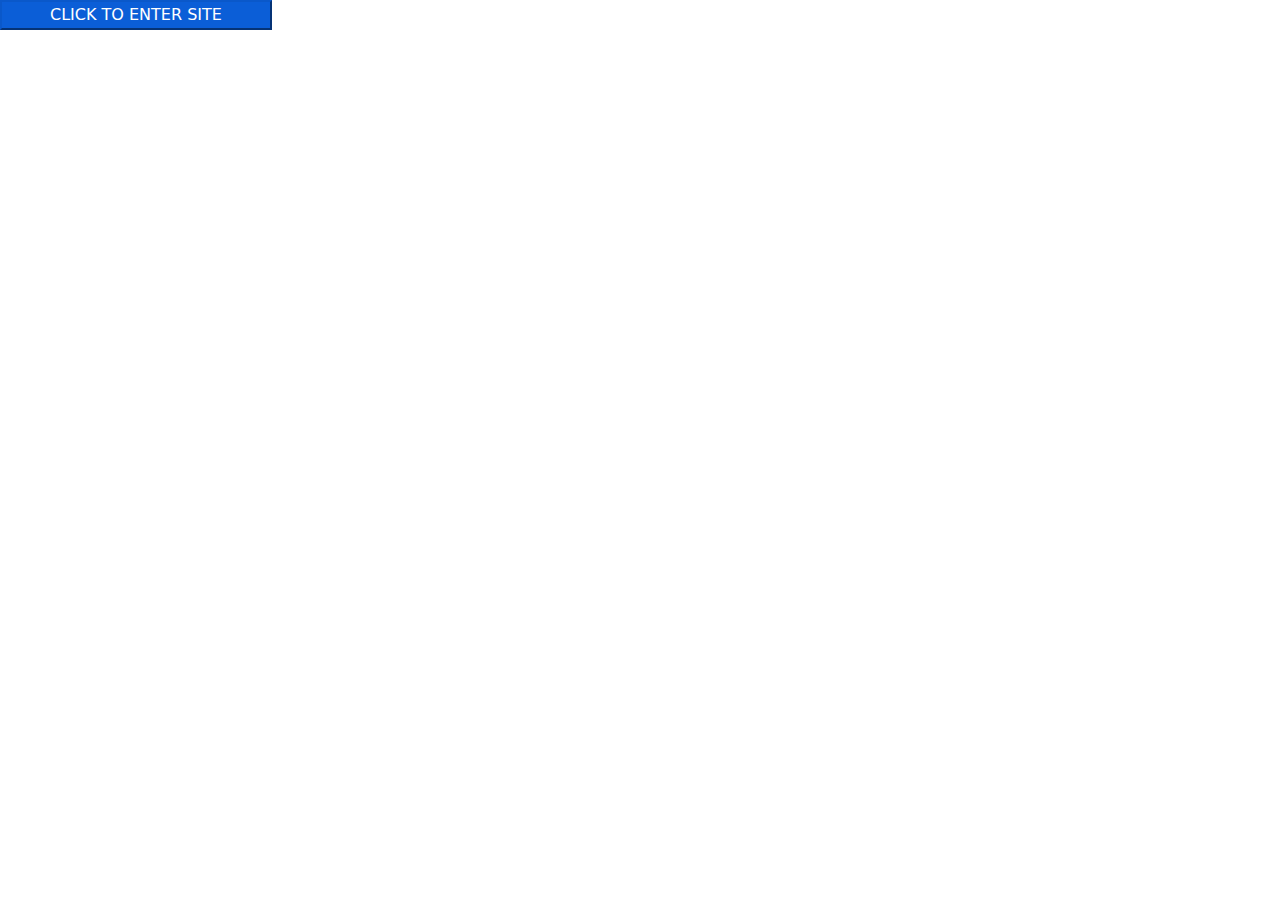
<file: index.html>
<html lang="en">
<head>
    <meta charset="UTF-8">
    <meta http-equiv="X-UA-Compatible" content="IE=edge">
    <meta name="viewport" content="width=device-width, initial-scale=1.0">
    <link rel="stylesheet" href="./css/bootstrap.min.css">
    <title>test</title>
</head>
<body>
    <div>
        <a href="recruit-anonymous-update.html"><button class="btn-primary px-5">CLICK TO ENTER SITE</button></a>
    </div>
</body>
</html>
</file>
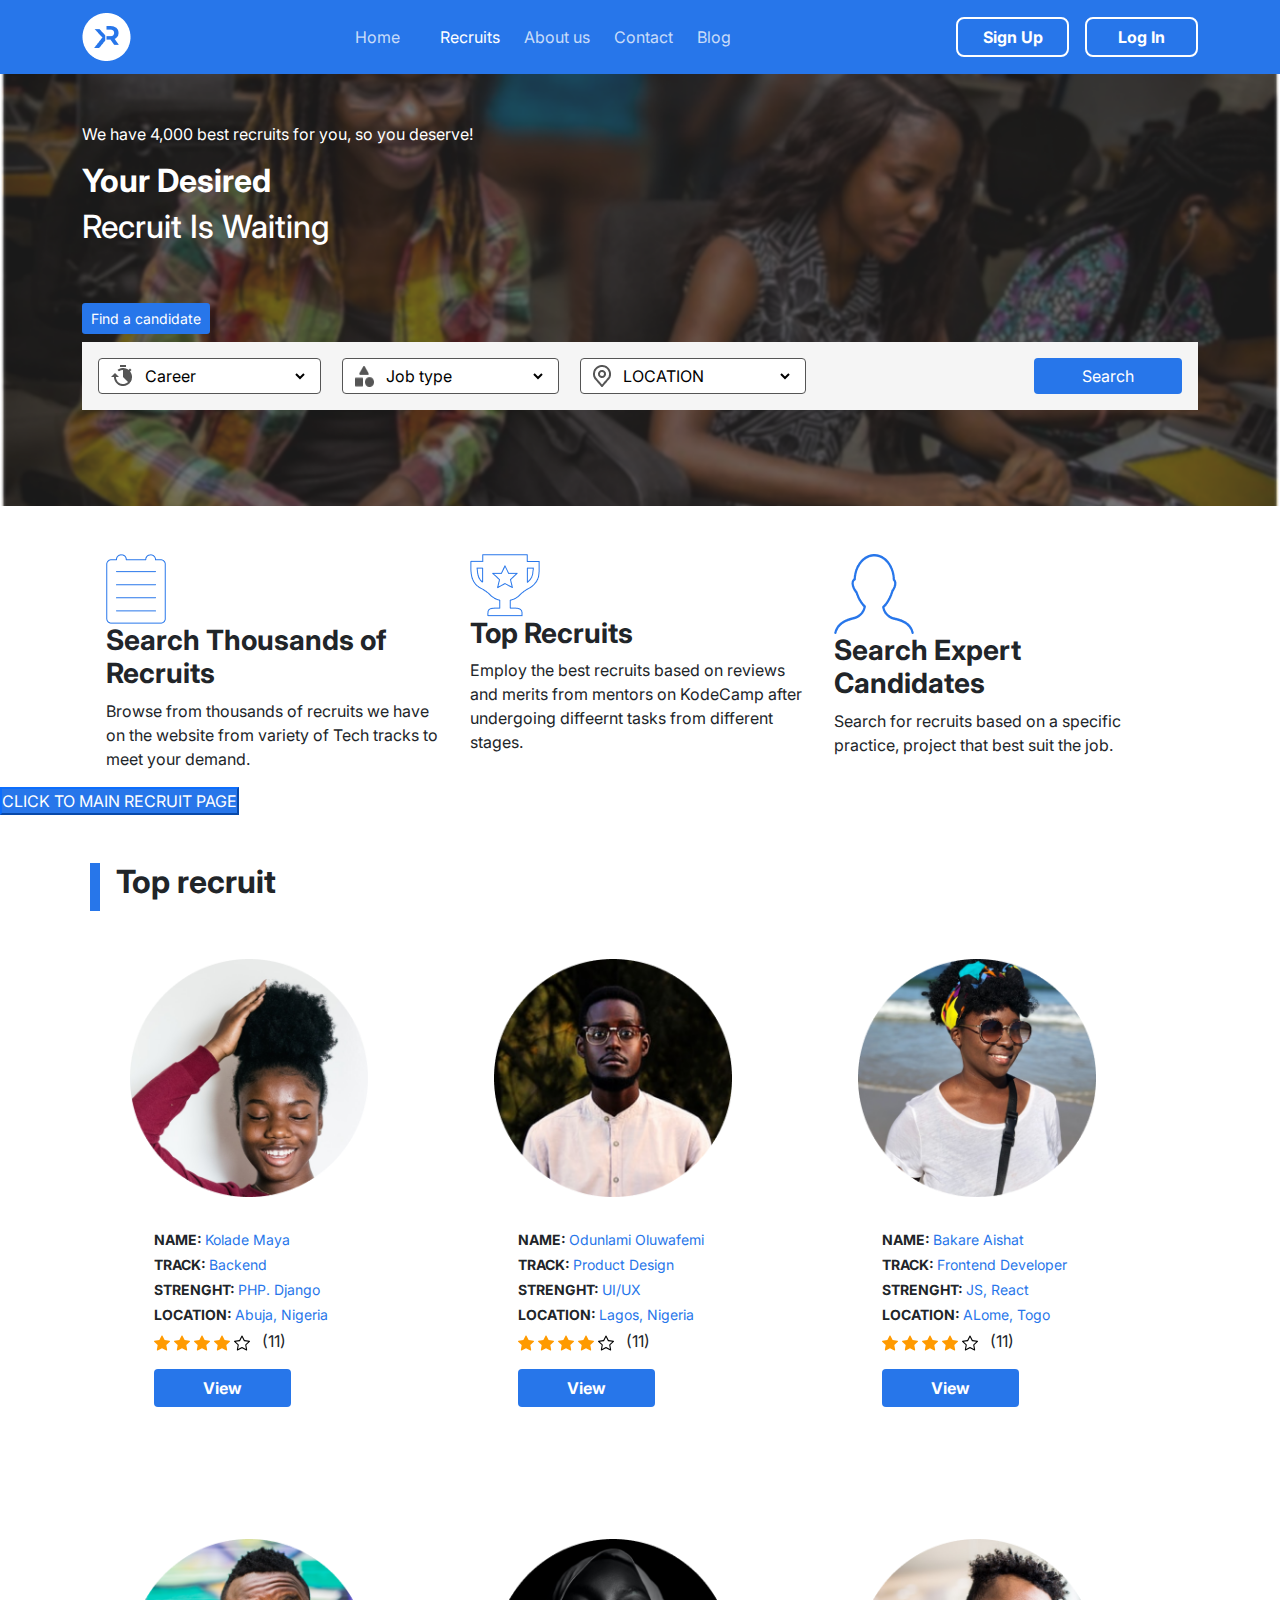
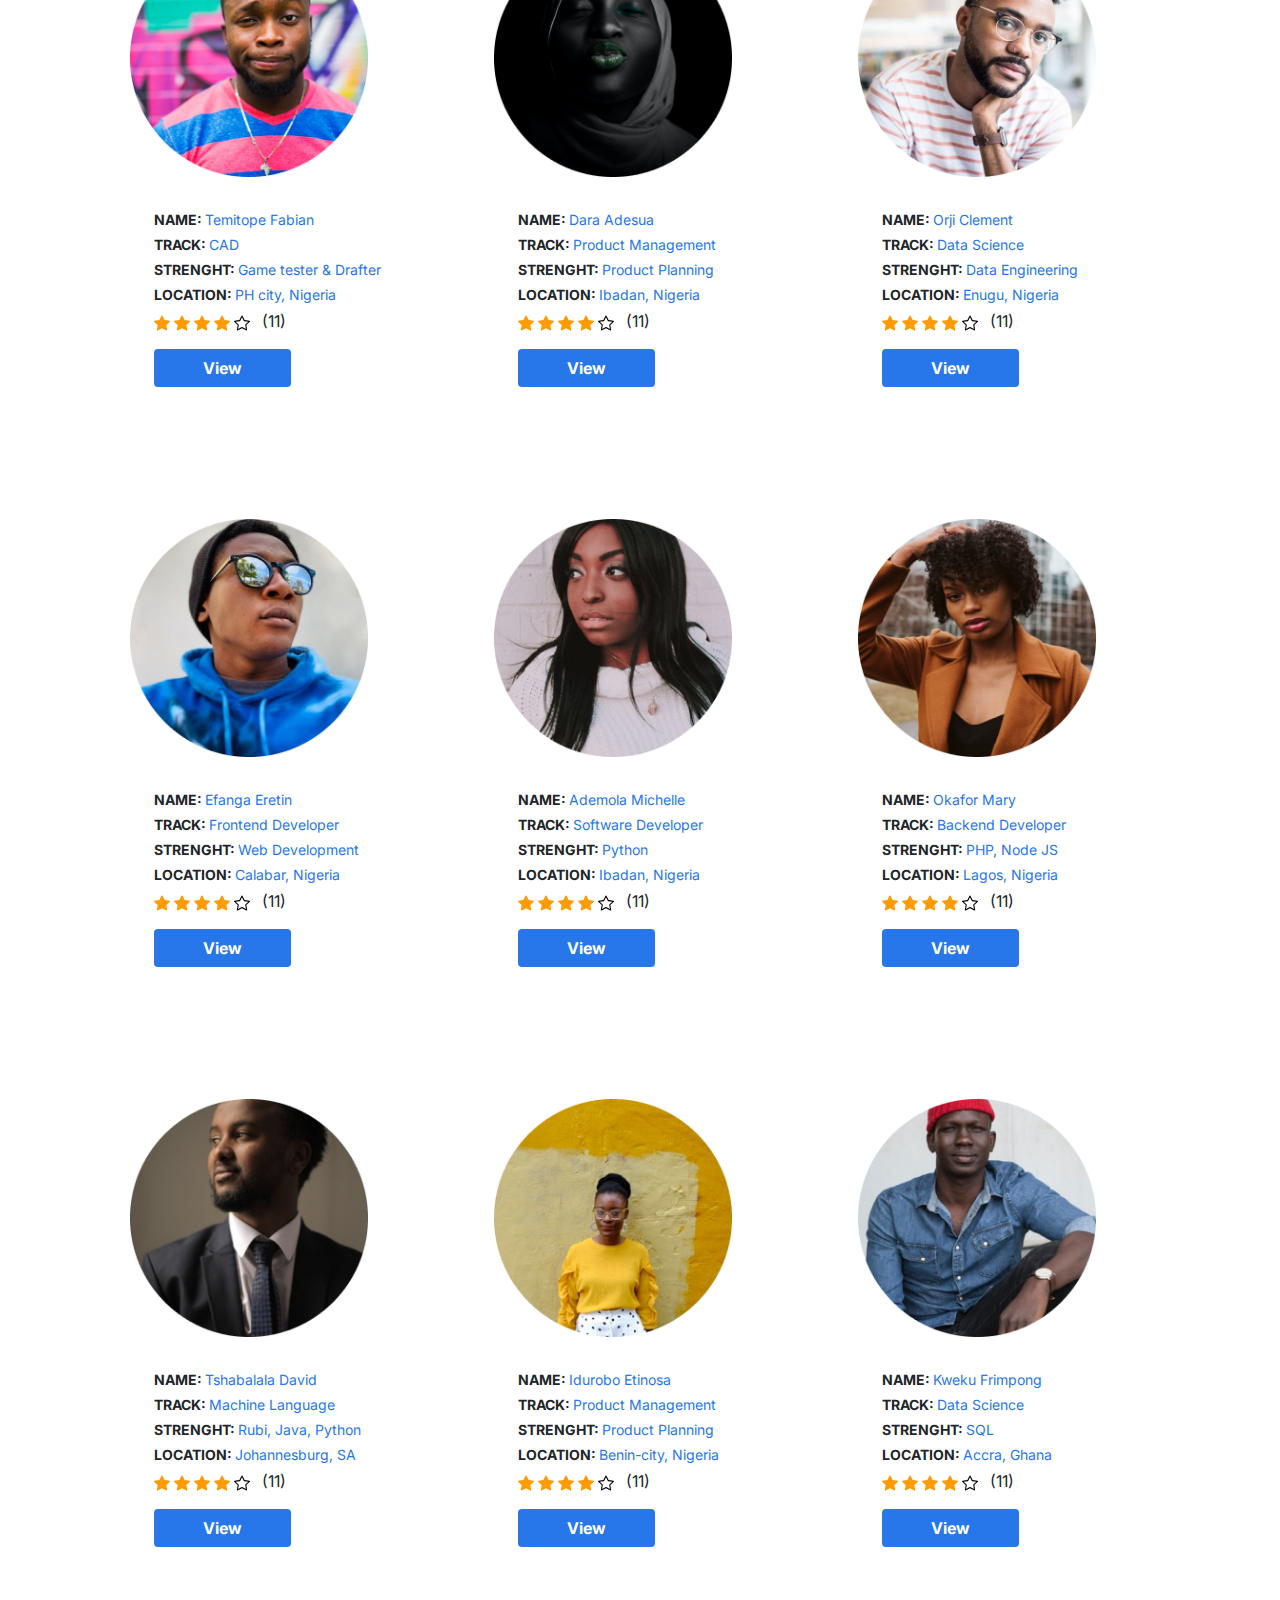
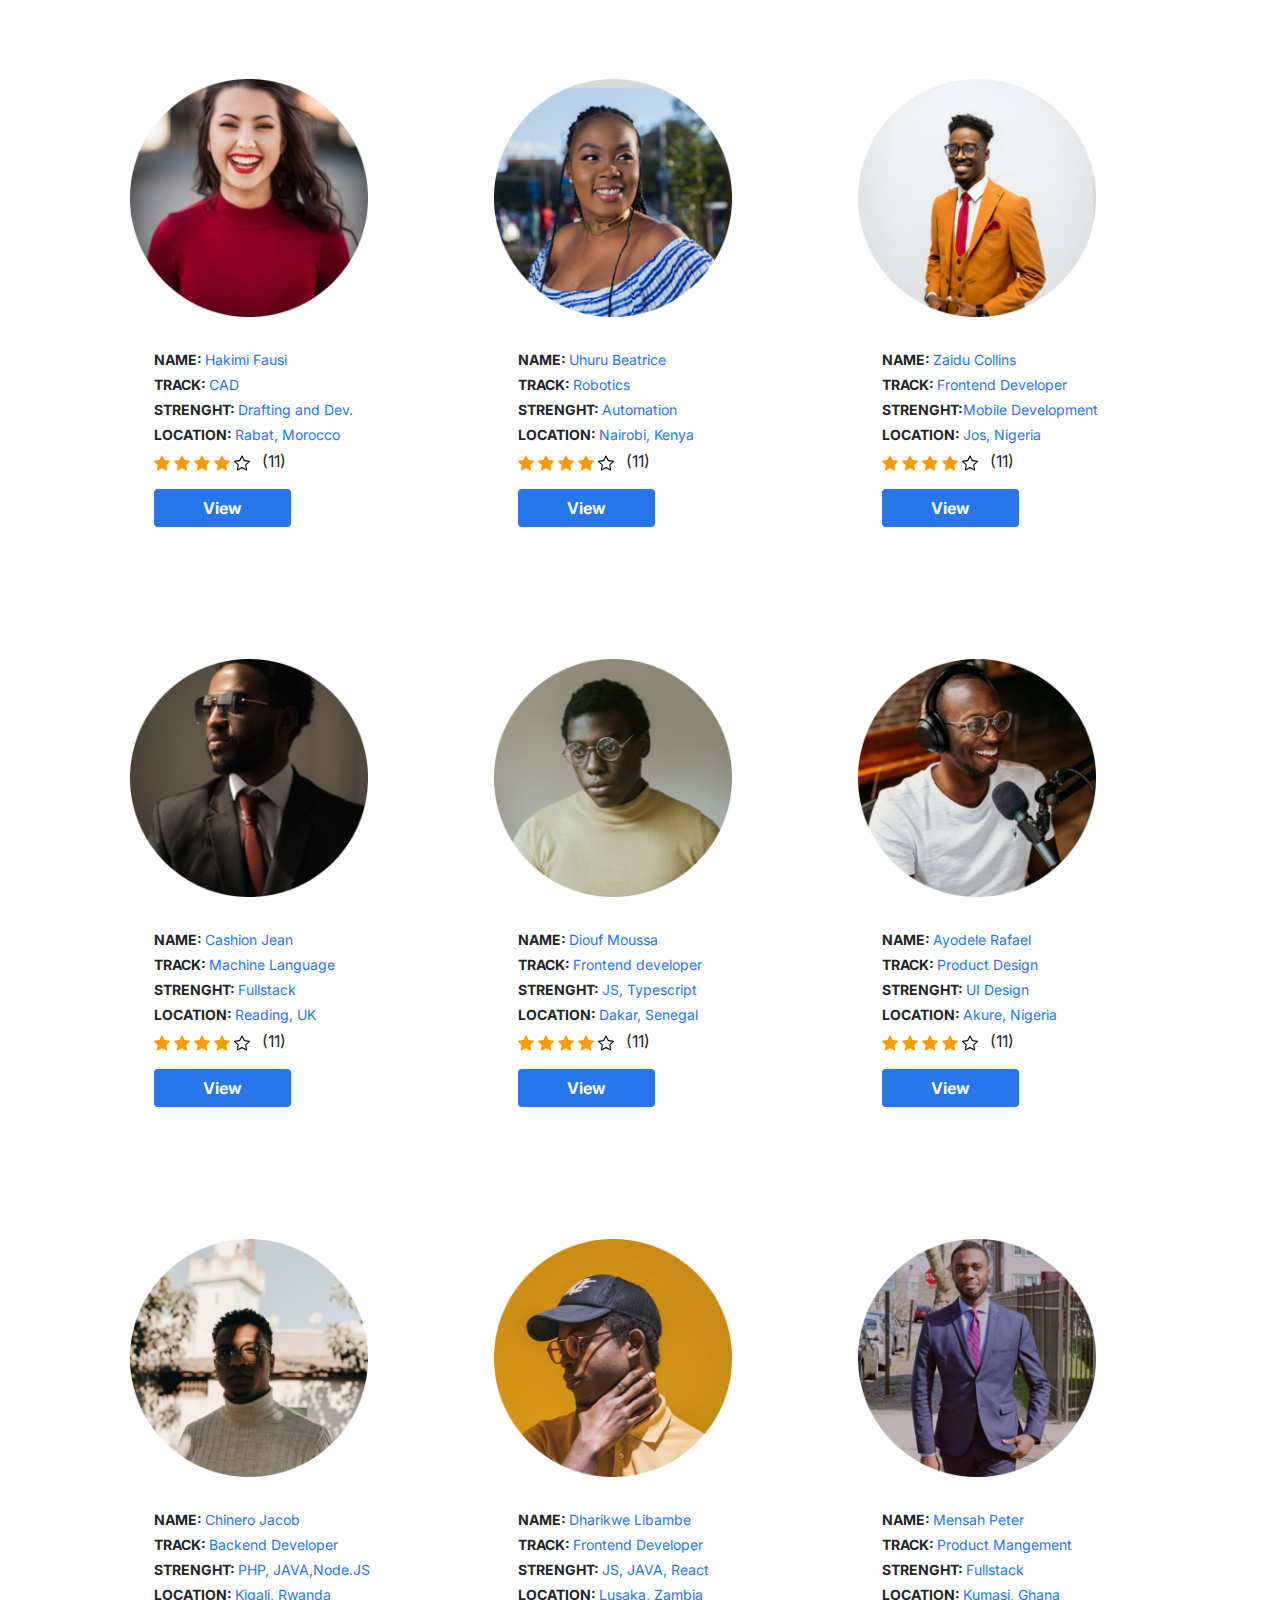
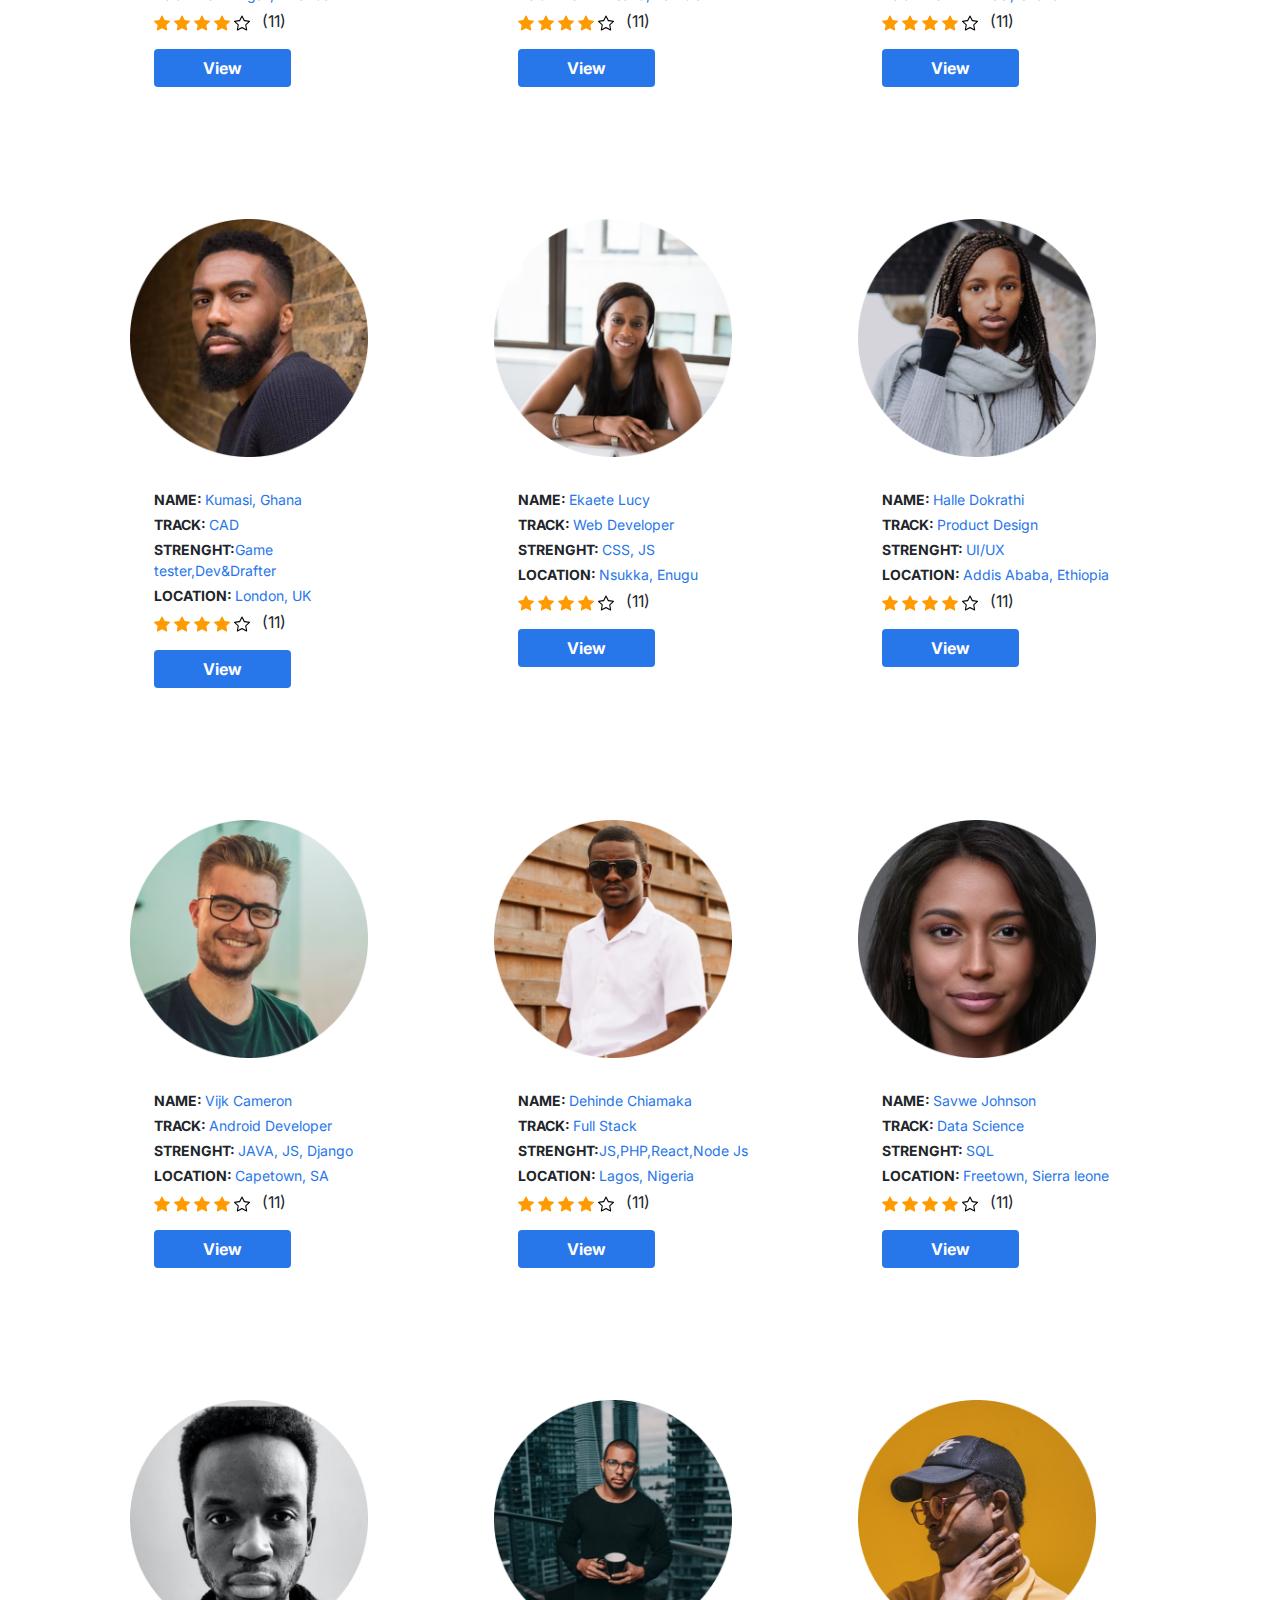
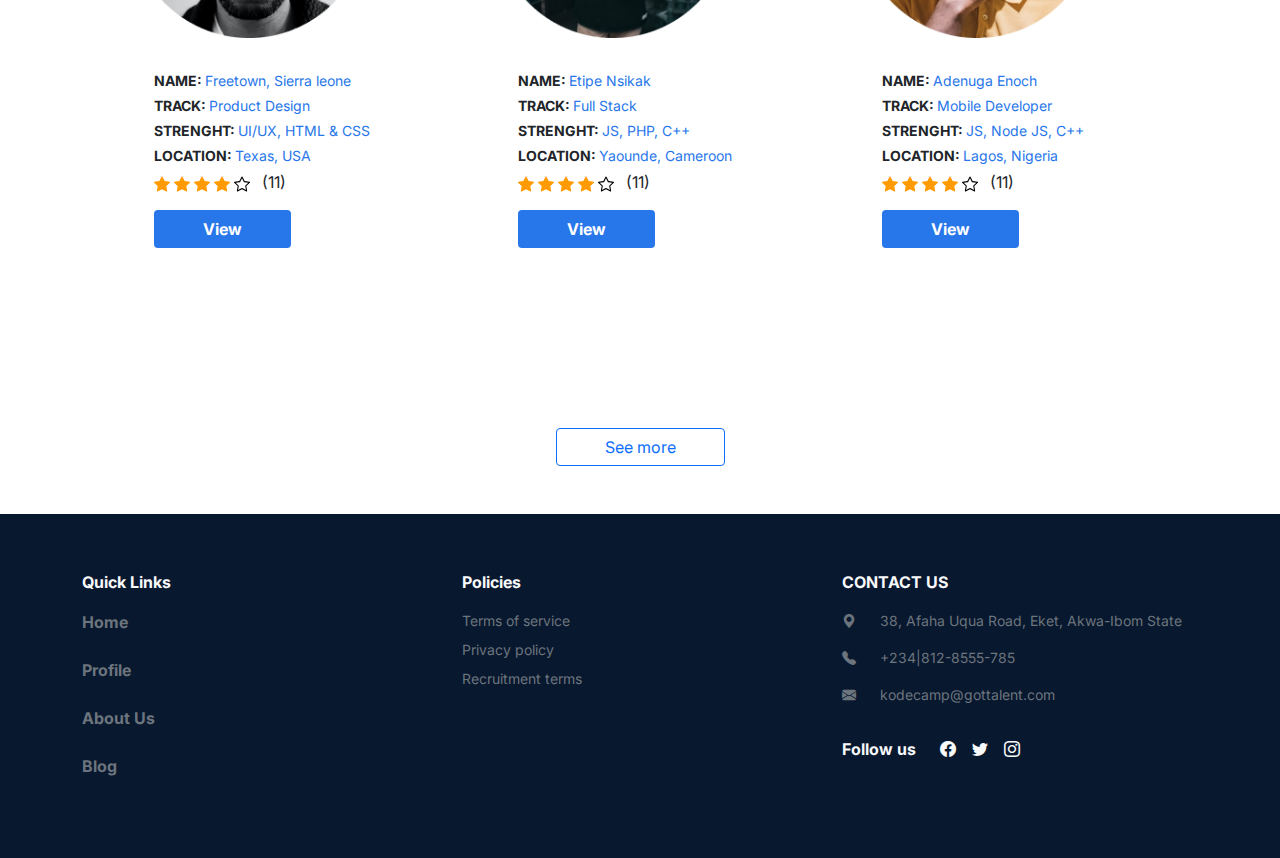
<file: recruit-anonymous-update.html>
<!DOCTYPE html>
<html lang="en">
<head>
    <meta charset="UTF-8">
    <meta http-equiv="X-UA-Compatible" content="IE=edge">
    <meta name="viewport" content="width=device-width, initial-scale=1.0">
    <link rel="stylesheet" href="css/bootstrap.min.css">
    <link rel="stylesheet" href="css/recruit-update.css">
    <link rel="stylesheet" href="https://cdn.jsdelivr.net/npm/bootstrap-icons@1.8.3/font/bootstrap-icons.css">
    <link rel="stylesheet" href="css/header-footer-anonymous-user.css">
    <title>Recruit-Anonymous-updated</title>
</head>
<body>
  <header>
    <nav class="navbar navbar-expand-lg navbar-dark bg-blue">
        <div class="container">
          <a class="navbar-brand me-5 pe-5 active" aria-current="page" href="index.html"><img src="img/anonymous-user-header-logo.png" alt="Logo"></a>
          <button class="navbar-toggler" type="button" data-bs-toggle="collapse" data-bs-target="#navbarSupportedContent" aria-controls="navbarSupportedContent" aria-expanded="false" aria-label="Toggle navigation">
            <span class="navbar-toggler-icon"></span>
          </button>
          <div class="collapse navbar-collapse" id="navbarSupportedContent">
            <ul class="navbar-nav ms-lg-5 ps-lg-5 mb-2 mb-lg-0">
              <li class="nav-item">
                <a class="nav-link ms-lg-4 mobile"  href="index.html">Home</a>
              </li>
              <li class="nav-item">
                <a class="nav-link ms-lg-4  active"aria-current="page" href="recruit-anonymous.html">Recruits</a>
              </li>
              <li class="nav-item">
                <a class="nav-link ms-lg-2" href="about-us.html">About us</a>
              </li>
              <li class="nav-item">
                <a class="nav-link ms-lg-2" href="contact-page.html">Contact</a>
              </li>
              <li class="nav-item">
                <a class="nav-link ms-lg-2" href="blog.html">Blog</a>
              </li>
            </ul>
            <ul class="navbar-nav ms-lg-auto mb-2 mb-lg-0">
                <li class="nav-item me-lg-3">
                    <a  href="signup.html" class="btn btn-outline-blue fw-bold px-0">Sign Up</a>
                </li>
                <li class="nav-item">
                    <a  href="sign-in.html" class="btn btn-outline-blue fw-bold px-0">Log In</a>
                </li>
            </ul>
          </div>
        </div>
      </nav>
</header>




    <section>
        
      <div class="hero-bg mb-5">
          <div class="container w-100 hero-txt text-white align-center pt-5">
              <p>We have 4,000 best recruits for you, so you deserve!</p>
              <h2 class="fw-bold fs-2">Your Desired</h2>
              <h2 class="fs-2">Recruit Is Waiting</h2>
              <div class="py-5">
                <div class="text-start"><button type="button" class="btn find R-btn-primary btn-sm">Find a candidate</button></div>
                <div class="ex-hero-btn-wrap mb-5 mx-auto d-lg-flex d-md-block d-sm-block justify-content-between mt-2 bg-white p-3">
                    <div class="btn1 col-lg-8 col-12 justify-content-between d-lg-flex">
                      <div class="d-lg-none d-md-block d-sm-block text-black text-start fw-bold mt-2">Choose a career</div>
                      <div class="dropdown btn1-1">
                        <button class="btn btn-white selet bg-white select-button" type="button" id="dropdownMenuButton1" data-toggle="dropdown" aria-expanded="false">
                        <div class="d-flex bg-white">
                          <img src="img/R-icon1.png"class="pe-2">
                        <select class="selet border-0 fs-lg-3 bg-white  fs-md-4 w-100 fs-sm-5">
                          <option class="">Career</option>
                          <option value="" class="">Product design</option>
                          <option value="" class="">Frontend developer</option>
                          <li><hr class="dropdown-divider"></li>
                          <option value=""class="">Backend developer</option>
                          <li><hr class="dropdown-divider"></li>
                          <option value=""class="">Full stack</option>
                          <li><hr class="dropdown-divider"></li>
                          <option value=""class="">Mobile developer</option>
                          <li><hr class="dropdown-divider"></li>
                          <option value=""class="">Web developer</option>
                          <li><hr class="dropdown-divider"></li>
                          <option value=""class="">CAD</option>
                          <li><hr class="dropdown-divider"></li>
                          <option value=""class="">Data science</option>
                          <li><hr class="dropdown-divider"></li>
                          <option value=""class="">Product MGT</option>
                          <li><hr class="dropdown-divider"></li>
                          <option value=""class="">Machine language</option>
                        </select>
                        </div>
                        </button>
                        
                    </div>
                    
                    <div class="btn1-1"><div>
                      <div class="d-lg-none d-md-block d-sm-block text-black text-start fw-bold mt-2">Job type</div>
                      <button class="btn job selet bg-white btn-white select-button" type="button" id="dropdownMenuButton1" data-toggle="dropdown" aria-expanded="false">
                        <div class="d-flex bg-white ">
                        <img src="img/R-icon2.png"class="pe-2">
                        <select class="selet border-0 w-100 bg-white">
                          <option class="sele">Job type</option>
                          <option>Any</option>
                          <option value=""class="sele">Part-time</option>
                          <option value=""class="sele">Full-time</option>
                          <li><hr class="dropdown-divider"></li>
                          <option value=""class="sele">Remote</option>
                          <li><hr class="dropdown-divider"></li>
                          <option value=""class="sele">Internship </option>
                          <li><hr class="dropdown-divider"></li>
                          <option value=""class="sele">Temporary</option>
                          <option value=""class="sele">******************</option>
                        </select>
                        </div>
                        </button>
                        </div>
                       
                    </div>
  
                    <div class="btn1-1 dropdown col-4">
                      <div class="d-lg-none d-md-block d-sm-block text-black text-start fw-bold mt-2">LOCATION</div>
                      <button class="btn btn-white bg-white select-button selet" type="button" id="dropdownMenuButton1" data-toggle="dropdown" aria-expanded="false">
                        <div class="d-flex bg-white">
                        <img src="./img/R-icon3.png"class="pe-2">
                        <select class="selet w-100 border-0 bg-white">
                          <option class="">LOCATION</option>
                          <option value=""class="sele">Nigeria</option>
                          <option value=""class="sele">Ghana</option>
                          <li><hr class="dropdown-divider"></li>
                          <option value=""class="sele">South Africa</option>
                          <li><hr class="dropdown-divider"></li>
                          <option value=""class="sele">United kigdom</option>
                          <li><hr class="dropdown-divider"></li>
                          <option value=""class="sele">Antigua and Barbusa</option>
                          <li><hr class="dropdown-divider"></li>
                          <option value=""class="sele">Argentina</option>
                          <li><hr class="dropdown-divider"></li>
                          <option value=""class="sele">Armenia</option>
                          <li><hr class="dropdown-divider"></li>
                          <option value=""class="sele">Australia</option>
                          <li><hr class="dropdown-divider"></li>
                          <option value=""class="sele">Austria</option>
                        </select>
                       
                        </div>
                        </button>
                        
                    </div>
  
                    </div>
  
                    <div class="btn2 col-lg-4 d-md-12 d-sm-12">
                  <div class=" float-lg-end float-md-none float-sm-none">
                    <a href="recruit-ex.html"><button class="btn search R-btn-primary border-0 px-5 " type="button" id="dropdownMenuButton1" data-toggle="dropdown" aria-expanded="false">
                      Search
                    </button></a>
                  </div>
                  </div>
                  
                
  
               
            </div>
            </div>  
        </div>
  </section>

<!---END HERO SECTION-->


<section>
  <div class="section-2 container mx-auto row">
    <div class="col-lg-4 col-md-12 col-sm-12">
      <img src="./img/R-search.png" class="icon-img">
      <h3 class="fw-bold">Search Thousands of Recruits</h3>
      <p>Browse from thousands of recruits
        we have on the website from variety
        of Tech tracks to meet your demand.</p>
    </div>

    <div class="col-lg-4 col-md-12 col-sm-12">
      <img src="./img/R-top.png" class="icon-img">
      <h3 class="fw-bold">Top Recruits</h3>
      <p>Employ the best recruits based
        on reviews and merits from mentors
        on KodeCamp after undergoing
        diffeernt tasks from different stages.</p>
    </div>

    <div class="col-lg-4 col-md-12 col-sm-12">
      <img src="./img/R-expert.png" class="icon-img">
      
      <h3 class="fw-bold">Search Expert Candidates </h3>
      <p>Search for recruits based on a
        specific practice, project that best
        suit the job.</p>
    </div>
  </div>
</section>


<a href="recruit-update.html"><button class="btn-primary">CLICK TO MAIN RECRUIT PAGE </button></a>
<section>
  <div class="sec3 container mt-5 d-flex">
      <img src="./img/R-vr.png" class="ps-2 pe-3"><h3 class="fw-bold fs-2">Top recruit</h3>
  </div>
  <div class=" container mt-5 d-lg-flex mx-auto sec3-row1 row ">
      
      <div class="card-div col-lg-4 col-md-6 col-sm-12 ">
      <div class="carrd mx-auto mb-3" style="">
          <img src="./img/R-img1.png" class="card-img-top ms-4 mb-3" alt="...">
          <div class="card-body px-5">
            <p class="card-text mb-1"><span class="fw-bold">NAME: </span><span class="R-text-primary">Kolade Maya</span></p>
            <p class="card-text mb-1"><span class="fw-bold">TRACK: </span><span class="R-text-primary">Backend</span></p>
            <p class="card-text mb-1"><span class="fw-bold">STRENGHT: </span><span class="R-text-primary">PHP. Django</span></p>
            <p class="card-text mb-1"><span class="fw-bold">LOCATION: </span><span class="R-text-primary">Abuja, Nigeria</span></p>
            <p>
              <svg xmlns="http://www.w3.org/2000/svg" width="16" height="16" fill="#FF9A00" class="bi bi-star-fill" viewBox="0 0 16 16">
                  <path d="M3.612 15.443c-.386.198-.824-.149-.746-.592l.83-4.73L.173 6.765c-.329-.314-.158-.888.283-.95l4.898-.696L7.538.792c.197-.39.73-.39.927 0l2.184 4.327 4.898.696c.441.062.612.636.282.95l-3.522 3.356.83 4.73c.078.443-.36.79-.746.592L8 13.187l-4.389 2.256z"/>
                </svg>

                <svg xmlns="http://www.w3.org/2000/svg" width="16" height="16" fill="#FF9A00" class="bi bi-star-fill" viewBox="0 0 16 16">
                  <path d="M3.612 15.443c-.386.198-.824-.149-.746-.592l.83-4.73L.173 6.765c-.329-.314-.158-.888.283-.95l4.898-.696L7.538.792c.197-.39.73-.39.927 0l2.184 4.327 4.898.696c.441.062.612.636.282.95l-3.522 3.356.83 4.73c.078.443-.36.79-.746.592L8 13.187l-4.389 2.256z"/>
                </svg>

                <svg xmlns="http://www.w3.org/2000/svg" width="16" height="16" fill="#FF9A00" class="bi bi-star-fill" viewBox="0 0 16 16">
                  <path d="M3.612 15.443c-.386.198-.824-.149-.746-.592l.83-4.73L.173 6.765c-.329-.314-.158-.888.283-.95l4.898-.696L7.538.792c.197-.39.73-.39.927 0l2.184 4.327 4.898.696c.441.062.612.636.282.95l-3.522 3.356.83 4.73c.078.443-.36.79-.746.592L8 13.187l-4.389 2.256z"/>
                </svg>

                <svg xmlns="http://www.w3.org/2000/svg" width="16" height="16" fill="#FF9A00" class="bi bi-star-fill" viewBox="0 0 16 16">
                  <path d="M3.612 15.443c-.386.198-.824-.149-.746-.592l.83-4.73L.173 6.765c-.329-.314-.158-.888.283-.95l4.898-.696L7.538.792c.197-.39.73-.39.927 0l2.184 4.327 4.898.696c.441.062.612.636.282.95l-3.522 3.356.83 4.73c.078.443-.36.79-.746.592L8 13.187l-4.389 2.256z"/>
                </svg>

              <svg xmlns="http://www.w3.org/2000/svg" width="16" height="16" fill="#000000" class="" viewBox="0 0 16 16">
                  <path d="M2.866 14.85c-.078.444.36.791.746.593l4.39-2.256 4.389 2.256c.386.198.824-.149.746-.592l-.83-4.73 3.522-3.356c.33-.314.16-.888-.282-.95l-4.898-.696L8.465.792a.513.513 0 0 0-.927 0L5.354 5.12l-4.898.696c-.441.062-.612.636-.283.95l3.523 3.356-.83 4.73zm4.905-2.767-3.686 1.894.694-3.957a.565.565 0 0 0-.163-.505L1.71 6.745l4.052-.576a.525.525 0 0 0 .393-.288L8 2.223l1.847 3.658a.525.525 0 0 0 .393.288l4.052.575-2.906 2.77a.565.565 0 0 0-.163.506l.694 3.957-3.686-1.894a.503.503 0 0 0-.461 0z"/>
                </svg>
                <span class="ps-2">(11)</span>
            </p>
            <a href="sign-in.html" class="btn R-btn-primary fw-bold px-5">View</a>
          </div>
        </div>
        </div>
        
        <div class="card-div col-lg-4 col-md-6 col-sm-12">
        <div class="carrd mx-auto mb-3 " style="">
          <img src="./img/R-img2.png" class="card-img-top ms-4 mb-3"alt="...">
          <div class="card-body px-5">
            <p class="card-text mb-1"><span class="fw-bold">NAME: </span><span class="R-text-primary">Odunlami Oluwafemi</span></p>
            <p class="card-text mb-1"><span class="fw-bold">TRACK: </span><span class="R-text-primary">Product Design</span></p>
            <p class="card-text mb-1"><span class="fw-bold">STRENGHT: </span><span class="R-text-primary">UI/UX</span></p>
            <p class="card-text mb-1"><span class="fw-bold">LOCATION: </span><span class="R-text-primary">Lagos, Nigeria</span></p>
            <p>
              <svg xmlns="http://www.w3.org/2000/svg" width="16" height="16" fill="#FF9A00" class="bi bi-star-fill" viewBox="0 0 16 16">
                  <path d="M3.612 15.443c-.386.198-.824-.149-.746-.592l.83-4.73L.173 6.765c-.329-.314-.158-.888.283-.95l4.898-.696L7.538.792c.197-.39.73-.39.927 0l2.184 4.327 4.898.696c.441.062.612.636.282.95l-3.522 3.356.83 4.73c.078.443-.36.79-.746.592L8 13.187l-4.389 2.256z"/>
                </svg>

                <svg xmlns="http://www.w3.org/2000/svg" width="16" height="16" fill="#FF9A00" class="bi bi-star-fill" viewBox="0 0 16 16">
                  <path d="M3.612 15.443c-.386.198-.824-.149-.746-.592l.83-4.73L.173 6.765c-.329-.314-.158-.888.283-.95l4.898-.696L7.538.792c.197-.39.73-.39.927 0l2.184 4.327 4.898.696c.441.062.612.636.282.95l-3.522 3.356.83 4.73c.078.443-.36.79-.746.592L8 13.187l-4.389 2.256z"/>
                </svg>

                <svg xmlns="http://www.w3.org/2000/svg" width="16" height="16" fill="#FF9A00" class="bi bi-star-fill" viewBox="0 0 16 16">
                  <path d="M3.612 15.443c-.386.198-.824-.149-.746-.592l.83-4.73L.173 6.765c-.329-.314-.158-.888.283-.95l4.898-.696L7.538.792c.197-.39.73-.39.927 0l2.184 4.327 4.898.696c.441.062.612.636.282.95l-3.522 3.356.83 4.73c.078.443-.36.79-.746.592L8 13.187l-4.389 2.256z"/>
                </svg>

                <svg xmlns="http://www.w3.org/2000/svg" width="16" height="16" fill="#FF9A00" class="bi bi-star-fill" viewBox="0 0 16 16">
                  <path d="M3.612 15.443c-.386.198-.824-.149-.746-.592l.83-4.73L.173 6.765c-.329-.314-.158-.888.283-.95l4.898-.696L7.538.792c.197-.39.73-.39.927 0l2.184 4.327 4.898.696c.441.062.612.636.282.95l-3.522 3.356.83 4.73c.078.443-.36.79-.746.592L8 13.187l-4.389 2.256z"/>
                </svg>

              <svg xmlns="http://www.w3.org/2000/svg" width="16" height="16" fill="#000000" class="" viewBox="0 0 16 16">
                  <path d="M2.866 14.85c-.078.444.36.791.746.593l4.39-2.256 4.389 2.256c.386.198.824-.149.746-.592l-.83-4.73 3.522-3.356c.33-.314.16-.888-.282-.95l-4.898-.696L8.465.792a.513.513 0 0 0-.927 0L5.354 5.12l-4.898.696c-.441.062-.612.636-.283.95l3.523 3.356-.83 4.73zm4.905-2.767-3.686 1.894.694-3.957a.565.565 0 0 0-.163-.505L1.71 6.745l4.052-.576a.525.525 0 0 0 .393-.288L8 2.223l1.847 3.658a.525.525 0 0 0 .393.288l4.052.575-2.906 2.77a.565.565 0 0 0-.163.506l.694 3.957-3.686-1.894a.503.503 0 0 0-.461 0z"/>
                </svg>
                <span class="ps-2">(11)</span>
            </p>
            <a href="sign-in.html" class="btn R-btn-primary fw-bold px-5">View</a>
          </div>
        </div>
        </div>

        <div class="card-div col-lg-4 col-md-6 col-sm-12 mx-sm-auto mx-md-auto">
        <div class="carrd mx-auto mb-3" style="">
          <img src="./img/R-img3.png" class="card-img-top ms-4 mb-3" alt="...">
          <div class="card-body px-5">
            <p class="card-text mb-1"><span class="fw-bold">NAME: </span><span class="R-text-primary">Bakare Aishat</span></p>
            <p class="card-text mb-1"><span class="fw-bold">TRACK: </span><span class="R-text-primary">Frontend Developer</span></p>
            <p class="card-text mb-1"><span class="fw-bold">STRENGHT: </span><span class="R-text-primary">JS, React</span></p>
            <p class="card-text mb-1"><span class="fw-bold">LOCATION: </span><span class="R-text-primary">ALome, Togo</span></p>
            <p>
              <svg xmlns="http://www.w3.org/2000/svg" width="16" height="16" fill="#FF9A00" class="bi bi-star-fill" viewBox="0 0 16 16">
                  <path d="M3.612 15.443c-.386.198-.824-.149-.746-.592l.83-4.73L.173 6.765c-.329-.314-.158-.888.283-.95l4.898-.696L7.538.792c.197-.39.73-.39.927 0l2.184 4.327 4.898.696c.441.062.612.636.282.95l-3.522 3.356.83 4.73c.078.443-.36.79-.746.592L8 13.187l-4.389 2.256z"/>
                </svg>

                <svg xmlns="http://www.w3.org/2000/svg" width="16" height="16" fill="#FF9A00" class="bi bi-star-fill" viewBox="0 0 16 16">
                  <path d="M3.612 15.443c-.386.198-.824-.149-.746-.592l.83-4.73L.173 6.765c-.329-.314-.158-.888.283-.95l4.898-.696L7.538.792c.197-.39.73-.39.927 0l2.184 4.327 4.898.696c.441.062.612.636.282.95l-3.522 3.356.83 4.73c.078.443-.36.79-.746.592L8 13.187l-4.389 2.256z"/>
                </svg>

                <svg xmlns="http://www.w3.org/2000/svg" width="16" height="16" fill="#FF9A00" class="bi bi-star-fill" viewBox="0 0 16 16">
                  <path d="M3.612 15.443c-.386.198-.824-.149-.746-.592l.83-4.73L.173 6.765c-.329-.314-.158-.888.283-.95l4.898-.696L7.538.792c.197-.39.73-.39.927 0l2.184 4.327 4.898.696c.441.062.612.636.282.95l-3.522 3.356.83 4.73c.078.443-.36.79-.746.592L8 13.187l-4.389 2.256z"/>
                </svg>

                <svg xmlns="http://www.w3.org/2000/svg" width="16" height="16" fill="#FF9A00" class="bi bi-star-fill" viewBox="0 0 16 16">
                  <path d="M3.612 15.443c-.386.198-.824-.149-.746-.592l.83-4.73L.173 6.765c-.329-.314-.158-.888.283-.95l4.898-.696L7.538.792c.197-.39.73-.39.927 0l2.184 4.327 4.898.696c.441.062.612.636.282.95l-3.522 3.356.83 4.73c.078.443-.36.79-.746.592L8 13.187l-4.389 2.256z"/>
                </svg>

              <svg xmlns="http://www.w3.org/2000/svg" width="16" height="16" fill="#000000" class="" viewBox="0 0 16 16">
                  <path d="M2.866 14.85c-.078.444.36.791.746.593l4.39-2.256 4.389 2.256c.386.198.824-.149.746-.592l-.83-4.73 3.522-3.356c.33-.314.16-.888-.282-.95l-4.898-.696L8.465.792a.513.513 0 0 0-.927 0L5.354 5.12l-4.898.696c-.441.062-.612.636-.283.95l3.523 3.356-.83 4.73zm4.905-2.767-3.686 1.894.694-3.957a.565.565 0 0 0-.163-.505L1.71 6.745l4.052-.576a.525.525 0 0 0 .393-.288L8 2.223l1.847 3.658a.525.525 0 0 0 .393.288l4.052.575-2.906 2.77a.565.565 0 0 0-.163.506l.694 3.957-3.686-1.894a.503.503 0 0 0-.461 0z"/>
                </svg>
                <span class="ps-2">(11)</span>
            </p>
            <a href="sign-in.html" class="btn R-btn-primary fw-bold px-5">View</a>
          </div>
        </div>
        </div>

  <!---Another section-->

  
      
      <div class="card-div col-lg-4 col-md-6 col-sm-12 mx-sm-auto">
      <div class="carrd mx-auto mb-3" style="">
          <img src="./img/R-img4.png" class="card-img-top ms-4 mb-3" alt="...">
          <div class="card-body px-5">
            <p class="card-text mb-1"><span class="fw-bold">NAME: </span><span class="R-text-primary">Temitope Fabian</span></p>
            <p class="card-text mb-1"><span class="fw-bold">TRACK: </span><span class="R-text-primary">CAD</span></p>
            <p class="card-text mb-1"><span class="fw-bold">STRENGHT: </span><span class="R-text-primary">Game tester & Drafter</span></p>
            <p class="card-text mb-1"><span class="fw-bold">LOCATION: </span><span class="R-text-primary">PH city, Nigeria</span></p>
            <p>
              <svg xmlns="http://www.w3.org/2000/svg" width="16" height="16" fill="#FF9A00" class="bi bi-star-fill" viewBox="0 0 16 16">
                  <path d="M3.612 15.443c-.386.198-.824-.149-.746-.592l.83-4.73L.173 6.765c-.329-.314-.158-.888.283-.95l4.898-.696L7.538.792c.197-.39.73-.39.927 0l2.184 4.327 4.898.696c.441.062.612.636.282.95l-3.522 3.356.83 4.73c.078.443-.36.79-.746.592L8 13.187l-4.389 2.256z"/>
                </svg>

                <svg xmlns="http://www.w3.org/2000/svg" width="16" height="16" fill="#FF9A00" class="bi bi-star-fill" viewBox="0 0 16 16">
                  <path d="M3.612 15.443c-.386.198-.824-.149-.746-.592l.83-4.73L.173 6.765c-.329-.314-.158-.888.283-.95l4.898-.696L7.538.792c.197-.39.73-.39.927 0l2.184 4.327 4.898.696c.441.062.612.636.282.95l-3.522 3.356.83 4.73c.078.443-.36.79-.746.592L8 13.187l-4.389 2.256z"/>
                </svg>

                <svg xmlns="http://www.w3.org/2000/svg" width="16" height="16" fill="#FF9A00" class="bi bi-star-fill" viewBox="0 0 16 16">
                  <path d="M3.612 15.443c-.386.198-.824-.149-.746-.592l.83-4.73L.173 6.765c-.329-.314-.158-.888.283-.95l4.898-.696L7.538.792c.197-.39.73-.39.927 0l2.184 4.327 4.898.696c.441.062.612.636.282.95l-3.522 3.356.83 4.73c.078.443-.36.79-.746.592L8 13.187l-4.389 2.256z"/>
                </svg>

                <svg xmlns="http://www.w3.org/2000/svg" width="16" height="16" fill="#FF9A00" class="bi bi-star-fill" viewBox="0 0 16 16">
                  <path d="M3.612 15.443c-.386.198-.824-.149-.746-.592l.83-4.73L.173 6.765c-.329-.314-.158-.888.283-.95l4.898-.696L7.538.792c.197-.39.73-.39.927 0l2.184 4.327 4.898.696c.441.062.612.636.282.95l-3.522 3.356.83 4.73c.078.443-.36.79-.746.592L8 13.187l-4.389 2.256z"/>
                </svg>

              <svg xmlns="http://www.w3.org/2000/svg" width="16" height="16" fill="#000000" class="" viewBox="0 0 16 16">
                  <path d="M2.866 14.85c-.078.444.36.791.746.593l4.39-2.256 4.389 2.256c.386.198.824-.149.746-.592l-.83-4.73 3.522-3.356c.33-.314.16-.888-.282-.95l-4.898-.696L8.465.792a.513.513 0 0 0-.927 0L5.354 5.12l-4.898.696c-.441.062-.612.636-.283.95l3.523 3.356-.83 4.73zm4.905-2.767-3.686 1.894.694-3.957a.565.565 0 0 0-.163-.505L1.71 6.745l4.052-.576a.525.525 0 0 0 .393-.288L8 2.223l1.847 3.658a.525.525 0 0 0 .393.288l4.052.575-2.906 2.77a.565.565 0 0 0-.163.506l.694 3.957-3.686-1.894a.503.503 0 0 0-.461 0z"/>
                </svg>
                <span class="ps-2">(11)</span>
            </p>
            <a href="sign-in.html" class="btn R-btn-primary fw-bold px-5">View</a>
          </div>
        </div>
        </div>
        
        <div class="card-div col-lg-4 col-md-6 col-sm-12 mx-sm-auto">
        <div class="carrd mx-auto mb-3" style="">
          <img src="./img/R-img5.png" class="card-img-top ms-4 mb-3" alt="...">
          <div class="card-body px-5">
            <p class="card-text mb-1"><span class="fw-bold">NAME: </span><span class="R-text-primary">Dara Adesua</span></p>
            <p class="card-text mb-1"><span class="fw-bold">TRACK: </span><span class="R-text-primary">Product Management</span></p>
            <p class="card-text mb-1"><span class="fw-bold">STRENGHT: </span><span class="R-text-primary">Product Planning</span></p>
            <p class="card-text mb-1"><span class="fw-bold">LOCATION: </span><span class="R-text-primary">Ibadan, Nigeria</span></p>
            <p>
              <svg xmlns="http://www.w3.org/2000/svg" width="16" height="16" fill="#FF9A00" class="bi bi-star-fill" viewBox="0 0 16 16">
                  <path d="M3.612 15.443c-.386.198-.824-.149-.746-.592l.83-4.73L.173 6.765c-.329-.314-.158-.888.283-.95l4.898-.696L7.538.792c.197-.39.73-.39.927 0l2.184 4.327 4.898.696c.441.062.612.636.282.95l-3.522 3.356.83 4.73c.078.443-.36.79-.746.592L8 13.187l-4.389 2.256z"/>
                </svg>

                <svg xmlns="http://www.w3.org/2000/svg" width="16" height="16" fill="#FF9A00" class="bi bi-star-fill" viewBox="0 0 16 16">
                  <path d="M3.612 15.443c-.386.198-.824-.149-.746-.592l.83-4.73L.173 6.765c-.329-.314-.158-.888.283-.95l4.898-.696L7.538.792c.197-.39.73-.39.927 0l2.184 4.327 4.898.696c.441.062.612.636.282.95l-3.522 3.356.83 4.73c.078.443-.36.79-.746.592L8 13.187l-4.389 2.256z"/>
                </svg>

                <svg xmlns="http://www.w3.org/2000/svg" width="16" height="16" fill="#FF9A00" class="bi bi-star-fill" viewBox="0 0 16 16">
                  <path d="M3.612 15.443c-.386.198-.824-.149-.746-.592l.83-4.73L.173 6.765c-.329-.314-.158-.888.283-.95l4.898-.696L7.538.792c.197-.39.73-.39.927 0l2.184 4.327 4.898.696c.441.062.612.636.282.95l-3.522 3.356.83 4.73c.078.443-.36.79-.746.592L8 13.187l-4.389 2.256z"/>
                </svg>

                <svg xmlns="http://www.w3.org/2000/svg" width="16" height="16" fill="#FF9A00" class="bi bi-star-fill" viewBox="0 0 16 16">
                  <path d="M3.612 15.443c-.386.198-.824-.149-.746-.592l.83-4.73L.173 6.765c-.329-.314-.158-.888.283-.95l4.898-.696L7.538.792c.197-.39.73-.39.927 0l2.184 4.327 4.898.696c.441.062.612.636.282.95l-3.522 3.356.83 4.73c.078.443-.36.79-.746.592L8 13.187l-4.389 2.256z"/>
                </svg>

              <svg xmlns="http://www.w3.org/2000/svg" width="16" height="16" fill="#000000" class="" viewBox="0 0 16 16">
                  <path d="M2.866 14.85c-.078.444.36.791.746.593l4.39-2.256 4.389 2.256c.386.198.824-.149.746-.592l-.83-4.73 3.522-3.356c.33-.314.16-.888-.282-.95l-4.898-.696L8.465.792a.513.513 0 0 0-.927 0L5.354 5.12l-4.898.696c-.441.062-.612.636-.283.95l3.523 3.356-.83 4.73zm4.905-2.767-3.686 1.894.694-3.957a.565.565 0 0 0-.163-.505L1.71 6.745l4.052-.576a.525.525 0 0 0 .393-.288L8 2.223l1.847 3.658a.525.525 0 0 0 .393.288l4.052.575-2.906 2.77a.565.565 0 0 0-.163.506l.694 3.957-3.686-1.894a.503.503 0 0 0-.461 0z"/>
                </svg>
                <span class="ps-2">(11)</span>
            </p>
            <a href="sign-in.html" class="btn R-btn-primary fw-bold px-5">View</a>
          </div>
        </div>
        </div>

        <div class="card-div col-lg-4 col-md-6 col-sm-12 mx-sm-auto mx-md-auto">
        <div class="carrd mx-auto mb-3" style="">
          <img src="./img/R-img6.png" class="card-img-top ms-4 mb-3" alt="...">
          <div class="card-body px-5">
            <p class="card-text mb-1"><span class="fw-bold">NAME: </span><span class="R-text-primary">Orji Clement</span></p>
            <p class="card-text mb-1"><span class="fw-bold">TRACK: </span><span class="R-text-primary">Data Science</span></p>
            <p class="card-text mb-1"><span class="fw-bold">STRENGHT: </span><span class="R-text-primary">Data Engineering</span></p>
            <p class="card-text mb-1"><span class="fw-bold">LOCATION: </span><span class="R-text-primary">Enugu, Nigeria</span></p>
            <p>
              <svg xmlns="http://www.w3.org/2000/svg" width="16" height="16" fill="#FF9A00" class="bi bi-star-fill" viewBox="0 0 16 16">
                  <path d="M3.612 15.443c-.386.198-.824-.149-.746-.592l.83-4.73L.173 6.765c-.329-.314-.158-.888.283-.95l4.898-.696L7.538.792c.197-.39.73-.39.927 0l2.184 4.327 4.898.696c.441.062.612.636.282.95l-3.522 3.356.83 4.73c.078.443-.36.79-.746.592L8 13.187l-4.389 2.256z"/>
                </svg>

                <svg xmlns="http://www.w3.org/2000/svg" width="16" height="16" fill="#FF9A00" class="bi bi-star-fill" viewBox="0 0 16 16">
                  <path d="M3.612 15.443c-.386.198-.824-.149-.746-.592l.83-4.73L.173 6.765c-.329-.314-.158-.888.283-.95l4.898-.696L7.538.792c.197-.39.73-.39.927 0l2.184 4.327 4.898.696c.441.062.612.636.282.95l-3.522 3.356.83 4.73c.078.443-.36.79-.746.592L8 13.187l-4.389 2.256z"/>
                </svg>

                <svg xmlns="http://www.w3.org/2000/svg" width="16" height="16" fill="#FF9A00" class="bi bi-star-fill" viewBox="0 0 16 16">
                  <path d="M3.612 15.443c-.386.198-.824-.149-.746-.592l.83-4.73L.173 6.765c-.329-.314-.158-.888.283-.95l4.898-.696L7.538.792c.197-.39.73-.39.927 0l2.184 4.327 4.898.696c.441.062.612.636.282.95l-3.522 3.356.83 4.73c.078.443-.36.79-.746.592L8 13.187l-4.389 2.256z"/>
                </svg>

                <svg xmlns="http://www.w3.org/2000/svg" width="16" height="16" fill="#FF9A00" class="bi bi-star-fill" viewBox="0 0 16 16">
                  <path d="M3.612 15.443c-.386.198-.824-.149-.746-.592l.83-4.73L.173 6.765c-.329-.314-.158-.888.283-.95l4.898-.696L7.538.792c.197-.39.73-.39.927 0l2.184 4.327 4.898.696c.441.062.612.636.282.95l-3.522 3.356.83 4.73c.078.443-.36.79-.746.592L8 13.187l-4.389 2.256z"/>
                </svg>

              <svg xmlns="http://www.w3.org/2000/svg" width="16" height="16" fill="#000000" class="" viewBox="0 0 16 16">
                  <path d="M2.866 14.85c-.078.444.36.791.746.593l4.39-2.256 4.389 2.256c.386.198.824-.149.746-.592l-.83-4.73 3.522-3.356c.33-.314.16-.888-.282-.95l-4.898-.696L8.465.792a.513.513 0 0 0-.927 0L5.354 5.12l-4.898.696c-.441.062-.612.636-.283.95l3.523 3.356-.83 4.73zm4.905-2.767-3.686 1.894.694-3.957a.565.565 0 0 0-.163-.505L1.71 6.745l4.052-.576a.525.525 0 0 0 .393-.288L8 2.223l1.847 3.658a.525.525 0 0 0 .393.288l4.052.575-2.906 2.77a.565.565 0 0 0-.163.506l.694 3.957-3.686-1.894a.503.503 0 0 0-.461 0z"/>
                </svg>
                <span class="ps-2">(11)</span>
            </p>
            <a href="sign-in.html" class="btn R-btn-primary fw-bold px-5">View</a>
          </div>
        </div>
        </div>
  
  <!---Another section-->


      
      <div class="card-div col-lg-4 col-md-6 col-sm-12 mx-sm-auto">
      <div class="carrd mx-auto mb-3" style="">
          <img src="./img/R-img7.png" class="card-img-top ms-4 mb-3" alt="...">
          <div class="card-body px-5">
            <p class="card-text mb-1"><span class="fw-bold">NAME: </span><span class="R-text-primary">Efanga Eretin</span></p>
            <p class="card-text mb-1"><span class="fw-bold">TRACK: </span><span class="R-text-primary">Frontend Developer</span></p>
            <p class="card-text mb-1"><span class="fw-bold">STRENGHT: </span><span class="R-text-primary">Web Development</span></p>
            <p class="card-text mb-1"><span class="fw-bold">LOCATION: </span><span class="R-text-primary">Calabar, Nigeria</span></p>
            <p>
              <svg xmlns="http://www.w3.org/2000/svg" width="16" height="16" fill="#FF9A00" class="bi bi-star-fill" viewBox="0 0 16 16">
                  <path d="M3.612 15.443c-.386.198-.824-.149-.746-.592l.83-4.73L.173 6.765c-.329-.314-.158-.888.283-.95l4.898-.696L7.538.792c.197-.39.73-.39.927 0l2.184 4.327 4.898.696c.441.062.612.636.282.95l-3.522 3.356.83 4.73c.078.443-.36.79-.746.592L8 13.187l-4.389 2.256z"/>
                </svg>

                <svg xmlns="http://www.w3.org/2000/svg" width="16" height="16" fill="#FF9A00" class="bi bi-star-fill" viewBox="0 0 16 16">
                  <path d="M3.612 15.443c-.386.198-.824-.149-.746-.592l.83-4.73L.173 6.765c-.329-.314-.158-.888.283-.95l4.898-.696L7.538.792c.197-.39.73-.39.927 0l2.184 4.327 4.898.696c.441.062.612.636.282.95l-3.522 3.356.83 4.73c.078.443-.36.79-.746.592L8 13.187l-4.389 2.256z"/>
                </svg>

                <svg xmlns="http://www.w3.org/2000/svg" width="16" height="16" fill="#FF9A00" class="bi bi-star-fill" viewBox="0 0 16 16">
                  <path d="M3.612 15.443c-.386.198-.824-.149-.746-.592l.83-4.73L.173 6.765c-.329-.314-.158-.888.283-.95l4.898-.696L7.538.792c.197-.39.73-.39.927 0l2.184 4.327 4.898.696c.441.062.612.636.282.95l-3.522 3.356.83 4.73c.078.443-.36.79-.746.592L8 13.187l-4.389 2.256z"/>
                </svg>

                <svg xmlns="http://www.w3.org/2000/svg" width="16" height="16" fill="#FF9A00" class="bi bi-star-fill" viewBox="0 0 16 16">
                  <path d="M3.612 15.443c-.386.198-.824-.149-.746-.592l.83-4.73L.173 6.765c-.329-.314-.158-.888.283-.95l4.898-.696L7.538.792c.197-.39.73-.39.927 0l2.184 4.327 4.898.696c.441.062.612.636.282.95l-3.522 3.356.83 4.73c.078.443-.36.79-.746.592L8 13.187l-4.389 2.256z"/>
                </svg>

              <svg xmlns="http://www.w3.org/2000/svg" width="16" height="16" fill="#000000" class="" viewBox="0 0 16 16">
                  <path d="M2.866 14.85c-.078.444.36.791.746.593l4.39-2.256 4.389 2.256c.386.198.824-.149.746-.592l-.83-4.73 3.522-3.356c.33-.314.16-.888-.282-.95l-4.898-.696L8.465.792a.513.513 0 0 0-.927 0L5.354 5.12l-4.898.696c-.441.062-.612.636-.283.95l3.523 3.356-.83 4.73zm4.905-2.767-3.686 1.894.694-3.957a.565.565 0 0 0-.163-.505L1.71 6.745l4.052-.576a.525.525 0 0 0 .393-.288L8 2.223l1.847 3.658a.525.525 0 0 0 .393.288l4.052.575-2.906 2.77a.565.565 0 0 0-.163.506l.694 3.957-3.686-1.894a.503.503 0 0 0-.461 0z"/>
                </svg>
                <span class="ps-2">(11)</span>
            </p>
            <a href="#" class="btn R-btn-primary fw-bold px-5">View</a>
          </div>
        </div>
        </div>
        
        <div class="card-div col-lg-4 col-md-6 col-sm-12 mx-sm-auto">
        <div class="carrd mx-auto mb-3" style="">
          <img src="./img/R-img8.png" class="card-img-top ms-4 mb-3" alt="...">
          <div class="card-body px-5">
            <p class="card-text mb-1"><span class="fw-bold">NAME: </span><span class="R-text-primary">Ademola Michelle</span></p>
            <p class="card-text mb-1"><span class="fw-bold">TRACK: </span><span class="R-text-primary">Software Developer</span></p>
            <p class="card-text mb-1"><span class="fw-bold">STRENGHT: </span><span class="R-text-primary">Python</span></p>
            <p class="card-text mb-1"><span class="fw-bold">LOCATION: </span><span class="R-text-primary">Ibadan, Nigeria</span></p>
            <p>
              <svg xmlns="http://www.w3.org/2000/svg" width="16" height="16" fill="#FF9A00" class="bi bi-star-fill" viewBox="0 0 16 16">
                  <path d="M3.612 15.443c-.386.198-.824-.149-.746-.592l.83-4.73L.173 6.765c-.329-.314-.158-.888.283-.95l4.898-.696L7.538.792c.197-.39.73-.39.927 0l2.184 4.327 4.898.696c.441.062.612.636.282.95l-3.522 3.356.83 4.73c.078.443-.36.79-.746.592L8 13.187l-4.389 2.256z"/>
                </svg>

                <svg xmlns="http://www.w3.org/2000/svg" width="16" height="16" fill="#FF9A00" class="bi bi-star-fill" viewBox="0 0 16 16">
                  <path d="M3.612 15.443c-.386.198-.824-.149-.746-.592l.83-4.73L.173 6.765c-.329-.314-.158-.888.283-.95l4.898-.696L7.538.792c.197-.39.73-.39.927 0l2.184 4.327 4.898.696c.441.062.612.636.282.95l-3.522 3.356.83 4.73c.078.443-.36.79-.746.592L8 13.187l-4.389 2.256z"/>
                </svg>

                <svg xmlns="http://www.w3.org/2000/svg" width="16" height="16" fill="#FF9A00" class="bi bi-star-fill" viewBox="0 0 16 16">
                  <path d="M3.612 15.443c-.386.198-.824-.149-.746-.592l.83-4.73L.173 6.765c-.329-.314-.158-.888.283-.95l4.898-.696L7.538.792c.197-.39.73-.39.927 0l2.184 4.327 4.898.696c.441.062.612.636.282.95l-3.522 3.356.83 4.73c.078.443-.36.79-.746.592L8 13.187l-4.389 2.256z"/>
                </svg>

                <svg xmlns="http://www.w3.org/2000/svg" width="16" height="16" fill="#FF9A00" class="bi bi-star-fill" viewBox="0 0 16 16">
                  <path d="M3.612 15.443c-.386.198-.824-.149-.746-.592l.83-4.73L.173 6.765c-.329-.314-.158-.888.283-.95l4.898-.696L7.538.792c.197-.39.73-.39.927 0l2.184 4.327 4.898.696c.441.062.612.636.282.95l-3.522 3.356.83 4.73c.078.443-.36.79-.746.592L8 13.187l-4.389 2.256z"/>
                </svg>

              <svg xmlns="http://www.w3.org/2000/svg" width="16" height="16" fill="#000000" class="" viewBox="0 0 16 16">
                  <path d="M2.866 14.85c-.078.444.36.791.746.593l4.39-2.256 4.389 2.256c.386.198.824-.149.746-.592l-.83-4.73 3.522-3.356c.33-.314.16-.888-.282-.95l-4.898-.696L8.465.792a.513.513 0 0 0-.927 0L5.354 5.12l-4.898.696c-.441.062-.612.636-.283.95l3.523 3.356-.83 4.73zm4.905-2.767-3.686 1.894.694-3.957a.565.565 0 0 0-.163-.505L1.71 6.745l4.052-.576a.525.525 0 0 0 .393-.288L8 2.223l1.847 3.658a.525.525 0 0 0 .393.288l4.052.575-2.906 2.77a.565.565 0 0 0-.163.506l.694 3.957-3.686-1.894a.503.503 0 0 0-.461 0z"/>
                </svg>
                <span class="ps-2">(11)</span>
            </p>
            <a href="sign-in.html" class="btn R-btn-primary fw-bold px-5">View</a>
          </div>
        </div>
        </div>

        <div class="card-div col-lg-4 col-md-6 col-sm-12 mx-sm-auto mx-md-auto">
        <div class="carrd mx-auto mb-3" style="">
          <img src="./img/R-img9.png" class="card-img-top ms-4 mb-3" alt="...">
          <div class="card-body px-5">
            <p class="card-text mb-1"><span class="fw-bold">NAME: </span><span class="R-text-primary">Okafor Mary</span></p>
            <p class="card-text mb-1"><span class="fw-bold">TRACK: </span><span class="R-text-primary">Backend Developer</span></p>
            <p class="card-text mb-1"><span class="fw-bold">STRENGHT: </span><span class="R-text-primary">PHP, Node JS</span></p>
            <p class="card-text mb-1"><span class="fw-bold">LOCATION: </span><span class="R-text-primary">Lagos, Nigeria</span></p>
            <p>
              <svg xmlns="http://www.w3.org/2000/svg" width="16" height="16" fill="#FF9A00" class="bi bi-star-fill" viewBox="0 0 16 16">
                  <path d="M3.612 15.443c-.386.198-.824-.149-.746-.592l.83-4.73L.173 6.765c-.329-.314-.158-.888.283-.95l4.898-.696L7.538.792c.197-.39.73-.39.927 0l2.184 4.327 4.898.696c.441.062.612.636.282.95l-3.522 3.356.83 4.73c.078.443-.36.79-.746.592L8 13.187l-4.389 2.256z"/>
                </svg>

                <svg xmlns="http://www.w3.org/2000/svg" width="16" height="16" fill="#FF9A00" class="bi bi-star-fill" viewBox="0 0 16 16">
                  <path d="M3.612 15.443c-.386.198-.824-.149-.746-.592l.83-4.73L.173 6.765c-.329-.314-.158-.888.283-.95l4.898-.696L7.538.792c.197-.39.73-.39.927 0l2.184 4.327 4.898.696c.441.062.612.636.282.95l-3.522 3.356.83 4.73c.078.443-.36.79-.746.592L8 13.187l-4.389 2.256z"/>
                </svg>

                <svg xmlns="http://www.w3.org/2000/svg" width="16" height="16" fill="#FF9A00" class="bi bi-star-fill" viewBox="0 0 16 16">
                  <path d="M3.612 15.443c-.386.198-.824-.149-.746-.592l.83-4.73L.173 6.765c-.329-.314-.158-.888.283-.95l4.898-.696L7.538.792c.197-.39.73-.39.927 0l2.184 4.327 4.898.696c.441.062.612.636.282.95l-3.522 3.356.83 4.73c.078.443-.36.79-.746.592L8 13.187l-4.389 2.256z"/>
                </svg>

                <svg xmlns="http://www.w3.org/2000/svg" width="16" height="16" fill="#FF9A00" class="bi bi-star-fill" viewBox="0 0 16 16">
                  <path d="M3.612 15.443c-.386.198-.824-.149-.746-.592l.83-4.73L.173 6.765c-.329-.314-.158-.888.283-.95l4.898-.696L7.538.792c.197-.39.73-.39.927 0l2.184 4.327 4.898.696c.441.062.612.636.282.95l-3.522 3.356.83 4.73c.078.443-.36.79-.746.592L8 13.187l-4.389 2.256z"/>
                </svg>

              <svg xmlns="http://www.w3.org/2000/svg" width="16" height="16" fill="#000000" class="" viewBox="0 0 16 16">
                  <path d="M2.866 14.85c-.078.444.36.791.746.593l4.39-2.256 4.389 2.256c.386.198.824-.149.746-.592l-.83-4.73 3.522-3.356c.33-.314.16-.888-.282-.95l-4.898-.696L8.465.792a.513.513 0 0 0-.927 0L5.354 5.12l-4.898.696c-.441.062-.612.636-.283.95l3.523 3.356-.83 4.73zm4.905-2.767-3.686 1.894.694-3.957a.565.565 0 0 0-.163-.505L1.71 6.745l4.052-.576a.525.525 0 0 0 .393-.288L8 2.223l1.847 3.658a.525.525 0 0 0 .393.288l4.052.575-2.906 2.77a.565.565 0 0 0-.163.506l.694 3.957-3.686-1.894a.503.503 0 0 0-.461 0z"/>
                </svg>
                <span class="ps-2">(11)</span>
            </p>
            <a href="sign-in.html" class="btn R-btn-primary fw-bold px-5">View</a>
          </div>
        </div>
        </div>
  
  <!---Another section-->

  
      
      <div class="card-div col-lg-4 col-md-6 col-sm-12 mx-sm-auto">
      <div class="carrd mx-auto mb-3" style="">
          <img src="./img/R-img10.png" class="card-img-top ms-4 mb-3" alt="...">
          <div class="card-body px-5">
            <p class="card-text mb-1"><span class="fw-bold">NAME: </span><span class="R-text-primary">Tshabalala David</span></p>
            <p class="card-text mb-1"><span class="fw-bold">TRACK: </span><span class="R-text-primary">Machine Language</span></p>
            <p class="card-text mb-1"><span class="fw-bold">STRENGHT: </span><span class="R-text-primary">Rubi, Java, Python</span></p>
            <p class="card-text mb-1"><span class="fw-bold">LOCATION: </span><span class="R-text-primary">Johannesburg, SA</span></p>
            <p>
              <svg xmlns="http://www.w3.org/2000/svg" width="16" height="16" fill="#FF9A00" class="bi bi-star-fill" viewBox="0 0 16 16">
                  <path d="M3.612 15.443c-.386.198-.824-.149-.746-.592l.83-4.73L.173 6.765c-.329-.314-.158-.888.283-.95l4.898-.696L7.538.792c.197-.39.73-.39.927 0l2.184 4.327 4.898.696c.441.062.612.636.282.95l-3.522 3.356.83 4.73c.078.443-.36.79-.746.592L8 13.187l-4.389 2.256z"/>
                </svg>

                <svg xmlns="http://www.w3.org/2000/svg" width="16" height="16" fill="#FF9A00" class="bi bi-star-fill" viewBox="0 0 16 16">
                  <path d="M3.612 15.443c-.386.198-.824-.149-.746-.592l.83-4.73L.173 6.765c-.329-.314-.158-.888.283-.95l4.898-.696L7.538.792c.197-.39.73-.39.927 0l2.184 4.327 4.898.696c.441.062.612.636.282.95l-3.522 3.356.83 4.73c.078.443-.36.79-.746.592L8 13.187l-4.389 2.256z"/>
                </svg>

                <svg xmlns="http://www.w3.org/2000/svg" width="16" height="16" fill="#FF9A00" class="bi bi-star-fill" viewBox="0 0 16 16">
                  <path d="M3.612 15.443c-.386.198-.824-.149-.746-.592l.83-4.73L.173 6.765c-.329-.314-.158-.888.283-.95l4.898-.696L7.538.792c.197-.39.73-.39.927 0l2.184 4.327 4.898.696c.441.062.612.636.282.95l-3.522 3.356.83 4.73c.078.443-.36.79-.746.592L8 13.187l-4.389 2.256z"/>
                </svg>

                <svg xmlns="http://www.w3.org/2000/svg" width="16" height="16" fill="#FF9A00" class="bi bi-star-fill" viewBox="0 0 16 16">
                  <path d="M3.612 15.443c-.386.198-.824-.149-.746-.592l.83-4.73L.173 6.765c-.329-.314-.158-.888.283-.95l4.898-.696L7.538.792c.197-.39.73-.39.927 0l2.184 4.327 4.898.696c.441.062.612.636.282.95l-3.522 3.356.83 4.73c.078.443-.36.79-.746.592L8 13.187l-4.389 2.256z"/>
                </svg>

              <svg xmlns="http://www.w3.org/2000/svg" width="16" height="16" fill="#000000" class="" viewBox="0 0 16 16">
                  <path d="M2.866 14.85c-.078.444.36.791.746.593l4.39-2.256 4.389 2.256c.386.198.824-.149.746-.592l-.83-4.73 3.522-3.356c.33-.314.16-.888-.282-.95l-4.898-.696L8.465.792a.513.513 0 0 0-.927 0L5.354 5.12l-4.898.696c-.441.062-.612.636-.283.95l3.523 3.356-.83 4.73zm4.905-2.767-3.686 1.894.694-3.957a.565.565 0 0 0-.163-.505L1.71 6.745l4.052-.576a.525.525 0 0 0 .393-.288L8 2.223l1.847 3.658a.525.525 0 0 0 .393.288l4.052.575-2.906 2.77a.565.565 0 0 0-.163.506l.694 3.957-3.686-1.894a.503.503 0 0 0-.461 0z"/>
                </svg>
                <span class="ps-2">(11)</span>
            </p>
            <a href="sign-in.html" class="btn R-btn-primary fw-bold px-5">View</a>
          </div>
        </div>
        </div>
        
        <div class="card-div col-lg-4 col-md-6 col-sm-12 mx-sm-auto">
        <div class="carrd mx-auto mb-3 " style="">
          <img src="./img/R-img11.png" class="card-img-top ms-4 mb-3" alt="...">
          <div class="card-body px-5">
            <p class="card-text mb-1"><span class="fw-bold">NAME: </span><span class="R-text-primary">Idurobo Etinosa</span></p>
            <p class="card-text mb-1"><span class="fw-bold">TRACK: </span><span class="R-text-primary">Product Management</span></p>
            <p class="card-text mb-1"><span class="fw-bold">STRENGHT: </span><span class="R-text-primary">Product Planning</span></p>
            <p class="card-text mb-1"><span class="fw-bold">LOCATION: </span><span class="R-text-primary">Benin-city, Nigeria</span></p>
            <p>
              <svg xmlns="http://www.w3.org/2000/svg" width="16" height="16" fill="#FF9A00" class="bi bi-star-fill" viewBox="0 0 16 16">
                  <path d="M3.612 15.443c-.386.198-.824-.149-.746-.592l.83-4.73L.173 6.765c-.329-.314-.158-.888.283-.95l4.898-.696L7.538.792c.197-.39.73-.39.927 0l2.184 4.327 4.898.696c.441.062.612.636.282.95l-3.522 3.356.83 4.73c.078.443-.36.79-.746.592L8 13.187l-4.389 2.256z"/>
                </svg>

                <svg xmlns="http://www.w3.org/2000/svg" width="16" height="16" fill="#FF9A00" class="bi bi-star-fill" viewBox="0 0 16 16">
                  <path d="M3.612 15.443c-.386.198-.824-.149-.746-.592l.83-4.73L.173 6.765c-.329-.314-.158-.888.283-.95l4.898-.696L7.538.792c.197-.39.73-.39.927 0l2.184 4.327 4.898.696c.441.062.612.636.282.95l-3.522 3.356.83 4.73c.078.443-.36.79-.746.592L8 13.187l-4.389 2.256z"/>
                </svg>

                <svg xmlns="http://www.w3.org/2000/svg" width="16" height="16" fill="#FF9A00" class="bi bi-star-fill" viewBox="0 0 16 16">
                  <path d="M3.612 15.443c-.386.198-.824-.149-.746-.592l.83-4.73L.173 6.765c-.329-.314-.158-.888.283-.95l4.898-.696L7.538.792c.197-.39.73-.39.927 0l2.184 4.327 4.898.696c.441.062.612.636.282.95l-3.522 3.356.83 4.73c.078.443-.36.79-.746.592L8 13.187l-4.389 2.256z"/>
                </svg>

                <svg xmlns="http://www.w3.org/2000/svg" width="16" height="16" fill="#FF9A00" class="bi bi-star-fill" viewBox="0 0 16 16">
                  <path d="M3.612 15.443c-.386.198-.824-.149-.746-.592l.83-4.73L.173 6.765c-.329-.314-.158-.888.283-.95l4.898-.696L7.538.792c.197-.39.73-.39.927 0l2.184 4.327 4.898.696c.441.062.612.636.282.95l-3.522 3.356.83 4.73c.078.443-.36.79-.746.592L8 13.187l-4.389 2.256z"/>
                </svg>

              <svg xmlns="http://www.w3.org/2000/svg" width="16" height="16" fill="#000000" class="" viewBox="0 0 16 16">
                  <path d="M2.866 14.85c-.078.444.36.791.746.593l4.39-2.256 4.389 2.256c.386.198.824-.149.746-.592l-.83-4.73 3.522-3.356c.33-.314.16-.888-.282-.95l-4.898-.696L8.465.792a.513.513 0 0 0-.927 0L5.354 5.12l-4.898.696c-.441.062-.612.636-.283.95l3.523 3.356-.83 4.73zm4.905-2.767-3.686 1.894.694-3.957a.565.565 0 0 0-.163-.505L1.71 6.745l4.052-.576a.525.525 0 0 0 .393-.288L8 2.223l1.847 3.658a.525.525 0 0 0 .393.288l4.052.575-2.906 2.77a.565.565 0 0 0-.163.506l.694 3.957-3.686-1.894a.503.503 0 0 0-.461 0z"/>
                </svg>
                <span class="ps-2">(11)</span>
            </p>
            <a href="sign-in.html" class="btn R-btn-primary fw-bold px-5">View</a>
          </div>
        </div>
        </div>

        <div class="card-div col-lg-4 col-md-6 col-sm-12 mx-sm-auto mx-md-auto">
        <div class="carrd mx-auto mb-3" style="">
          <img src="./img/R-img12.png" class="card-img-top ms-4 mb-3" alt="...">
          <div class="card-body px-5">
            <p class="card-text mb-1"><span class="fw-bold">NAME: </span><span class="R-text-primary">Kweku Frimpong</span></p>
            <p class="card-text mb-1"><span class="fw-bold">TRACK: </span><span class="R-text-primary">Data Science</span></p>
            <p class="card-text mb-1"><span class="fw-bold">STRENGHT: </span><span class="R-text-primary">SQL</span></p>
            <p class="card-text mb-1"><span class="fw-bold">LOCATION: </span><span class="R-text-primary">Accra, Ghana</span></p>
            <p>
              <svg xmlns="http://www.w3.org/2000/svg" width="16" height="16" fill="#FF9A00" class="bi bi-star-fill" viewBox="0 0 16 16">
                  <path d="M3.612 15.443c-.386.198-.824-.149-.746-.592l.83-4.73L.173 6.765c-.329-.314-.158-.888.283-.95l4.898-.696L7.538.792c.197-.39.73-.39.927 0l2.184 4.327 4.898.696c.441.062.612.636.282.95l-3.522 3.356.83 4.73c.078.443-.36.79-.746.592L8 13.187l-4.389 2.256z"/>
                </svg>

                <svg xmlns="http://www.w3.org/2000/svg" width="16" height="16" fill="#FF9A00" class="bi bi-star-fill" viewBox="0 0 16 16">
                  <path d="M3.612 15.443c-.386.198-.824-.149-.746-.592l.83-4.73L.173 6.765c-.329-.314-.158-.888.283-.95l4.898-.696L7.538.792c.197-.39.73-.39.927 0l2.184 4.327 4.898.696c.441.062.612.636.282.95l-3.522 3.356.83 4.73c.078.443-.36.79-.746.592L8 13.187l-4.389 2.256z"/>
                </svg>

                <svg xmlns="http://www.w3.org/2000/svg" width="16" height="16" fill="#FF9A00" class="bi bi-star-fill" viewBox="0 0 16 16">
                  <path d="M3.612 15.443c-.386.198-.824-.149-.746-.592l.83-4.73L.173 6.765c-.329-.314-.158-.888.283-.95l4.898-.696L7.538.792c.197-.39.73-.39.927 0l2.184 4.327 4.898.696c.441.062.612.636.282.95l-3.522 3.356.83 4.73c.078.443-.36.79-.746.592L8 13.187l-4.389 2.256z"/>
                </svg>

                <svg xmlns="http://www.w3.org/2000/svg" width="16" height="16" fill="#FF9A00" class="bi bi-star-fill" viewBox="0 0 16 16">
                  <path d="M3.612 15.443c-.386.198-.824-.149-.746-.592l.83-4.73L.173 6.765c-.329-.314-.158-.888.283-.95l4.898-.696L7.538.792c.197-.39.73-.39.927 0l2.184 4.327 4.898.696c.441.062.612.636.282.95l-3.522 3.356.83 4.73c.078.443-.36.79-.746.592L8 13.187l-4.389 2.256z"/>
                </svg>

              <svg xmlns="http://www.w3.org/2000/svg" width="16" height="16" fill="#000000" class="" viewBox="0 0 16 16">
                  <path d="M2.866 14.85c-.078.444.36.791.746.593l4.39-2.256 4.389 2.256c.386.198.824-.149.746-.592l-.83-4.73 3.522-3.356c.33-.314.16-.888-.282-.95l-4.898-.696L8.465.792a.513.513 0 0 0-.927 0L5.354 5.12l-4.898.696c-.441.062-.612.636-.283.95l3.523 3.356-.83 4.73zm4.905-2.767-3.686 1.894.694-3.957a.565.565 0 0 0-.163-.505L1.71 6.745l4.052-.576a.525.525 0 0 0 .393-.288L8 2.223l1.847 3.658a.525.525 0 0 0 .393.288l4.052.575-2.906 2.77a.565.565 0 0 0-.163.506l.694 3.957-3.686-1.894a.503.503 0 0 0-.461 0z"/>
                </svg>
                <span class="ps-2">(11)</span>
            </p>
            <a href="sign-in.html" class="btn R-btn-primary fw-bold px-5">View</a>
          </div>
        </div>
        </div>

  <!---Another section-->


      
      <div class="card-div col-lg-4 col-md-6 col-sm-12 mx-sm-auto">
      <div class="carrd mx-auto mb-3" style="">
          <img src="./img/R-img13.png" class="card-img-top ms-4 mb-3" alt="...">
          <div class="card-body px-5">
            <p class="card-text mb-1"><span class="fw-bold">NAME: </span><span class="R-text-primary">Hakimi Fausi</span></p>
            <p class="card-text mb-1"><span class="fw-bold">TRACK: </span><span class="R-text-primary">CAD</span></p>
            <p class="card-text mb-1"><span class="fw-bold">STRENGHT: </span><span class="R-text-primary">Drafting and Dev.</span></p>
            <p class="card-text mb-1"><span class="fw-bold">LOCATION: </span><span class="R-text-primary">Rabat, Morocco</span></p>
            <p>
              <svg xmlns="http://www.w3.org/2000/svg" width="16" height="16" fill="#FF9A00" class="bi bi-star-fill" viewBox="0 0 16 16">
                  <path d="M3.612 15.443c-.386.198-.824-.149-.746-.592l.83-4.73L.173 6.765c-.329-.314-.158-.888.283-.95l4.898-.696L7.538.792c.197-.39.73-.39.927 0l2.184 4.327 4.898.696c.441.062.612.636.282.95l-3.522 3.356.83 4.73c.078.443-.36.79-.746.592L8 13.187l-4.389 2.256z"/>
                </svg>

                <svg xmlns="http://www.w3.org/2000/svg" width="16" height="16" fill="#FF9A00" class="bi bi-star-fill" viewBox="0 0 16 16">
                  <path d="M3.612 15.443c-.386.198-.824-.149-.746-.592l.83-4.73L.173 6.765c-.329-.314-.158-.888.283-.95l4.898-.696L7.538.792c.197-.39.73-.39.927 0l2.184 4.327 4.898.696c.441.062.612.636.282.95l-3.522 3.356.83 4.73c.078.443-.36.79-.746.592L8 13.187l-4.389 2.256z"/>
                </svg>

                <svg xmlns="http://www.w3.org/2000/svg" width="16" height="16" fill="#FF9A00" class="bi bi-star-fill" viewBox="0 0 16 16">
                  <path d="M3.612 15.443c-.386.198-.824-.149-.746-.592l.83-4.73L.173 6.765c-.329-.314-.158-.888.283-.95l4.898-.696L7.538.792c.197-.39.73-.39.927 0l2.184 4.327 4.898.696c.441.062.612.636.282.95l-3.522 3.356.83 4.73c.078.443-.36.79-.746.592L8 13.187l-4.389 2.256z"/>
                </svg>

                <svg xmlns="http://www.w3.org/2000/svg" width="16" height="16" fill="#FF9A00" class="bi bi-star-fill" viewBox="0 0 16 16">
                  <path d="M3.612 15.443c-.386.198-.824-.149-.746-.592l.83-4.73L.173 6.765c-.329-.314-.158-.888.283-.95l4.898-.696L7.538.792c.197-.39.73-.39.927 0l2.184 4.327 4.898.696c.441.062.612.636.282.95l-3.522 3.356.83 4.73c.078.443-.36.79-.746.592L8 13.187l-4.389 2.256z"/>
                </svg>

              <svg xmlns="http://www.w3.org/2000/svg" width="16" height="16" fill="#000000" class="" viewBox="0 0 16 16">
                  <path d="M2.866 14.85c-.078.444.36.791.746.593l4.39-2.256 4.389 2.256c.386.198.824-.149.746-.592l-.83-4.73 3.522-3.356c.33-.314.16-.888-.282-.95l-4.898-.696L8.465.792a.513.513 0 0 0-.927 0L5.354 5.12l-4.898.696c-.441.062-.612.636-.283.95l3.523 3.356-.83 4.73zm4.905-2.767-3.686 1.894.694-3.957a.565.565 0 0 0-.163-.505L1.71 6.745l4.052-.576a.525.525 0 0 0 .393-.288L8 2.223l1.847 3.658a.525.525 0 0 0 .393.288l4.052.575-2.906 2.77a.565.565 0 0 0-.163.506l.694 3.957-3.686-1.894a.503.503 0 0 0-.461 0z"/>
                </svg>
                <span class="ps-2">(11)</span>
            </p>
            <a href="sign-in.html" class="btn R-btn-primary fw-bold px-5">View</a>
          </div>
        </div>
        </div>
        
        <div class="card-div col-lg-4 col-md-6 col-sm-12 mx-sm-auto">
        <div class="carrd mx-auto mb-3" style="">
          <img src="./img/R-img14.png" class="card-img-top ms-4 mb-3" alt="...">
          <div class="card-body px-5">
            <p class="card-text mb-1"><span class="fw-bold">NAME: </span><span class="R-text-primary">Uhuru Beatrice</span></p>
            <p class="card-text mb-1"><span class="fw-bold">TRACK: </span><span class="R-text-primary">Robotics</span></p>
            <p class="card-text mb-1"><span class="fw-bold">STRENGHT: </span><span class="R-text-primary">Automation</span></p>
            <p class="card-text mb-1"><span class="fw-bold">LOCATION: </span><span class="R-text-primary">Nairobi, Kenya</span></p>
            <p>
              <svg xmlns="http://www.w3.org/2000/svg" width="16" height="16" fill="#FF9A00" class="bi bi-star-fill" viewBox="0 0 16 16">
                  <path d="M3.612 15.443c-.386.198-.824-.149-.746-.592l.83-4.73L.173 6.765c-.329-.314-.158-.888.283-.95l4.898-.696L7.538.792c.197-.39.73-.39.927 0l2.184 4.327 4.898.696c.441.062.612.636.282.95l-3.522 3.356.83 4.73c.078.443-.36.79-.746.592L8 13.187l-4.389 2.256z"/>
                </svg>

                <svg xmlns="http://www.w3.org/2000/svg" width="16" height="16" fill="#FF9A00" class="bi bi-star-fill" viewBox="0 0 16 16">
                  <path d="M3.612 15.443c-.386.198-.824-.149-.746-.592l.83-4.73L.173 6.765c-.329-.314-.158-.888.283-.95l4.898-.696L7.538.792c.197-.39.73-.39.927 0l2.184 4.327 4.898.696c.441.062.612.636.282.95l-3.522 3.356.83 4.73c.078.443-.36.79-.746.592L8 13.187l-4.389 2.256z"/>
                </svg>

                <svg xmlns="http://www.w3.org/2000/svg" width="16" height="16" fill="#FF9A00" class="bi bi-star-fill" viewBox="0 0 16 16">
                  <path d="M3.612 15.443c-.386.198-.824-.149-.746-.592l.83-4.73L.173 6.765c-.329-.314-.158-.888.283-.95l4.898-.696L7.538.792c.197-.39.73-.39.927 0l2.184 4.327 4.898.696c.441.062.612.636.282.95l-3.522 3.356.83 4.73c.078.443-.36.79-.746.592L8 13.187l-4.389 2.256z"/>
                </svg>

                <svg xmlns="http://www.w3.org/2000/svg" width="16" height="16" fill="#FF9A00" class="bi bi-star-fill" viewBox="0 0 16 16">
                  <path d="M3.612 15.443c-.386.198-.824-.149-.746-.592l.83-4.73L.173 6.765c-.329-.314-.158-.888.283-.95l4.898-.696L7.538.792c.197-.39.73-.39.927 0l2.184 4.327 4.898.696c.441.062.612.636.282.95l-3.522 3.356.83 4.73c.078.443-.36.79-.746.592L8 13.187l-4.389 2.256z"/>
                </svg>

              <svg xmlns="http://www.w3.org/2000/svg" width="16" height="16" fill="#000000" class="" viewBox="0 0 16 16">
                  <path d="M2.866 14.85c-.078.444.36.791.746.593l4.39-2.256 4.389 2.256c.386.198.824-.149.746-.592l-.83-4.73 3.522-3.356c.33-.314.16-.888-.282-.95l-4.898-.696L8.465.792a.513.513 0 0 0-.927 0L5.354 5.12l-4.898.696c-.441.062-.612.636-.283.95l3.523 3.356-.83 4.73zm4.905-2.767-3.686 1.894.694-3.957a.565.565 0 0 0-.163-.505L1.71 6.745l4.052-.576a.525.525 0 0 0 .393-.288L8 2.223l1.847 3.658a.525.525 0 0 0 .393.288l4.052.575-2.906 2.77a.565.565 0 0 0-.163.506l.694 3.957-3.686-1.894a.503.503 0 0 0-.461 0z"/>
                </svg>
                <span class="ps-2">(11)</span>
            </p>
            <a href="sign-in.html" class="btn R-btn-primary fw-bold px-5">View</a>
          </div>
        </div>
        </div>

        <div class="card-div col-lg-4 col-md-6 col-sm-12 mx-sm-auto mx-md-auto">
        <div class="carrd mx-auto mb-3" style="">
          <img src="./img/R-img15.png" class="card-img-top ms-4 mb-3" alt="...">
          <div class="card-body px-5">
            <p class="card-text mb-1"><span class="fw-bold">NAME: </span><span class="R-text-primary">Zaidu Collins</span></p>
            <p class="card-text mb-1"><span class="fw-bold">TRACK: </span><span class="R-text-primary">Frontend Developer</span></p>
            <p class="card-text mb-1"><span class="fw-bold">STRENGHT:</span><span class="R-text-primary">Mobile Development</span></p>
            <p class="card-text mb-1"><span class="fw-bold">LOCATION: </span><span class="R-text-primary">Jos, Nigeria</span></p>
            <p>
              <svg xmlns="http://www.w3.org/2000/svg" width="16" height="16" fill="#FF9A00" class="bi bi-star-fill" viewBox="0 0 16 16">
                  <path d="M3.612 15.443c-.386.198-.824-.149-.746-.592l.83-4.73L.173 6.765c-.329-.314-.158-.888.283-.95l4.898-.696L7.538.792c.197-.39.73-.39.927 0l2.184 4.327 4.898.696c.441.062.612.636.282.95l-3.522 3.356.83 4.73c.078.443-.36.79-.746.592L8 13.187l-4.389 2.256z"/>
                </svg>

                <svg xmlns="http://www.w3.org/2000/svg" width="16" height="16" fill="#FF9A00" class="bi bi-star-fill" viewBox="0 0 16 16">
                  <path d="M3.612 15.443c-.386.198-.824-.149-.746-.592l.83-4.73L.173 6.765c-.329-.314-.158-.888.283-.95l4.898-.696L7.538.792c.197-.39.73-.39.927 0l2.184 4.327 4.898.696c.441.062.612.636.282.95l-3.522 3.356.83 4.73c.078.443-.36.79-.746.592L8 13.187l-4.389 2.256z"/>
                </svg>

                <svg xmlns="http://www.w3.org/2000/svg" width="16" height="16" fill="#FF9A00" class="bi bi-star-fill" viewBox="0 0 16 16">
                  <path d="M3.612 15.443c-.386.198-.824-.149-.746-.592l.83-4.73L.173 6.765c-.329-.314-.158-.888.283-.95l4.898-.696L7.538.792c.197-.39.73-.39.927 0l2.184 4.327 4.898.696c.441.062.612.636.282.95l-3.522 3.356.83 4.73c.078.443-.36.79-.746.592L8 13.187l-4.389 2.256z"/>
                </svg>

                <svg xmlns="http://www.w3.org/2000/svg" width="16" height="16" fill="#FF9A00" class="bi bi-star-fill" viewBox="0 0 16 16">
                  <path d="M3.612 15.443c-.386.198-.824-.149-.746-.592l.83-4.73L.173 6.765c-.329-.314-.158-.888.283-.95l4.898-.696L7.538.792c.197-.39.73-.39.927 0l2.184 4.327 4.898.696c.441.062.612.636.282.95l-3.522 3.356.83 4.73c.078.443-.36.79-.746.592L8 13.187l-4.389 2.256z"/>
                </svg>

              <svg xmlns="http://www.w3.org/2000/svg" width="16" height="16" fill="#000000" class="" viewBox="0 0 16 16">
                  <path d="M2.866 14.85c-.078.444.36.791.746.593l4.39-2.256 4.389 2.256c.386.198.824-.149.746-.592l-.83-4.73 3.522-3.356c.33-.314.16-.888-.282-.95l-4.898-.696L8.465.792a.513.513 0 0 0-.927 0L5.354 5.12l-4.898.696c-.441.062-.612.636-.283.95l3.523 3.356-.83 4.73zm4.905-2.767-3.686 1.894.694-3.957a.565.565 0 0 0-.163-.505L1.71 6.745l4.052-.576a.525.525 0 0 0 .393-.288L8 2.223l1.847 3.658a.525.525 0 0 0 .393.288l4.052.575-2.906 2.77a.565.565 0 0 0-.163.506l.694 3.957-3.686-1.894a.503.503 0 0 0-.461 0z"/>
                </svg>
                <span class="ps-2">(11)</span>
            </p>
            <a href="sign-in.html" class="btn R-btn-primary fw-bold px-5">View</a>
          </div>
        </div>
        </div>
  
  <!---Another section-->


      
      <div class="card-div col-lg-4 col-md-6 col-sm-12 mx-sm-auto">
      <div class="carrd mx-auto mb-3" style="">
          <img src="./img/R-img16.png" class="card-img-top ms-4 mb-3" alt="...">
          <div class="card-body px-5">
            <p class="card-text mb-1"><span class="fw-bold">NAME: </span><span class="R-text-primary">Cashion Jean</span></p>
            <p class="card-text mb-1"><span class="fw-bold">TRACK: </span><span class="R-text-primary">Machine Language</span></p>
            <p class="card-text mb-1"><span class="fw-bold">STRENGHT: </span><span class="R-text-primary">Fullstack</span></p>
            <p class="card-text mb-1"><span class="fw-bold">LOCATION: </span><span class="R-text-primary">Reading, UK</span></p>
            <p>
              <svg xmlns="http://www.w3.org/2000/svg" width="16" height="16" fill="#FF9A00" class="bi bi-star-fill" viewBox="0 0 16 16">
                  <path d="M3.612 15.443c-.386.198-.824-.149-.746-.592l.83-4.73L.173 6.765c-.329-.314-.158-.888.283-.95l4.898-.696L7.538.792c.197-.39.73-.39.927 0l2.184 4.327 4.898.696c.441.062.612.636.282.95l-3.522 3.356.83 4.73c.078.443-.36.79-.746.592L8 13.187l-4.389 2.256z"/>
                </svg>

                <svg xmlns="http://www.w3.org/2000/svg" width="16" height="16" fill="#FF9A00" class="bi bi-star-fill" viewBox="0 0 16 16">
                  <path d="M3.612 15.443c-.386.198-.824-.149-.746-.592l.83-4.73L.173 6.765c-.329-.314-.158-.888.283-.95l4.898-.696L7.538.792c.197-.39.73-.39.927 0l2.184 4.327 4.898.696c.441.062.612.636.282.95l-3.522 3.356.83 4.73c.078.443-.36.79-.746.592L8 13.187l-4.389 2.256z"/>
                </svg>

                <svg xmlns="http://www.w3.org/2000/svg" width="16" height="16" fill="#FF9A00" class="bi bi-star-fill" viewBox="0 0 16 16">
                  <path d="M3.612 15.443c-.386.198-.824-.149-.746-.592l.83-4.73L.173 6.765c-.329-.314-.158-.888.283-.95l4.898-.696L7.538.792c.197-.39.73-.39.927 0l2.184 4.327 4.898.696c.441.062.612.636.282.95l-3.522 3.356.83 4.73c.078.443-.36.79-.746.592L8 13.187l-4.389 2.256z"/>
                </svg>

                <svg xmlns="http://www.w3.org/2000/svg" width="16" height="16" fill="#FF9A00" class="bi bi-star-fill" viewBox="0 0 16 16">
                  <path d="M3.612 15.443c-.386.198-.824-.149-.746-.592l.83-4.73L.173 6.765c-.329-.314-.158-.888.283-.95l4.898-.696L7.538.792c.197-.39.73-.39.927 0l2.184 4.327 4.898.696c.441.062.612.636.282.95l-3.522 3.356.83 4.73c.078.443-.36.79-.746.592L8 13.187l-4.389 2.256z"/>
                </svg>

              <svg xmlns="http://www.w3.org/2000/svg" width="16" height="16" fill="#000000" class="" viewBox="0 0 16 16">
                  <path d="M2.866 14.85c-.078.444.36.791.746.593l4.39-2.256 4.389 2.256c.386.198.824-.149.746-.592l-.83-4.73 3.522-3.356c.33-.314.16-.888-.282-.95l-4.898-.696L8.465.792a.513.513 0 0 0-.927 0L5.354 5.12l-4.898.696c-.441.062-.612.636-.283.95l3.523 3.356-.83 4.73zm4.905-2.767-3.686 1.894.694-3.957a.565.565 0 0 0-.163-.505L1.71 6.745l4.052-.576a.525.525 0 0 0 .393-.288L8 2.223l1.847 3.658a.525.525 0 0 0 .393.288l4.052.575-2.906 2.77a.565.565 0 0 0-.163.506l.694 3.957-3.686-1.894a.503.503 0 0 0-.461 0z"/>
                </svg>
                <span class="ps-2">(11)</span>
            </p>
            <a href="sign-in.html" class="btn R-btn-primary fw-bold px-5">View</a>
          </div>
        </div>
        </div>
        
        <div class="card-div col-lg-4 col-md-6 col-sm-12 mx-sm-auto">
        <div class="carrd mx-auto mb-3" style="">
          <img src="./img/R-img17.png" class="card-img-top ms-4 mb-3" alt="...">
          <div class="card-body px-5">
            <p class="card-text mb-1"><span class="fw-bold">NAME: </span><span class="R-text-primary">Diouf Moussa</span></p>
            <p class="card-text mb-1"><span class="fw-bold">TRACK: </span><span class="R-text-primary">Frontend developer</span></p>
            <p class="card-text mb-1"><span class="fw-bold">STRENGHT: </span><span class="R-text-primary">JS, Typescript</span></p>
            <p class="card-text mb-1"><span class="fw-bold">LOCATION: </span><span class="R-text-primary">Dakar, Senegal</span></p>
            <p>
              <svg xmlns="http://www.w3.org/2000/svg" width="16" height="16" fill="#FF9A00" class="bi bi-star-fill" viewBox="0 0 16 16">
                  <path d="M3.612 15.443c-.386.198-.824-.149-.746-.592l.83-4.73L.173 6.765c-.329-.314-.158-.888.283-.95l4.898-.696L7.538.792c.197-.39.73-.39.927 0l2.184 4.327 4.898.696c.441.062.612.636.282.95l-3.522 3.356.83 4.73c.078.443-.36.79-.746.592L8 13.187l-4.389 2.256z"/>
                </svg>

                <svg xmlns="http://www.w3.org/2000/svg" width="16" height="16" fill="#FF9A00" class="bi bi-star-fill" viewBox="0 0 16 16">
                  <path d="M3.612 15.443c-.386.198-.824-.149-.746-.592l.83-4.73L.173 6.765c-.329-.314-.158-.888.283-.95l4.898-.696L7.538.792c.197-.39.73-.39.927 0l2.184 4.327 4.898.696c.441.062.612.636.282.95l-3.522 3.356.83 4.73c.078.443-.36.79-.746.592L8 13.187l-4.389 2.256z"/>
                </svg>

                <svg xmlns="http://www.w3.org/2000/svg" width="16" height="16" fill="#FF9A00" class="bi bi-star-fill" viewBox="0 0 16 16">
                  <path d="M3.612 15.443c-.386.198-.824-.149-.746-.592l.83-4.73L.173 6.765c-.329-.314-.158-.888.283-.95l4.898-.696L7.538.792c.197-.39.73-.39.927 0l2.184 4.327 4.898.696c.441.062.612.636.282.95l-3.522 3.356.83 4.73c.078.443-.36.79-.746.592L8 13.187l-4.389 2.256z"/>
                </svg>

                <svg xmlns="http://www.w3.org/2000/svg" width="16" height="16" fill="#FF9A00" class="bi bi-star-fill" viewBox="0 0 16 16">
                  <path d="M3.612 15.443c-.386.198-.824-.149-.746-.592l.83-4.73L.173 6.765c-.329-.314-.158-.888.283-.95l4.898-.696L7.538.792c.197-.39.73-.39.927 0l2.184 4.327 4.898.696c.441.062.612.636.282.95l-3.522 3.356.83 4.73c.078.443-.36.79-.746.592L8 13.187l-4.389 2.256z"/>
                </svg>

              <svg xmlns="http://www.w3.org/2000/svg" width="16" height="16" fill="#000000" class="" viewBox="0 0 16 16">
                  <path d="M2.866 14.85c-.078.444.36.791.746.593l4.39-2.256 4.389 2.256c.386.198.824-.149.746-.592l-.83-4.73 3.522-3.356c.33-.314.16-.888-.282-.95l-4.898-.696L8.465.792a.513.513 0 0 0-.927 0L5.354 5.12l-4.898.696c-.441.062-.612.636-.283.95l3.523 3.356-.83 4.73zm4.905-2.767-3.686 1.894.694-3.957a.565.565 0 0 0-.163-.505L1.71 6.745l4.052-.576a.525.525 0 0 0 .393-.288L8 2.223l1.847 3.658a.525.525 0 0 0 .393.288l4.052.575-2.906 2.77a.565.565 0 0 0-.163.506l.694 3.957-3.686-1.894a.503.503 0 0 0-.461 0z"/>
                </svg>
                <span class="ps-2">(11)</span>
            </p>
            <a href="sign-in.html" class="btn R-btn-primary fw-bold px-5">View</a>
          </div>
        </div>
        </div>

        <div class="card-div col-lg-4 col-md-6 col-sm-12 mx-sm-auto mx-md-auto">
        <div class="carrd mx-auto mb-3" style="">
          <img src="./img/R-img18.png" class="card-img-top ms-4 mb-3" alt="...">
          <div class="card-body px-5">
            <p class="card-text mb-1"><span class="fw-bold">NAME: </span><span class="R-text-primary">Ayodele Rafael</span></p>
            <p class="card-text mb-1"><span class="fw-bold">TRACK: </span><span class="R-text-primary">Product Design</span></p>
            <p class="card-text mb-1"><span class="fw-bold">STRENGHT: </span><span class="R-text-primary">UI Design</span></p>
            <p class="card-text mb-1"><span class="fw-bold">LOCATION: </span><span class="R-text-primary">Akure, Nigeria</span></p>
            <p>
              <svg xmlns="http://www.w3.org/2000/svg" width="16" height="16" fill="#FF9A00" class="bi bi-star-fill" viewBox="0 0 16 16">
                  <path d="M3.612 15.443c-.386.198-.824-.149-.746-.592l.83-4.73L.173 6.765c-.329-.314-.158-.888.283-.95l4.898-.696L7.538.792c.197-.39.73-.39.927 0l2.184 4.327 4.898.696c.441.062.612.636.282.95l-3.522 3.356.83 4.73c.078.443-.36.79-.746.592L8 13.187l-4.389 2.256z"/>
                </svg>

                <svg xmlns="http://www.w3.org/2000/svg" width="16" height="16" fill="#FF9A00" class="bi bi-star-fill" viewBox="0 0 16 16">
                  <path d="M3.612 15.443c-.386.198-.824-.149-.746-.592l.83-4.73L.173 6.765c-.329-.314-.158-.888.283-.95l4.898-.696L7.538.792c.197-.39.73-.39.927 0l2.184 4.327 4.898.696c.441.062.612.636.282.95l-3.522 3.356.83 4.73c.078.443-.36.79-.746.592L8 13.187l-4.389 2.256z"/>
                </svg>

                <svg xmlns="http://www.w3.org/2000/svg" width="16" height="16" fill="#FF9A00" class="bi bi-star-fill" viewBox="0 0 16 16">
                  <path d="M3.612 15.443c-.386.198-.824-.149-.746-.592l.83-4.73L.173 6.765c-.329-.314-.158-.888.283-.95l4.898-.696L7.538.792c.197-.39.73-.39.927 0l2.184 4.327 4.898.696c.441.062.612.636.282.95l-3.522 3.356.83 4.73c.078.443-.36.79-.746.592L8 13.187l-4.389 2.256z"/>
                </svg>

                <svg xmlns="http://www.w3.org/2000/svg" width="16" height="16" fill="#FF9A00" class="bi bi-star-fill" viewBox="0 0 16 16">
                  <path d="M3.612 15.443c-.386.198-.824-.149-.746-.592l.83-4.73L.173 6.765c-.329-.314-.158-.888.283-.95l4.898-.696L7.538.792c.197-.39.73-.39.927 0l2.184 4.327 4.898.696c.441.062.612.636.282.95l-3.522 3.356.83 4.73c.078.443-.36.79-.746.592L8 13.187l-4.389 2.256z"/>
                </svg>

              <svg xmlns="http://www.w3.org/2000/svg" width="16" height="16" fill="#000000" class="" viewBox="0 0 16 16">
                  <path d="M2.866 14.85c-.078.444.36.791.746.593l4.39-2.256 4.389 2.256c.386.198.824-.149.746-.592l-.83-4.73 3.522-3.356c.33-.314.16-.888-.282-.95l-4.898-.696L8.465.792a.513.513 0 0 0-.927 0L5.354 5.12l-4.898.696c-.441.062-.612.636-.283.95l3.523 3.356-.83 4.73zm4.905-2.767-3.686 1.894.694-3.957a.565.565 0 0 0-.163-.505L1.71 6.745l4.052-.576a.525.525 0 0 0 .393-.288L8 2.223l1.847 3.658a.525.525 0 0 0 .393.288l4.052.575-2.906 2.77a.565.565 0 0 0-.163.506l.694 3.957-3.686-1.894a.503.503 0 0 0-.461 0z"/>
                </svg>
                <span class="ps-2">(11)</span>
            </p>
            <a href="sign-in.html" class="btn R-btn-primary fw-bold px-5">View</a>
          </div>
        </div>
        </div>

  <!---Another section-->


      
      <div class="card-div col-lg-4 col-md-6 col-sm-12 mx-sm-auto">
      <div class="carrd mx-auto mb-3" style="">
          <img src="./img/R-img19.png" class="card-img-top ms-4 mb-3" alt="...">
          <div class="card-body px-5">
            <p class="card-text mb-1"><span class="fw-bold">NAME: </span><span class="R-text-primary">Chinero Jacob</span></p>
            <p class="card-text mb-1"><span class="fw-bold">TRACK: </span><span class="R-text-primary">Backend Developer</span></p>
            <p class="card-text mb-1"><span class="fw-bold">STRENGHT: </span><span class="R-text-primary">PHP, JAVA,Node.JS</span></p>
            <p class="card-text mb-1"><span class="fw-bold">LOCATION: </span><span class="R-text-primary">Kigali, Rwanda</span></p>
            <p>
              <svg xmlns="http://www.w3.org/2000/svg" width="16" height="16" fill="#FF9A00" class="bi bi-star-fill" viewBox="0 0 16 16">
                  <path d="M3.612 15.443c-.386.198-.824-.149-.746-.592l.83-4.73L.173 6.765c-.329-.314-.158-.888.283-.95l4.898-.696L7.538.792c.197-.39.73-.39.927 0l2.184 4.327 4.898.696c.441.062.612.636.282.95l-3.522 3.356.83 4.73c.078.443-.36.79-.746.592L8 13.187l-4.389 2.256z"/>
                </svg>

                <svg xmlns="http://www.w3.org/2000/svg" width="16" height="16" fill="#FF9A00" class="bi bi-star-fill" viewBox="0 0 16 16">
                  <path d="M3.612 15.443c-.386.198-.824-.149-.746-.592l.83-4.73L.173 6.765c-.329-.314-.158-.888.283-.95l4.898-.696L7.538.792c.197-.39.73-.39.927 0l2.184 4.327 4.898.696c.441.062.612.636.282.95l-3.522 3.356.83 4.73c.078.443-.36.79-.746.592L8 13.187l-4.389 2.256z"/>
                </svg>

                <svg xmlns="http://www.w3.org/2000/svg" width="16" height="16" fill="#FF9A00" class="bi bi-star-fill" viewBox="0 0 16 16">
                  <path d="M3.612 15.443c-.386.198-.824-.149-.746-.592l.83-4.73L.173 6.765c-.329-.314-.158-.888.283-.95l4.898-.696L7.538.792c.197-.39.73-.39.927 0l2.184 4.327 4.898.696c.441.062.612.636.282.95l-3.522 3.356.83 4.73c.078.443-.36.79-.746.592L8 13.187l-4.389 2.256z"/>
                </svg>

                <svg xmlns="http://www.w3.org/2000/svg" width="16" height="16" fill="#FF9A00" class="bi bi-star-fill" viewBox="0 0 16 16">
                  <path d="M3.612 15.443c-.386.198-.824-.149-.746-.592l.83-4.73L.173 6.765c-.329-.314-.158-.888.283-.95l4.898-.696L7.538.792c.197-.39.73-.39.927 0l2.184 4.327 4.898.696c.441.062.612.636.282.95l-3.522 3.356.83 4.73c.078.443-.36.79-.746.592L8 13.187l-4.389 2.256z"/>
                </svg>

              <svg xmlns="http://www.w3.org/2000/svg" width="16" height="16" fill="#000000" class="" viewBox="0 0 16 16">
                  <path d="M2.866 14.85c-.078.444.36.791.746.593l4.39-2.256 4.389 2.256c.386.198.824-.149.746-.592l-.83-4.73 3.522-3.356c.33-.314.16-.888-.282-.95l-4.898-.696L8.465.792a.513.513 0 0 0-.927 0L5.354 5.12l-4.898.696c-.441.062-.612.636-.283.95l3.523 3.356-.83 4.73zm4.905-2.767-3.686 1.894.694-3.957a.565.565 0 0 0-.163-.505L1.71 6.745l4.052-.576a.525.525 0 0 0 .393-.288L8 2.223l1.847 3.658a.525.525 0 0 0 .393.288l4.052.575-2.906 2.77a.565.565 0 0 0-.163.506l.694 3.957-3.686-1.894a.503.503 0 0 0-.461 0z"/>
                </svg>
                <span class="ps-2">(11)</span>
            </p>
            <a href="sign-in.html" class="btn R-btn-primary fw-bold px-5">View</a>
          </div>
        </div>
        </div>
        
        <div class="card-div col-lg-4 col-md-6 col-sm-12 mx-sm-auto">
        <div class="carrd mx-auto mb-3" style="">
          <img src="./img/R-img20.png" class="card-img-top ms-4 mb-3" alt="...">
          <div class="card-body px-5">
            <p class="card-text mb-1"><span class="fw-bold">NAME: </span><span class="R-text-primary">Dharikwe Libambe</span></p>
            <p class="card-text mb-1"><span class="fw-bold">TRACK: </span><span class="R-text-primary">Frontend Developer</span></p>
            <p class="card-text mb-1"><span class="fw-bold">STRENGHT: </span><span class="R-text-primary">JS, JAVA, React</span></p>
            <p class="card-text mb-1"><span class="fw-bold">LOCATION: </span><span class="R-text-primary">Lusaka, Zambia</span></p>
            <p>
              <svg xmlns="http://www.w3.org/2000/svg" width="16" height="16" fill="#FF9A00" class="bi bi-star-fill" viewBox="0 0 16 16">
                  <path d="M3.612 15.443c-.386.198-.824-.149-.746-.592l.83-4.73L.173 6.765c-.329-.314-.158-.888.283-.95l4.898-.696L7.538.792c.197-.39.73-.39.927 0l2.184 4.327 4.898.696c.441.062.612.636.282.95l-3.522 3.356.83 4.73c.078.443-.36.79-.746.592L8 13.187l-4.389 2.256z"/>
                </svg>

                <svg xmlns="http://www.w3.org/2000/svg" width="16" height="16" fill="#FF9A00" class="bi bi-star-fill" viewBox="0 0 16 16">
                  <path d="M3.612 15.443c-.386.198-.824-.149-.746-.592l.83-4.73L.173 6.765c-.329-.314-.158-.888.283-.95l4.898-.696L7.538.792c.197-.39.73-.39.927 0l2.184 4.327 4.898.696c.441.062.612.636.282.95l-3.522 3.356.83 4.73c.078.443-.36.79-.746.592L8 13.187l-4.389 2.256z"/>
                </svg>

                <svg xmlns="http://www.w3.org/2000/svg" width="16" height="16" fill="#FF9A00" class="bi bi-star-fill" viewBox="0 0 16 16">
                  <path d="M3.612 15.443c-.386.198-.824-.149-.746-.592l.83-4.73L.173 6.765c-.329-.314-.158-.888.283-.95l4.898-.696L7.538.792c.197-.39.73-.39.927 0l2.184 4.327 4.898.696c.441.062.612.636.282.95l-3.522 3.356.83 4.73c.078.443-.36.79-.746.592L8 13.187l-4.389 2.256z"/>
                </svg>

                <svg xmlns="http://www.w3.org/2000/svg" width="16" height="16" fill="#FF9A00" class="bi bi-star-fill" viewBox="0 0 16 16">
                  <path d="M3.612 15.443c-.386.198-.824-.149-.746-.592l.83-4.73L.173 6.765c-.329-.314-.158-.888.283-.95l4.898-.696L7.538.792c.197-.39.73-.39.927 0l2.184 4.327 4.898.696c.441.062.612.636.282.95l-3.522 3.356.83 4.73c.078.443-.36.79-.746.592L8 13.187l-4.389 2.256z"/>
                </svg>

              <svg xmlns="http://www.w3.org/2000/svg" width="16" height="16" fill="#000000" class="" viewBox="0 0 16 16">
                  <path d="M2.866 14.85c-.078.444.36.791.746.593l4.39-2.256 4.389 2.256c.386.198.824-.149.746-.592l-.83-4.73 3.522-3.356c.33-.314.16-.888-.282-.95l-4.898-.696L8.465.792a.513.513 0 0 0-.927 0L5.354 5.12l-4.898.696c-.441.062-.612.636-.283.95l3.523 3.356-.83 4.73zm4.905-2.767-3.686 1.894.694-3.957a.565.565 0 0 0-.163-.505L1.71 6.745l4.052-.576a.525.525 0 0 0 .393-.288L8 2.223l1.847 3.658a.525.525 0 0 0 .393.288l4.052.575-2.906 2.77a.565.565 0 0 0-.163.506l.694 3.957-3.686-1.894a.503.503 0 0 0-.461 0z"/>
                </svg>
                <span class="ps-2">(11)</span>
            </p>
            <a href="sign-in.html" class="btn R-btn-primary fw-bold px-5">View</a>
          </div>
        </div>
        </div>

        <div class="card-div col-lg-4 col-md-6 col-sm-12 mx-sm-auto mx-md-auto">
        <div class="carrd mx-auto mb-3" style="">
          <img src="./img/R-img21.png" class="card-img-top ms-4 mb-3" alt="...">
          <div class="card-body px-5">
            <p class="card-text mb-1"><span class="fw-bold">NAME: </span><span class="R-text-primary">Mensah Peter</span></p>
            <p class="card-text mb-1"><span class="fw-bold">TRACK: </span><span class="R-text-primary">Product Mangement</span></p>
            <p class="card-text mb-1"><span class="fw-bold">STRENGHT: </span><span class="R-text-primary">Fullstack</span></p>
            <p class="card-text mb-1"><span class="fw-bold">LOCATION: </span><span class="R-text-primary">Kumasi, Ghana</span></p>
            <p>
              <svg xmlns="http://www.w3.org/2000/svg" width="16" height="16" fill="#FF9A00" class="bi bi-star-fill" viewBox="0 0 16 16">
                  <path d="M3.612 15.443c-.386.198-.824-.149-.746-.592l.83-4.73L.173 6.765c-.329-.314-.158-.888.283-.95l4.898-.696L7.538.792c.197-.39.73-.39.927 0l2.184 4.327 4.898.696c.441.062.612.636.282.95l-3.522 3.356.83 4.73c.078.443-.36.79-.746.592L8 13.187l-4.389 2.256z"/>
                </svg>

                <svg xmlns="http://www.w3.org/2000/svg" width="16" height="16" fill="#FF9A00" class="bi bi-star-fill" viewBox="0 0 16 16">
                  <path d="M3.612 15.443c-.386.198-.824-.149-.746-.592l.83-4.73L.173 6.765c-.329-.314-.158-.888.283-.95l4.898-.696L7.538.792c.197-.39.73-.39.927 0l2.184 4.327 4.898.696c.441.062.612.636.282.95l-3.522 3.356.83 4.73c.078.443-.36.79-.746.592L8 13.187l-4.389 2.256z"/>
                </svg>

                <svg xmlns="http://www.w3.org/2000/svg" width="16" height="16" fill="#FF9A00" class="bi bi-star-fill" viewBox="0 0 16 16">
                  <path d="M3.612 15.443c-.386.198-.824-.149-.746-.592l.83-4.73L.173 6.765c-.329-.314-.158-.888.283-.95l4.898-.696L7.538.792c.197-.39.73-.39.927 0l2.184 4.327 4.898.696c.441.062.612.636.282.95l-3.522 3.356.83 4.73c.078.443-.36.79-.746.592L8 13.187l-4.389 2.256z"/>
                </svg>

                <svg xmlns="http://www.w3.org/2000/svg" width="16" height="16" fill="#FF9A00" class="bi bi-star-fill" viewBox="0 0 16 16">
                  <path d="M3.612 15.443c-.386.198-.824-.149-.746-.592l.83-4.73L.173 6.765c-.329-.314-.158-.888.283-.95l4.898-.696L7.538.792c.197-.39.73-.39.927 0l2.184 4.327 4.898.696c.441.062.612.636.282.95l-3.522 3.356.83 4.73c.078.443-.36.79-.746.592L8 13.187l-4.389 2.256z"/>
                </svg>

              <svg xmlns="http://www.w3.org/2000/svg" width="16" height="16" fill="#000000" class="" viewBox="0 0 16 16">
                  <path d="M2.866 14.85c-.078.444.36.791.746.593l4.39-2.256 4.389 2.256c.386.198.824-.149.746-.592l-.83-4.73 3.522-3.356c.33-.314.16-.888-.282-.95l-4.898-.696L8.465.792a.513.513 0 0 0-.927 0L5.354 5.12l-4.898.696c-.441.062-.612.636-.283.95l3.523 3.356-.83 4.73zm4.905-2.767-3.686 1.894.694-3.957a.565.565 0 0 0-.163-.505L1.71 6.745l4.052-.576a.525.525 0 0 0 .393-.288L8 2.223l1.847 3.658a.525.525 0 0 0 .393.288l4.052.575-2.906 2.77a.565.565 0 0 0-.163.506l.694 3.957-3.686-1.894a.503.503 0 0 0-.461 0z"/>
                </svg>
                <span class="ps-2">(11)</span>
            </p>
            <a href="sign-in.html" class="btn R-btn-primary fw-bold px-5">View</a>
          </div>
        </div>
        </div>

  <!---Another section-->


      
      <div class="card-div col-lg-4 col-md-6 col-sm-12 mx-sm-auto">
      <div class="carrd mx-auto mb-3" style="">
          <img src="./img/R-img22.png" class="card-img-top ms-4 mb-3" alt="...">
          <div class="card-body px-5">
            <p class="card-text mb-1"><span class="fw-bold">NAME: </span><span class="R-text-primary">Kumasi, Ghana</span></p>
            <p class="card-text mb-1"><span class="fw-bold">TRACK: </span><span class="R-text-primary">CAD</span></p>
            <p class="card-text mb-1"><span class="fw-bold">STRENGHT:</span><span class="R-text-primary fs-8">Game tester,Dev&Drafter</span></p>
            <p class="card-text mb-1"><span class="fw-bold">LOCATION: </span><span class="R-text-primary">London, UK</span></p>
            <p>
              <svg xmlns="http://www.w3.org/2000/svg" width="16" height="16" fill="#FF9A00" class="bi bi-star-fill" viewBox="0 0 16 16">
                  <path d="M3.612 15.443c-.386.198-.824-.149-.746-.592l.83-4.73L.173 6.765c-.329-.314-.158-.888.283-.95l4.898-.696L7.538.792c.197-.39.73-.39.927 0l2.184 4.327 4.898.696c.441.062.612.636.282.95l-3.522 3.356.83 4.73c.078.443-.36.79-.746.592L8 13.187l-4.389 2.256z"/>
                </svg>

                <svg xmlns="http://www.w3.org/2000/svg" width="16" height="16" fill="#FF9A00" class="bi bi-star-fill" viewBox="0 0 16 16">
                  <path d="M3.612 15.443c-.386.198-.824-.149-.746-.592l.83-4.73L.173 6.765c-.329-.314-.158-.888.283-.95l4.898-.696L7.538.792c.197-.39.73-.39.927 0l2.184 4.327 4.898.696c.441.062.612.636.282.95l-3.522 3.356.83 4.73c.078.443-.36.79-.746.592L8 13.187l-4.389 2.256z"/>
                </svg>

                <svg xmlns="http://www.w3.org/2000/svg" width="16" height="16" fill="#FF9A00" class="bi bi-star-fill" viewBox="0 0 16 16">
                  <path d="M3.612 15.443c-.386.198-.824-.149-.746-.592l.83-4.73L.173 6.765c-.329-.314-.158-.888.283-.95l4.898-.696L7.538.792c.197-.39.73-.39.927 0l2.184 4.327 4.898.696c.441.062.612.636.282.95l-3.522 3.356.83 4.73c.078.443-.36.79-.746.592L8 13.187l-4.389 2.256z"/>
                </svg>

                <svg xmlns="http://www.w3.org/2000/svg" width="16" height="16" fill="#FF9A00" class="bi bi-star-fill" viewBox="0 0 16 16">
                  <path d="M3.612 15.443c-.386.198-.824-.149-.746-.592l.83-4.73L.173 6.765c-.329-.314-.158-.888.283-.95l4.898-.696L7.538.792c.197-.39.73-.39.927 0l2.184 4.327 4.898.696c.441.062.612.636.282.95l-3.522 3.356.83 4.73c.078.443-.36.79-.746.592L8 13.187l-4.389 2.256z"/>
                </svg>

              <svg xmlns="http://www.w3.org/2000/svg" width="16" height="16" fill="#000000" class="" viewBox="0 0 16 16">
                  <path d="M2.866 14.85c-.078.444.36.791.746.593l4.39-2.256 4.389 2.256c.386.198.824-.149.746-.592l-.83-4.73 3.522-3.356c.33-.314.16-.888-.282-.95l-4.898-.696L8.465.792a.513.513 0 0 0-.927 0L5.354 5.12l-4.898.696c-.441.062-.612.636-.283.95l3.523 3.356-.83 4.73zm4.905-2.767-3.686 1.894.694-3.957a.565.565 0 0 0-.163-.505L1.71 6.745l4.052-.576a.525.525 0 0 0 .393-.288L8 2.223l1.847 3.658a.525.525 0 0 0 .393.288l4.052.575-2.906 2.77a.565.565 0 0 0-.163.506l.694 3.957-3.686-1.894a.503.503 0 0 0-.461 0z"/>
                </svg>
                <span class="ps-2">(11)</span>
            </p>
            <a href="sign-in.html" class="btn R-btn-primary fw-bold px-5">View</a>
          </div>
        </div>
        </div>
        
        <div class="card-div col-lg-4 col-md-6 col-sm-12 mx-sm-auto">
        <div class="carrd mx-auto mb-3" style="">
          <img src="./img/R-img23.png" class="card-img-top ms-4 mb-3" alt="...">
          <div class="card-body px-5">
            <p class="card-text mb-1"><span class="fw-bold">NAME: </span><span class="R-text-primary">Ekaete Lucy</span></p>
            <p class="card-text mb-1"><span class="fw-bold">TRACK: </span><span class="R-text-primary">Web Developer</span></p>
            <p class="card-text mb-1"><span class="fw-bold">STRENGHT: </span><span class="R-text-primary">CSS, JS</span></p>
            <p class="card-text mb-1"><span class="fw-bold">LOCATION: </span><span class="R-text-primary">Nsukka, Enugu</span></p>
            <p>
              <svg xmlns="http://www.w3.org/2000/svg" width="16" height="16" fill="#FF9A00" class="bi bi-star-fill" viewBox="0 0 16 16">
                  <path d="M3.612 15.443c-.386.198-.824-.149-.746-.592l.83-4.73L.173 6.765c-.329-.314-.158-.888.283-.95l4.898-.696L7.538.792c.197-.39.73-.39.927 0l2.184 4.327 4.898.696c.441.062.612.636.282.95l-3.522 3.356.83 4.73c.078.443-.36.79-.746.592L8 13.187l-4.389 2.256z"/>
                </svg>

                <svg xmlns="http://www.w3.org/2000/svg" width="16" height="16" fill="#FF9A00" class="bi bi-star-fill" viewBox="0 0 16 16">
                  <path d="M3.612 15.443c-.386.198-.824-.149-.746-.592l.83-4.73L.173 6.765c-.329-.314-.158-.888.283-.95l4.898-.696L7.538.792c.197-.39.73-.39.927 0l2.184 4.327 4.898.696c.441.062.612.636.282.95l-3.522 3.356.83 4.73c.078.443-.36.79-.746.592L8 13.187l-4.389 2.256z"/>
                </svg>

                <svg xmlns="http://www.w3.org/2000/svg" width="16" height="16" fill="#FF9A00" class="bi bi-star-fill" viewBox="0 0 16 16">
                  <path d="M3.612 15.443c-.386.198-.824-.149-.746-.592l.83-4.73L.173 6.765c-.329-.314-.158-.888.283-.95l4.898-.696L7.538.792c.197-.39.73-.39.927 0l2.184 4.327 4.898.696c.441.062.612.636.282.95l-3.522 3.356.83 4.73c.078.443-.36.79-.746.592L8 13.187l-4.389 2.256z"/>
                </svg>

                <svg xmlns="http://www.w3.org/2000/svg" width="16" height="16" fill="#FF9A00" class="bi bi-star-fill" viewBox="0 0 16 16">
                  <path d="M3.612 15.443c-.386.198-.824-.149-.746-.592l.83-4.73L.173 6.765c-.329-.314-.158-.888.283-.95l4.898-.696L7.538.792c.197-.39.73-.39.927 0l2.184 4.327 4.898.696c.441.062.612.636.282.95l-3.522 3.356.83 4.73c.078.443-.36.79-.746.592L8 13.187l-4.389 2.256z"/>
                </svg>

              <svg xmlns="http://www.w3.org/2000/svg" width="16" height="16" fill="#000000" class="" viewBox="0 0 16 16">
                  <path d="M2.866 14.85c-.078.444.36.791.746.593l4.39-2.256 4.389 2.256c.386.198.824-.149.746-.592l-.83-4.73 3.522-3.356c.33-.314.16-.888-.282-.95l-4.898-.696L8.465.792a.513.513 0 0 0-.927 0L5.354 5.12l-4.898.696c-.441.062-.612.636-.283.95l3.523 3.356-.83 4.73zm4.905-2.767-3.686 1.894.694-3.957a.565.565 0 0 0-.163-.505L1.71 6.745l4.052-.576a.525.525 0 0 0 .393-.288L8 2.223l1.847 3.658a.525.525 0 0 0 .393.288l4.052.575-2.906 2.77a.565.565 0 0 0-.163.506l.694 3.957-3.686-1.894a.503.503 0 0 0-.461 0z"/>
                </svg>
                <span class="ps-2">(11)</span>
            </p>
            <a href="sign-in.html" class="btn R-btn-primary fw-bold px-5">View</a>
          </div>
        </div>
        </div>

        <div class="card-div col-lg-4 col-md-6 col-sm-12 mx-sm-auto mx-md-auto">
        <div class="carrd mx-auto mb-3" style="">
          <img src="./img/R-img24.png" class="card-img-top ms-4 mb-3" alt="...">
          <div class="card-body px-5">
            <p class="card-text mb-1"><span class="fw-bold">NAME: </span><span class="R-text-primary">Halle Dokrathi</span></p>
            <p class="card-text mb-1"><span class="fw-bold">TRACK: </span><span class="R-text-primary">Product Design</span></p>
            <p class="card-text mb-1"><span class="fw-bold">STRENGHT: </span><span class="R-text-primary">UI/UX</span></p>
            <p class="card-text mb-1"><span class="fw-bold">LOCATION: </span><span class="R-text-primary">Addis Ababa, Ethiopia</span></p>
            <p>
              <svg xmlns="http://www.w3.org/2000/svg" width="16" height="16" fill="#FF9A00" class="bi bi-star-fill" viewBox="0 0 16 16">
                  <path d="M3.612 15.443c-.386.198-.824-.149-.746-.592l.83-4.73L.173 6.765c-.329-.314-.158-.888.283-.95l4.898-.696L7.538.792c.197-.39.73-.39.927 0l2.184 4.327 4.898.696c.441.062.612.636.282.95l-3.522 3.356.83 4.73c.078.443-.36.79-.746.592L8 13.187l-4.389 2.256z"/>
                </svg>

                <svg xmlns="http://www.w3.org/2000/svg" width="16" height="16" fill="#FF9A00" class="bi bi-star-fill" viewBox="0 0 16 16">
                  <path d="M3.612 15.443c-.386.198-.824-.149-.746-.592l.83-4.73L.173 6.765c-.329-.314-.158-.888.283-.95l4.898-.696L7.538.792c.197-.39.73-.39.927 0l2.184 4.327 4.898.696c.441.062.612.636.282.95l-3.522 3.356.83 4.73c.078.443-.36.79-.746.592L8 13.187l-4.389 2.256z"/>
                </svg>

                <svg xmlns="http://www.w3.org/2000/svg" width="16" height="16" fill="#FF9A00" class="bi bi-star-fill" viewBox="0 0 16 16">
                  <path d="M3.612 15.443c-.386.198-.824-.149-.746-.592l.83-4.73L.173 6.765c-.329-.314-.158-.888.283-.95l4.898-.696L7.538.792c.197-.39.73-.39.927 0l2.184 4.327 4.898.696c.441.062.612.636.282.95l-3.522 3.356.83 4.73c.078.443-.36.79-.746.592L8 13.187l-4.389 2.256z"/>
                </svg>

                <svg xmlns="http://www.w3.org/2000/svg" width="16" height="16" fill="#FF9A00" class="bi bi-star-fill" viewBox="0 0 16 16">
                  <path d="M3.612 15.443c-.386.198-.824-.149-.746-.592l.83-4.73L.173 6.765c-.329-.314-.158-.888.283-.95l4.898-.696L7.538.792c.197-.39.73-.39.927 0l2.184 4.327 4.898.696c.441.062.612.636.282.95l-3.522 3.356.83 4.73c.078.443-.36.79-.746.592L8 13.187l-4.389 2.256z"/>
                </svg>

              <svg xmlns="http://www.w3.org/2000/svg" width="16" height="16" fill="#000000" class="" viewBox="0 0 16 16">
                  <path d="M2.866 14.85c-.078.444.36.791.746.593l4.39-2.256 4.389 2.256c.386.198.824-.149.746-.592l-.83-4.73 3.522-3.356c.33-.314.16-.888-.282-.95l-4.898-.696L8.465.792a.513.513 0 0 0-.927 0L5.354 5.12l-4.898.696c-.441.062-.612.636-.283.95l3.523 3.356-.83 4.73zm4.905-2.767-3.686 1.894.694-3.957a.565.565 0 0 0-.163-.505L1.71 6.745l4.052-.576a.525.525 0 0 0 .393-.288L8 2.223l1.847 3.658a.525.525 0 0 0 .393.288l4.052.575-2.906 2.77a.565.565 0 0 0-.163.506l.694 3.957-3.686-1.894a.503.503 0 0 0-.461 0z"/>
                </svg>
                <span class="ps-2">(11)</span>
            </p>
            <a href="sign-in.html" class="btn R-btn-primary fw-bold px-5">View</a>
          </div>
        </div>
        </div>

  <!---Another section-->



      
      <div class="card-div col-lg-4 col-md-6 col-sm-12 mx-sm-auto">
      <div class="carrd mx-auto mb-3" style="">
          <img src="./img/R-img25.png" class="card-img-top ms-4 mb-3" alt="...">
          <div class="card-body px-5">
            <p class="card-text mb-1"><span class="fw-bold">NAME: </span><span class="R-text-primary">Vijk Cameron</span></p>
            <p class="card-text mb-1"><span class="fw-bold">TRACK: </span><span class="R-text-primary">Android Developer</span></p>
            <p class="card-text mb-1"><span class="fw-bold">STRENGHT: </span><span class="R-text-primary">JAVA, JS, Django</span></p>
            <p class="card-text mb-1"><span class="fw-bold">LOCATION: </span><span class="R-text-primary">Capetown, SA</span></p>
            <p>
              <svg xmlns="http://www.w3.org/2000/svg" width="16" height="16" fill="#FF9A00" class="bi bi-star-fill" viewBox="0 0 16 16">
                  <path d="M3.612 15.443c-.386.198-.824-.149-.746-.592l.83-4.73L.173 6.765c-.329-.314-.158-.888.283-.95l4.898-.696L7.538.792c.197-.39.73-.39.927 0l2.184 4.327 4.898.696c.441.062.612.636.282.95l-3.522 3.356.83 4.73c.078.443-.36.79-.746.592L8 13.187l-4.389 2.256z"/>
                </svg>

                <svg xmlns="http://www.w3.org/2000/svg" width="16" height="16" fill="#FF9A00" class="bi bi-star-fill" viewBox="0 0 16 16">
                  <path d="M3.612 15.443c-.386.198-.824-.149-.746-.592l.83-4.73L.173 6.765c-.329-.314-.158-.888.283-.95l4.898-.696L7.538.792c.197-.39.73-.39.927 0l2.184 4.327 4.898.696c.441.062.612.636.282.95l-3.522 3.356.83 4.73c.078.443-.36.79-.746.592L8 13.187l-4.389 2.256z"/>
                </svg>

                <svg xmlns="http://www.w3.org/2000/svg" width="16" height="16" fill="#FF9A00" class="bi bi-star-fill" viewBox="0 0 16 16">
                  <path d="M3.612 15.443c-.386.198-.824-.149-.746-.592l.83-4.73L.173 6.765c-.329-.314-.158-.888.283-.95l4.898-.696L7.538.792c.197-.39.73-.39.927 0l2.184 4.327 4.898.696c.441.062.612.636.282.95l-3.522 3.356.83 4.73c.078.443-.36.79-.746.592L8 13.187l-4.389 2.256z"/>
                </svg>

                <svg xmlns="http://www.w3.org/2000/svg" width="16" height="16" fill="#FF9A00" class="bi bi-star-fill" viewBox="0 0 16 16">
                  <path d="M3.612 15.443c-.386.198-.824-.149-.746-.592l.83-4.73L.173 6.765c-.329-.314-.158-.888.283-.95l4.898-.696L7.538.792c.197-.39.73-.39.927 0l2.184 4.327 4.898.696c.441.062.612.636.282.95l-3.522 3.356.83 4.73c.078.443-.36.79-.746.592L8 13.187l-4.389 2.256z"/>
                </svg>

              <svg xmlns="http://www.w3.org/2000/svg" width="16" height="16" fill="#000000" class="" viewBox="0 0 16 16">
                  <path d="M2.866 14.85c-.078.444.36.791.746.593l4.39-2.256 4.389 2.256c.386.198.824-.149.746-.592l-.83-4.73 3.522-3.356c.33-.314.16-.888-.282-.95l-4.898-.696L8.465.792a.513.513 0 0 0-.927 0L5.354 5.12l-4.898.696c-.441.062-.612.636-.283.95l3.523 3.356-.83 4.73zm4.905-2.767-3.686 1.894.694-3.957a.565.565 0 0 0-.163-.505L1.71 6.745l4.052-.576a.525.525 0 0 0 .393-.288L8 2.223l1.847 3.658a.525.525 0 0 0 .393.288l4.052.575-2.906 2.77a.565.565 0 0 0-.163.506l.694 3.957-3.686-1.894a.503.503 0 0 0-.461 0z"/>
                </svg>
                <span class="ps-2">(11)</span>
            </p>
            <a href="sign-in.html" class="btn R-btn-primary fw-bold px-5">View</a>
          </div>
        </div>
        </div>
        
        <div class="card-div col-lg-4 col-md-6 col-sm-12 mx-sm-auto">
        <div class="carrd mx-auto mb-3" style="">
          <img src="./img/R-img26.png" class="card-img-top ms-4 mb-3" alt="...">
          <div class="card-body px-5">
            <p class="card-text mb-1"><span class="fw-bold">NAME: </span><span class="R-text-primary">Dehinde Chiamaka</span></p>
            <p class="card-text mb-1"><span class="fw-bold">TRACK: </span><span class="R-text-primary">Full Stack</span></p>
            <p class="card-text mb-1"><span class="fw-bold">STRENGHT:</span><span class="R-text-primary fs-12">JS,PHP,React,Node Js</span></p>
            <p class="card-text mb-1"><span class="fw-bold">LOCATION: </span><span class="R-text-primary">Lagos, Nigeria</span></p>
            <p>
              <svg xmlns="http://www.w3.org/2000/svg" width="16" height="16" fill="#FF9A00" class="bi bi-star-fill" viewBox="0 0 16 16">
                  <path d="M3.612 15.443c-.386.198-.824-.149-.746-.592l.83-4.73L.173 6.765c-.329-.314-.158-.888.283-.95l4.898-.696L7.538.792c.197-.39.73-.39.927 0l2.184 4.327 4.898.696c.441.062.612.636.282.95l-3.522 3.356.83 4.73c.078.443-.36.79-.746.592L8 13.187l-4.389 2.256z"/>
                </svg>

                <svg xmlns="http://www.w3.org/2000/svg" width="16" height="16" fill="#FF9A00" class="bi bi-star-fill" viewBox="0 0 16 16">
                  <path d="M3.612 15.443c-.386.198-.824-.149-.746-.592l.83-4.73L.173 6.765c-.329-.314-.158-.888.283-.95l4.898-.696L7.538.792c.197-.39.73-.39.927 0l2.184 4.327 4.898.696c.441.062.612.636.282.95l-3.522 3.356.83 4.73c.078.443-.36.79-.746.592L8 13.187l-4.389 2.256z"/>
                </svg>

                <svg xmlns="http://www.w3.org/2000/svg" width="16" height="16" fill="#FF9A00" class="bi bi-star-fill" viewBox="0 0 16 16">
                  <path d="M3.612 15.443c-.386.198-.824-.149-.746-.592l.83-4.73L.173 6.765c-.329-.314-.158-.888.283-.95l4.898-.696L7.538.792c.197-.39.73-.39.927 0l2.184 4.327 4.898.696c.441.062.612.636.282.95l-3.522 3.356.83 4.73c.078.443-.36.79-.746.592L8 13.187l-4.389 2.256z"/>
                </svg>

                <svg xmlns="http://www.w3.org/2000/svg" width="16" height="16" fill="#FF9A00" class="bi bi-star-fill" viewBox="0 0 16 16">
                  <path d="M3.612 15.443c-.386.198-.824-.149-.746-.592l.83-4.73L.173 6.765c-.329-.314-.158-.888.283-.95l4.898-.696L7.538.792c.197-.39.73-.39.927 0l2.184 4.327 4.898.696c.441.062.612.636.282.95l-3.522 3.356.83 4.73c.078.443-.36.79-.746.592L8 13.187l-4.389 2.256z"/>
                </svg>

              <svg xmlns="http://www.w3.org/2000/svg" width="16" height="16" fill="#000000" class="" viewBox="0 0 16 16">
                  <path d="M2.866 14.85c-.078.444.36.791.746.593l4.39-2.256 4.389 2.256c.386.198.824-.149.746-.592l-.83-4.73 3.522-3.356c.33-.314.16-.888-.282-.95l-4.898-.696L8.465.792a.513.513 0 0 0-.927 0L5.354 5.12l-4.898.696c-.441.062-.612.636-.283.95l3.523 3.356-.83 4.73zm4.905-2.767-3.686 1.894.694-3.957a.565.565 0 0 0-.163-.505L1.71 6.745l4.052-.576a.525.525 0 0 0 .393-.288L8 2.223l1.847 3.658a.525.525 0 0 0 .393.288l4.052.575-2.906 2.77a.565.565 0 0 0-.163.506l.694 3.957-3.686-1.894a.503.503 0 0 0-.461 0z"/>
                </svg>
                <span class="ps-2">(11)</span>
            </p>
            <a href="sign-in.html" class="btn R-btn-primary fw-bold px-5">View</a>
          </div>
        </div>
        </div>

        <div class="card-div col-lg-4 col-md-6 col-sm-12 mx-sm-auto mx-md-auto">
        <div class="carrd mx-auto mb-3" style="">
          <img src="./img/R-img27.png" class="card-img-top ms-4 mb-3" alt="...">
          <div class="card-body px-5">
            <p class="card-text mb-1"><span class="fw-bold">NAME: </span><span class="R-text-primary">Savwe Johnson</span></p>
            <p class="card-text mb-1"><span class="fw-bold">TRACK: </span><span class="R-text-primary">Data Science</span></p>
            <p class="card-text mb-1"><span class="fw-bold">STRENGHT: </span><span class="R-text-primary">SQL</span></p>
            <p class="card-text mb-1"><span class="fw-bold">LOCATION: </span><span class="R-text-primary">Freetown, Sierra leone</span></p>
            <p>
              <svg xmlns="http://www.w3.org/2000/svg" width="16" height="16" fill="#FF9A00" class="bi bi-star-fill" viewBox="0 0 16 16">
                  <path d="M3.612 15.443c-.386.198-.824-.149-.746-.592l.83-4.73L.173 6.765c-.329-.314-.158-.888.283-.95l4.898-.696L7.538.792c.197-.39.73-.39.927 0l2.184 4.327 4.898.696c.441.062.612.636.282.95l-3.522 3.356.83 4.73c.078.443-.36.79-.746.592L8 13.187l-4.389 2.256z"/>
                </svg>

                <svg xmlns="http://www.w3.org/2000/svg" width="16" height="16" fill="#FF9A00" class="bi bi-star-fill" viewBox="0 0 16 16">
                  <path d="M3.612 15.443c-.386.198-.824-.149-.746-.592l.83-4.73L.173 6.765c-.329-.314-.158-.888.283-.95l4.898-.696L7.538.792c.197-.39.73-.39.927 0l2.184 4.327 4.898.696c.441.062.612.636.282.95l-3.522 3.356.83 4.73c.078.443-.36.79-.746.592L8 13.187l-4.389 2.256z"/>
                </svg>

                <svg xmlns="http://www.w3.org/2000/svg" width="16" height="16" fill="#FF9A00" class="bi bi-star-fill" viewBox="0 0 16 16">
                  <path d="M3.612 15.443c-.386.198-.824-.149-.746-.592l.83-4.73L.173 6.765c-.329-.314-.158-.888.283-.95l4.898-.696L7.538.792c.197-.39.73-.39.927 0l2.184 4.327 4.898.696c.441.062.612.636.282.95l-3.522 3.356.83 4.73c.078.443-.36.79-.746.592L8 13.187l-4.389 2.256z"/>
                </svg>

                <svg xmlns="http://www.w3.org/2000/svg" width="16" height="16" fill="#FF9A00" class="bi bi-star-fill" viewBox="0 0 16 16">
                  <path d="M3.612 15.443c-.386.198-.824-.149-.746-.592l.83-4.73L.173 6.765c-.329-.314-.158-.888.283-.95l4.898-.696L7.538.792c.197-.39.73-.39.927 0l2.184 4.327 4.898.696c.441.062.612.636.282.95l-3.522 3.356.83 4.73c.078.443-.36.79-.746.592L8 13.187l-4.389 2.256z"/>
                </svg>

              <svg xmlns="http://www.w3.org/2000/svg" width="16" height="16" fill="#000000" class="" viewBox="0 0 16 16">
                  <path d="M2.866 14.85c-.078.444.36.791.746.593l4.39-2.256 4.389 2.256c.386.198.824-.149.746-.592l-.83-4.73 3.522-3.356c.33-.314.16-.888-.282-.95l-4.898-.696L8.465.792a.513.513 0 0 0-.927 0L5.354 5.12l-4.898.696c-.441.062-.612.636-.283.95l3.523 3.356-.83 4.73zm4.905-2.767-3.686 1.894.694-3.957a.565.565 0 0 0-.163-.505L1.71 6.745l4.052-.576a.525.525 0 0 0 .393-.288L8 2.223l1.847 3.658a.525.525 0 0 0 .393.288l4.052.575-2.906 2.77a.565.565 0 0 0-.163.506l.694 3.957-3.686-1.894a.503.503 0 0 0-.461 0z"/>
                </svg>
                <span class="ps-2">(11)</span>
            </p>
            <a href="sign-in.html" class="btn R-btn-primary fw-bold px-5">View</a>
          </div>
        </div>
        </div>

  <!---Another section-->


      
      <div class="card-div col-lg-4 col-md-6 col-sm-12 mx-sm-auto">
      <div class="carrd mx-auto mb-3" style="">
          <img src="./img/R-img28.png" class="card-img-top ms-4 mb-3" alt="...">
          <div class="card-body px-5">
            <p class="card-text mb-1"><span class="fw-bold">NAME: </span><span class="R-text-primary">Freetown, Sierra leone</span></p>
            <p class="card-text mb-1"><span class="fw-bold">TRACK: </span><span class="R-text-primary">Product Design</span></p>
            <p class="card-text mb-1"><span class="fw-bold">STRENGHT: </span><span class="R-text-primary">UI/UX, HTML & CSS</span></p>
            <p class="card-text mb-1"><span class="fw-bold">LOCATION: </span><span class="R-text-primary">Texas, USA</span></p>
            <p>
              <svg xmlns="http://www.w3.org/2000/svg" width="16" height="16" fill="#FF9A00" class="bi bi-star-fill" viewBox="0 0 16 16">
                  <path d="M3.612 15.443c-.386.198-.824-.149-.746-.592l.83-4.73L.173 6.765c-.329-.314-.158-.888.283-.95l4.898-.696L7.538.792c.197-.39.73-.39.927 0l2.184 4.327 4.898.696c.441.062.612.636.282.95l-3.522 3.356.83 4.73c.078.443-.36.79-.746.592L8 13.187l-4.389 2.256z"/>
                </svg>

                <svg xmlns="http://www.w3.org/2000/svg" width="16" height="16" fill="#FF9A00" class="bi bi-star-fill" viewBox="0 0 16 16">
                  <path d="M3.612 15.443c-.386.198-.824-.149-.746-.592l.83-4.73L.173 6.765c-.329-.314-.158-.888.283-.95l4.898-.696L7.538.792c.197-.39.73-.39.927 0l2.184 4.327 4.898.696c.441.062.612.636.282.95l-3.522 3.356.83 4.73c.078.443-.36.79-.746.592L8 13.187l-4.389 2.256z"/>
                </svg>

                <svg xmlns="http://www.w3.org/2000/svg" width="16" height="16" fill="#FF9A00" class="bi bi-star-fill" viewBox="0 0 16 16">
                  <path d="M3.612 15.443c-.386.198-.824-.149-.746-.592l.83-4.73L.173 6.765c-.329-.314-.158-.888.283-.95l4.898-.696L7.538.792c.197-.39.73-.39.927 0l2.184 4.327 4.898.696c.441.062.612.636.282.95l-3.522 3.356.83 4.73c.078.443-.36.79-.746.592L8 13.187l-4.389 2.256z"/>
                </svg>

                <svg xmlns="http://www.w3.org/2000/svg" width="16" height="16" fill="#FF9A00" class="bi bi-star-fill" viewBox="0 0 16 16">
                  <path d="M3.612 15.443c-.386.198-.824-.149-.746-.592l.83-4.73L.173 6.765c-.329-.314-.158-.888.283-.95l4.898-.696L7.538.792c.197-.39.73-.39.927 0l2.184 4.327 4.898.696c.441.062.612.636.282.95l-3.522 3.356.83 4.73c.078.443-.36.79-.746.592L8 13.187l-4.389 2.256z"/>
                </svg>

              <svg xmlns="http://www.w3.org/2000/svg" width="16" height="16" fill="#000000" class="" viewBox="0 0 16 16">
                  <path d="M2.866 14.85c-.078.444.36.791.746.593l4.39-2.256 4.389 2.256c.386.198.824-.149.746-.592l-.83-4.73 3.522-3.356c.33-.314.16-.888-.282-.95l-4.898-.696L8.465.792a.513.513 0 0 0-.927 0L5.354 5.12l-4.898.696c-.441.062-.612.636-.283.95l3.523 3.356-.83 4.73zm4.905-2.767-3.686 1.894.694-3.957a.565.565 0 0 0-.163-.505L1.71 6.745l4.052-.576a.525.525 0 0 0 .393-.288L8 2.223l1.847 3.658a.525.525 0 0 0 .393.288l4.052.575-2.906 2.77a.565.565 0 0 0-.163.506l.694 3.957-3.686-1.894a.503.503 0 0 0-.461 0z"/>
                </svg>
                <span class="ps-2">(11)</span>
            </p>
            <a href="sign-in.html" class="btn R-btn-primary fw-bold px-5">View</a>
          </div>
        </div>
        </div>
        
        <div class="card-div col-lg-4 col-md-6 col-sm-12 mx-sm-auto">
        <div class="carrd mx-auto mb-3" style="">
          <img src="./img/R-img29.png" class="card-img-top ms-4 mb-3" alt="...">
          <div class="card-body px-5">
            <p class="card-text mb-1"><span class="fw-bold">NAME: </span><span class="R-text-primary">Etipe Nsikak</span></p>
            <p class="card-text mb-1"><span class="fw-bold">TRACK: </span><span class="R-text-primary">Full Stack</span></p>
            <p class="card-text mb-1"><span class="fw-bold">STRENGHT: </span><span class="R-text-primary">JS, PHP, C++</span></p>
            <p class="card-text mb-1"><span class="fw-bold">LOCATION: </span><span class="R-text-primary">Yaounde, Cameroon</span></p>
            <p>
              <svg xmlns="http://www.w3.org/2000/svg" width="16" height="16" fill="#FF9A00" class="bi bi-star-fill" viewBox="0 0 16 16">
                  <path d="M3.612 15.443c-.386.198-.824-.149-.746-.592l.83-4.73L.173 6.765c-.329-.314-.158-.888.283-.95l4.898-.696L7.538.792c.197-.39.73-.39.927 0l2.184 4.327 4.898.696c.441.062.612.636.282.95l-3.522 3.356.83 4.73c.078.443-.36.79-.746.592L8 13.187l-4.389 2.256z"/>
                </svg>

                <svg xmlns="http://www.w3.org/2000/svg" width="16" height="16" fill="#FF9A00" class="bi bi-star-fill" viewBox="0 0 16 16">
                  <path d="M3.612 15.443c-.386.198-.824-.149-.746-.592l.83-4.73L.173 6.765c-.329-.314-.158-.888.283-.95l4.898-.696L7.538.792c.197-.39.73-.39.927 0l2.184 4.327 4.898.696c.441.062.612.636.282.95l-3.522 3.356.83 4.73c.078.443-.36.79-.746.592L8 13.187l-4.389 2.256z"/>
                </svg>

                <svg xmlns="http://www.w3.org/2000/svg" width="16" height="16" fill="#FF9A00" class="bi bi-star-fill" viewBox="0 0 16 16">
                  <path d="M3.612 15.443c-.386.198-.824-.149-.746-.592l.83-4.73L.173 6.765c-.329-.314-.158-.888.283-.95l4.898-.696L7.538.792c.197-.39.73-.39.927 0l2.184 4.327 4.898.696c.441.062.612.636.282.95l-3.522 3.356.83 4.73c.078.443-.36.79-.746.592L8 13.187l-4.389 2.256z"/>
                </svg>

                <svg xmlns="http://www.w3.org/2000/svg" width="16" height="16" fill="#FF9A00" class="bi bi-star-fill" viewBox="0 0 16 16">
                  <path d="M3.612 15.443c-.386.198-.824-.149-.746-.592l.83-4.73L.173 6.765c-.329-.314-.158-.888.283-.95l4.898-.696L7.538.792c.197-.39.73-.39.927 0l2.184 4.327 4.898.696c.441.062.612.636.282.95l-3.522 3.356.83 4.73c.078.443-.36.79-.746.592L8 13.187l-4.389 2.256z"/>
                </svg>

              <svg xmlns="http://www.w3.org/2000/svg" width="16" height="16" fill="#000000" class="" viewBox="0 0 16 16">
                  <path d="M2.866 14.85c-.078.444.36.791.746.593l4.39-2.256 4.389 2.256c.386.198.824-.149.746-.592l-.83-4.73 3.522-3.356c.33-.314.16-.888-.282-.95l-4.898-.696L8.465.792a.513.513 0 0 0-.927 0L5.354 5.12l-4.898.696c-.441.062-.612.636-.283.95l3.523 3.356-.83 4.73zm4.905-2.767-3.686 1.894.694-3.957a.565.565 0 0 0-.163-.505L1.71 6.745l4.052-.576a.525.525 0 0 0 .393-.288L8 2.223l1.847 3.658a.525.525 0 0 0 .393.288l4.052.575-2.906 2.77a.565.565 0 0 0-.163.506l.694 3.957-3.686-1.894a.503.503 0 0 0-.461 0z"/>
                </svg>
                <span class="ps-2">(11)</span>
            </p>
            <a href="sign-in.html" class="btn R-btn-primary fw-bold px-5">View</a>
          </div>
        </div>
        </div>

        <div class="card-div col-lg-4 col-md-6 col-sm-12 mx-sm-auto mx-md-auto">
        <div class="carrd mx-auto mb-3" style="">
          <img src="./img/R-img20.png" class="card-img-top ms-4 mb-3" alt="...">
          <div class="card-body px-5">
            <p class="card-text mb-1"><span class="fw-bold">NAME: </span><span class="R-text-primary">Adenuga Enoch</span></p>
            <p class="card-text mb-1"><span class="fw-bold">TRACK: </span><span class="R-text-primary">Mobile Developer</span></p>
            <p class="card-text mb-1"><span class="fw-bold">STRENGHT: </span><span class="R-text-primary">JS, Node JS, C++</span></p>
            <p class="card-text mb-1"><span class="fw-bold">LOCATION: </span><span class="R-text-primary">Lagos, Nigeria</span></p>
            <p>
              <svg xmlns="http://www.w3.org/2000/svg" width="16" height="16" fill="#FF9A00" class="bi bi-star-fill" viewBox="0 0 16 16">
                  <path d="M3.612 15.443c-.386.198-.824-.149-.746-.592l.83-4.73L.173 6.765c-.329-.314-.158-.888.283-.95l4.898-.696L7.538.792c.197-.39.73-.39.927 0l2.184 4.327 4.898.696c.441.062.612.636.282.95l-3.522 3.356.83 4.73c.078.443-.36.79-.746.592L8 13.187l-4.389 2.256z"/>
                </svg>

                <svg xmlns="http://www.w3.org/2000/svg" width="16" height="16" fill="#FF9A00" class="bi bi-star-fill" viewBox="0 0 16 16">
                  <path d="M3.612 15.443c-.386.198-.824-.149-.746-.592l.83-4.73L.173 6.765c-.329-.314-.158-.888.283-.95l4.898-.696L7.538.792c.197-.39.73-.39.927 0l2.184 4.327 4.898.696c.441.062.612.636.282.95l-3.522 3.356.83 4.73c.078.443-.36.79-.746.592L8 13.187l-4.389 2.256z"/>
                </svg>

                <svg xmlns="http://www.w3.org/2000/svg" width="16" height="16" fill="#FF9A00" class="bi bi-star-fill" viewBox="0 0 16 16">
                  <path d="M3.612 15.443c-.386.198-.824-.149-.746-.592l.83-4.73L.173 6.765c-.329-.314-.158-.888.283-.95l4.898-.696L7.538.792c.197-.39.73-.39.927 0l2.184 4.327 4.898.696c.441.062.612.636.282.95l-3.522 3.356.83 4.73c.078.443-.36.79-.746.592L8 13.187l-4.389 2.256z"/>
                </svg>

                <svg xmlns="http://www.w3.org/2000/svg" width="16" height="16" fill="#FF9A00" class="bi bi-star-fill" viewBox="0 0 16 16">
                  <path d="M3.612 15.443c-.386.198-.824-.149-.746-.592l.83-4.73L.173 6.765c-.329-.314-.158-.888.283-.95l4.898-.696L7.538.792c.197-.39.73-.39.927 0l2.184 4.327 4.898.696c.441.062.612.636.282.95l-3.522 3.356.83 4.73c.078.443-.36.79-.746.592L8 13.187l-4.389 2.256z"/>
                </svg>

              <svg xmlns="http://www.w3.org/2000/svg" width="16" height="16" fill="#000000" class="" viewBox="0 0 16 16">
                  <path d="M2.866 14.85c-.078.444.36.791.746.593l4.39-2.256 4.389 2.256c.386.198.824-.149.746-.592l-.83-4.73 3.522-3.356c.33-.314.16-.888-.282-.95l-4.898-.696L8.465.792a.513.513 0 0 0-.927 0L5.354 5.12l-4.898.696c-.441.062-.612.636-.283.95l3.523 3.356-.83 4.73zm4.905-2.767-3.686 1.894.694-3.957a.565.565 0 0 0-.163-.505L1.71 6.745l4.052-.576a.525.525 0 0 0 .393-.288L8 2.223l1.847 3.658a.525.525 0 0 0 .393.288l4.052.575-2.906 2.77a.565.565 0 0 0-.163.506l.694 3.957-3.686-1.894a.503.503 0 0 0-.461 0z"/>
                </svg>
                <span class="ps-2">(11)</span>
            </p>
            <a href="sign-in.html" class="btn R-btn-primary fw-bold px-5 ">View</a>
          </div>
        </div>
        </div>

  <!---Another section-->
  
</section>
<section class=" pt-5">
<div class="more mx-auto mb-5 text-center align-center">
  <a href="#">
  <button class="btn btn-outline-primary border-primary px-5">See more</button></a>
</div>
</section>

<!---footer-->



<footer class="bg-footer">
  <div class="container py-5">
      <div class="row py-2">
          <div class="col-lg-8 col-md-8 col-12">
              <div class="row">
                  <div class="col-lg-6 col-md-6 col-12">
                      <p class="fw-bold text-light mobile">Quick Links</p>
                      <ul class="list-unstyled fw-bold">
                          <li class="mb-4">
                              <a class="text-decoration-none link-secondary" href="index.html">Home</a>
                          </li>
                          <li class="mb-4">
                              <a class="text-decoration-none link-secondary" href="sign-in.html">Profile</a>
                          </li>
                          <li class="mb-4">
                              <a class="text-decoration-none link-secondary" href="about-us.html">About Us</a>
                          </li>
                          <li class="mb-4">
                              <a class="text-decoration-none link-secondary" href="blog.html">Blog</a>
                          </li>
                      </ul>
                  </div>
                  <div class="col-lg-6 col-md-6 col-12">
                      <p class="fw-bold text-light">Policies</p>
                          <ul class="list-unstyled fs-14">
                              <li class="pb-2">
                                  <a class="text-decoration-none link-secondary" href="#">Terms of service</a>
                              </li>
                              <li class="pb-2">
                                  <a class="text-decoration-none link-secondary" href="#">Privacy policy</a>
                              </li>
                              <li class="pb-2">
                                  <a class="text-decoration-none link-secondary" href="#">Recruitment terms</a>
                              </li>
                          </ul>
                  </div>
              </div>
          </div>
          <div class="col-lg-4 col-md-4 col-12">
              <p class="fw-bold text-light">CONTACT US</p>
              <ul class="list-unstyled fs-14">
                  <li>
                      <div class="d-flex text-secondary">
                          <i class="bi bi-geo-alt-fill me-4"></i>
                          <p>38, Afaha Uqua Road, Eket, Akwa-Ibom State</p>
                      </div>
                  </li>
                  <li>
                      <div class="d-flex text-secondary">
                          <i class="bi bi-telephone-fill me-4"></i>
                          <p>+234|812-8555-785</p>
                      </div>
                  </li>
                  <li>
                      <div class="d-flex text-secondary">
                          <i class="bi bi-envelope-fill me-4"></i>
                          <p>kodecamp@gottalent.com</p>
                      </div>
                  </li>
              </ul>
              <div class="d-flex">
                  <p class="fw-bold text-light me-4">Follow us</p>
                  <a href="#" class="me-3 text-decoration-none link-light"><i class="bi bi-facebook"></i></a>
                  <a href="#" class="me-3 text-decoration-none link-light"><i class="bi bi-twitter"></i></a>
                  <a href="#" class="me-3 text-decoration-none link-light"><i class="bi bi-instagram"></i></a>
              </div>
              
          </div>
      </div>
  </div>
</footer>
    <script src="js/bootstrap.min.js"></script>
</body>
</html>
</file>
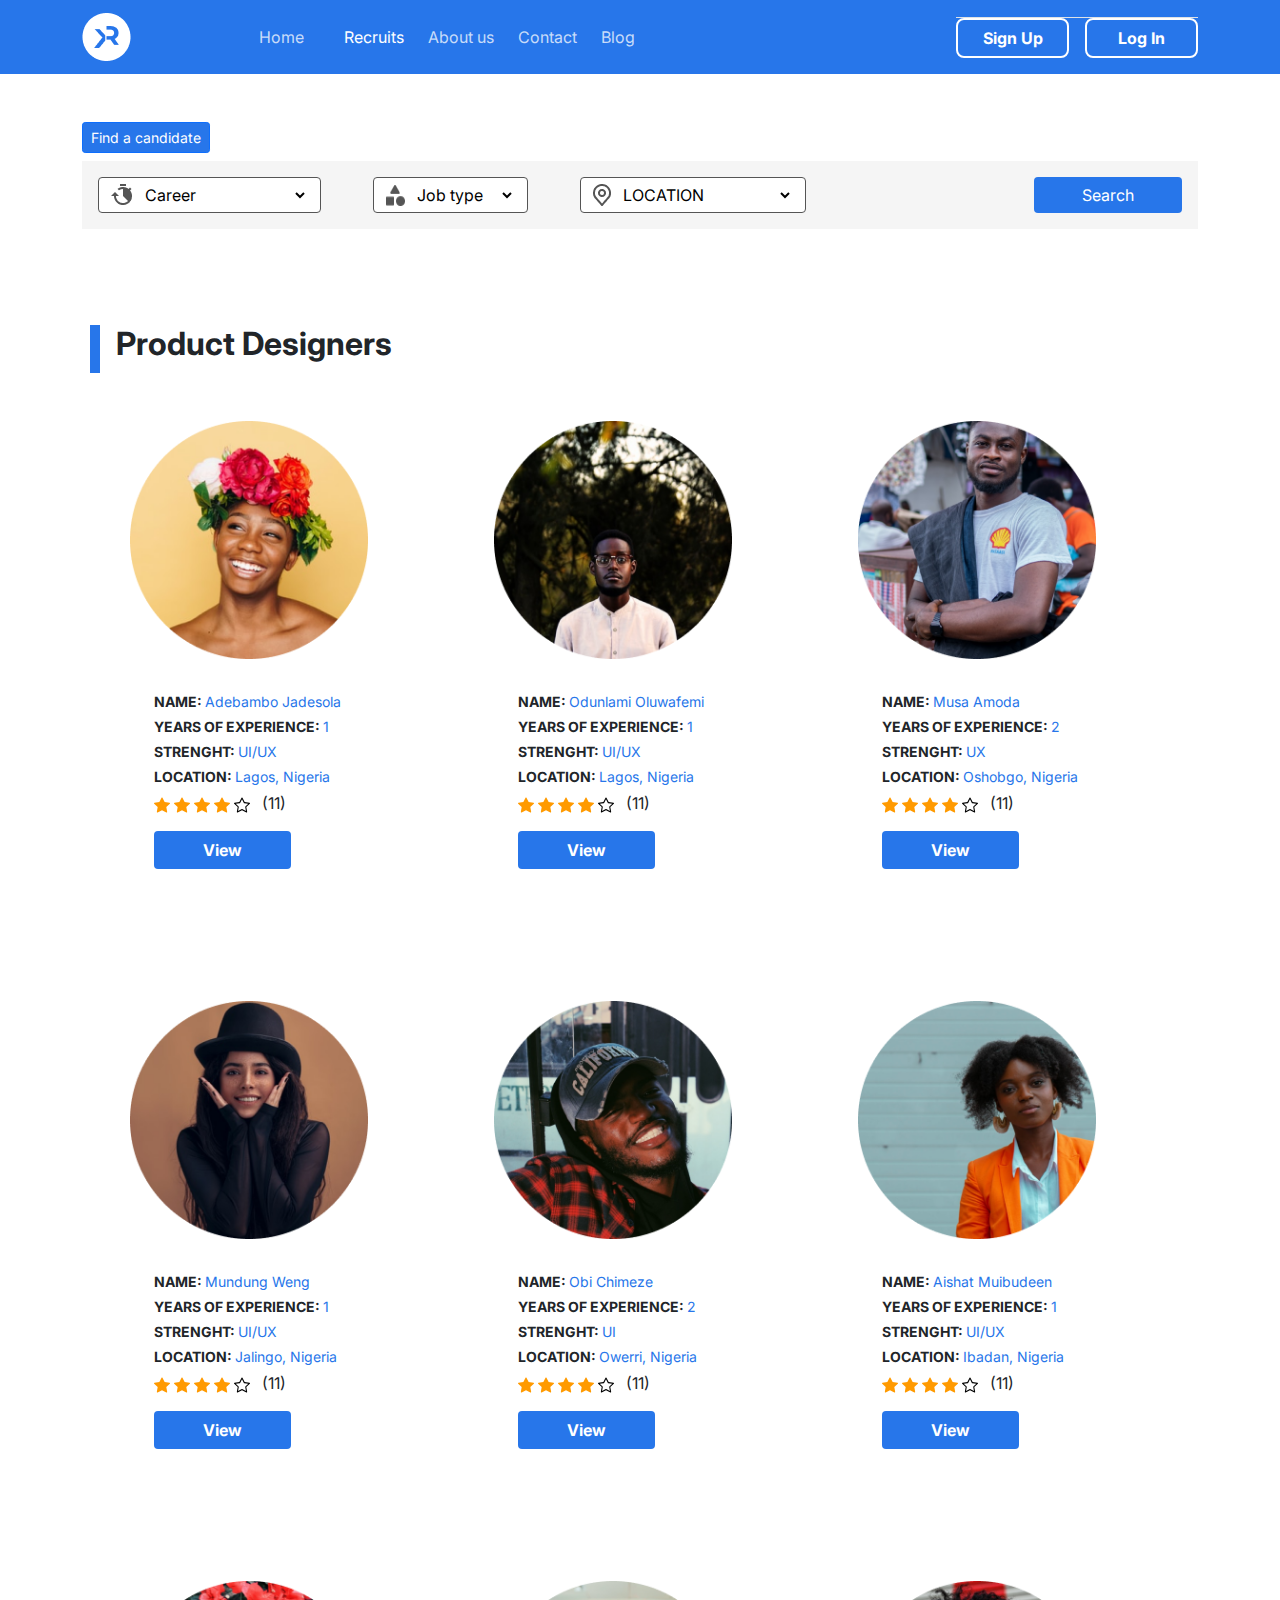
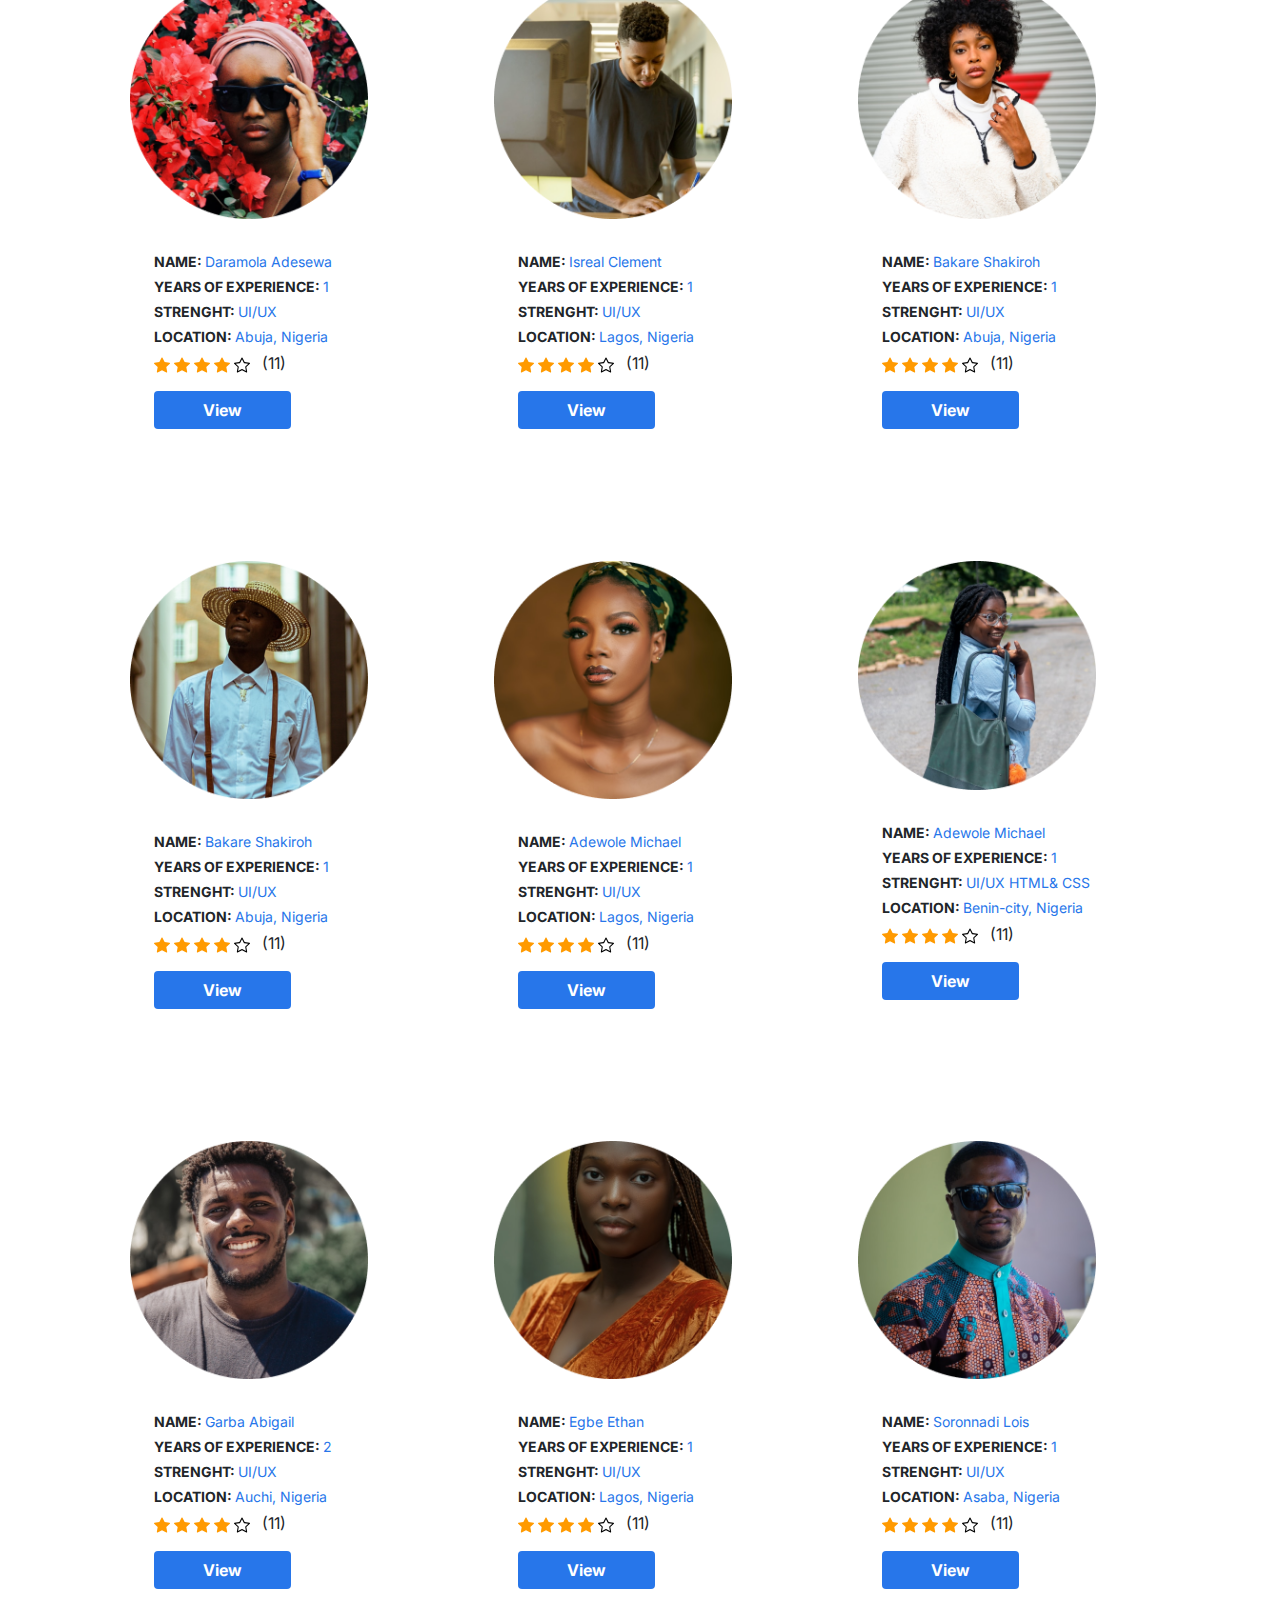
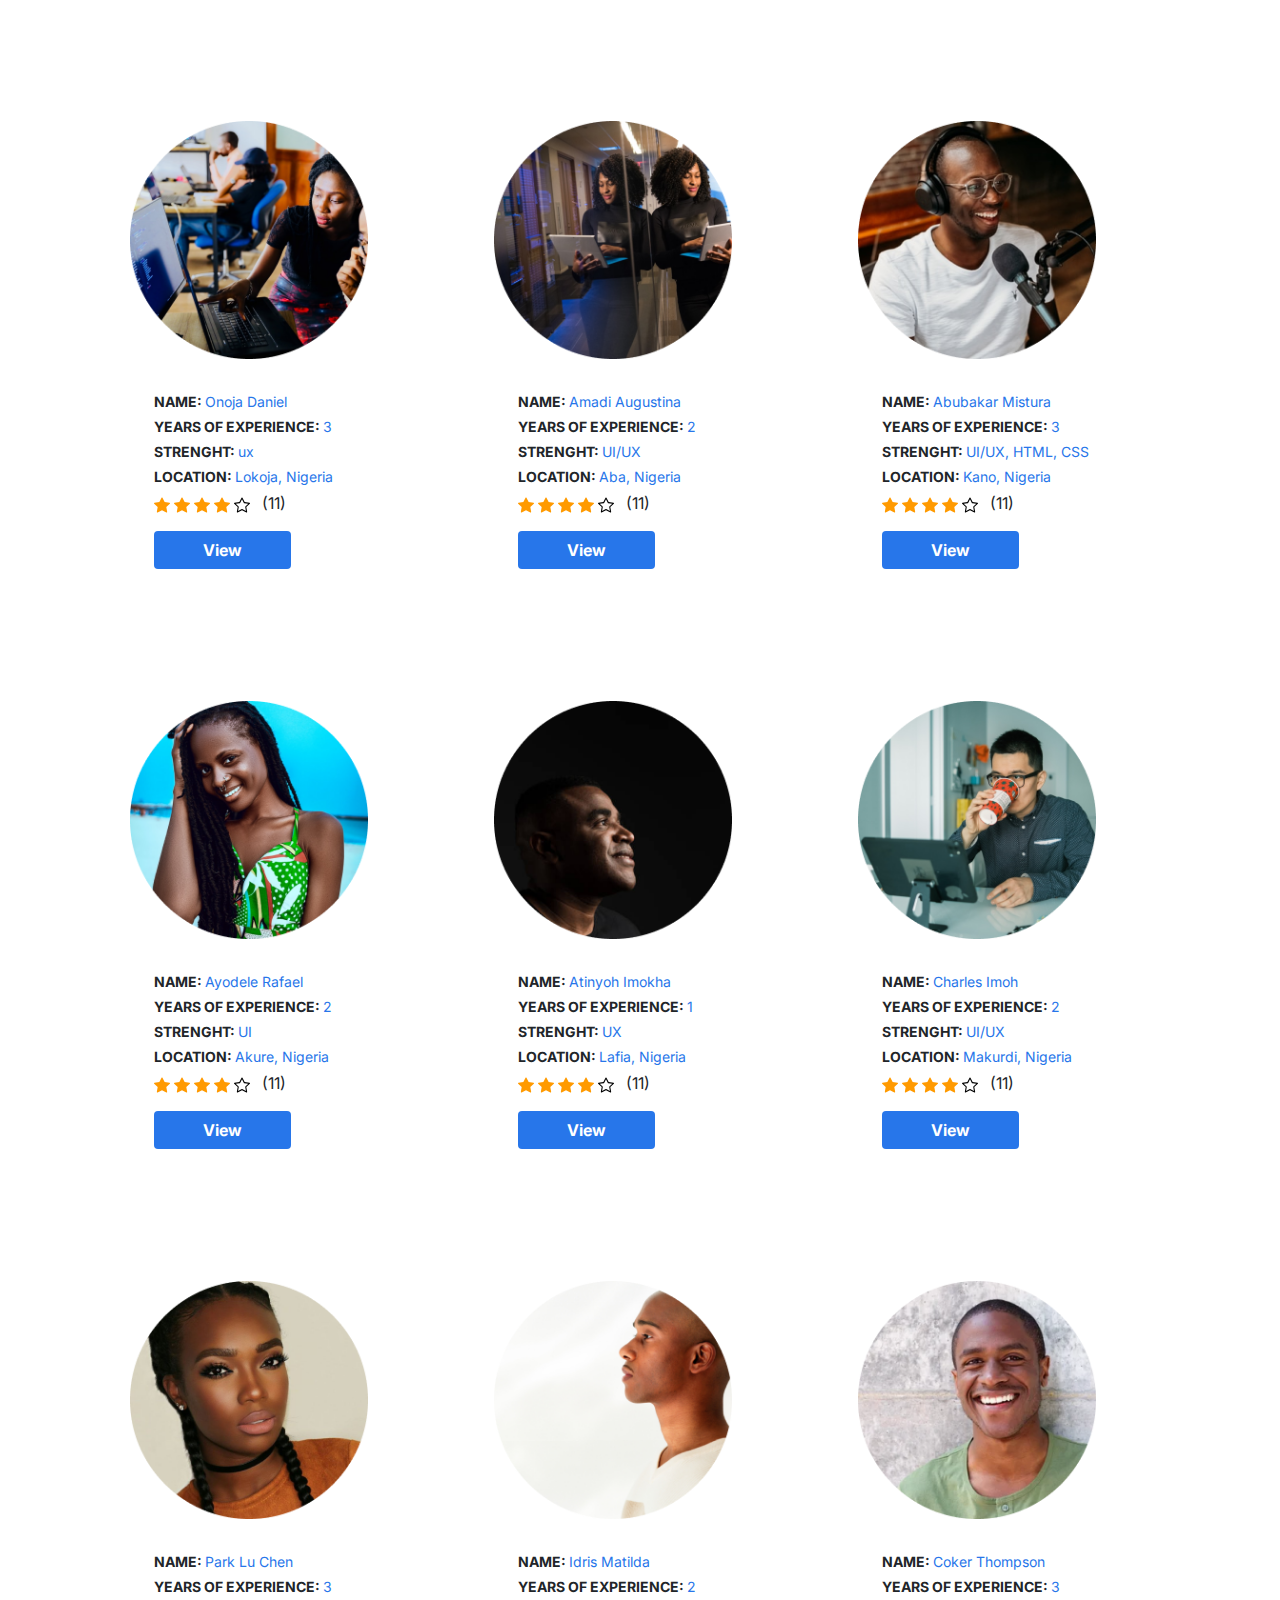
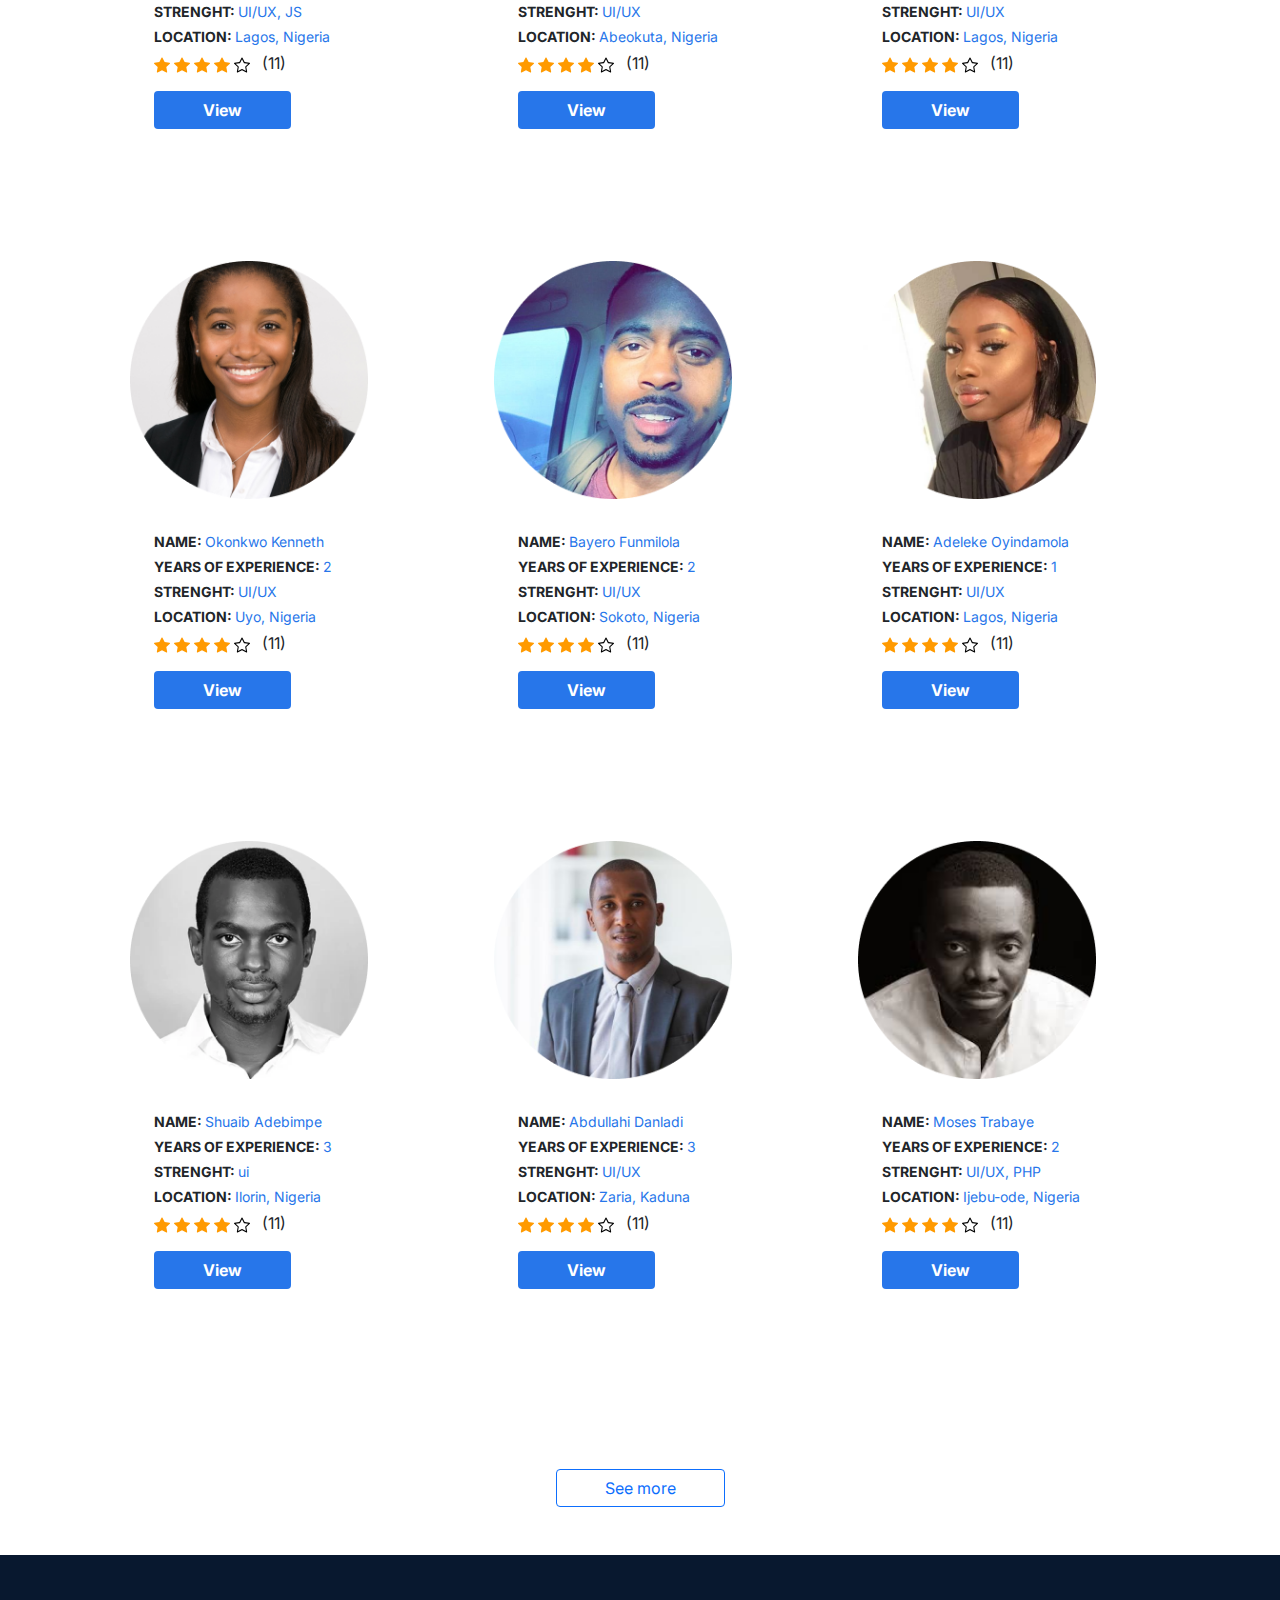
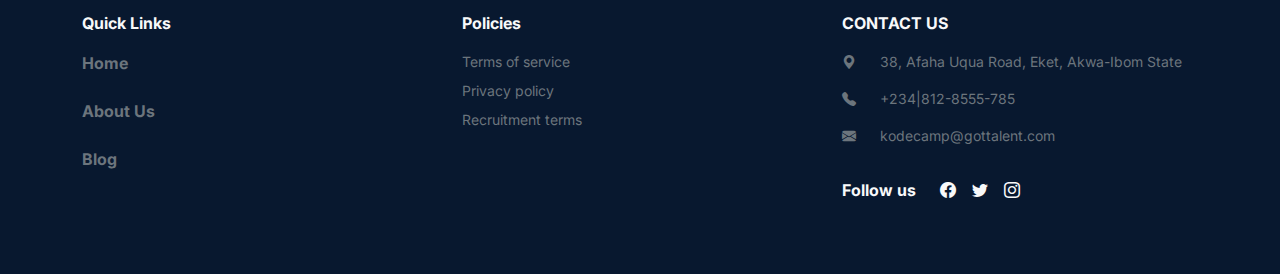
<file: recruit-ex-anonymous.html>
<!DOCTYPE html>
<html lang="en">
  <head>
    <meta charset="UTF-8">
    <meta http-equiv="X-UA-Compatible" content="IE=edge">
    <meta name="viewport" content="width=device-width, initial-scale=1.0">
    <link rel="stylesheet" href="css/bootstrap.min.css">
    <link rel="stylesheet" href="css/recruit-update.css">
    <link rel="stylesheet" href="https://cdn.jsdelivr.net/npm/bootstrap-icons@1.8.3/font/bootstrap-icons.css">
    <link rel="stylesheet" href="css/header-footer-anonymous-user.css">
    <!-- google font link -->
    <link rel="preconnect" href="https://fonts.googleapis.com">
    <link rel="preconnect" href="https://fonts.gstatic.com" crossorigin>
    <link href="https://fonts.googleapis.com/css2?family=Inter&display=swap" rel="stylesheet">
    <title>Recruits</title>
</head>
<body>
    <header>
        <nav class="navbar navbar-expand-lg navbar-dark bg-blue">
            <div class="container">
                <a class="navbar-brand me-5 pe-5 active" aria-current="page" href="index.html"><img
                        src="img/anonymous-user-header-logo.png" alt="Logo"></a>
                <button class="navbar-toggler" type="button" data-bs-toggle="collapse"
                    data-bs-target="#navbarSupportedContent" aria-controls="navbarSupportedContent"
                    aria-expanded="false" aria-label="Toggle navigation">
                    <span class="navbar-toggler-icon"></span>
                </button>
                <div class="collapse navbar-collapse" id="navbarSupportedContent">
                    <ul class="navbar-nav mb-2 mb-lg-0">
                        <li class="nav-item">
                            <a class="nav-link ms-lg-4 mobile" href="index.html">Home</a>
                        </li>
                        <li class="nav-item">
                            <a class="nav-link ms-lg-4  active" aria-current="page"
                                href="recruit-anonymous.html">Recruits</a>
                        </li>
                        <li class="nav-item">
                            <a class="nav-link ms-lg-2" href="about-us-anonymous-user.html">About us</a>
                        </li>
                        <li class="nav-item">
                            <a class="nav-link ms-lg-2" href="contact-page.html">Contact</a>
                        </li>
                        <li class="nav-item">
                            <a class="nav-link ms-lg-2" href="blog.html">Blog</a>
                        </li>
                    </ul>
                    <ul class="navbar-nav ms-lg-auto mb-2 mb-lg-0 border-top">
                        <li class="nav-item me-lg-3">
                            <a href="signup.html" class="btn btn-outline-blue fw-bold px-0">Sign Up</a>
                        </li>
                        <li class="nav-item">
                            <a href="sign-in.html" class="btn btn-outline-blue fw-bold px-0">Log In</a>
                        </li>
                    </ul>
                </div>
            </div>
        </nav>
    </header>
    <section>
        <div class=" mb-" 2>
            <div class="container w-100 hero-txt text-white align-center pt-5">

                <div>
                    <div class="text-start"><button type="button" class="btn find btn-primary btn-sm">Find a
                            candidate</button></div>
                    <div
                        class="ex-hero-btn-wrap mb-5 mx-auto d-lg-flex d-md-block d-sm-block justify-content-between mt-2 bg-white p-3">
                        <div class="btn1 col-lg-8 col-12 justify-content-between d-lg-flex">
                            <div class="d-lg-none d-md-block d-sm-block text-black text-start fw-bold mt-2">Choose a
                                career</div>
                            <div class="dropdown btn1-1">
                                <button class="btn btn-white selet bg-white select-button" type="button"
                                    id="dropdownMenuButton1" data-toggle="dropdown" aria-expanded="false">
                                    <div class="d-flex bg-white">
                                        <img src="img/R-icon1.png" class="pe-2">
                                        <select class="selet border-0 fs-lg-3 bg-white fs-md-4 w-100 fs-sm-5">
                                            <option class="">Career</option>
                                            <option value="" class="">Product design</option>
                                            <option value="" class="">Frontend developer</option>
                                            <li>
                                                <hr class="dropdown-divider">
                                            </li>
                                            <option value="" class="">Backend developer</option>
                                            <li>
                                                <hr class="dropdown-divider">
                                            </li>
                                            <option value="" class="">Full stack</option>
                                            <li>
                                                <hr class="dropdown-divider">
                                            </li>
                                            <option value="" class="">Mobile developer</option>
                                            <li>
                                                <hr class="dropdown-divider">
                                            </li>
                                            <option value="" class="">Web developer</option>
                                            <li>
                                                <hr class="dropdown-divider">
                                            </li>
                                            <option value="" class="">CAD</option>
                                            <li>
                                                <hr class="dropdown-divider">
                                            </li>
                                            <option value="" class="">Data science</option>
                                            <li>
                                                <hr class="dropdown-divider">
                                            </li>
                                            <option value="" class="">Product MGT</option>
                                            <li>
                                                <hr class="dropdown-divider">
                                            </li>
                                            <option value="" class="">Machine language</option>
                                        </select>
                                    </div>
                                </button>

                            </div>

                            <div class="btn1-1">
                                <div>
                                    <div class="d-lg-none d-md-block d-sm-block text-black text-start fw-bold mt-2">Job
                                        type</div>
                                    <button class="btn job bg-white selet btn-white select-button" type="button"
                                        id="dropdownMenuButton1" data-toggle="dropdown" aria-expanded="false">
                                        <div class="d-flex bg-white">
                                            <img src="img/R-icon2.png" class="pe-2">
                                            <select class="selet border-0 w-100 bg-white">
                                                <option class="sele">Job type</option>
                                                <option>Any</option>
                                                <option value="" class="sele">Part-time</option>
                                                <option value="" class="sele">Full-time</option>
                                                <li>
                                                    <hr class="dropdown-divider">
                                                </li>
                                                <option value="" class="sele">Remote</option>
                                                <li>
                                                    <hr class="dropdown-divider">
                                                </li>
                                                <option value="" class="sele">Internship </option>
                                                <li>
                                                    <hr class="dropdown-divider">
                                                </li>
                                                <option value="" class="sele">Temporary</option>
                                            </select>
                                        </div>
                                    </button>
                                </div>

                            </div>

                            <div class="btn1-1 dropdown col-4">
                                <div class="d-lg-none d-md-block d-sm-block text-black text-start fw-bold mt-2">LOCATION
                                </div>
                                <button class="btn btn-white selet bg-white select-button" type="button"
                                    id="dropdownMenuButton1" data-toggle="dropdown" aria-expanded="false">
                                    <div class="d-flex bg-white">
                                        <img src="./img/R-icon3.png" class="pe-2">
                                        <select class="selet w-100 border-0 bg-white">
                                            <option class="">LOCATION</option>
                                            <option value="" class="sele">Nigeria</option>
                                            <option value="" class="sele">Ghana</option>
                                            <li>
                                                <hr class="dropdown-divider">
                                            </li>
                                            <option value="" class="sele">South Africa</option>
                                            <li>
                                                <hr class="dropdown-divider">
                                            </li>
                                            <option value="" class="sele">United kigdom</option>
                                            <li>
                                                <hr class="dropdown-divider">
                                            </li>
                                            <option value="" class="sele">Antigua and Barbusa</option>
                                            <li>
                                                <hr class="dropdown-divider">
                                            </li>
                                            <option value="" class="sele">Argentina</option>
                                            <li>
                                                <hr class="dropdown-divider">
                                            </li>
                                            <option value="" class="sele">Armenia</option>
                                            <li>
                                                <hr class="dropdown-divider">
                                            </li>
                                            <option value="" class="sele">Australia</option>
                                            <li>
                                                <hr class="dropdown-divider">
                                            </li>
                                            <option value="" class="sele">Austria</option>
                                        </select>

                                    </div>
                                </button>

                            </div>

                        </div>

                        <div class="btn2 col-lg-4 d-md-12 d-sm-12">
                            <div class=" float-lg-end float-md-none float-sm-none">
                                <a href="recruit-ex-anonymous.html"><button class="btn search btn-primary border-0 px-5 "
                                        type="button" id="dropdownMenuButton1" data-toggle="dropdown"
                                        aria-expanded="false">
                                        Search
                                    </button></a>
                            </div>
                        </div>
                    </div>
                </div>
            </div>
        </div>
    </section>

<!---END HERO SECTION-->


<section>
    <div class="sec3 container mt-5 d-flex">
        <img src="./img/R-vr.png" class="ps-2 pe-3">
        <h3 class="fw-bold fs-2">Product Designers</h3>
    </div>
    <div class=" container mt-5 d-lg-flex mx-auto sec3-row1 row ">
        <div class="card-div col-lg-4 col-md-6 col-sm-12 mx-sm-auto">
            <div class="carrd mx-auto mb-3" >
                <img src="img/ex-img1.png" class="card-img-top ms-4 mb-3" alt="...">
                <div class="card-body px-5">
                    <p class="card-text mb-1"><span class="fw-bold">NAME: </span><span class="R-text-primary">Adebambo
                            Jadesola</span></p>
                    <p class="card-text mb-1"><span class="fw-bold">YEARS OF EXPERIENCE: </span><span
                            class="R-text-primary">1</span></p>
                    <p class="card-text mb-1"><span class="fw-bold">STRENGHT: </span><span
                            class="R-text-primary">UI/UX</span></p>
                    <p class="card-text mb-1"><span class="fw-bold">LOCATION: </span><span class="R-text-primary">Lagos,
                            Nigeria</span></p>
                    <p>
                        <svg xmlns="http://www.w3.org/2000/svg" width="16" height="16" fill="#FF9A00"
                            class="bi bi-star-fill" viewBox="0 0 16 16">
                            <path
                                d="M3.612 15.443c-.386.198-.824-.149-.746-.592l.83-4.73L.173 6.765c-.329-.314-.158-.888.283-.95l4.898-.696L7.538.792c.197-.39.73-.39.927 0l2.184 4.327 4.898.696c.441.062.612.636.282.95l-3.522 3.356.83 4.73c.078.443-.36.79-.746.592L8 13.187l-4.389 2.256z" />
                        </svg>

                        <svg xmlns="http://www.w3.org/2000/svg" width="16" height="16" fill="#FF9A00"
                            class="bi bi-star-fill" viewBox="0 0 16 16">
                            <path
                                d="M3.612 15.443c-.386.198-.824-.149-.746-.592l.83-4.73L.173 6.765c-.329-.314-.158-.888.283-.95l4.898-.696L7.538.792c.197-.39.73-.39.927 0l2.184 4.327 4.898.696c.441.062.612.636.282.95l-3.522 3.356.83 4.73c.078.443-.36.79-.746.592L8 13.187l-4.389 2.256z" />
                        </svg>

                        <svg xmlns="http://www.w3.org/2000/svg" width="16" height="16" fill="#FF9A00"
                            class="bi bi-star-fill" viewBox="0 0 16 16">
                            <path
                                d="M3.612 15.443c-.386.198-.824-.149-.746-.592l.83-4.73L.173 6.765c-.329-.314-.158-.888.283-.95l4.898-.696L7.538.792c.197-.39.73-.39.927 0l2.184 4.327 4.898.696c.441.062.612.636.282.95l-3.522 3.356.83 4.73c.078.443-.36.79-.746.592L8 13.187l-4.389 2.256z" />
                        </svg>

                        <svg xmlns="http://www.w3.org/2000/svg" width="16" height="16" fill="#FF9A00"
                            class="bi bi-star-fill" viewBox="0 0 16 16">
                            <path
                                d="M3.612 15.443c-.386.198-.824-.149-.746-.592l.83-4.73L.173 6.765c-.329-.314-.158-.888.283-.95l4.898-.696L7.538.792c.197-.39.73-.39.927 0l2.184 4.327 4.898.696c.441.062.612.636.282.95l-3.522 3.356.83 4.73c.078.443-.36.79-.746.592L8 13.187l-4.389 2.256z" />
                        </svg>

                        <svg xmlns="http://www.w3.org/2000/svg" width="16" height="16" fill="#000000" class=""
                            viewBox="0 0 16 16">
                            <path
                                d="M2.866 14.85c-.078.444.36.791.746.593l4.39-2.256 4.389 2.256c.386.198.824-.149.746-.592l-.83-4.73 3.522-3.356c.33-.314.16-.888-.282-.95l-4.898-.696L8.465.792a.513.513 0 0 0-.927 0L5.354 5.12l-4.898.696c-.441.062-.612.636-.283.95l3.523 3.356-.83 4.73zm4.905-2.767-3.686 1.894.694-3.957a.565.565 0 0 0-.163-.505L1.71 6.745l4.052-.576a.525.525 0 0 0 .393-.288L8 2.223l1.847 3.658a.525.525 0 0 0 .393.288l4.052.575-2.906 2.77a.565.565 0 0 0-.163.506l.694 3.957-3.686-1.894a.503.503 0 0 0-.461 0z" />
                        </svg>
                        <span class="ps-2">(11)</span>
                    </p>
                    <a href="sign-in.html" class="btn R-btn-primary fw-bold px-5">View</a>
                </div>
            </div>
        </div>

        <div class="card-div col-lg-4 col-md-6 col-sm-12 mx-sm-auto">
            <div class="carrd mx-auto mb-3 " >
                <img src="./img/ex-img2.png" class="card-img-top ms-4 mb-3" alt="...">
                <div class="card-body px-5">
                    <p class="card-text mb-1"><span class="fw-bold">NAME: </span><span class="R-text-primary">Odunlami
                            Oluwafemi</span></p>
                    <p class="card-text mb-1"><span class="fw-bold">YEARS OF EXPERIENCE: </span><span
                            class="R-text-primary">1</span></p>
                    <p class="card-text mb-1"><span class="fw-bold">STRENGHT: </span><span
                            class="R-text-primary">UI/UX</span></p>
                    <p class="card-text mb-1"><span class="fw-bold">LOCATION: </span><span class="R-text-primary">Lagos,
                            Nigeria</span></p>
                    <p>
                        <svg xmlns="http://www.w3.org/2000/svg" width="16" height="16" fill="#FF9A00"
                            class="bi bi-star-fill" viewBox="0 0 16 16">
                            <path
                                d="M3.612 15.443c-.386.198-.824-.149-.746-.592l.83-4.73L.173 6.765c-.329-.314-.158-.888.283-.95l4.898-.696L7.538.792c.197-.39.73-.39.927 0l2.184 4.327 4.898.696c.441.062.612.636.282.95l-3.522 3.356.83 4.73c.078.443-.36.79-.746.592L8 13.187l-4.389 2.256z" />
                        </svg>

                        <svg xmlns="http://www.w3.org/2000/svg" width="16" height="16" fill="#FF9A00"
                            class="bi bi-star-fill" viewBox="0 0 16 16">
                            <path
                                d="M3.612 15.443c-.386.198-.824-.149-.746-.592l.83-4.73L.173 6.765c-.329-.314-.158-.888.283-.95l4.898-.696L7.538.792c.197-.39.73-.39.927 0l2.184 4.327 4.898.696c.441.062.612.636.282.95l-3.522 3.356.83 4.73c.078.443-.36.79-.746.592L8 13.187l-4.389 2.256z" />
                        </svg>

                        <svg xmlns="http://www.w3.org/2000/svg" width="16" height="16" fill="#FF9A00"
                            class="bi bi-star-fill" viewBox="0 0 16 16">
                            <path
                                d="M3.612 15.443c-.386.198-.824-.149-.746-.592l.83-4.73L.173 6.765c-.329-.314-.158-.888.283-.95l4.898-.696L7.538.792c.197-.39.73-.39.927 0l2.184 4.327 4.898.696c.441.062.612.636.282.95l-3.522 3.356.83 4.73c.078.443-.36.79-.746.592L8 13.187l-4.389 2.256z" />
                        </svg>

                        <svg xmlns="http://www.w3.org/2000/svg" width="16" height="16" fill="#FF9A00"
                            class="bi bi-star-fill" viewBox="0 0 16 16">
                            <path
                                d="M3.612 15.443c-.386.198-.824-.149-.746-.592l.83-4.73L.173 6.765c-.329-.314-.158-.888.283-.95l4.898-.696L7.538.792c.197-.39.73-.39.927 0l2.184 4.327 4.898.696c.441.062.612.636.282.95l-3.522 3.356.83 4.73c.078.443-.36.79-.746.592L8 13.187l-4.389 2.256z" />
                        </svg>

                        <svg xmlns="http://www.w3.org/2000/svg" width="16" height="16" fill="#000000" class=""
                            viewBox="0 0 16 16">
                            <path
                                d="M2.866 14.85c-.078.444.36.791.746.593l4.39-2.256 4.389 2.256c.386.198.824-.149.746-.592l-.83-4.73 3.522-3.356c.33-.314.16-.888-.282-.95l-4.898-.696L8.465.792a.513.513 0 0 0-.927 0L5.354 5.12l-4.898.696c-.441.062-.612.636-.283.95l3.523 3.356-.83 4.73zm4.905-2.767-3.686 1.894.694-3.957a.565.565 0 0 0-.163-.505L1.71 6.745l4.052-.576a.525.525 0 0 0 .393-.288L8 2.223l1.847 3.658a.525.525 0 0 0 .393.288l4.052.575-2.906 2.77a.565.565 0 0 0-.163.506l.694 3.957-3.686-1.894a.503.503 0 0 0-.461 0z" />
                        </svg>
                        <span class="ps-2">(11)</span>
                    </p>
                    <a href="sign-in.html" class="btn R-btn-primary fw-bold px-5">View</a>
                </div>
            </div>
        </div>



        <div class="col-lg-4 col-md-6 mx-md-auto col-sm-12 mx-sm-auto">
            <div class="carrd mx-auto mb-3" >
                <img src="./img/ex-img3.png" class="card-img-top ms-4 mb-3" alt="...">
                <div class="card-body px-5">
                    <p class="card-text mb-1"><span class="fw-bold">NAME: </span><span class="R-text-primary">Musa
                            Amoda</span></p>
                    <p class="card-text mb-1"><span class="fw-bold">YEARS OF EXPERIENCE: </span><span
                            class="R-text-primary">2</span></p>
                    <p class="card-text mb-1"><span class="fw-bold">STRENGHT: </span><span class="R-text-primary">UX</span>
                    </p>
                    <p class="card-text mb-1"><span class="fw-bold">LOCATION: </span><span class="R-text-primary">Oshobgo,
                            Nigeria</span></p>
                    <p>
                        <svg xmlns="http://www.w3.org/2000/svg" width="16" height="16" fill="#FF9A00"
                            class="bi bi-star-fill" viewBox="0 0 16 16">
                            <path
                                d="M3.612 15.443c-.386.198-.824-.149-.746-.592l.83-4.73L.173 6.765c-.329-.314-.158-.888.283-.95l4.898-.696L7.538.792c.197-.39.73-.39.927 0l2.184 4.327 4.898.696c.441.062.612.636.282.95l-3.522 3.356.83 4.73c.078.443-.36.79-.746.592L8 13.187l-4.389 2.256z" />
                        </svg>

                        <svg xmlns="http://www.w3.org/2000/svg" width="16" height="16" fill="#FF9A00"
                            class="bi bi-star-fill" viewBox="0 0 16 16">
                            <path
                                d="M3.612 15.443c-.386.198-.824-.149-.746-.592l.83-4.73L.173 6.765c-.329-.314-.158-.888.283-.95l4.898-.696L7.538.792c.197-.39.73-.39.927 0l2.184 4.327 4.898.696c.441.062.612.636.282.95l-3.522 3.356.83 4.73c.078.443-.36.79-.746.592L8 13.187l-4.389 2.256z" />
                        </svg>

                        <svg xmlns="http://www.w3.org/2000/svg" width="16" height="16" fill="#FF9A00"
                            class="bi bi-star-fill" viewBox="0 0 16 16">
                            <path
                                d="M3.612 15.443c-.386.198-.824-.149-.746-.592l.83-4.73L.173 6.765c-.329-.314-.158-.888.283-.95l4.898-.696L7.538.792c.197-.39.73-.39.927 0l2.184 4.327 4.898.696c.441.062.612.636.282.95l-3.522 3.356.83 4.73c.078.443-.36.79-.746.592L8 13.187l-4.389 2.256z" />
                        </svg>

                        <svg xmlns="http://www.w3.org/2000/svg" width="16" height="16" fill="#FF9A00"
                            class="bi bi-star-fill" viewBox="0 0 16 16">
                            <path
                                d="M3.612 15.443c-.386.198-.824-.149-.746-.592l.83-4.73L.173 6.765c-.329-.314-.158-.888.283-.95l4.898-.696L7.538.792c.197-.39.73-.39.927 0l2.184 4.327 4.898.696c.441.062.612.636.282.95l-3.522 3.356.83 4.73c.078.443-.36.79-.746.592L8 13.187l-4.389 2.256z" />
                        </svg>

                        <svg xmlns="http://www.w3.org/2000/svg" width="16" height="16" fill="#000000" class=""
                            viewBox="0 0 16 16">
                            <path
                                d="M2.866 14.85c-.078.444.36.791.746.593l4.39-2.256 4.389 2.256c.386.198.824-.149.746-.592l-.83-4.73 3.522-3.356c.33-.314.16-.888-.282-.95l-4.898-.696L8.465.792a.513.513 0 0 0-.927 0L5.354 5.12l-4.898.696c-.441.062-.612.636-.283.95l3.523 3.356-.83 4.73zm4.905-2.767-3.686 1.894.694-3.957a.565.565 0 0 0-.163-.505L1.71 6.745l4.052-.576a.525.525 0 0 0 .393-.288L8 2.223l1.847 3.658a.525.525 0 0 0 .393.288l4.052.575-2.906 2.77a.565.565 0 0 0-.163.506l.694 3.957-3.686-1.894a.503.503 0 0 0-.461 0z" />
                        </svg>
                        <span class="ps-2">(11)</span>
                    </p>
                    <a href="sign-in.html" class="btn R-btn-primary fw-bold px-5">View</a>
                </div>
            </div>
        </div>
        <!---Another section-->

        <div class="card-div col-lg-4 col-md-6 col-sm-12 mx-sm-auto">
            <div class="carrd mx-auto mb-3" >
                <img src="./img/ex-img4.png" class="card-img-top ms-4 mb-3" alt="...">
                <div class="card-body px-5">
                    <p class="card-text mb-1"><span class="fw-bold">NAME: </span><span class="R-text-primary">Mundung
                            Weng</span></p>
                    <p class="card-text mb-1"><span class="fw-bold">YEARS OF EXPERIENCE: </span><span
                            class="R-text-primary">1</span></p>
                    <p class="card-text mb-1"><span class="fw-bold">STRENGHT: </span><span
                            class="R-text-primary">UI/UX</span></p>
                    <p class="card-text mb-1"><span class="fw-bold">LOCATION: </span><span class="R-text-primary">Jalingo,
                            Nigeria</span></p>
                    <p>
                        <svg xmlns="http://www.w3.org/2000/svg" width="16" height="16" fill="#FF9A00"
                            class="bi bi-star-fill" viewBox="0 0 16 16">
                            <path
                                d="M3.612 15.443c-.386.198-.824-.149-.746-.592l.83-4.73L.173 6.765c-.329-.314-.158-.888.283-.95l4.898-.696L7.538.792c.197-.39.73-.39.927 0l2.184 4.327 4.898.696c.441.062.612.636.282.95l-3.522 3.356.83 4.73c.078.443-.36.79-.746.592L8 13.187l-4.389 2.256z" />
                        </svg>

                        <svg xmlns="http://www.w3.org/2000/svg" width="16" height="16" fill="#FF9A00"
                            class="bi bi-star-fill" viewBox="0 0 16 16">
                            <path
                                d="M3.612 15.443c-.386.198-.824-.149-.746-.592l.83-4.73L.173 6.765c-.329-.314-.158-.888.283-.95l4.898-.696L7.538.792c.197-.39.73-.39.927 0l2.184 4.327 4.898.696c.441.062.612.636.282.95l-3.522 3.356.83 4.73c.078.443-.36.79-.746.592L8 13.187l-4.389 2.256z" />
                        </svg>

                        <svg xmlns="http://www.w3.org/2000/svg" width="16" height="16" fill="#FF9A00"
                            class="bi bi-star-fill" viewBox="0 0 16 16">
                            <path
                                d="M3.612 15.443c-.386.198-.824-.149-.746-.592l.83-4.73L.173 6.765c-.329-.314-.158-.888.283-.95l4.898-.696L7.538.792c.197-.39.73-.39.927 0l2.184 4.327 4.898.696c.441.062.612.636.282.95l-3.522 3.356.83 4.73c.078.443-.36.79-.746.592L8 13.187l-4.389 2.256z" />
                        </svg>

                        <svg xmlns="http://www.w3.org/2000/svg" width="16" height="16" fill="#FF9A00"
                            class="bi bi-star-fill" viewBox="0 0 16 16">
                            <path
                                d="M3.612 15.443c-.386.198-.824-.149-.746-.592l.83-4.73L.173 6.765c-.329-.314-.158-.888.283-.95l4.898-.696L7.538.792c.197-.39.73-.39.927 0l2.184 4.327 4.898.696c.441.062.612.636.282.95l-3.522 3.356.83 4.73c.078.443-.36.79-.746.592L8 13.187l-4.389 2.256z" />
                        </svg>

                        <svg xmlns="http://www.w3.org/2000/svg" width="16" height="16" fill="#000000" class=""
                            viewBox="0 0 16 16">
                            <path
                                d="M2.866 14.85c-.078.444.36.791.746.593l4.39-2.256 4.389 2.256c.386.198.824-.149.746-.592l-.83-4.73 3.522-3.356c.33-.314.16-.888-.282-.95l-4.898-.696L8.465.792a.513.513 0 0 0-.927 0L5.354 5.12l-4.898.696c-.441.062-.612.636-.283.95l3.523 3.356-.83 4.73zm4.905-2.767-3.686 1.894.694-3.957a.565.565 0 0 0-.163-.505L1.71 6.745l4.052-.576a.525.525 0 0 0 .393-.288L8 2.223l1.847 3.658a.525.525 0 0 0 .393.288l4.052.575-2.906 2.77a.565.565 0 0 0-.163.506l.694 3.957-3.686-1.894a.503.503 0 0 0-.461 0z" />
                        </svg>
                        <span class="ps-2">(11)</span>
                    </p>
                    <a href="sign-in.html" class="btn R-btn-primary fw-bold px-5">View</a>
                </div>
            </div>
        </div>



        <div class="card-div col-lg-4 col-md-6 col-sm-12 mx-sm-auto">
            <div class="carrd mx-auto mb-3 " >
                <img src="./img/ex-img5.png" class="card-img-top ms-4 mb-3" alt="...">
                <div class="card-body px-5">
                    <p class="card-text mb-1"><span class="fw-bold">NAME: </span><span class="R-text-primary">Obi
                            Chimeze</span></p>
                    <p class="card-text mb-1"><span class="fw-bold">YEARS OF EXPERIENCE: </span><span
                            class="R-text-primary">2</span></p>
                    <p class="card-text mb-1"><span class="fw-bold">STRENGHT: </span><span class="R-text-primary">UI</span>
                    </p>
                    <p class="card-text mb-1"><span class="fw-bold">LOCATION: </span><span class="R-text-primary">Owerri,
                            Nigeria</span></p>
                    <p>
                        <svg xmlns="http://www.w3.org/2000/svg" width="16" height="16" fill="#FF9A00"
                            class="bi bi-star-fill" viewBox="0 0 16 16">
                            <path
                                d="M3.612 15.443c-.386.198-.824-.149-.746-.592l.83-4.73L.173 6.765c-.329-.314-.158-.888.283-.95l4.898-.696L7.538.792c.197-.39.73-.39.927 0l2.184 4.327 4.898.696c.441.062.612.636.282.95l-3.522 3.356.83 4.73c.078.443-.36.79-.746.592L8 13.187l-4.389 2.256z" />
                        </svg>

                        <svg xmlns="http://www.w3.org/2000/svg" width="16" height="16" fill="#FF9A00"
                            class="bi bi-star-fill" viewBox="0 0 16 16">
                            <path
                                d="M3.612 15.443c-.386.198-.824-.149-.746-.592l.83-4.73L.173 6.765c-.329-.314-.158-.888.283-.95l4.898-.696L7.538.792c.197-.39.73-.39.927 0l2.184 4.327 4.898.696c.441.062.612.636.282.95l-3.522 3.356.83 4.73c.078.443-.36.79-.746.592L8 13.187l-4.389 2.256z" />
                        </svg>

                        <svg xmlns="http://www.w3.org/2000/svg" width="16" height="16" fill="#FF9A00"
                            class="bi bi-star-fill" viewBox="0 0 16 16">
                            <path
                                d="M3.612 15.443c-.386.198-.824-.149-.746-.592l.83-4.73L.173 6.765c-.329-.314-.158-.888.283-.95l4.898-.696L7.538.792c.197-.39.73-.39.927 0l2.184 4.327 4.898.696c.441.062.612.636.282.95l-3.522 3.356.83 4.73c.078.443-.36.79-.746.592L8 13.187l-4.389 2.256z" />
                        </svg>

                        <svg xmlns="http://www.w3.org/2000/svg" width="16" height="16" fill="#FF9A00"
                            class="bi bi-star-fill" viewBox="0 0 16 16">
                            <path
                                d="M3.612 15.443c-.386.198-.824-.149-.746-.592l.83-4.73L.173 6.765c-.329-.314-.158-.888.283-.95l4.898-.696L7.538.792c.197-.39.73-.39.927 0l2.184 4.327 4.898.696c.441.062.612.636.282.95l-3.522 3.356.83 4.73c.078.443-.36.79-.746.592L8 13.187l-4.389 2.256z" />
                        </svg>

                        <svg xmlns="http://www.w3.org/2000/svg" width="16" height="16" fill="#000000" class=""
                            viewBox="0 0 16 16">
                            <path
                                d="M2.866 14.85c-.078.444.36.791.746.593l4.39-2.256 4.389 2.256c.386.198.824-.149.746-.592l-.83-4.73 3.522-3.356c.33-.314.16-.888-.282-.95l-4.898-.696L8.465.792a.513.513 0 0 0-.927 0L5.354 5.12l-4.898.696c-.441.062-.612.636-.283.95l3.523 3.356-.83 4.73zm4.905-2.767-3.686 1.894.694-3.957a.565.565 0 0 0-.163-.505L1.71 6.745l4.052-.576a.525.525 0 0 0 .393-.288L8 2.223l1.847 3.658a.525.525 0 0 0 .393.288l4.052.575-2.906 2.77a.565.565 0 0 0-.163.506l.694 3.957-3.686-1.894a.503.503 0 0 0-.461 0z" />
                        </svg>
                        <span class="ps-2">(11)</span>
                    </p>
                    <a href="sign-in.html" class="btn R-btn-primary fw-bold px-5">View</a>
                </div>
            </div>
        </div>

        <div class="col-lg-4 col-md-6 mx-md-auto col-sm-12 mx-sm-auto">
            <div class="carrd mx-auto mb-3" >
                <img src="./img/ex-img6.png" class="card-img-top ms-4 mb-3" alt="...">
                <div class="card-body px-5">
                    <p class="card-text mb-1"><span class="fw-bold">NAME: </span><span class="R-text-primary">Aishat
                            Muibudeen</span></p>
                    <p class="card-text mb-1"><span class="fw-bold">YEARS OF EXPERIENCE: </span><span
                            class="R-text-primary">1</span></p>
                    <p class="card-text mb-1"><span class="fw-bold">STRENGHT: </span><span
                            class="R-text-primary">UI/UX</span></p>
                    <p class="card-text mb-1"><span class="fw-bold">LOCATION: </span><span class="R-text-primary">Ibadan,
                            Nigeria</span></p>
                    <p>
                        <svg xmlns="http://www.w3.org/2000/svg" width="16" height="16" fill="#FF9A00"
                            class="bi bi-star-fill" viewBox="0 0 16 16">
                            <path
                                d="M3.612 15.443c-.386.198-.824-.149-.746-.592l.83-4.73L.173 6.765c-.329-.314-.158-.888.283-.95l4.898-.696L7.538.792c.197-.39.73-.39.927 0l2.184 4.327 4.898.696c.441.062.612.636.282.95l-3.522 3.356.83 4.73c.078.443-.36.79-.746.592L8 13.187l-4.389 2.256z" />
                        </svg>

                        <svg xmlns="http://www.w3.org/2000/svg" width="16" height="16" fill="#FF9A00"
                            class="bi bi-star-fill" viewBox="0 0 16 16">
                            <path
                                d="M3.612 15.443c-.386.198-.824-.149-.746-.592l.83-4.73L.173 6.765c-.329-.314-.158-.888.283-.95l4.898-.696L7.538.792c.197-.39.73-.39.927 0l2.184 4.327 4.898.696c.441.062.612.636.282.95l-3.522 3.356.83 4.73c.078.443-.36.79-.746.592L8 13.187l-4.389 2.256z" />
                        </svg>

                        <svg xmlns="http://www.w3.org/2000/svg" width="16" height="16" fill="#FF9A00"
                            class="bi bi-star-fill" viewBox="0 0 16 16">
                            <path
                                d="M3.612 15.443c-.386.198-.824-.149-.746-.592l.83-4.73L.173 6.765c-.329-.314-.158-.888.283-.95l4.898-.696L7.538.792c.197-.39.73-.39.927 0l2.184 4.327 4.898.696c.441.062.612.636.282.95l-3.522 3.356.83 4.73c.078.443-.36.79-.746.592L8 13.187l-4.389 2.256z" />
                        </svg>

                        <svg xmlns="http://www.w3.org/2000/svg" width="16" height="16" fill="#FF9A00"
                            class="bi bi-star-fill" viewBox="0 0 16 16">
                            <path
                                d="M3.612 15.443c-.386.198-.824-.149-.746-.592l.83-4.73L.173 6.765c-.329-.314-.158-.888.283-.95l4.898-.696L7.538.792c.197-.39.73-.39.927 0l2.184 4.327 4.898.696c.441.062.612.636.282.95l-3.522 3.356.83 4.73c.078.443-.36.79-.746.592L8 13.187l-4.389 2.256z" />
                        </svg>

                        <svg xmlns="http://www.w3.org/2000/svg" width="16" height="16" fill="#000000" class=""
                            viewBox="0 0 16 16">
                            <path
                                d="M2.866 14.85c-.078.444.36.791.746.593l4.39-2.256 4.389 2.256c.386.198.824-.149.746-.592l-.83-4.73 3.522-3.356c.33-.314.16-.888-.282-.95l-4.898-.696L8.465.792a.513.513 0 0 0-.927 0L5.354 5.12l-4.898.696c-.441.062-.612.636-.283.95l3.523 3.356-.83 4.73zm4.905-2.767-3.686 1.894.694-3.957a.565.565 0 0 0-.163-.505L1.71 6.745l4.052-.576a.525.525 0 0 0 .393-.288L8 2.223l1.847 3.658a.525.525 0 0 0 .393.288l4.052.575-2.906 2.77a.565.565 0 0 0-.163.506l.694 3.957-3.686-1.894a.503.503 0 0 0-.461 0z" />
                        </svg>
                        <span class="ps-2">(11)</span>
                    </p>
                    <a href="sign-in.html" class="btn R-btn-primary fw-bold px-5">View</a>
                </div>
            </div>
        </div>

        <!---Another section-->



        <div class="card-div col-lg-4 col-md-6 col-sm-12 mx-sm-auto">
            <div class="carrd mx-auto mb-3" >
                <img src="./img/ex-img7.png" class="card-img-top ms-4 mb-3" alt="...">
                <div class="card-body px-5">
                    <p class="card-text mb-1"><span class="fw-bold">NAME: </span><span class="R-text-primary">Daramola
                            Adesewa</span></p>
                    <p class="card-text mb-1"><span class="fw-bold">YEARS OF EXPERIENCE: </span><span
                            class="R-text-primary">1</span></p>
                    <p class="card-text mb-1"><span class="fw-bold">STRENGHT: </span><span
                            class="R-text-primary">UI/UX</span></p>
                    <p class="card-text mb-1"><span class="fw-bold">LOCATION: </span><span class="R-text-primary">Abuja,
                            Nigeria</span></p>
                    <p>
                        <svg xmlns="http://www.w3.org/2000/svg" width="16" height="16" fill="#FF9A00"
                            class="bi bi-star-fill" viewBox="0 0 16 16">
                            <path
                                d="M3.612 15.443c-.386.198-.824-.149-.746-.592l.83-4.73L.173 6.765c-.329-.314-.158-.888.283-.95l4.898-.696L7.538.792c.197-.39.73-.39.927 0l2.184 4.327 4.898.696c.441.062.612.636.282.95l-3.522 3.356.83 4.73c.078.443-.36.79-.746.592L8 13.187l-4.389 2.256z" />
                        </svg>

                        <svg xmlns="http://www.w3.org/2000/svg" width="16" height="16" fill="#FF9A00"
                            class="bi bi-star-fill" viewBox="0 0 16 16">
                            <path
                                d="M3.612 15.443c-.386.198-.824-.149-.746-.592l.83-4.73L.173 6.765c-.329-.314-.158-.888.283-.95l4.898-.696L7.538.792c.197-.39.73-.39.927 0l2.184 4.327 4.898.696c.441.062.612.636.282.95l-3.522 3.356.83 4.73c.078.443-.36.79-.746.592L8 13.187l-4.389 2.256z" />
                        </svg>

                        <svg xmlns="http://www.w3.org/2000/svg" width="16" height="16" fill="#FF9A00"
                            class="bi bi-star-fill" viewBox="0 0 16 16">
                            <path
                                d="M3.612 15.443c-.386.198-.824-.149-.746-.592l.83-4.73L.173 6.765c-.329-.314-.158-.888.283-.95l4.898-.696L7.538.792c.197-.39.73-.39.927 0l2.184 4.327 4.898.696c.441.062.612.636.282.95l-3.522 3.356.83 4.73c.078.443-.36.79-.746.592L8 13.187l-4.389 2.256z" />
                        </svg>

                        <svg xmlns="http://www.w3.org/2000/svg" width="16" height="16" fill="#FF9A00"
                            class="bi bi-star-fill" viewBox="0 0 16 16">
                            <path
                                d="M3.612 15.443c-.386.198-.824-.149-.746-.592l.83-4.73L.173 6.765c-.329-.314-.158-.888.283-.95l4.898-.696L7.538.792c.197-.39.73-.39.927 0l2.184 4.327 4.898.696c.441.062.612.636.282.95l-3.522 3.356.83 4.73c.078.443-.36.79-.746.592L8 13.187l-4.389 2.256z" />
                        </svg>

                        <svg xmlns="http://www.w3.org/2000/svg" width="16" height="16" fill="#000000" class=""
                            viewBox="0 0 16 16">
                            <path
                                d="M2.866 14.85c-.078.444.36.791.746.593l4.39-2.256 4.389 2.256c.386.198.824-.149.746-.592l-.83-4.73 3.522-3.356c.33-.314.16-.888-.282-.95l-4.898-.696L8.465.792a.513.513 0 0 0-.927 0L5.354 5.12l-4.898.696c-.441.062-.612.636-.283.95l3.523 3.356-.83 4.73zm4.905-2.767-3.686 1.894.694-3.957a.565.565 0 0 0-.163-.505L1.71 6.745l4.052-.576a.525.525 0 0 0 .393-.288L8 2.223l1.847 3.658a.525.525 0 0 0 .393.288l4.052.575-2.906 2.77a.565.565 0 0 0-.163.506l.694 3.957-3.686-1.894a.503.503 0 0 0-.461 0z" />
                        </svg>
                        <span class="ps-2">(11)</span>
                    </p>
                    <a href="sign-in.html" class="btn R-btn-primary fw-bold px-5">View</a>
                </div>
            </div>
        </div>

        <div class="card-div col-lg-4 col-md-6 col-sm-12 mx-sm-auto">
            <div class="carrd mx-auto mb-3 " >
                <img src="./img/ex-img8.png" class="card-img-top ms-4 mb-3" alt="...">
                <div class="card-body px-5">
                    <p class="card-text mb-1"><span class="fw-bold">NAME: </span><span class="R-text-primary">Isreal
                            Clement</span></p>
                    <p class="card-text mb-1"><span class="fw-bold">YEARS OF EXPERIENCE: </span><span
                            class="R-text-primary">1</span></p>
                    <p class="card-text mb-1"><span class="fw-bold">STRENGHT: </span><span
                            class="R-text-primary">UI/UX</span></p>
                    <p class="card-text mb-1"><span class="fw-bold">LOCATION: </span><span class="R-text-primary">Lagos,
                            Nigeria</span></p>
                    <p>
                        <svg xmlns="http://www.w3.org/2000/svg" width="16" height="16" fill="#FF9A00"
                            class="bi bi-star-fill" viewBox="0 0 16 16">
                            <path
                                d="M3.612 15.443c-.386.198-.824-.149-.746-.592l.83-4.73L.173 6.765c-.329-.314-.158-.888.283-.95l4.898-.696L7.538.792c.197-.39.73-.39.927 0l2.184 4.327 4.898.696c.441.062.612.636.282.95l-3.522 3.356.83 4.73c.078.443-.36.79-.746.592L8 13.187l-4.389 2.256z" />
                        </svg>

                        <svg xmlns="http://www.w3.org/2000/svg" width="16" height="16" fill="#FF9A00"
                            class="bi bi-star-fill" viewBox="0 0 16 16">
                            <path
                                d="M3.612 15.443c-.386.198-.824-.149-.746-.592l.83-4.73L.173 6.765c-.329-.314-.158-.888.283-.95l4.898-.696L7.538.792c.197-.39.73-.39.927 0l2.184 4.327 4.898.696c.441.062.612.636.282.95l-3.522 3.356.83 4.73c.078.443-.36.79-.746.592L8 13.187l-4.389 2.256z" />
                        </svg>

                        <svg xmlns="http://www.w3.org/2000/svg" width="16" height="16" fill="#FF9A00"
                            class="bi bi-star-fill" viewBox="0 0 16 16">
                            <path
                                d="M3.612 15.443c-.386.198-.824-.149-.746-.592l.83-4.73L.173 6.765c-.329-.314-.158-.888.283-.95l4.898-.696L7.538.792c.197-.39.73-.39.927 0l2.184 4.327 4.898.696c.441.062.612.636.282.95l-3.522 3.356.83 4.73c.078.443-.36.79-.746.592L8 13.187l-4.389 2.256z" />
                        </svg>

                        <svg xmlns="http://www.w3.org/2000/svg" width="16" height="16" fill="#FF9A00"
                            class="bi bi-star-fill" viewBox="0 0 16 16">
                            <path
                                d="M3.612 15.443c-.386.198-.824-.149-.746-.592l.83-4.73L.173 6.765c-.329-.314-.158-.888.283-.95l4.898-.696L7.538.792c.197-.39.73-.39.927 0l2.184 4.327 4.898.696c.441.062.612.636.282.95l-3.522 3.356.83 4.73c.078.443-.36.79-.746.592L8 13.187l-4.389 2.256z" />
                        </svg>

                        <svg xmlns="http://www.w3.org/2000/svg" width="16" height="16" fill="#000000" class=""
                            viewBox="0 0 16 16">
                            <path
                                d="M2.866 14.85c-.078.444.36.791.746.593l4.39-2.256 4.389 2.256c.386.198.824-.149.746-.592l-.83-4.73 3.522-3.356c.33-.314.16-.888-.282-.95l-4.898-.696L8.465.792a.513.513 0 0 0-.927 0L5.354 5.12l-4.898.696c-.441.062-.612.636-.283.95l3.523 3.356-.83 4.73zm4.905-2.767-3.686 1.894.694-3.957a.565.565 0 0 0-.163-.505L1.71 6.745l4.052-.576a.525.525 0 0 0 .393-.288L8 2.223l1.847 3.658a.525.525 0 0 0 .393.288l4.052.575-2.906 2.77a.565.565 0 0 0-.163.506l.694 3.957-3.686-1.894a.503.503 0 0 0-.461 0z" />
                        </svg>
                        <span class="ps-2">(11)</span>
                    </p>
                    <a href="sign-in.html" class="btn R-btn-primary fw-bold px-5">View</a>
                </div>
            </div>
        </div>




        <div class="col-lg-4 col-md-6 col-sm-12 mx-md-auto mx-sm-auto">
            <div class="carrd mx-auto mb-3" >
                <img src="./img/ex-img9.png" class="card-img-top ms-4 mb-3" alt="...">
                <div class="card-body px-5">
                    <p class="card-text mb-1"><span class="fw-bold">NAME: </span><span class="R-text-primary">Bakare
                            Shakiroh</span></p>
                    <p class="card-text mb-1"><span class="fw-bold">YEARS OF EXPERIENCE: </span><span
                            class="R-text-primary">1</span></p>
                    <p class="card-text mb-1"><span class="fw-bold">STRENGHT: </span><span
                            class="R-text-primary">UI/UX</span></p>
                    <p class="card-text mb-1"><span class="fw-bold">LOCATION: </span><span class="R-text-primary">Abuja,
                            Nigeria</span></p>
                    <p>
                        <svg xmlns="http://www.w3.org/2000/svg" width="16" height="16" fill="#FF9A00"
                            class="bi bi-star-fill" viewBox="0 0 16 16">
                            <path
                                d="M3.612 15.443c-.386.198-.824-.149-.746-.592l.83-4.73L.173 6.765c-.329-.314-.158-.888.283-.95l4.898-.696L7.538.792c.197-.39.73-.39.927 0l2.184 4.327 4.898.696c.441.062.612.636.282.95l-3.522 3.356.83 4.73c.078.443-.36.79-.746.592L8 13.187l-4.389 2.256z" />
                        </svg>

                        <svg xmlns="http://www.w3.org/2000/svg" width="16" height="16" fill="#FF9A00"
                            class="bi bi-star-fill" viewBox="0 0 16 16">
                            <path
                                d="M3.612 15.443c-.386.198-.824-.149-.746-.592l.83-4.73L.173 6.765c-.329-.314-.158-.888.283-.95l4.898-.696L7.538.792c.197-.39.73-.39.927 0l2.184 4.327 4.898.696c.441.062.612.636.282.95l-3.522 3.356.83 4.73c.078.443-.36.79-.746.592L8 13.187l-4.389 2.256z" />
                        </svg>

                        <svg xmlns="http://www.w3.org/2000/svg" width="16" height="16" fill="#FF9A00"
                            class="bi bi-star-fill" viewBox="0 0 16 16">
                            <path
                                d="M3.612 15.443c-.386.198-.824-.149-.746-.592l.83-4.73L.173 6.765c-.329-.314-.158-.888.283-.95l4.898-.696L7.538.792c.197-.39.73-.39.927 0l2.184 4.327 4.898.696c.441.062.612.636.282.95l-3.522 3.356.83 4.73c.078.443-.36.79-.746.592L8 13.187l-4.389 2.256z" />
                        </svg>

                        <svg xmlns="http://www.w3.org/2000/svg" width="16" height="16" fill="#FF9A00"
                            class="bi bi-star-fill" viewBox="0 0 16 16">
                            <path
                                d="M3.612 15.443c-.386.198-.824-.149-.746-.592l.83-4.73L.173 6.765c-.329-.314-.158-.888.283-.95l4.898-.696L7.538.792c.197-.39.73-.39.927 0l2.184 4.327 4.898.696c.441.062.612.636.282.95l-3.522 3.356.83 4.73c.078.443-.36.79-.746.592L8 13.187l-4.389 2.256z" />
                        </svg>

                        <svg xmlns="http://www.w3.org/2000/svg" width="16" height="16" fill="#000000" class=""
                            viewBox="0 0 16 16">
                            <path
                                d="M2.866 14.85c-.078.444.36.791.746.593l4.39-2.256 4.389 2.256c.386.198.824-.149.746-.592l-.83-4.73 3.522-3.356c.33-.314.16-.888-.282-.95l-4.898-.696L8.465.792a.513.513 0 0 0-.927 0L5.354 5.12l-4.898.696c-.441.062-.612.636-.283.95l3.523 3.356-.83 4.73zm4.905-2.767-3.686 1.894.694-3.957a.565.565 0 0 0-.163-.505L1.71 6.745l4.052-.576a.525.525 0 0 0 .393-.288L8 2.223l1.847 3.658a.525.525 0 0 0 .393.288l4.052.575-2.906 2.77a.565.565 0 0 0-.163.506l.694 3.957-3.686-1.894a.503.503 0 0 0-.461 0z" />
                        </svg>
                        <span class="ps-2">(11)</span>
                    </p>
                    <a href="sign-in.html" class="btn R-btn-primary fw-bold px-5">View</a>
                </div>
            </div>
        </div>

        <!---Another section-->


        <div class="card-div col-lg-4 col-md-6 col-sm-12 mx-sm-auto">
            <div class="carrd mx-auto mb-3" >
                <img src="./img/ex-img10.png" class="card-img-top ms-4 mb-3" alt="...">
                <div class="card-body px-5">
                    <p class="card-text mb-1"><span class="fw-bold">NAME: </span><span class="R-text-primary">Bakare
                            Shakiroh</span></p>
                    <p class="card-text mb-1"><span class="fw-bold">YEARS OF EXPERIENCE: </span><span
                            class="R-text-primary">1</span></p>
                    <p class="card-text mb-1"><span class="fw-bold">STRENGHT: </span><span
                            class="R-text-primary">UI/UX</span></p>
                    <p class="card-text mb-1"><span class="fw-bold">LOCATION: </span><span class="R-text-primary">Abuja,
                            Nigeria</span></p>
                    <p>
                        <svg xmlns="http://www.w3.org/2000/svg" width="16" height="16" fill="#FF9A00"
                            class="bi bi-star-fill" viewBox="0 0 16 16">
                            <path
                                d="M3.612 15.443c-.386.198-.824-.149-.746-.592l.83-4.73L.173 6.765c-.329-.314-.158-.888.283-.95l4.898-.696L7.538.792c.197-.39.73-.39.927 0l2.184 4.327 4.898.696c.441.062.612.636.282.95l-3.522 3.356.83 4.73c.078.443-.36.79-.746.592L8 13.187l-4.389 2.256z" />
                        </svg>

                        <svg xmlns="http://www.w3.org/2000/svg" width="16" height="16" fill="#FF9A00"
                            class="bi bi-star-fill" viewBox="0 0 16 16">
                            <path
                                d="M3.612 15.443c-.386.198-.824-.149-.746-.592l.83-4.73L.173 6.765c-.329-.314-.158-.888.283-.95l4.898-.696L7.538.792c.197-.39.73-.39.927 0l2.184 4.327 4.898.696c.441.062.612.636.282.95l-3.522 3.356.83 4.73c.078.443-.36.79-.746.592L8 13.187l-4.389 2.256z" />
                        </svg>

                        <svg xmlns="http://www.w3.org/2000/svg" width="16" height="16" fill="#FF9A00"
                            class="bi bi-star-fill" viewBox="0 0 16 16">
                            <path
                                d="M3.612 15.443c-.386.198-.824-.149-.746-.592l.83-4.73L.173 6.765c-.329-.314-.158-.888.283-.95l4.898-.696L7.538.792c.197-.39.73-.39.927 0l2.184 4.327 4.898.696c.441.062.612.636.282.95l-3.522 3.356.83 4.73c.078.443-.36.79-.746.592L8 13.187l-4.389 2.256z" />
                        </svg>

                        <svg xmlns="http://www.w3.org/2000/svg" width="16" height="16" fill="#FF9A00"
                            class="bi bi-star-fill" viewBox="0 0 16 16">
                            <path
                                d="M3.612 15.443c-.386.198-.824-.149-.746-.592l.83-4.73L.173 6.765c-.329-.314-.158-.888.283-.95l4.898-.696L7.538.792c.197-.39.73-.39.927 0l2.184 4.327 4.898.696c.441.062.612.636.282.95l-3.522 3.356.83 4.73c.078.443-.36.79-.746.592L8 13.187l-4.389 2.256z" />
                        </svg>

                        <svg xmlns="http://www.w3.org/2000/svg" width="16" height="16" fill="#000000" class=""
                            viewBox="0 0 16 16">
                            <path
                                d="M2.866 14.85c-.078.444.36.791.746.593l4.39-2.256 4.389 2.256c.386.198.824-.149.746-.592l-.83-4.73 3.522-3.356c.33-.314.16-.888-.282-.95l-4.898-.696L8.465.792a.513.513 0 0 0-.927 0L5.354 5.12l-4.898.696c-.441.062-.612.636-.283.95l3.523 3.356-.83 4.73zm4.905-2.767-3.686 1.894.694-3.957a.565.565 0 0 0-.163-.505L1.71 6.745l4.052-.576a.525.525 0 0 0 .393-.288L8 2.223l1.847 3.658a.525.525 0 0 0 .393.288l4.052.575-2.906 2.77a.565.565 0 0 0-.163.506l.694 3.957-3.686-1.894a.503.503 0 0 0-.461 0z" />
                        </svg>
                        <span class="ps-2">(11)</span>
                    </p>
                    <a href="sign-in.html" class="btn R-btn-primary fw-bold px-5">View</a>
                </div>
            </div>
        </div>




        <div class="card-div col-lg-4 col-md-6 col-sm-12 mx-sm-auto">
            <div class="carrd mx-auto mb-3 " >
                <img src="img/ex-img11.png" class="card-img-top ms-4 mb-3" alt="...">
                <div class="card-body px-5">
                    <p class="card-text mb-1"><span class="fw-bold">NAME: </span><span class="R-text-primary">Adewole
                            Michael</span></p>
                    <p class="card-text mb-1"><span class="fw-bold">YEARS OF EXPERIENCE: </span><span
                            class="R-text-primary">1</span></p>
                    <p class="card-text mb-1"><span class="fw-bold">STRENGHT: </span><span
                            class="R-text-primary">UI/UX</span></p>
                    <p class="card-text mb-1"><span class="fw-bold">LOCATION: </span><span class="R-text-primary">Lagos,
                            Nigeria</span></p>
                    <p>
                        <svg xmlns="http://www.w3.org/2000/svg" width="16" height="16" fill="#FF9A00"
                            class="bi bi-star-fill" viewBox="0 0 16 16">
                            <path
                                d="M3.612 15.443c-.386.198-.824-.149-.746-.592l.83-4.73L.173 6.765c-.329-.314-.158-.888.283-.95l4.898-.696L7.538.792c.197-.39.73-.39.927 0l2.184 4.327 4.898.696c.441.062.612.636.282.95l-3.522 3.356.83 4.73c.078.443-.36.79-.746.592L8 13.187l-4.389 2.256z" />
                        </svg>

                        <svg xmlns="http://www.w3.org/2000/svg" width="16" height="16" fill="#FF9A00"
                            class="bi bi-star-fill" viewBox="0 0 16 16">
                            <path
                                d="M3.612 15.443c-.386.198-.824-.149-.746-.592l.83-4.73L.173 6.765c-.329-.314-.158-.888.283-.95l4.898-.696L7.538.792c.197-.39.73-.39.927 0l2.184 4.327 4.898.696c.441.062.612.636.282.95l-3.522 3.356.83 4.73c.078.443-.36.79-.746.592L8 13.187l-4.389 2.256z" />
                        </svg>

                        <svg xmlns="http://www.w3.org/2000/svg" width="16" height="16" fill="#FF9A00"
                            class="bi bi-star-fill" viewBox="0 0 16 16">
                            <path
                                d="M3.612 15.443c-.386.198-.824-.149-.746-.592l.83-4.73L.173 6.765c-.329-.314-.158-.888.283-.95l4.898-.696L7.538.792c.197-.39.73-.39.927 0l2.184 4.327 4.898.696c.441.062.612.636.282.95l-3.522 3.356.83 4.73c.078.443-.36.79-.746.592L8 13.187l-4.389 2.256z" />
                        </svg>

                        <svg xmlns="http://www.w3.org/2000/svg" width="16" height="16" fill="#FF9A00"
                            class="bi bi-star-fill" viewBox="0 0 16 16">
                            <path
                                d="M3.612 15.443c-.386.198-.824-.149-.746-.592l.83-4.73L.173 6.765c-.329-.314-.158-.888.283-.95l4.898-.696L7.538.792c.197-.39.73-.39.927 0l2.184 4.327 4.898.696c.441.062.612.636.282.95l-3.522 3.356.83 4.73c.078.443-.36.79-.746.592L8 13.187l-4.389 2.256z" />
                        </svg>

                        <svg xmlns="http://www.w3.org/2000/svg" width="16" height="16" fill="#000000" class=""
                            viewBox="0 0 16 16">
                            <path
                                d="M2.866 14.85c-.078.444.36.791.746.593l4.39-2.256 4.389 2.256c.386.198.824-.149.746-.592l-.83-4.73 3.522-3.356c.33-.314.16-.888-.282-.95l-4.898-.696L8.465.792a.513.513 0 0 0-.927 0L5.354 5.12l-4.898.696c-.441.062-.612.636-.283.95l3.523 3.356-.83 4.73zm4.905-2.767-3.686 1.894.694-3.957a.565.565 0 0 0-.163-.505L1.71 6.745l4.052-.576a.525.525 0 0 0 .393-.288L8 2.223l1.847 3.658a.525.525 0 0 0 .393.288l4.052.575-2.906 2.77a.565.565 0 0 0-.163.506l.694 3.957-3.686-1.894a.503.503 0 0 0-.461 0z" />
                        </svg>
                        <span class="ps-2">(11)</span>
                    </p>
                    <a href="sign-in.html" class="btn R-btn-primary fw-bold px-5">View</a>
                </div>
            </div>
        </div>

        <div class="col-lg-4 col-md-6 col-sm-12 mx-md-auto mx-sm-auto">
            <div class="carrd mx-auto mb-3" >
                <img src="./img/ex-img12.png" class="card-img-top ms-4 mb-3" alt="...">
                <div class="card-body px-5">
                    <p class="card-text mb-1"><span class="fw-bold">NAME: </span><span class="R-text-primary">Adewole
                            Michael</span></p>
                    <p class="card-text mb-1"><span class="fw-bold">YEARS OF EXPERIENCE: </span><span
                            class="R-text-primary">1</span></p>
                    <p class="card-text mb-1"><span class="fw-bold">STRENGHT: </span><span class="R-text-primary">UI/UX
                            HTML& CSS</span></p>
                    <p class="card-text mb-1"><span class="fw-bold">LOCATION: </span><span
                            class="R-text-primary">Benin-city, Nigeria</span></p>
                    <p>
                        <svg xmlns="http://www.w3.org/2000/svg" width="16" height="16" fill="#FF9A00"
                            class="bi bi-star-fill" viewBox="0 0 16 16">
                            <path
                                d="M3.612 15.443c-.386.198-.824-.149-.746-.592l.83-4.73L.173 6.765c-.329-.314-.158-.888.283-.95l4.898-.696L7.538.792c.197-.39.73-.39.927 0l2.184 4.327 4.898.696c.441.062.612.636.282.95l-3.522 3.356.83 4.73c.078.443-.36.79-.746.592L8 13.187l-4.389 2.256z" />
                        </svg>

                        <svg xmlns="http://www.w3.org/2000/svg" width="16" height="16" fill="#FF9A00"
                            class="bi bi-star-fill" viewBox="0 0 16 16">
                            <path
                                d="M3.612 15.443c-.386.198-.824-.149-.746-.592l.83-4.73L.173 6.765c-.329-.314-.158-.888.283-.95l4.898-.696L7.538.792c.197-.39.73-.39.927 0l2.184 4.327 4.898.696c.441.062.612.636.282.95l-3.522 3.356.83 4.73c.078.443-.36.79-.746.592L8 13.187l-4.389 2.256z" />
                        </svg>

                        <svg xmlns="http://www.w3.org/2000/svg" width="16" height="16" fill="#FF9A00"
                            class="bi bi-star-fill" viewBox="0 0 16 16">
                            <path
                                d="M3.612 15.443c-.386.198-.824-.149-.746-.592l.83-4.73L.173 6.765c-.329-.314-.158-.888.283-.95l4.898-.696L7.538.792c.197-.39.73-.39.927 0l2.184 4.327 4.898.696c.441.062.612.636.282.95l-3.522 3.356.83 4.73c.078.443-.36.79-.746.592L8 13.187l-4.389 2.256z" />
                        </svg>

                        <svg xmlns="http://www.w3.org/2000/svg" width="16" height="16" fill="#FF9A00"
                            class="bi bi-star-fill" viewBox="0 0 16 16">
                            <path
                                d="M3.612 15.443c-.386.198-.824-.149-.746-.592l.83-4.73L.173 6.765c-.329-.314-.158-.888.283-.95l4.898-.696L7.538.792c.197-.39.73-.39.927 0l2.184 4.327 4.898.696c.441.062.612.636.282.95l-3.522 3.356.83 4.73c.078.443-.36.79-.746.592L8 13.187l-4.389 2.256z" />
                        </svg>

                        <svg xmlns="http://www.w3.org/2000/svg" width="16" height="16" fill="#000000" class=""
                            viewBox="0 0 16 16">
                            <path
                                d="M2.866 14.85c-.078.444.36.791.746.593l4.39-2.256 4.389 2.256c.386.198.824-.149.746-.592l-.83-4.73 3.522-3.356c.33-.314.16-.888-.282-.95l-4.898-.696L8.465.792a.513.513 0 0 0-.927 0L5.354 5.12l-4.898.696c-.441.062-.612.636-.283.95l3.523 3.356-.83 4.73zm4.905-2.767-3.686 1.894.694-3.957a.565.565 0 0 0-.163-.505L1.71 6.745l4.052-.576a.525.525 0 0 0 .393-.288L8 2.223l1.847 3.658a.525.525 0 0 0 .393.288l4.052.575-2.906 2.77a.565.565 0 0 0-.163.506l.694 3.957-3.686-1.894a.503.503 0 0 0-.461 0z" />
                        </svg>
                        <span class="ps-2">(11)</span>
                    </p>
                    <a href="sign-in.html" class="btn R-btn-primary fw-bold px-5">View</a>
                </div>
            </div>
        </div>

        <!---Another section-->




        <div class="card-div col-lg-4 col-md-6 col-sm-12 mx-sm-auto">
            <div class="carrd mx-auto mb-3" >
                <img src="./img/ex-img13.png" class="card-img-top ms-4 mb-3" alt="...">
                <div class="card-body px-5">
                    <p class="card-text mb-1"><span class="fw-bold">NAME: </span><span class="R-text-primary">Garba
                            Abigail</span></p>
                    <p class="card-text mb-1"><span class="fw-bold">YEARS OF EXPERIENCE: </span><span
                            class="R-text-primary">2</span></p>
                    <p class="card-text mb-1"><span class="fw-bold">STRENGHT: </span><span
                            class="R-text-primary">UI/UX</span></p>
                    <p class="card-text mb-1"><span class="fw-bold">LOCATION: </span><span class="R-text-primary">Auchi,
                            Nigeria</span></p>
                    <p>
                        <svg xmlns="http://www.w3.org/2000/svg" width="16" height="16" fill="#FF9A00"
                            class="bi bi-star-fill" viewBox="0 0 16 16">
                            <path
                                d="M3.612 15.443c-.386.198-.824-.149-.746-.592l.83-4.73L.173 6.765c-.329-.314-.158-.888.283-.95l4.898-.696L7.538.792c.197-.39.73-.39.927 0l2.184 4.327 4.898.696c.441.062.612.636.282.95l-3.522 3.356.83 4.73c.078.443-.36.79-.746.592L8 13.187l-4.389 2.256z" />
                        </svg>

                        <svg xmlns="http://www.w3.org/2000/svg" width="16" height="16" fill="#FF9A00"
                            class="bi bi-star-fill" viewBox="0 0 16 16">
                            <path
                                d="M3.612 15.443c-.386.198-.824-.149-.746-.592l.83-4.73L.173 6.765c-.329-.314-.158-.888.283-.95l4.898-.696L7.538.792c.197-.39.73-.39.927 0l2.184 4.327 4.898.696c.441.062.612.636.282.95l-3.522 3.356.83 4.73c.078.443-.36.79-.746.592L8 13.187l-4.389 2.256z" />
                        </svg>

                        <svg xmlns="http://www.w3.org/2000/svg" width="16" height="16" fill="#FF9A00"
                            class="bi bi-star-fill" viewBox="0 0 16 16">
                            <path
                                d="M3.612 15.443c-.386.198-.824-.149-.746-.592l.83-4.73L.173 6.765c-.329-.314-.158-.888.283-.95l4.898-.696L7.538.792c.197-.39.73-.39.927 0l2.184 4.327 4.898.696c.441.062.612.636.282.95l-3.522 3.356.83 4.73c.078.443-.36.79-.746.592L8 13.187l-4.389 2.256z" />
                        </svg>

                        <svg xmlns="http://www.w3.org/2000/svg" width="16" height="16" fill="#FF9A00"
                            class="bi bi-star-fill" viewBox="0 0 16 16">
                            <path
                                d="M3.612 15.443c-.386.198-.824-.149-.746-.592l.83-4.73L.173 6.765c-.329-.314-.158-.888.283-.95l4.898-.696L7.538.792c.197-.39.73-.39.927 0l2.184 4.327 4.898.696c.441.062.612.636.282.95l-3.522 3.356.83 4.73c.078.443-.36.79-.746.592L8 13.187l-4.389 2.256z" />
                        </svg>

                        <svg xmlns="http://www.w3.org/2000/svg" width="16" height="16" fill="#000000" class=""
                            viewBox="0 0 16 16">
                            <path
                                d="M2.866 14.85c-.078.444.36.791.746.593l4.39-2.256 4.389 2.256c.386.198.824-.149.746-.592l-.83-4.73 3.522-3.356c.33-.314.16-.888-.282-.95l-4.898-.696L8.465.792a.513.513 0 0 0-.927 0L5.354 5.12l-4.898.696c-.441.062-.612.636-.283.95l3.523 3.356-.83 4.73zm4.905-2.767-3.686 1.894.694-3.957a.565.565 0 0 0-.163-.505L1.71 6.745l4.052-.576a.525.525 0 0 0 .393-.288L8 2.223l1.847 3.658a.525.525 0 0 0 .393.288l4.052.575-2.906 2.77a.565.565 0 0 0-.163.506l.694 3.957-3.686-1.894a.503.503 0 0 0-.461 0z" />
                        </svg>
                        <span class="ps-2">(11)</span>
                    </p>
                    <a href="sign-in.html" class="btn R-btn-primary fw-bold px-5">View</a>
                </div>
            </div>
        </div>

        <div class="card-div col-lg-4 col-md-6 col-sm-12 mx-sm-auto">
            <div class="carrd mx-auto mb-3 " >
                <img src="./img/ex-img14.png" class="card-img-top ms-4 mb-3" alt="...">
                <div class="card-body px-5">
                    <p class="card-text mb-1"><span class="fw-bold">NAME: </span><span class="R-text-primary">Egbe
                            Ethan</span></p>
                    <p class="card-text mb-1"><span class="fw-bold">YEARS OF EXPERIENCE: </span><span
                            class="R-text-primary">1</span></p>
                    <p class="card-text mb-1"><span class="fw-bold">STRENGHT: </span><span
                            class="R-text-primary">UI/UX</span></p>
                    <p class="card-text mb-1"><span class="fw-bold">LOCATION: </span><span class="R-text-primary">Lagos,
                            Nigeria</span></p>
                    <p>
                        <svg xmlns="http://www.w3.org/2000/svg" width="16" height="16" fill="#FF9A00"
                            class="bi bi-star-fill" viewBox="0 0 16 16">
                            <path
                                d="M3.612 15.443c-.386.198-.824-.149-.746-.592l.83-4.73L.173 6.765c-.329-.314-.158-.888.283-.95l4.898-.696L7.538.792c.197-.39.73-.39.927 0l2.184 4.327 4.898.696c.441.062.612.636.282.95l-3.522 3.356.83 4.73c.078.443-.36.79-.746.592L8 13.187l-4.389 2.256z" />
                        </svg>

                        <svg xmlns="http://www.w3.org/2000/svg" width="16" height="16" fill="#FF9A00"
                            class="bi bi-star-fill" viewBox="0 0 16 16">
                            <path
                                d="M3.612 15.443c-.386.198-.824-.149-.746-.592l.83-4.73L.173 6.765c-.329-.314-.158-.888.283-.95l4.898-.696L7.538.792c.197-.39.73-.39.927 0l2.184 4.327 4.898.696c.441.062.612.636.282.95l-3.522 3.356.83 4.73c.078.443-.36.79-.746.592L8 13.187l-4.389 2.256z" />
                        </svg>

                        <svg xmlns="http://www.w3.org/2000/svg" width="16" height="16" fill="#FF9A00"
                            class="bi bi-star-fill" viewBox="0 0 16 16">
                            <path
                                d="M3.612 15.443c-.386.198-.824-.149-.746-.592l.83-4.73L.173 6.765c-.329-.314-.158-.888.283-.95l4.898-.696L7.538.792c.197-.39.73-.39.927 0l2.184 4.327 4.898.696c.441.062.612.636.282.95l-3.522 3.356.83 4.73c.078.443-.36.79-.746.592L8 13.187l-4.389 2.256z" />
                        </svg>

                        <svg xmlns="http://www.w3.org/2000/svg" width="16" height="16" fill="#FF9A00"
                            class="bi bi-star-fill" viewBox="0 0 16 16">
                            <path
                                d="M3.612 15.443c-.386.198-.824-.149-.746-.592l.83-4.73L.173 6.765c-.329-.314-.158-.888.283-.95l4.898-.696L7.538.792c.197-.39.73-.39.927 0l2.184 4.327 4.898.696c.441.062.612.636.282.95l-3.522 3.356.83 4.73c.078.443-.36.79-.746.592L8 13.187l-4.389 2.256z" />
                        </svg>

                        <svg xmlns="http://www.w3.org/2000/svg" width="16" height="16" fill="#000000" class=""
                            viewBox="0 0 16 16">
                            <path
                                d="M2.866 14.85c-.078.444.36.791.746.593l4.39-2.256 4.389 2.256c.386.198.824-.149.746-.592l-.83-4.73 3.522-3.356c.33-.314.16-.888-.282-.95l-4.898-.696L8.465.792a.513.513 0 0 0-.927 0L5.354 5.12l-4.898.696c-.441.062-.612.636-.283.95l3.523 3.356-.83 4.73zm4.905-2.767-3.686 1.894.694-3.957a.565.565 0 0 0-.163-.505L1.71 6.745l4.052-.576a.525.525 0 0 0 .393-.288L8 2.223l1.847 3.658a.525.525 0 0 0 .393.288l4.052.575-2.906 2.77a.565.565 0 0 0-.163.506l.694 3.957-3.686-1.894a.503.503 0 0 0-.461 0z" />
                        </svg>
                        <span class="ps-2">(11)</span>
                    </p>
                    <a href="sign-in.html" class="btn R-btn-primary fw-bold px-5">View</a>
                </div>
            </div>
        </div>




        <div class="col-lg-4 col-md-6 col-sm-12 mx-md-auto mx-sm-auto">
            <div class="carrd mx-auto mb-3" >
                <img src="./img/ex-img15.png" class="card-img-top ms-4 mb-3" alt="...">
                <div class="card-body px-5">
                    <p class="card-text mb-1"><span class="fw-bold">NAME: </span><span class="R-text-primary">Soronnadi
                            Lois</span></p>
                    <p class="card-text mb-1"><span class="fw-bold">YEARS OF EXPERIENCE: </span><span
                            class="R-text-primary">1</span></p>
                    <p class="card-text mb-1"><span class="fw-bold">STRENGHT: </span><span
                            class="R-text-primary">UI/UX</span></p>
                    <p class="card-text mb-1"><span class="fw-bold">LOCATION: </span><span class="R-text-primary">Asaba,
                            Nigeria</span></p>
                    <p>
                        <svg xmlns="http://www.w3.org/2000/svg" width="16" height="16" fill="#FF9A00"
                            class="bi bi-star-fill" viewBox="0 0 16 16">
                            <path
                                d="M3.612 15.443c-.386.198-.824-.149-.746-.592l.83-4.73L.173 6.765c-.329-.314-.158-.888.283-.95l4.898-.696L7.538.792c.197-.39.73-.39.927 0l2.184 4.327 4.898.696c.441.062.612.636.282.95l-3.522 3.356.83 4.73c.078.443-.36.79-.746.592L8 13.187l-4.389 2.256z" />
                        </svg>

                        <svg xmlns="http://www.w3.org/2000/svg" width="16" height="16" fill="#FF9A00"
                            class="bi bi-star-fill" viewBox="0 0 16 16">
                            <path
                                d="M3.612 15.443c-.386.198-.824-.149-.746-.592l.83-4.73L.173 6.765c-.329-.314-.158-.888.283-.95l4.898-.696L7.538.792c.197-.39.73-.39.927 0l2.184 4.327 4.898.696c.441.062.612.636.282.95l-3.522 3.356.83 4.73c.078.443-.36.79-.746.592L8 13.187l-4.389 2.256z" />
                        </svg>

                        <svg xmlns="http://www.w3.org/2000/svg" width="16" height="16" fill="#FF9A00"
                            class="bi bi-star-fill" viewBox="0 0 16 16">
                            <path
                                d="M3.612 15.443c-.386.198-.824-.149-.746-.592l.83-4.73L.173 6.765c-.329-.314-.158-.888.283-.95l4.898-.696L7.538.792c.197-.39.73-.39.927 0l2.184 4.327 4.898.696c.441.062.612.636.282.95l-3.522 3.356.83 4.73c.078.443-.36.79-.746.592L8 13.187l-4.389 2.256z" />
                        </svg>

                        <svg xmlns="http://www.w3.org/2000/svg" width="16" height="16" fill="#FF9A00"
                            class="bi bi-star-fill" viewBox="0 0 16 16">
                            <path
                                d="M3.612 15.443c-.386.198-.824-.149-.746-.592l.83-4.73L.173 6.765c-.329-.314-.158-.888.283-.95l4.898-.696L7.538.792c.197-.39.73-.39.927 0l2.184 4.327 4.898.696c.441.062.612.636.282.95l-3.522 3.356.83 4.73c.078.443-.36.79-.746.592L8 13.187l-4.389 2.256z" />
                        </svg>

                        <svg xmlns="http://www.w3.org/2000/svg" width="16" height="16" fill="#000000" class=""
                            viewBox="0 0 16 16">
                            <path
                                d="M2.866 14.85c-.078.444.36.791.746.593l4.39-2.256 4.389 2.256c.386.198.824-.149.746-.592l-.83-4.73 3.522-3.356c.33-.314.16-.888-.282-.95l-4.898-.696L8.465.792a.513.513 0 0 0-.927 0L5.354 5.12l-4.898.696c-.441.062-.612.636-.283.95l3.523 3.356-.83 4.73zm4.905-2.767-3.686 1.894.694-3.957a.565.565 0 0 0-.163-.505L1.71 6.745l4.052-.576a.525.525 0 0 0 .393-.288L8 2.223l1.847 3.658a.525.525 0 0 0 .393.288l4.052.575-2.906 2.77a.565.565 0 0 0-.163.506l.694 3.957-3.686-1.894a.503.503 0 0 0-.461 0z" />
                        </svg>
                        <span class="ps-2">(11)</span>
                    </p>
                    <a href="sign-in.html" class="btn R-btn-primary fw-bold px-5">View</a>
                </div>
            </div>
        </div>

        <!---Another section-->



        <div class="card-div col-lg-4 col-md-6 col-sm-12 mx-sm-auto">
            <div class="carrd mx-auto mb-3" >
                <img src="img/ex-img16.png" class="card-img-top ms-4 mb-3" alt="...">
                <div class="card-body px-5">
                    <p class="card-text mb-1"><span class="fw-bold">NAME: </span><span class="R-text-primary">Onoja
                            Daniel</span></p>
                    <p class="card-text mb-1"><span class="fw-bold">YEARS OF EXPERIENCE: </span><span
                            class="R-text-primary">3</span></p>
                    <p class="card-text mb-1"><span class="fw-bold">STRENGHT: </span><span class="R-text-primary">ux</span>
                    </p>
                    <p class="card-text mb-1"><span class="fw-bold">LOCATION: </span><span class="R-text-primary">Lokoja,
                            Nigeria</span></p>
                    <p>
                        <svg xmlns="http://www.w3.org/2000/svg" width="16" height="16" fill="#FF9A00"
                            class="bi bi-star-fill" viewBox="0 0 16 16">
                            <path
                                d="M3.612 15.443c-.386.198-.824-.149-.746-.592l.83-4.73L.173 6.765c-.329-.314-.158-.888.283-.95l4.898-.696L7.538.792c.197-.39.73-.39.927 0l2.184 4.327 4.898.696c.441.062.612.636.282.95l-3.522 3.356.83 4.73c.078.443-.36.79-.746.592L8 13.187l-4.389 2.256z" />
                        </svg>

                        <svg xmlns="http://www.w3.org/2000/svg" width="16" height="16" fill="#FF9A00"
                            class="bi bi-star-fill" viewBox="0 0 16 16">
                            <path
                                d="M3.612 15.443c-.386.198-.824-.149-.746-.592l.83-4.73L.173 6.765c-.329-.314-.158-.888.283-.95l4.898-.696L7.538.792c.197-.39.73-.39.927 0l2.184 4.327 4.898.696c.441.062.612.636.282.95l-3.522 3.356.83 4.73c.078.443-.36.79-.746.592L8 13.187l-4.389 2.256z" />
                        </svg>

                        <svg xmlns="http://www.w3.org/2000/svg" width="16" height="16" fill="#FF9A00"
                            class="bi bi-star-fill" viewBox="0 0 16 16">
                            <path
                                d="M3.612 15.443c-.386.198-.824-.149-.746-.592l.83-4.73L.173 6.765c-.329-.314-.158-.888.283-.95l4.898-.696L7.538.792c.197-.39.73-.39.927 0l2.184 4.327 4.898.696c.441.062.612.636.282.95l-3.522 3.356.83 4.73c.078.443-.36.79-.746.592L8 13.187l-4.389 2.256z" />
                        </svg>

                        <svg xmlns="http://www.w3.org/2000/svg" width="16" height="16" fill="#FF9A00"
                            class="bi bi-star-fill" viewBox="0 0 16 16">
                            <path
                                d="M3.612 15.443c-.386.198-.824-.149-.746-.592l.83-4.73L.173 6.765c-.329-.314-.158-.888.283-.95l4.898-.696L7.538.792c.197-.39.73-.39.927 0l2.184 4.327 4.898.696c.441.062.612.636.282.95l-3.522 3.356.83 4.73c.078.443-.36.79-.746.592L8 13.187l-4.389 2.256z" />
                        </svg>

                        <svg xmlns="http://www.w3.org/2000/svg" width="16" height="16" fill="#000000" class=""
                            viewBox="0 0 16 16">
                            <path
                                d="M2.866 14.85c-.078.444.36.791.746.593l4.39-2.256 4.389 2.256c.386.198.824-.149.746-.592l-.83-4.73 3.522-3.356c.33-.314.16-.888-.282-.95l-4.898-.696L8.465.792a.513.513 0 0 0-.927 0L5.354 5.12l-4.898.696c-.441.062-.612.636-.283.95l3.523 3.356-.83 4.73zm4.905-2.767-3.686 1.894.694-3.957a.565.565 0 0 0-.163-.505L1.71 6.745l4.052-.576a.525.525 0 0 0 .393-.288L8 2.223l1.847 3.658a.525.525 0 0 0 .393.288l4.052.575-2.906 2.77a.565.565 0 0 0-.163.506l.694 3.957-3.686-1.894a.503.503 0 0 0-.461 0z" />
                        </svg>
                        <span class="ps-2">(11)</span>
                    </p>
                    <a href="sign-in.html" class="btn R-btn-primary fw-bold px-5">View</a>
                </div>
            </div>
        </div>


        <div class="card-div col-lg-4 col-md-6 col-sm-12 mx-sm-auto">
            <div class="carrd mx-auto mb-3 " >
                <img src="./img/ex-img17.png" class="card-img-top ms-4 mb-3" alt="...">
                <div class="card-body px-5">
                    <p class="card-text mb-1"><span class="fw-bold">NAME: </span><span class="R-text-primary">Amadi
                            Augustina</span></p>
                    <p class="card-text mb-1"><span class="fw-bold">YEARS OF EXPERIENCE: </span><span
                            class="R-text-primary">2</span></p>
                    <p class="card-text mb-1"><span class="fw-bold">STRENGHT: </span><span
                            class="R-text-primary">UI/UX</span></p>
                    <p class="card-text mb-1"><span class="fw-bold">LOCATION: </span><span class="R-text-primary">Aba,
                            Nigeria</span></p>
                    <p>
                        <svg xmlns="http://www.w3.org/2000/svg" width="16" height="16" fill="#FF9A00"
                            class="bi bi-star-fill" viewBox="0 0 16 16">
                            <path
                                d="M3.612 15.443c-.386.198-.824-.149-.746-.592l.83-4.73L.173 6.765c-.329-.314-.158-.888.283-.95l4.898-.696L7.538.792c.197-.39.73-.39.927 0l2.184 4.327 4.898.696c.441.062.612.636.282.95l-3.522 3.356.83 4.73c.078.443-.36.79-.746.592L8 13.187l-4.389 2.256z" />
                        </svg>

                        <svg xmlns="http://www.w3.org/2000/svg" width="16" height="16" fill="#FF9A00"
                            class="bi bi-star-fill" viewBox="0 0 16 16">
                            <path
                                d="M3.612 15.443c-.386.198-.824-.149-.746-.592l.83-4.73L.173 6.765c-.329-.314-.158-.888.283-.95l4.898-.696L7.538.792c.197-.39.73-.39.927 0l2.184 4.327 4.898.696c.441.062.612.636.282.95l-3.522 3.356.83 4.73c.078.443-.36.79-.746.592L8 13.187l-4.389 2.256z" />
                        </svg>

                        <svg xmlns="http://www.w3.org/2000/svg" width="16" height="16" fill="#FF9A00"
                            class="bi bi-star-fill" viewBox="0 0 16 16">
                            <path
                                d="M3.612 15.443c-.386.198-.824-.149-.746-.592l.83-4.73L.173 6.765c-.329-.314-.158-.888.283-.95l4.898-.696L7.538.792c.197-.39.73-.39.927 0l2.184 4.327 4.898.696c.441.062.612.636.282.95l-3.522 3.356.83 4.73c.078.443-.36.79-.746.592L8 13.187l-4.389 2.256z" />
                        </svg>

                        <svg xmlns="http://www.w3.org/2000/svg" width="16" height="16" fill="#FF9A00"
                            class="bi bi-star-fill" viewBox="0 0 16 16">
                            <path
                                d="M3.612 15.443c-.386.198-.824-.149-.746-.592l.83-4.73L.173 6.765c-.329-.314-.158-.888.283-.95l4.898-.696L7.538.792c.197-.39.73-.39.927 0l2.184 4.327 4.898.696c.441.062.612.636.282.95l-3.522 3.356.83 4.73c.078.443-.36.79-.746.592L8 13.187l-4.389 2.256z" />
                        </svg>

                        <svg xmlns="http://www.w3.org/2000/svg" width="16" height="16" fill="#000000" class=""
                            viewBox="0 0 16 16">
                            <path
                                d="M2.866 14.85c-.078.444.36.791.746.593l4.39-2.256 4.389 2.256c.386.198.824-.149.746-.592l-.83-4.73 3.522-3.356c.33-.314.16-.888-.282-.95l-4.898-.696L8.465.792a.513.513 0 0 0-.927 0L5.354 5.12l-4.898.696c-.441.062-.612.636-.283.95l3.523 3.356-.83 4.73zm4.905-2.767-3.686 1.894.694-3.957a.565.565 0 0 0-.163-.505L1.71 6.745l4.052-.576a.525.525 0 0 0 .393-.288L8 2.223l1.847 3.658a.525.525 0 0 0 .393.288l4.052.575-2.906 2.77a.565.565 0 0 0-.163.506l.694 3.957-3.686-1.894a.503.503 0 0 0-.461 0z" />
                        </svg>
                        <span class="ps-2">(11)</span>
                    </p>
                    <a href="sign-in.html" class="btn R-btn-primary fw-bold px-5">View</a>
                </div>
            </div>
        </div>

        <div class="col-lg-4 col-md-6 col-sm-12 mx-md-auto mx-sm-auto">
            <div class="carrd mx-auto mb-3" >
                <img src="./img/ex-img18.png" class="card-img-top ms-4 mb-3" alt="...">
                <div class="card-body px-5">
                    <p class="card-text mb-1"><span class="fw-bold">NAME: </span><span class="R-text-primary">Abubakar
                            Mistura</span></p>
                    <p class="card-text mb-1"><span class="fw-bold">YEARS OF EXPERIENCE: </span><span
                            class="R-text-primary">3</span></p>
                    <p class="card-text mb-1"><span class="fw-bold">STRENGHT: </span><span class="R-text-primary">UI/UX,
                            HTML, CSS</span></p>
                    <p class="card-text mb-1"><span class="fw-bold">LOCATION: </span><span class="R-text-primary">Kano,
                            Nigeria</span></p>
                    <p>
                        <svg xmlns="http://www.w3.org/2000/svg" width="16" height="16" fill="#FF9A00"
                            class="bi bi-star-fill" viewBox="0 0 16 16">
                            <path
                                d="M3.612 15.443c-.386.198-.824-.149-.746-.592l.83-4.73L.173 6.765c-.329-.314-.158-.888.283-.95l4.898-.696L7.538.792c.197-.39.73-.39.927 0l2.184 4.327 4.898.696c.441.062.612.636.282.95l-3.522 3.356.83 4.73c.078.443-.36.79-.746.592L8 13.187l-4.389 2.256z" />
                        </svg>

                        <svg xmlns="http://www.w3.org/2000/svg" width="16" height="16" fill="#FF9A00"
                            class="bi bi-star-fill" viewBox="0 0 16 16">
                            <path
                                d="M3.612 15.443c-.386.198-.824-.149-.746-.592l.83-4.73L.173 6.765c-.329-.314-.158-.888.283-.95l4.898-.696L7.538.792c.197-.39.73-.39.927 0l2.184 4.327 4.898.696c.441.062.612.636.282.95l-3.522 3.356.83 4.73c.078.443-.36.79-.746.592L8 13.187l-4.389 2.256z" />
                        </svg>

                        <svg xmlns="http://www.w3.org/2000/svg" width="16" height="16" fill="#FF9A00"
                            class="bi bi-star-fill" viewBox="0 0 16 16">
                            <path
                                d="M3.612 15.443c-.386.198-.824-.149-.746-.592l.83-4.73L.173 6.765c-.329-.314-.158-.888.283-.95l4.898-.696L7.538.792c.197-.39.73-.39.927 0l2.184 4.327 4.898.696c.441.062.612.636.282.95l-3.522 3.356.83 4.73c.078.443-.36.79-.746.592L8 13.187l-4.389 2.256z" />
                        </svg>

                        <svg xmlns="http://www.w3.org/2000/svg" width="16" height="16" fill="#FF9A00"
                            class="bi bi-star-fill" viewBox="0 0 16 16">
                            <path
                                d="M3.612 15.443c-.386.198-.824-.149-.746-.592l.83-4.73L.173 6.765c-.329-.314-.158-.888.283-.95l4.898-.696L7.538.792c.197-.39.73-.39.927 0l2.184 4.327 4.898.696c.441.062.612.636.282.95l-3.522 3.356.83 4.73c.078.443-.36.79-.746.592L8 13.187l-4.389 2.256z" />
                        </svg>

                        <svg xmlns="http://www.w3.org/2000/svg" width="16" height="16" fill="#000000" class=""
                            viewBox="0 0 16 16">
                            <path
                                d="M2.866 14.85c-.078.444.36.791.746.593l4.39-2.256 4.389 2.256c.386.198.824-.149.746-.592l-.83-4.73 3.522-3.356c.33-.314.16-.888-.282-.95l-4.898-.696L8.465.792a.513.513 0 0 0-.927 0L5.354 5.12l-4.898.696c-.441.062-.612.636-.283.95l3.523 3.356-.83 4.73zm4.905-2.767-3.686 1.894.694-3.957a.565.565 0 0 0-.163-.505L1.71 6.745l4.052-.576a.525.525 0 0 0 .393-.288L8 2.223l1.847 3.658a.525.525 0 0 0 .393.288l4.052.575-2.906 2.77a.565.565 0 0 0-.163.506l.694 3.957-3.686-1.894a.503.503 0 0 0-.461 0z" />
                        </svg>
                        <span class="ps-2">(11)</span>
                    </p>
                    <a href="sign-in.html" class="btn R-btn-primary fw-bold px-5">View</a>
                </div>
            </div>
        </div>


        <!---Another section-->



        <div class="card-div col-lg-4 col-md-6 col-sm-12 mx-sm-auto">
            <div class="carrd mx-auto mb-3" >
                <img src="./img/ex-img19.png" class="card-img-top ms-4 mb-3" alt="...">
                <div class="card-body px-5">
                    <p class="card-text mb-1"><span class="fw-bold">NAME: </span><span class="R-text-primary">Ayodele
                            Rafael</span></p>
                    <p class="card-text mb-1"><span class="fw-bold">YEARS OF EXPERIENCE: </span><span
                            class="R-text-primary">2</span></p>
                    <p class="card-text mb-1"><span class="fw-bold">STRENGHT: </span><span class="R-text-primary">UI</span>
                    </p>
                    <p class="card-text mb-1"><span class="fw-bold">LOCATION: </span><span class="R-text-primary">Akure,
                            Nigeria</span></p>
                    <p>
                        <svg xmlns="http://www.w3.org/2000/svg" width="16" height="16" fill="#FF9A00"
                            class="bi bi-star-fill" viewBox="0 0 16 16">
                            <path
                                d="M3.612 15.443c-.386.198-.824-.149-.746-.592l.83-4.73L.173 6.765c-.329-.314-.158-.888.283-.95l4.898-.696L7.538.792c.197-.39.73-.39.927 0l2.184 4.327 4.898.696c.441.062.612.636.282.95l-3.522 3.356.83 4.73c.078.443-.36.79-.746.592L8 13.187l-4.389 2.256z" />
                        </svg>

                        <svg xmlns="http://www.w3.org/2000/svg" width="16" height="16" fill="#FF9A00"
                            class="bi bi-star-fill" viewBox="0 0 16 16">
                            <path
                                d="M3.612 15.443c-.386.198-.824-.149-.746-.592l.83-4.73L.173 6.765c-.329-.314-.158-.888.283-.95l4.898-.696L7.538.792c.197-.39.73-.39.927 0l2.184 4.327 4.898.696c.441.062.612.636.282.95l-3.522 3.356.83 4.73c.078.443-.36.79-.746.592L8 13.187l-4.389 2.256z" />
                        </svg>

                        <svg xmlns="http://www.w3.org/2000/svg" width="16" height="16" fill="#FF9A00"
                            class="bi bi-star-fill" viewBox="0 0 16 16">
                            <path
                                d="M3.612 15.443c-.386.198-.824-.149-.746-.592l.83-4.73L.173 6.765c-.329-.314-.158-.888.283-.95l4.898-.696L7.538.792c.197-.39.73-.39.927 0l2.184 4.327 4.898.696c.441.062.612.636.282.95l-3.522 3.356.83 4.73c.078.443-.36.79-.746.592L8 13.187l-4.389 2.256z" />
                        </svg>

                        <svg xmlns="http://www.w3.org/2000/svg" width="16" height="16" fill="#FF9A00"
                            class="bi bi-star-fill" viewBox="0 0 16 16">
                            <path
                                d="M3.612 15.443c-.386.198-.824-.149-.746-.592l.83-4.73L.173 6.765c-.329-.314-.158-.888.283-.95l4.898-.696L7.538.792c.197-.39.73-.39.927 0l2.184 4.327 4.898.696c.441.062.612.636.282.95l-3.522 3.356.83 4.73c.078.443-.36.79-.746.592L8 13.187l-4.389 2.256z" />
                        </svg>

                        <svg xmlns="http://www.w3.org/2000/svg" width="16" height="16" fill="#000000" class=""
                            viewBox="0 0 16 16">
                            <path
                                d="M2.866 14.85c-.078.444.36.791.746.593l4.39-2.256 4.389 2.256c.386.198.824-.149.746-.592l-.83-4.73 3.522-3.356c.33-.314.16-.888-.282-.95l-4.898-.696L8.465.792a.513.513 0 0 0-.927 0L5.354 5.12l-4.898.696c-.441.062-.612.636-.283.95l3.523 3.356-.83 4.73zm4.905-2.767-3.686 1.894.694-3.957a.565.565 0 0 0-.163-.505L1.71 6.745l4.052-.576a.525.525 0 0 0 .393-.288L8 2.223l1.847 3.658a.525.525 0 0 0 .393.288l4.052.575-2.906 2.77a.565.565 0 0 0-.163.506l.694 3.957-3.686-1.894a.503.503 0 0 0-.461 0z" />
                        </svg>
                        <span class="ps-2">(11)</span>
                    </p>
                    <a href="sign-in.html" class="btn R-btn-primary fw-bold px-5">View</a>
                </div>
            </div>
        </div>

        <div class="card-div col-lg-4 col-md-6 col-sm-12 mx-sm-auto">
            <div class="carrd mx-auto mb-3 " >
                <img src="./img/ex-img20.png" class="card-img-top ms-4 mb-3" alt="...">
                <div class="card-body px-5">
                    <p class="card-text mb-1"><span class="fw-bold">NAME: </span><span class="R-text-primary">Atinyoh
                            Imokha</span></p>
                    <p class="card-text mb-1"><span class="fw-bold">YEARS OF EXPERIENCE: </span><span
                            class="R-text-primary">1</span></p>
                    <p class="card-text mb-1"><span class="fw-bold">STRENGHT: </span><span class="R-text-primary">UX</span>
                    </p>
                    <p class="card-text mb-1"><span class="fw-bold">LOCATION: </span><span class="R-text-primary">Lafia,
                            Nigeria</span></p>
                    <p>
                        <svg xmlns="http://www.w3.org/2000/svg" width="16" height="16" fill="#FF9A00"
                            class="bi bi-star-fill" viewBox="0 0 16 16">
                            <path
                                d="M3.612 15.443c-.386.198-.824-.149-.746-.592l.83-4.73L.173 6.765c-.329-.314-.158-.888.283-.95l4.898-.696L7.538.792c.197-.39.73-.39.927 0l2.184 4.327 4.898.696c.441.062.612.636.282.95l-3.522 3.356.83 4.73c.078.443-.36.79-.746.592L8 13.187l-4.389 2.256z" />
                        </svg>

                        <svg xmlns="http://www.w3.org/2000/svg" width="16" height="16" fill="#FF9A00"
                            class="bi bi-star-fill" viewBox="0 0 16 16">
                            <path
                                d="M3.612 15.443c-.386.198-.824-.149-.746-.592l.83-4.73L.173 6.765c-.329-.314-.158-.888.283-.95l4.898-.696L7.538.792c.197-.39.73-.39.927 0l2.184 4.327 4.898.696c.441.062.612.636.282.95l-3.522 3.356.83 4.73c.078.443-.36.79-.746.592L8 13.187l-4.389 2.256z" />
                        </svg>

                        <svg xmlns="http://www.w3.org/2000/svg" width="16" height="16" fill="#FF9A00"
                            class="bi bi-star-fill" viewBox="0 0 16 16">
                            <path
                                d="M3.612 15.443c-.386.198-.824-.149-.746-.592l.83-4.73L.173 6.765c-.329-.314-.158-.888.283-.95l4.898-.696L7.538.792c.197-.39.73-.39.927 0l2.184 4.327 4.898.696c.441.062.612.636.282.95l-3.522 3.356.83 4.73c.078.443-.36.79-.746.592L8 13.187l-4.389 2.256z" />
                        </svg>

                        <svg xmlns="http://www.w3.org/2000/svg" width="16" height="16" fill="#FF9A00"
                            class="bi bi-star-fill" viewBox="0 0 16 16">
                            <path
                                d="M3.612 15.443c-.386.198-.824-.149-.746-.592l.83-4.73L.173 6.765c-.329-.314-.158-.888.283-.95l4.898-.696L7.538.792c.197-.39.73-.39.927 0l2.184 4.327 4.898.696c.441.062.612.636.282.95l-3.522 3.356.83 4.73c.078.443-.36.79-.746.592L8 13.187l-4.389 2.256z" />
                        </svg>

                        <svg xmlns="http://www.w3.org/2000/svg" width="16" height="16" fill="#000000" class=""
                            viewBox="0 0 16 16">
                            <path
                                d="M2.866 14.85c-.078.444.36.791.746.593l4.39-2.256 4.389 2.256c.386.198.824-.149.746-.592l-.83-4.73 3.522-3.356c.33-.314.16-.888-.282-.95l-4.898-.696L8.465.792a.513.513 0 0 0-.927 0L5.354 5.12l-4.898.696c-.441.062-.612.636-.283.95l3.523 3.356-.83 4.73zm4.905-2.767-3.686 1.894.694-3.957a.565.565 0 0 0-.163-.505L1.71 6.745l4.052-.576a.525.525 0 0 0 .393-.288L8 2.223l1.847 3.658a.525.525 0 0 0 .393.288l4.052.575-2.906 2.77a.565.565 0 0 0-.163.506l.694 3.957-3.686-1.894a.503.503 0 0 0-.461 0z" />
                        </svg>
                        <span class="ps-2">(11)</span>
                    </p>
                    <a href="sign-in.html" class="btn R-btn-primary fw-bold px-5">View</a>
                </div>
            </div>
        </div>



        <div class="col-lg-4 col-md-6 col-sm-12 mx-md-auto mx-sm-auto">
            <div class="carrd mx-auto mb-3" >
                <img src="./img/ex-img21.png" class="card-img-top ms-4 mb-3" alt="...">
                <div class="card-body px-5">
                    <p class="card-text mb-1"><span class="fw-bold">NAME: </span><span class="R-text-primary">Charles
                            Imoh</span></p>
                    <p class="card-text mb-1"><span class="fw-bold">YEARS OF EXPERIENCE: </span><span
                            class="R-text-primary">2</span></p>
                    <p class="card-text mb-1"><span class="fw-bold">STRENGHT: </span><span
                            class="R-text-primary">UI/UX</span></p>
                    <p class="card-text mb-1"><span class="fw-bold">LOCATION: </span><span class="R-text-primary">Makurdi,
                            Nigeria</span></p>
                    <p>
                        <svg xmlns="http://www.w3.org/2000/svg" width="16" height="16" fill="#FF9A00"
                            class="bi bi-star-fill" viewBox="0 0 16 16">
                            <path
                                d="M3.612 15.443c-.386.198-.824-.149-.746-.592l.83-4.73L.173 6.765c-.329-.314-.158-.888.283-.95l4.898-.696L7.538.792c.197-.39.73-.39.927 0l2.184 4.327 4.898.696c.441.062.612.636.282.95l-3.522 3.356.83 4.73c.078.443-.36.79-.746.592L8 13.187l-4.389 2.256z" />
                        </svg>

                        <svg xmlns="http://www.w3.org/2000/svg" width="16" height="16" fill="#FF9A00"
                            class="bi bi-star-fill" viewBox="0 0 16 16">
                            <path
                                d="M3.612 15.443c-.386.198-.824-.149-.746-.592l.83-4.73L.173 6.765c-.329-.314-.158-.888.283-.95l4.898-.696L7.538.792c.197-.39.73-.39.927 0l2.184 4.327 4.898.696c.441.062.612.636.282.95l-3.522 3.356.83 4.73c.078.443-.36.79-.746.592L8 13.187l-4.389 2.256z" />
                        </svg>

                        <svg xmlns="http://www.w3.org/2000/svg" width="16" height="16" fill="#FF9A00"
                            class="bi bi-star-fill" viewBox="0 0 16 16">
                            <path
                                d="M3.612 15.443c-.386.198-.824-.149-.746-.592l.83-4.73L.173 6.765c-.329-.314-.158-.888.283-.95l4.898-.696L7.538.792c.197-.39.73-.39.927 0l2.184 4.327 4.898.696c.441.062.612.636.282.95l-3.522 3.356.83 4.73c.078.443-.36.79-.746.592L8 13.187l-4.389 2.256z" />
                        </svg>

                        <svg xmlns="http://www.w3.org/2000/svg" width="16" height="16" fill="#FF9A00"
                            class="bi bi-star-fill" viewBox="0 0 16 16">
                            <path
                                d="M3.612 15.443c-.386.198-.824-.149-.746-.592l.83-4.73L.173 6.765c-.329-.314-.158-.888.283-.95l4.898-.696L7.538.792c.197-.39.73-.39.927 0l2.184 4.327 4.898.696c.441.062.612.636.282.95l-3.522 3.356.83 4.73c.078.443-.36.79-.746.592L8 13.187l-4.389 2.256z" />
                        </svg>

                        <svg xmlns="http://www.w3.org/2000/svg" width="16" height="16" fill="#000000" class=""
                            viewBox="0 0 16 16">
                            <path
                                d="M2.866 14.85c-.078.444.36.791.746.593l4.39-2.256 4.389 2.256c.386.198.824-.149.746-.592l-.83-4.73 3.522-3.356c.33-.314.16-.888-.282-.95l-4.898-.696L8.465.792a.513.513 0 0 0-.927 0L5.354 5.12l-4.898.696c-.441.062-.612.636-.283.95l3.523 3.356-.83 4.73zm4.905-2.767-3.686 1.894.694-3.957a.565.565 0 0 0-.163-.505L1.71 6.745l4.052-.576a.525.525 0 0 0 .393-.288L8 2.223l1.847 3.658a.525.525 0 0 0 .393.288l4.052.575-2.906 2.77a.565.565 0 0 0-.163.506l.694 3.957-3.686-1.894a.503.503 0 0 0-.461 0z" />
                        </svg>
                        <span class="ps-2">(11)</span>
                    </p>
                    <a href="sign-in.html" class="btn R-btn-primary fw-bold px-5">View</a>
                </div>
            </div>
        </div>

        <!---Another section-->



        <div class="card-div col-lg-4 col-md-6 col-sm-12 mx-sm-auto">
            <div class="carrd mx-auto mb-3" >
                <img src="./img/ex-img22.png" class="card-img-top ms-4 mb-3" alt="...">
                <div class="card-body px-5">
                    <p class="card-text mb-1"><span class="fw-bold">NAME: </span><span class="R-text-primary">Park Lu
                            Chen</span></p>
                    <p class="card-text mb-1"><span class="fw-bold">YEARS OF EXPERIENCE: </span><span
                            class="R-text-primary">3</span></p>
                    <p class="card-text mb-1"><span class="fw-bold">STRENGHT: </span><span class="R-text-primary">UI/UX,
                            JS</span></p>
                    <p class="card-text mb-1"><span class="fw-bold">LOCATION: </span><span class="R-text-primary">Lagos,
                            Nigeria</span></p>
                    <p>
                        <svg xmlns="http://www.w3.org/2000/svg" width="16" height="16" fill="#FF9A00"
                            class="bi bi-star-fill" viewBox="0 0 16 16">
                            <path
                                d="M3.612 15.443c-.386.198-.824-.149-.746-.592l.83-4.73L.173 6.765c-.329-.314-.158-.888.283-.95l4.898-.696L7.538.792c.197-.39.73-.39.927 0l2.184 4.327 4.898.696c.441.062.612.636.282.95l-3.522 3.356.83 4.73c.078.443-.36.79-.746.592L8 13.187l-4.389 2.256z" />
                        </svg>

                        <svg xmlns="http://www.w3.org/2000/svg" width="16" height="16" fill="#FF9A00"
                            class="bi bi-star-fill" viewBox="0 0 16 16">
                            <path
                                d="M3.612 15.443c-.386.198-.824-.149-.746-.592l.83-4.73L.173 6.765c-.329-.314-.158-.888.283-.95l4.898-.696L7.538.792c.197-.39.73-.39.927 0l2.184 4.327 4.898.696c.441.062.612.636.282.95l-3.522 3.356.83 4.73c.078.443-.36.79-.746.592L8 13.187l-4.389 2.256z" />
                        </svg>

                        <svg xmlns="http://www.w3.org/2000/svg" width="16" height="16" fill="#FF9A00"
                            class="bi bi-star-fill" viewBox="0 0 16 16">
                            <path
                                d="M3.612 15.443c-.386.198-.824-.149-.746-.592l.83-4.73L.173 6.765c-.329-.314-.158-.888.283-.95l4.898-.696L7.538.792c.197-.39.73-.39.927 0l2.184 4.327 4.898.696c.441.062.612.636.282.95l-3.522 3.356.83 4.73c.078.443-.36.79-.746.592L8 13.187l-4.389 2.256z" />
                        </svg>

                        <svg xmlns="http://www.w3.org/2000/svg" width="16" height="16" fill="#FF9A00"
                            class="bi bi-star-fill" viewBox="0 0 16 16">
                            <path
                                d="M3.612 15.443c-.386.198-.824-.149-.746-.592l.83-4.73L.173 6.765c-.329-.314-.158-.888.283-.95l4.898-.696L7.538.792c.197-.39.73-.39.927 0l2.184 4.327 4.898.696c.441.062.612.636.282.95l-3.522 3.356.83 4.73c.078.443-.36.79-.746.592L8 13.187l-4.389 2.256z" />
                        </svg>

                        <svg xmlns="http://www.w3.org/2000/svg" width="16" height="16" fill="#000000" class=""
                            viewBox="0 0 16 16">
                            <path
                                d="M2.866 14.85c-.078.444.36.791.746.593l4.39-2.256 4.389 2.256c.386.198.824-.149.746-.592l-.83-4.73 3.522-3.356c.33-.314.16-.888-.282-.95l-4.898-.696L8.465.792a.513.513 0 0 0-.927 0L5.354 5.12l-4.898.696c-.441.062-.612.636-.283.95l3.523 3.356-.83 4.73zm4.905-2.767-3.686 1.894.694-3.957a.565.565 0 0 0-.163-.505L1.71 6.745l4.052-.576a.525.525 0 0 0 .393-.288L8 2.223l1.847 3.658a.525.525 0 0 0 .393.288l4.052.575-2.906 2.77a.565.565 0 0 0-.163.506l.694 3.957-3.686-1.894a.503.503 0 0 0-.461 0z" />
                        </svg>
                        <span class="ps-2">(11)</span>
                    </p>
                    <a href="sign-in.html" class="btn R-btn-primary fw-bold px-5">View</a>
                </div>
            </div>
        </div>



        <div class="card-div col-lg-4 col-md-6 col-sm-12 mx-sm-auto">
            <div class="carrd mx-auto mb-3 " >
                <img src="./img/ex-img23.png" class="card-img-top ms-4 mb-3" alt="...">
                <div class="card-body px-5">
                    <p class="card-text mb-1"><span class="fw-bold">NAME: </span><span class="R-text-primary">Idris
                            Matilda</span></p>
                    <p class="card-text mb-1"><span class="fw-bold">YEARS OF EXPERIENCE: </span><span
                            class="R-text-primary">2</span></p>
                    <p class="card-text mb-1"><span class="fw-bold">STRENGHT: </span><span
                            class="R-text-primary">UI/UX</span></p>
                    <p class="card-text mb-1"><span class="fw-bold">LOCATION: </span><span class="R-text-primary">Abeokuta,
                            Nigeria</span></p>
                    <p>
                        <svg xmlns="http://www.w3.org/2000/svg" width="16" height="16" fill="#FF9A00"
                            class="bi bi-star-fill" viewBox="0 0 16 16">
                            <path
                                d="M3.612 15.443c-.386.198-.824-.149-.746-.592l.83-4.73L.173 6.765c-.329-.314-.158-.888.283-.95l4.898-.696L7.538.792c.197-.39.73-.39.927 0l2.184 4.327 4.898.696c.441.062.612.636.282.95l-3.522 3.356.83 4.73c.078.443-.36.79-.746.592L8 13.187l-4.389 2.256z" />
                        </svg>

                        <svg xmlns="http://www.w3.org/2000/svg" width="16" height="16" fill="#FF9A00"
                            class="bi bi-star-fill" viewBox="0 0 16 16">
                            <path
                                d="M3.612 15.443c-.386.198-.824-.149-.746-.592l.83-4.73L.173 6.765c-.329-.314-.158-.888.283-.95l4.898-.696L7.538.792c.197-.39.73-.39.927 0l2.184 4.327 4.898.696c.441.062.612.636.282.95l-3.522 3.356.83 4.73c.078.443-.36.79-.746.592L8 13.187l-4.389 2.256z" />
                        </svg>

                        <svg xmlns="http://www.w3.org/2000/svg" width="16" height="16" fill="#FF9A00"
                            class="bi bi-star-fill" viewBox="0 0 16 16">
                            <path
                                d="M3.612 15.443c-.386.198-.824-.149-.746-.592l.83-4.73L.173 6.765c-.329-.314-.158-.888.283-.95l4.898-.696L7.538.792c.197-.39.73-.39.927 0l2.184 4.327 4.898.696c.441.062.612.636.282.95l-3.522 3.356.83 4.73c.078.443-.36.79-.746.592L8 13.187l-4.389 2.256z" />
                        </svg>

                        <svg xmlns="http://www.w3.org/2000/svg" width="16" height="16" fill="#FF9A00"
                            class="bi bi-star-fill" viewBox="0 0 16 16">
                            <path
                                d="M3.612 15.443c-.386.198-.824-.149-.746-.592l.83-4.73L.173 6.765c-.329-.314-.158-.888.283-.95l4.898-.696L7.538.792c.197-.39.73-.39.927 0l2.184 4.327 4.898.696c.441.062.612.636.282.95l-3.522 3.356.83 4.73c.078.443-.36.79-.746.592L8 13.187l-4.389 2.256z" />
                        </svg>

                        <svg xmlns="http://www.w3.org/2000/svg" width="16" height="16" fill="#000000" class=""
                            viewBox="0 0 16 16">
                            <path
                                d="M2.866 14.85c-.078.444.36.791.746.593l4.39-2.256 4.389 2.256c.386.198.824-.149.746-.592l-.83-4.73 3.522-3.356c.33-.314.16-.888-.282-.95l-4.898-.696L8.465.792a.513.513 0 0 0-.927 0L5.354 5.12l-4.898.696c-.441.062-.612.636-.283.95l3.523 3.356-.83 4.73zm4.905-2.767-3.686 1.894.694-3.957a.565.565 0 0 0-.163-.505L1.71 6.745l4.052-.576a.525.525 0 0 0 .393-.288L8 2.223l1.847 3.658a.525.525 0 0 0 .393.288l4.052.575-2.906 2.77a.565.565 0 0 0-.163.506l.694 3.957-3.686-1.894a.503.503 0 0 0-.461 0z" />
                        </svg>
                        <span class="ps-2">(11)</span>
                    </p>
                    <a href="sign-in.html" class="btn R-btn-primary fw-bold px-5">View</a>
                </div>
            </div>
        </div>

        <div class="col-lg-4 col-md-6 col-sm-12 mx-md-auto mx-sm-auto">
            <div class="carrd mx-auto mb-3" >
                <img src="./img/ex-img24.png" class="card-img-top ms-4 mb-3" alt="...">
                <div class="card-body px-5">
                    <p class="card-text mb-1"><span class="fw-bold">NAME: </span><span class="R-text-primary">Coker
                            Thompson</span></p>
                    <p class="card-text mb-1"><span class="fw-bold">YEARS OF EXPERIENCE: </span><span
                            class="R-text-primary">3</span></p>
                    <p class="card-text mb-1"><span class="fw-bold">STRENGHT: </span><span
                            class="R-text-primary">UI/UX</span></p>
                    <p class="card-text mb-1"><span class="fw-bold">LOCATION: </span><span class="R-text-primary">Lagos,
                            Nigeria</span></p>
                    <p>
                        <svg xmlns="http://www.w3.org/2000/svg" width="16" height="16" fill="#FF9A00"
                            class="bi bi-star-fill" viewBox="0 0 16 16">
                            <path
                                d="M3.612 15.443c-.386.198-.824-.149-.746-.592l.83-4.73L.173 6.765c-.329-.314-.158-.888.283-.95l4.898-.696L7.538.792c.197-.39.73-.39.927 0l2.184 4.327 4.898.696c.441.062.612.636.282.95l-3.522 3.356.83 4.73c.078.443-.36.79-.746.592L8 13.187l-4.389 2.256z" />
                        </svg>

                        <svg xmlns="http://www.w3.org/2000/svg" width="16" height="16" fill="#FF9A00"
                            class="bi bi-star-fill" viewBox="0 0 16 16">
                            <path
                                d="M3.612 15.443c-.386.198-.824-.149-.746-.592l.83-4.73L.173 6.765c-.329-.314-.158-.888.283-.95l4.898-.696L7.538.792c.197-.39.73-.39.927 0l2.184 4.327 4.898.696c.441.062.612.636.282.95l-3.522 3.356.83 4.73c.078.443-.36.79-.746.592L8 13.187l-4.389 2.256z" />
                        </svg>

                        <svg xmlns="http://www.w3.org/2000/svg" width="16" height="16" fill="#FF9A00"
                            class="bi bi-star-fill" viewBox="0 0 16 16">
                            <path
                                d="M3.612 15.443c-.386.198-.824-.149-.746-.592l.83-4.73L.173 6.765c-.329-.314-.158-.888.283-.95l4.898-.696L7.538.792c.197-.39.73-.39.927 0l2.184 4.327 4.898.696c.441.062.612.636.282.95l-3.522 3.356.83 4.73c.078.443-.36.79-.746.592L8 13.187l-4.389 2.256z" />
                        </svg>

                        <svg xmlns="http://www.w3.org/2000/svg" width="16" height="16" fill="#FF9A00"
                            class="bi bi-star-fill" viewBox="0 0 16 16">
                            <path
                                d="M3.612 15.443c-.386.198-.824-.149-.746-.592l.83-4.73L.173 6.765c-.329-.314-.158-.888.283-.95l4.898-.696L7.538.792c.197-.39.73-.39.927 0l2.184 4.327 4.898.696c.441.062.612.636.282.95l-3.522 3.356.83 4.73c.078.443-.36.79-.746.592L8 13.187l-4.389 2.256z" />
                        </svg>

                        <svg xmlns="http://www.w3.org/2000/svg" width="16" height="16" fill="#000000" class=""
                            viewBox="0 0 16 16">
                            <path
                                d="M2.866 14.85c-.078.444.36.791.746.593l4.39-2.256 4.389 2.256c.386.198.824-.149.746-.592l-.83-4.73 3.522-3.356c.33-.314.16-.888-.282-.95l-4.898-.696L8.465.792a.513.513 0 0 0-.927 0L5.354 5.12l-4.898.696c-.441.062-.612.636-.283.95l3.523 3.356-.83 4.73zm4.905-2.767-3.686 1.894.694-3.957a.565.565 0 0 0-.163-.505L1.71 6.745l4.052-.576a.525.525 0 0 0 .393-.288L8 2.223l1.847 3.658a.525.525 0 0 0 .393.288l4.052.575-2.906 2.77a.565.565 0 0 0-.163.506l.694 3.957-3.686-1.894a.503.503 0 0 0-.461 0z" />
                        </svg>
                        <span class="ps-2">(11)</span>
                    </p>
                    <a href="sign-in.html" class="btn R-btn-primary fw-bold px-5">View</a>
                </div>
            </div>
        </div>


        <!---Another section-->




        <div class="card-div col-lg-4 col-md-6 col-sm-12 mx-sm-auto">
            <div class="carrd mx-auto mb-3" >
                <img src="./img/ex-img25.png" class="card-img-top ms-4 mb-3" alt="...">
                <div class="card-body px-5">
                    <p class="card-text mb-1"><span class="fw-bold">NAME: </span><span class="R-text-primary">Okonkwo
                            Kenneth</span></p>
                    <p class="card-text mb-1"><span class="fw-bold">YEARS OF EXPERIENCE: </span><span
                            class="R-text-primary">2</span></p>
                    <p class="card-text mb-1"><span class="fw-bold">STRENGHT: </span><span
                            class="R-text-primary">UI/UX</span></p>
                    <p class="card-text mb-1"><span class="fw-bold">LOCATION: </span><span class="R-text-primary">Uyo,
                            Nigeria</span></p>
                    <p>
                        <svg xmlns="http://www.w3.org/2000/svg" width="16" height="16" fill="#FF9A00"
                            class="bi bi-star-fill" viewBox="0 0 16 16">
                            <path
                                d="M3.612 15.443c-.386.198-.824-.149-.746-.592l.83-4.73L.173 6.765c-.329-.314-.158-.888.283-.95l4.898-.696L7.538.792c.197-.39.73-.39.927 0l2.184 4.327 4.898.696c.441.062.612.636.282.95l-3.522 3.356.83 4.73c.078.443-.36.79-.746.592L8 13.187l-4.389 2.256z" />
                        </svg>

                        <svg xmlns="http://www.w3.org/2000/svg" width="16" height="16" fill="#FF9A00"
                            class="bi bi-star-fill" viewBox="0 0 16 16">
                            <path
                                d="M3.612 15.443c-.386.198-.824-.149-.746-.592l.83-4.73L.173 6.765c-.329-.314-.158-.888.283-.95l4.898-.696L7.538.792c.197-.39.73-.39.927 0l2.184 4.327 4.898.696c.441.062.612.636.282.95l-3.522 3.356.83 4.73c.078.443-.36.79-.746.592L8 13.187l-4.389 2.256z" />
                        </svg>

                        <svg xmlns="http://www.w3.org/2000/svg" width="16" height="16" fill="#FF9A00"
                            class="bi bi-star-fill" viewBox="0 0 16 16">
                            <path
                                d="M3.612 15.443c-.386.198-.824-.149-.746-.592l.83-4.73L.173 6.765c-.329-.314-.158-.888.283-.95l4.898-.696L7.538.792c.197-.39.73-.39.927 0l2.184 4.327 4.898.696c.441.062.612.636.282.95l-3.522 3.356.83 4.73c.078.443-.36.79-.746.592L8 13.187l-4.389 2.256z" />
                        </svg>

                        <svg xmlns="http://www.w3.org/2000/svg" width="16" height="16" fill="#FF9A00"
                            class="bi bi-star-fill" viewBox="0 0 16 16">
                            <path
                                d="M3.612 15.443c-.386.198-.824-.149-.746-.592l.83-4.73L.173 6.765c-.329-.314-.158-.888.283-.95l4.898-.696L7.538.792c.197-.39.73-.39.927 0l2.184 4.327 4.898.696c.441.062.612.636.282.95l-3.522 3.356.83 4.73c.078.443-.36.79-.746.592L8 13.187l-4.389 2.256z" />
                        </svg>

                        <svg xmlns="http://www.w3.org/2000/svg" width="16" height="16" fill="#000000" class=""
                            viewBox="0 0 16 16">
                            <path
                                d="M2.866 14.85c-.078.444.36.791.746.593l4.39-2.256 4.389 2.256c.386.198.824-.149.746-.592l-.83-4.73 3.522-3.356c.33-.314.16-.888-.282-.95l-4.898-.696L8.465.792a.513.513 0 0 0-.927 0L5.354 5.12l-4.898.696c-.441.062-.612.636-.283.95l3.523 3.356-.83 4.73zm4.905-2.767-3.686 1.894.694-3.957a.565.565 0 0 0-.163-.505L1.71 6.745l4.052-.576a.525.525 0 0 0 .393-.288L8 2.223l1.847 3.658a.525.525 0 0 0 .393.288l4.052.575-2.906 2.77a.565.565 0 0 0-.163.506l.694 3.957-3.686-1.894a.503.503 0 0 0-.461 0z" />
                        </svg>
                        <span class="ps-2">(11)</span>
                    </p>
                    <a href="sign-in.html" class="btn R-btn-primary fw-bold px-5">View</a>
                </div>
            </div>
        </div>

        <div class="card-div col-lg-4 col-md-6 col-sm-12 mx-sm-auto">
            <div class="carrd mx-auto mb-3 " >
                <img src="./img/ex-img26.png" class="card-img-top ms-4 mb-3" alt="...">
                <div class="card-body px-5">
                    <p class="card-text mb-1"><span class="fw-bold">NAME: </span><span class="R-text-primary">Bayero
                            Funmilola</span></p>
                    <p class="card-text mb-1"><span class="fw-bold">YEARS OF EXPERIENCE: </span><span
                            class="R-text-primary">2</span></p>
                    <p class="card-text mb-1"><span class="fw-bold">STRENGHT: </span><span
                            class="R-text-primary">UI/UX</span></p>
                    <p class="card-text mb-1"><span class="fw-bold">LOCATION: </span><span class="R-text-primary">Sokoto,
                            Nigeria</span></p>
                    <p>
                        <svg xmlns="http://www.w3.org/2000/svg" width="16" height="16" fill="#FF9A00"
                            class="bi bi-star-fill" viewBox="0 0 16 16">
                            <path
                                d="M3.612 15.443c-.386.198-.824-.149-.746-.592l.83-4.73L.173 6.765c-.329-.314-.158-.888.283-.95l4.898-.696L7.538.792c.197-.39.73-.39.927 0l2.184 4.327 4.898.696c.441.062.612.636.282.95l-3.522 3.356.83 4.73c.078.443-.36.79-.746.592L8 13.187l-4.389 2.256z" />
                        </svg>

                        <svg xmlns="http://www.w3.org/2000/svg" width="16" height="16" fill="#FF9A00"
                            class="bi bi-star-fill" viewBox="0 0 16 16">
                            <path
                                d="M3.612 15.443c-.386.198-.824-.149-.746-.592l.83-4.73L.173 6.765c-.329-.314-.158-.888.283-.95l4.898-.696L7.538.792c.197-.39.73-.39.927 0l2.184 4.327 4.898.696c.441.062.612.636.282.95l-3.522 3.356.83 4.73c.078.443-.36.79-.746.592L8 13.187l-4.389 2.256z" />
                        </svg>

                        <svg xmlns="http://www.w3.org/2000/svg" width="16" height="16" fill="#FF9A00"
                            class="bi bi-star-fill" viewBox="0 0 16 16">
                            <path
                                d="M3.612 15.443c-.386.198-.824-.149-.746-.592l.83-4.73L.173 6.765c-.329-.314-.158-.888.283-.95l4.898-.696L7.538.792c.197-.39.73-.39.927 0l2.184 4.327 4.898.696c.441.062.612.636.282.95l-3.522 3.356.83 4.73c.078.443-.36.79-.746.592L8 13.187l-4.389 2.256z" />
                        </svg>

                        <svg xmlns="http://www.w3.org/2000/svg" width="16" height="16" fill="#FF9A00"
                            class="bi bi-star-fill" viewBox="0 0 16 16">
                            <path
                                d="M3.612 15.443c-.386.198-.824-.149-.746-.592l.83-4.73L.173 6.765c-.329-.314-.158-.888.283-.95l4.898-.696L7.538.792c.197-.39.73-.39.927 0l2.184 4.327 4.898.696c.441.062.612.636.282.95l-3.522 3.356.83 4.73c.078.443-.36.79-.746.592L8 13.187l-4.389 2.256z" />
                        </svg>

                        <svg xmlns="http://www.w3.org/2000/svg" width="16" height="16" fill="#000000" class=""
                            viewBox="0 0 16 16">
                            <path
                                d="M2.866 14.85c-.078.444.36.791.746.593l4.39-2.256 4.389 2.256c.386.198.824-.149.746-.592l-.83-4.73 3.522-3.356c.33-.314.16-.888-.282-.95l-4.898-.696L8.465.792a.513.513 0 0 0-.927 0L5.354 5.12l-4.898.696c-.441.062-.612.636-.283.95l3.523 3.356-.83 4.73zm4.905-2.767-3.686 1.894.694-3.957a.565.565 0 0 0-.163-.505L1.71 6.745l4.052-.576a.525.525 0 0 0 .393-.288L8 2.223l1.847 3.658a.525.525 0 0 0 .393.288l4.052.575-2.906 2.77a.565.565 0 0 0-.163.506l.694 3.957-3.686-1.894a.503.503 0 0 0-.461 0z" />
                        </svg>
                        <span class="ps-2">(11)</span>
                    </p>
                    <a href="sign-in.html" class="btn R-btn-primary fw-bold px-5">View</a>
                </div>
            </div>
        </div>



        <div class="col-lg-4 col-md-6 col-sm-12 mx-md-auto mx-sm-auto">
            <div class="carrd mx-auto mb-3" >
                <img src="./img/ex-img27.png" class="card-img-top ms-4 mb-3" alt="...">
                <div class="card-body px-5">
                    <p class="card-text mb-1"><span class="fw-bold">NAME: </span><span class="R-text-primary">Adeleke
                            Oyindamola</span></p>
                    <p class="card-text mb-1"><span class="fw-bold">YEARS OF EXPERIENCE: </span><span
                            class="R-text-primary">1</span></p>
                    <p class="card-text mb-1"><span class="fw-bold">STRENGHT: </span><span
                            class="R-text-primary">UI/UX</span></p>
                    <p class="card-text mb-1"><span class="fw-bold">LOCATION: </span><span class="R-text-primary">Lagos,
                            Nigeria</span></p>
                    <p>
                        <svg xmlns="http://www.w3.org/2000/svg" width="16" height="16" fill="#FF9A00"
                            class="bi bi-star-fill" viewBox="0 0 16 16">
                            <path
                                d="M3.612 15.443c-.386.198-.824-.149-.746-.592l.83-4.73L.173 6.765c-.329-.314-.158-.888.283-.95l4.898-.696L7.538.792c.197-.39.73-.39.927 0l2.184 4.327 4.898.696c.441.062.612.636.282.95l-3.522 3.356.83 4.73c.078.443-.36.79-.746.592L8 13.187l-4.389 2.256z" />
                        </svg>

                        <svg xmlns="http://www.w3.org/2000/svg" width="16" height="16" fill="#FF9A00"
                            class="bi bi-star-fill" viewBox="0 0 16 16">
                            <path
                                d="M3.612 15.443c-.386.198-.824-.149-.746-.592l.83-4.73L.173 6.765c-.329-.314-.158-.888.283-.95l4.898-.696L7.538.792c.197-.39.73-.39.927 0l2.184 4.327 4.898.696c.441.062.612.636.282.95l-3.522 3.356.83 4.73c.078.443-.36.79-.746.592L8 13.187l-4.389 2.256z" />
                        </svg>

                        <svg xmlns="http://www.w3.org/2000/svg" width="16" height="16" fill="#FF9A00"
                            class="bi bi-star-fill" viewBox="0 0 16 16">
                            <path
                                d="M3.612 15.443c-.386.198-.824-.149-.746-.592l.83-4.73L.173 6.765c-.329-.314-.158-.888.283-.95l4.898-.696L7.538.792c.197-.39.73-.39.927 0l2.184 4.327 4.898.696c.441.062.612.636.282.95l-3.522 3.356.83 4.73c.078.443-.36.79-.746.592L8 13.187l-4.389 2.256z" />
                        </svg>

                        <svg xmlns="http://www.w3.org/2000/svg" width="16" height="16" fill="#FF9A00"
                            class="bi bi-star-fill" viewBox="0 0 16 16">
                            <path
                                d="M3.612 15.443c-.386.198-.824-.149-.746-.592l.83-4.73L.173 6.765c-.329-.314-.158-.888.283-.95l4.898-.696L7.538.792c.197-.39.73-.39.927 0l2.184 4.327 4.898.696c.441.062.612.636.282.95l-3.522 3.356.83 4.73c.078.443-.36.79-.746.592L8 13.187l-4.389 2.256z" />
                        </svg>

                        <svg xmlns="http://www.w3.org/2000/svg" width="16" height="16" fill="#000000" class=""
                            viewBox="0 0 16 16">
                            <path
                                d="M2.866 14.85c-.078.444.36.791.746.593l4.39-2.256 4.389 2.256c.386.198.824-.149.746-.592l-.83-4.73 3.522-3.356c.33-.314.16-.888-.282-.95l-4.898-.696L8.465.792a.513.513 0 0 0-.927 0L5.354 5.12l-4.898.696c-.441.062-.612.636-.283.95l3.523 3.356-.83 4.73zm4.905-2.767-3.686 1.894.694-3.957a.565.565 0 0 0-.163-.505L1.71 6.745l4.052-.576a.525.525 0 0 0 .393-.288L8 2.223l1.847 3.658a.525.525 0 0 0 .393.288l4.052.575-2.906 2.77a.565.565 0 0 0-.163.506l.694 3.957-3.686-1.894a.503.503 0 0 0-.461 0z" />
                        </svg>
                        <span class="ps-2">(11)</span>
                    </p>
                    <a href="sign-in.html" class="btn R-btn-primary fw-bold px-5">View</a>
                </div>
            </div>
        </div>

        <!---Another section-->



        <div class="card-div col-lg-4 col-md-6 col-sm-12 mx-sm-auto">
            <div class="carrd mx-auto mb-3" >
                <img src="./img/ex-img28.png" class="card-img-top ms-4 mb-3" alt="...">
                <div class="card-body px-5">
                    <p class="card-text mb-1"><span class="fw-bold">NAME: </span><span class="R-text-primary">Shuaib
                            Adebimpe</span></p>
                    <p class="card-text mb-1"><span class="fw-bold">YEARS OF EXPERIENCE: </span><span
                            class="R-text-primary">3</span></p>
                    <p class="card-text mb-1"><span class="fw-bold">STRENGHT: </span><span class="R-text-primary">ui</span>
                    </p>
                    <p class="card-text mb-1"><span class="fw-bold">LOCATION: </span><span class="R-text-primary">Ilorin,
                            Nigeria</span></p>
                    <p>
                        <svg xmlns="http://www.w3.org/2000/svg" width="16" height="16" fill="#FF9A00"
                            class="bi bi-star-fill" viewBox="0 0 16 16">
                            <path
                                d="M3.612 15.443c-.386.198-.824-.149-.746-.592l.83-4.73L.173 6.765c-.329-.314-.158-.888.283-.95l4.898-.696L7.538.792c.197-.39.73-.39.927 0l2.184 4.327 4.898.696c.441.062.612.636.282.95l-3.522 3.356.83 4.73c.078.443-.36.79-.746.592L8 13.187l-4.389 2.256z" />
                        </svg>

                        <svg xmlns="http://www.w3.org/2000/svg" width="16" height="16" fill="#FF9A00"
                            class="bi bi-star-fill" viewBox="0 0 16 16">
                            <path
                                d="M3.612 15.443c-.386.198-.824-.149-.746-.592l.83-4.73L.173 6.765c-.329-.314-.158-.888.283-.95l4.898-.696L7.538.792c.197-.39.73-.39.927 0l2.184 4.327 4.898.696c.441.062.612.636.282.95l-3.522 3.356.83 4.73c.078.443-.36.79-.746.592L8 13.187l-4.389 2.256z" />
                        </svg>

                        <svg xmlns="http://www.w3.org/2000/svg" width="16" height="16" fill="#FF9A00"
                            class="bi bi-star-fill" viewBox="0 0 16 16">
                            <path
                                d="M3.612 15.443c-.386.198-.824-.149-.746-.592l.83-4.73L.173 6.765c-.329-.314-.158-.888.283-.95l4.898-.696L7.538.792c.197-.39.73-.39.927 0l2.184 4.327 4.898.696c.441.062.612.636.282.95l-3.522 3.356.83 4.73c.078.443-.36.79-.746.592L8 13.187l-4.389 2.256z" />
                        </svg>

                        <svg xmlns="http://www.w3.org/2000/svg" width="16" height="16" fill="#FF9A00"
                            class="bi bi-star-fill" viewBox="0 0 16 16">
                            <path
                                d="M3.612 15.443c-.386.198-.824-.149-.746-.592l.83-4.73L.173 6.765c-.329-.314-.158-.888.283-.95l4.898-.696L7.538.792c.197-.39.73-.39.927 0l2.184 4.327 4.898.696c.441.062.612.636.282.95l-3.522 3.356.83 4.73c.078.443-.36.79-.746.592L8 13.187l-4.389 2.256z" />
                        </svg>

                        <svg xmlns="http://www.w3.org/2000/svg" width="16" height="16" fill="#000000" class=""
                            viewBox="0 0 16 16">
                            <path
                                d="M2.866 14.85c-.078.444.36.791.746.593l4.39-2.256 4.389 2.256c.386.198.824-.149.746-.592l-.83-4.73 3.522-3.356c.33-.314.16-.888-.282-.95l-4.898-.696L8.465.792a.513.513 0 0 0-.927 0L5.354 5.12l-4.898.696c-.441.062-.612.636-.283.95l3.523 3.356-.83 4.73zm4.905-2.767-3.686 1.894.694-3.957a.565.565 0 0 0-.163-.505L1.71 6.745l4.052-.576a.525.525 0 0 0 .393-.288L8 2.223l1.847 3.658a.525.525 0 0 0 .393.288l4.052.575-2.906 2.77a.565.565 0 0 0-.163.506l.694 3.957-3.686-1.894a.503.503 0 0 0-.461 0z" />
                        </svg>
                        <span class="ps-2">(11)</span>
                    </p>
                    <a href="sign-in.html" class="btn R-btn-primary fw-bold px-5">View</a>
                </div>
            </div>
        </div>



        <div class="card-div col-lg-4 col-md-6 col-sm-12 mx-sm-auto">
            <div class="carrd mx-auto mb-3 " >
                <img src="./img/ex-img29.png" class="card-img-top ms-4 mb-3" alt="...">
                <div class="card-body px-5">
                    <p class="card-text mb-1"><span class="fw-bold">NAME: </span><span class="R-text-primary">Abdullahi
                            Danladi</span></p>
                    <p class="card-text mb-1"><span class="fw-bold">YEARS OF EXPERIENCE: </span><span
                            class="R-text-primary">3</span></p>
                    <p class="card-text mb-1"><span class="fw-bold">STRENGHT: </span><span
                            class="R-text-primary">UI/UX</span></p>
                    <p class="card-text mb-1"><span class="fw-bold">LOCATION: </span><span class="R-text-primary">Zaria,
                            Kaduna</span></p>
                    <p>
                        <svg xmlns="http://www.w3.org/2000/svg" width="16" height="16" fill="#FF9A00"
                            class="bi bi-star-fill" viewBox="0 0 16 16">
                            <path
                                d="M3.612 15.443c-.386.198-.824-.149-.746-.592l.83-4.73L.173 6.765c-.329-.314-.158-.888.283-.95l4.898-.696L7.538.792c.197-.39.73-.39.927 0l2.184 4.327 4.898.696c.441.062.612.636.282.95l-3.522 3.356.83 4.73c.078.443-.36.79-.746.592L8 13.187l-4.389 2.256z" />
                        </svg>

                        <svg xmlns="http://www.w3.org/2000/svg" width="16" height="16" fill="#FF9A00"
                            class="bi bi-star-fill" viewBox="0 0 16 16">
                            <path
                                d="M3.612 15.443c-.386.198-.824-.149-.746-.592l.83-4.73L.173 6.765c-.329-.314-.158-.888.283-.95l4.898-.696L7.538.792c.197-.39.73-.39.927 0l2.184 4.327 4.898.696c.441.062.612.636.282.95l-3.522 3.356.83 4.73c.078.443-.36.79-.746.592L8 13.187l-4.389 2.256z" />
                        </svg>

                        <svg xmlns="http://www.w3.org/2000/svg" width="16" height="16" fill="#FF9A00"
                            class="bi bi-star-fill" viewBox="0 0 16 16">
                            <path
                                d="M3.612 15.443c-.386.198-.824-.149-.746-.592l.83-4.73L.173 6.765c-.329-.314-.158-.888.283-.95l4.898-.696L7.538.792c.197-.39.73-.39.927 0l2.184 4.327 4.898.696c.441.062.612.636.282.95l-3.522 3.356.83 4.73c.078.443-.36.79-.746.592L8 13.187l-4.389 2.256z" />
                        </svg>

                        <svg xmlns="http://www.w3.org/2000/svg" width="16" height="16" fill="#FF9A00"
                            class="bi bi-star-fill" viewBox="0 0 16 16">
                            <path
                                d="M3.612 15.443c-.386.198-.824-.149-.746-.592l.83-4.73L.173 6.765c-.329-.314-.158-.888.283-.95l4.898-.696L7.538.792c.197-.39.73-.39.927 0l2.184 4.327 4.898.696c.441.062.612.636.282.95l-3.522 3.356.83 4.73c.078.443-.36.79-.746.592L8 13.187l-4.389 2.256z" />
                        </svg>

                        <svg xmlns="http://www.w3.org/2000/svg" width="16" height="16" fill="#000000" class=""
                            viewBox="0 0 16 16">
                            <path
                                d="M2.866 14.85c-.078.444.36.791.746.593l4.39-2.256 4.389 2.256c.386.198.824-.149.746-.592l-.83-4.73 3.522-3.356c.33-.314.16-.888-.282-.95l-4.898-.696L8.465.792a.513.513 0 0 0-.927 0L5.354 5.12l-4.898.696c-.441.062-.612.636-.283.95l3.523 3.356-.83 4.73zm4.905-2.767-3.686 1.894.694-3.957a.565.565 0 0 0-.163-.505L1.71 6.745l4.052-.576a.525.525 0 0 0 .393-.288L8 2.223l1.847 3.658a.525.525 0 0 0 .393.288l4.052.575-2.906 2.77a.565.565 0 0 0-.163.506l.694 3.957-3.686-1.894a.503.503 0 0 0-.461 0z" />
                        </svg>
                        <span class="ps-2">(11)</span>
                    </p>
                    <a href="sign-in.html" class="btn R-btn-primary fw-bold px-5">View</a>
                </div>
            </div>
        </div>

        <div class="col-lg-4 col-md-6 col-sm-12 mx-md-auto mx-sm-auto">
            <div class="carrd mx-auto mb-3" >
                <img src="./img/ex-img30.png" class="card-img-top ms-4 mb-3" alt="...">
                <div class="card-body px-5">
                    <p class="card-text mb-1"><span class="fw-bold">NAME: </span><span class="R-text-primary">Moses
                            Trabaye</span></p>
                    <p class="card-text mb-1"><span class="fw-bold">YEARS OF EXPERIENCE: </span><span
                            class="R-text-primary">2</span></p>
                    <p class="card-text mb-1"><span class="fw-bold">STRENGHT: </span><span class="R-text-primary">UI/UX,
                            PHP</span></p>
                    <p class="card-text mb-1"><span class="fw-bold">LOCATION: </span><span
                            class="R-text-primary">Ijebu-ode, Nigeria</span></p>
                    <p>
                        <svg xmlns="http://www.w3.org/2000/svg" width="16" height="16" fill="#FF9A00"
                            class="bi bi-star-fill" viewBox="0 0 16 16">
                            <path
                                d="M3.612 15.443c-.386.198-.824-.149-.746-.592l.83-4.73L.173 6.765c-.329-.314-.158-.888.283-.95l4.898-.696L7.538.792c.197-.39.73-.39.927 0l2.184 4.327 4.898.696c.441.062.612.636.282.95l-3.522 3.356.83 4.73c.078.443-.36.79-.746.592L8 13.187l-4.389 2.256z" />
                        </svg>

                        <svg xmlns="http://www.w3.org/2000/svg" width="16" height="16" fill="#FF9A00"
                            class="bi bi-star-fill" viewBox="0 0 16 16">
                            <path
                                d="M3.612 15.443c-.386.198-.824-.149-.746-.592l.83-4.73L.173 6.765c-.329-.314-.158-.888.283-.95l4.898-.696L7.538.792c.197-.39.73-.39.927 0l2.184 4.327 4.898.696c.441.062.612.636.282.95l-3.522 3.356.83 4.73c.078.443-.36.79-.746.592L8 13.187l-4.389 2.256z" />
                        </svg>

                        <svg xmlns="http://www.w3.org/2000/svg" width="16" height="16" fill="#FF9A00"
                            class="bi bi-star-fill" viewBox="0 0 16 16">
                            <path
                                d="M3.612 15.443c-.386.198-.824-.149-.746-.592l.83-4.73L.173 6.765c-.329-.314-.158-.888.283-.95l4.898-.696L7.538.792c.197-.39.73-.39.927 0l2.184 4.327 4.898.696c.441.062.612.636.282.95l-3.522 3.356.83 4.73c.078.443-.36.79-.746.592L8 13.187l-4.389 2.256z" />
                        </svg>

                        <svg xmlns="http://www.w3.org/2000/svg" width="16" height="16" fill="#FF9A00"
                            class="bi bi-star-fill" viewBox="0 0 16 16">
                            <path
                                d="M3.612 15.443c-.386.198-.824-.149-.746-.592l.83-4.73L.173 6.765c-.329-.314-.158-.888.283-.95l4.898-.696L7.538.792c.197-.39.73-.39.927 0l2.184 4.327 4.898.696c.441.062.612.636.282.95l-3.522 3.356.83 4.73c.078.443-.36.79-.746.592L8 13.187l-4.389 2.256z" />
                        </svg>

                        <svg xmlns="http://www.w3.org/2000/svg" width="16" height="16" fill="#000000" class=""
                            viewBox="0 0 16 16">
                            <path
                                d="M2.866 14.85c-.078.444.36.791.746.593l4.39-2.256 4.389 2.256c.386.198.824-.149.746-.592l-.83-4.73 3.522-3.356c.33-.314.16-.888-.282-.95l-4.898-.696L8.465.792a.513.513 0 0 0-.927 0L5.354 5.12l-4.898.696c-.441.062-.612.636-.283.95l3.523 3.356-.83 4.73zm4.905-2.767-3.686 1.894.694-3.957a.565.565 0 0 0-.163-.505L1.71 6.745l4.052-.576a.525.525 0 0 0 .393-.288L8 2.223l1.847 3.658a.525.525 0 0 0 .393.288l4.052.575-2.906 2.77a.565.565 0 0 0-.163.506l.694 3.957-3.686-1.894a.503.503 0 0 0-.461 0z" />
                        </svg>
                        <span class="ps-2">(11)</span>
                    </p>
                    <a href="sign-in.html" class="btn R-btn-primary fw-bold px-5">View</a>
                </div>
            </div>
        </div>
    </div>
    <!---Another section-->

</section>
<section class="pt-5">
<div class="more mx-auto mb-5 text-center align-center">
  <a href="#">
  <button class="btn btn-outline-primary border-primary px-5">See more</button></a>
</div>
</section>

<!---footer-->



<footer class="bg-footer">
  <div class="container py-5">
      <div class="row py-2">
          <div class="col-lg-8 col-md-8 col-12">
              <div class="row">
                  <div class="col-lg-6 col-md-6 col-12">
                      <p class="fw-bold text-light">Quick Links</p>
                      <ul class="list-unstyled fw-bold">
                          <li class="mb-4">
                              <a class="text-decoration-none link-secondary" href="index.html">Home</a>
                          </li>
                          <li class="mb-4">
                              <a class="text-decoration-none link-secondary" href="about-us-anonymous-user.html">About Us</a>
                          </li>
                          <li class="mb-4">
                              <a class="text-decoration-none link-secondary" href="blog.html">Blog</a>
                          </li>
                      </ul>
                  </div>
                  <div class="col-lg-6 col-md-6 col-12">
                      <p class="fw-bold text-light">Policies</p>
                          <ul class="list-unstyled fs-14">
                              <li class="pb-2">
                                  <a class="text-decoration-none link-secondary" href="#">Terms of service</a>
                              </li>
                              <li class="pb-2">
                                  <a class="text-decoration-none link-secondary" href="#">Privacy policy</a>
                              </li>
                              <li class="pb-2">
                                  <a class="text-decoration-none link-secondary" href="#">Recruitment terms</a>
                              </li>
                          </ul>
                  </div>
              </div>
          </div>
          <div class="col-lg-4 col-md-4 col-12">
              <p class="fw-bold text-light">CONTACT US</p>
              <ul class="list-unstyled fs-14">
                  <li>
                      <div class="d-flex text-secondary">
                          <i class="bi bi-geo-alt-fill me-4"></i>
                          <p>38, Afaha Uqua Road, Eket, Akwa-Ibom State</p>
                      </div>
                  </li>
                  <li>
                      <div class="d-flex text-secondary">
                          <i class="bi bi-telephone-fill me-4"></i>
                          <p>+234|812-8555-785</p>
                      </div>
                  </li>
                  <li>
                      <div class="d-flex text-secondary">
                          <i class="bi bi-envelope-fill me-4"></i>
                          <p>kodecamp@gottalent.com</p>
                      </div>
                  </li>
              </ul>
              <div class="d-flex">
                  <p class="fw-bold text-light me-4">Follow us</p>
                  <a href="#" class="me-3 text-decoration-none link-light"><i class="bi bi-facebook"></i></a>
                  <a href="#" class="me-3 text-decoration-none link-light"><i class="bi bi-twitter"></i></a>
                  <a href="#" class="me-3 text-decoration-none link-light"><i class="bi bi-instagram"></i></a>
              </div>
              
          </div>
      </div>
  </div>
</footer>
    <script src="js/bootstrap.min.js"></script>
</body>
</html>
</file>
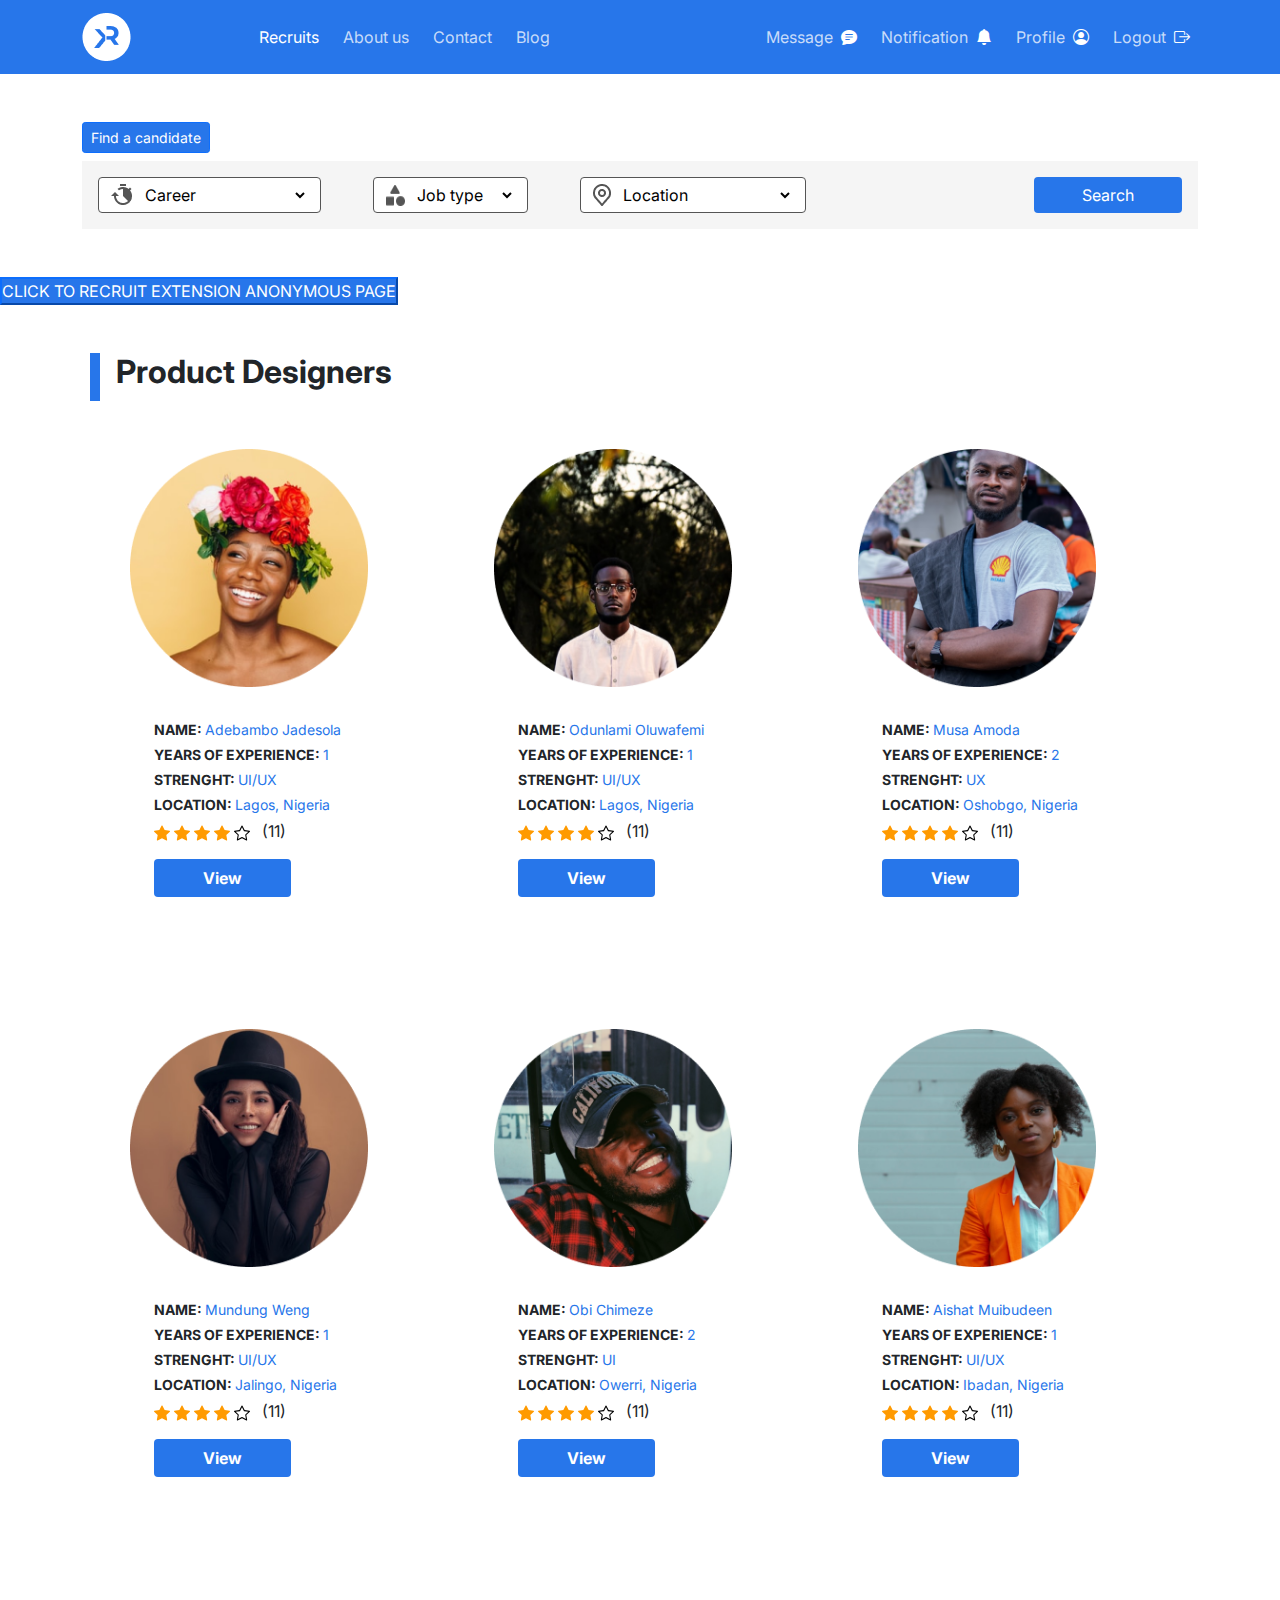
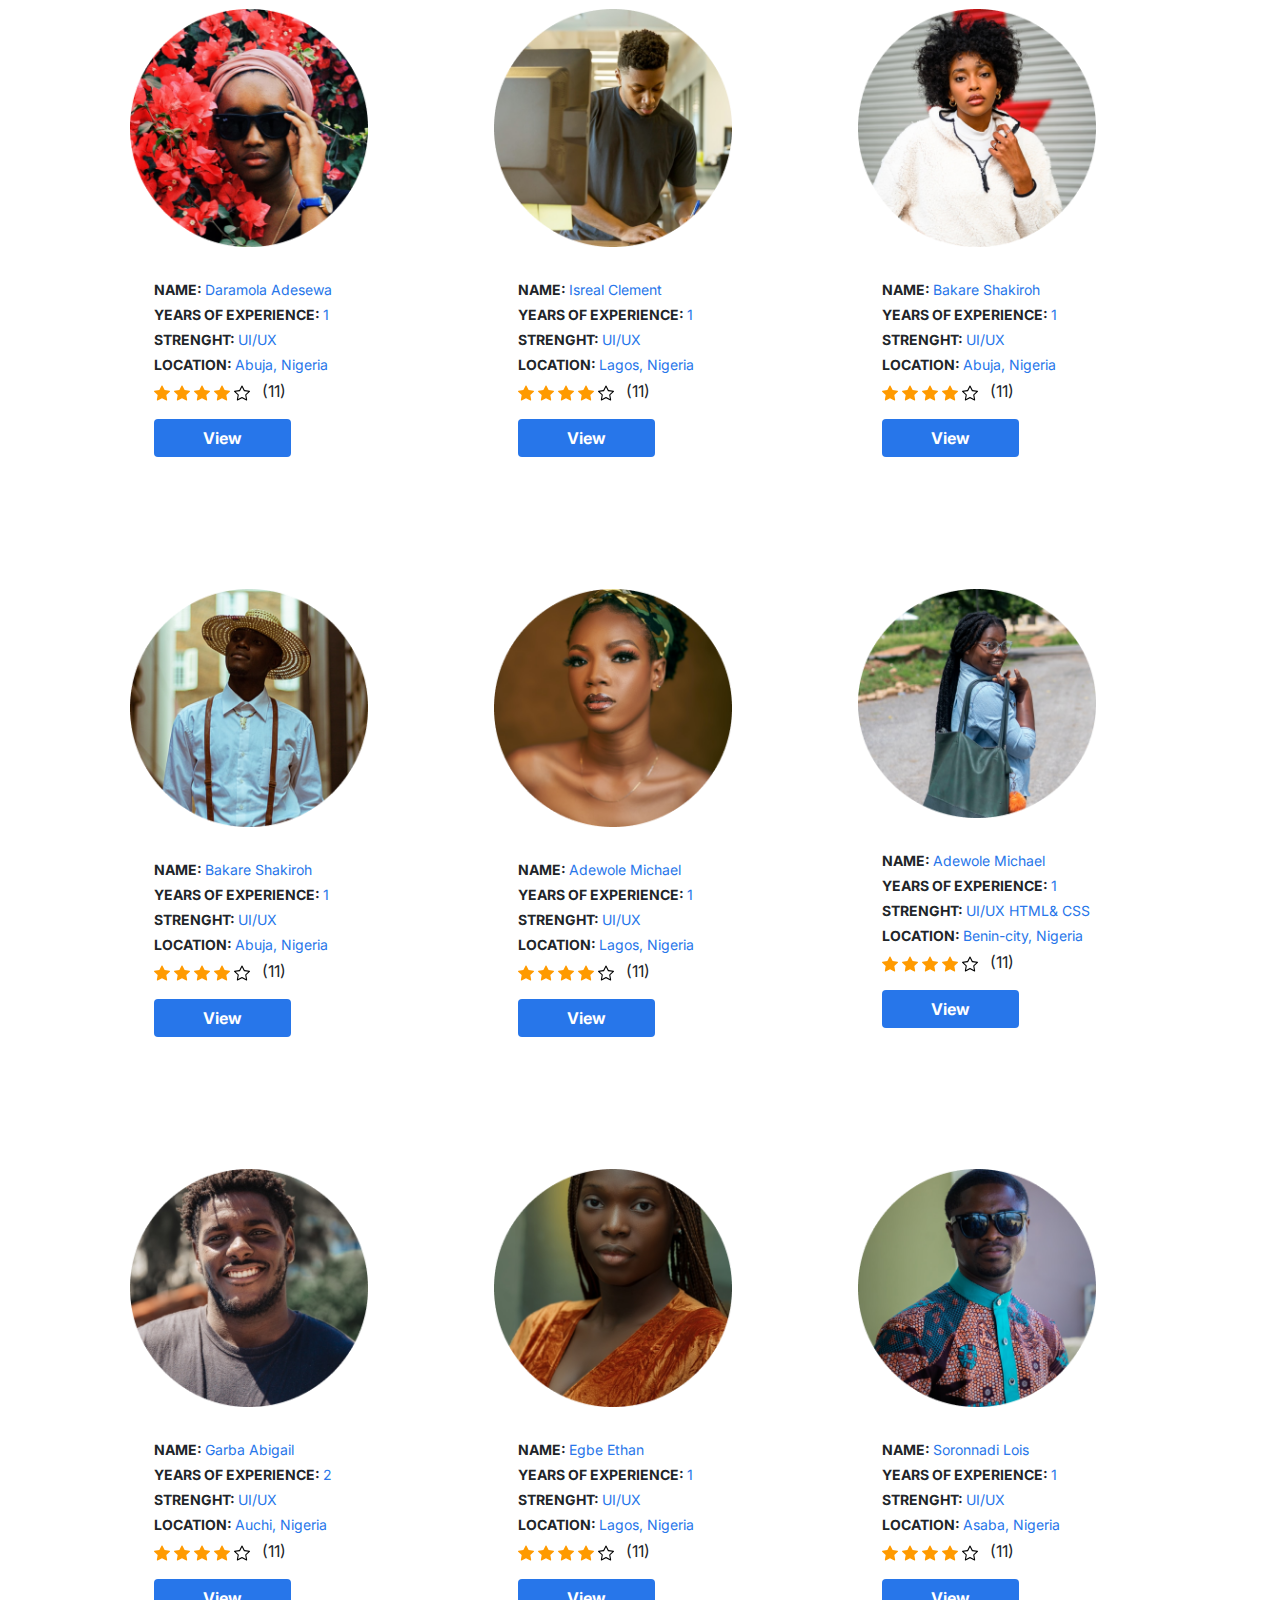
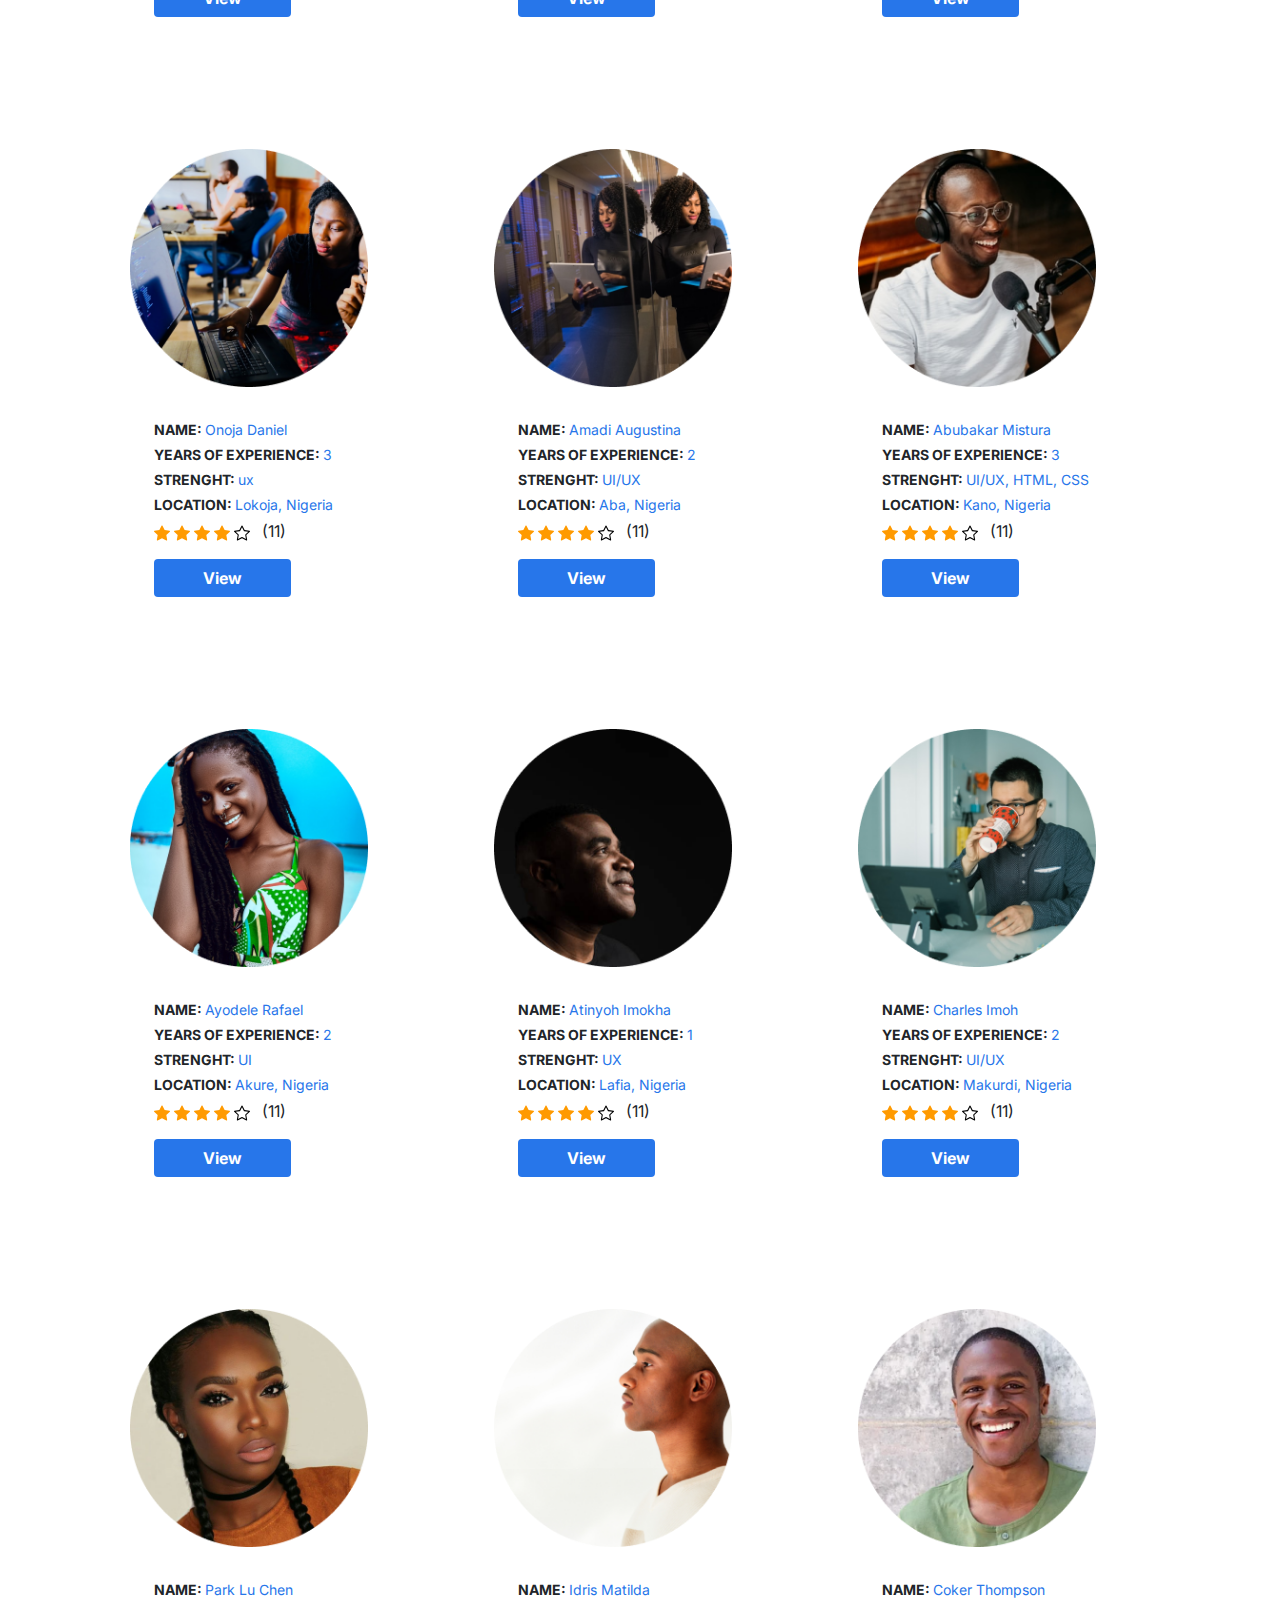
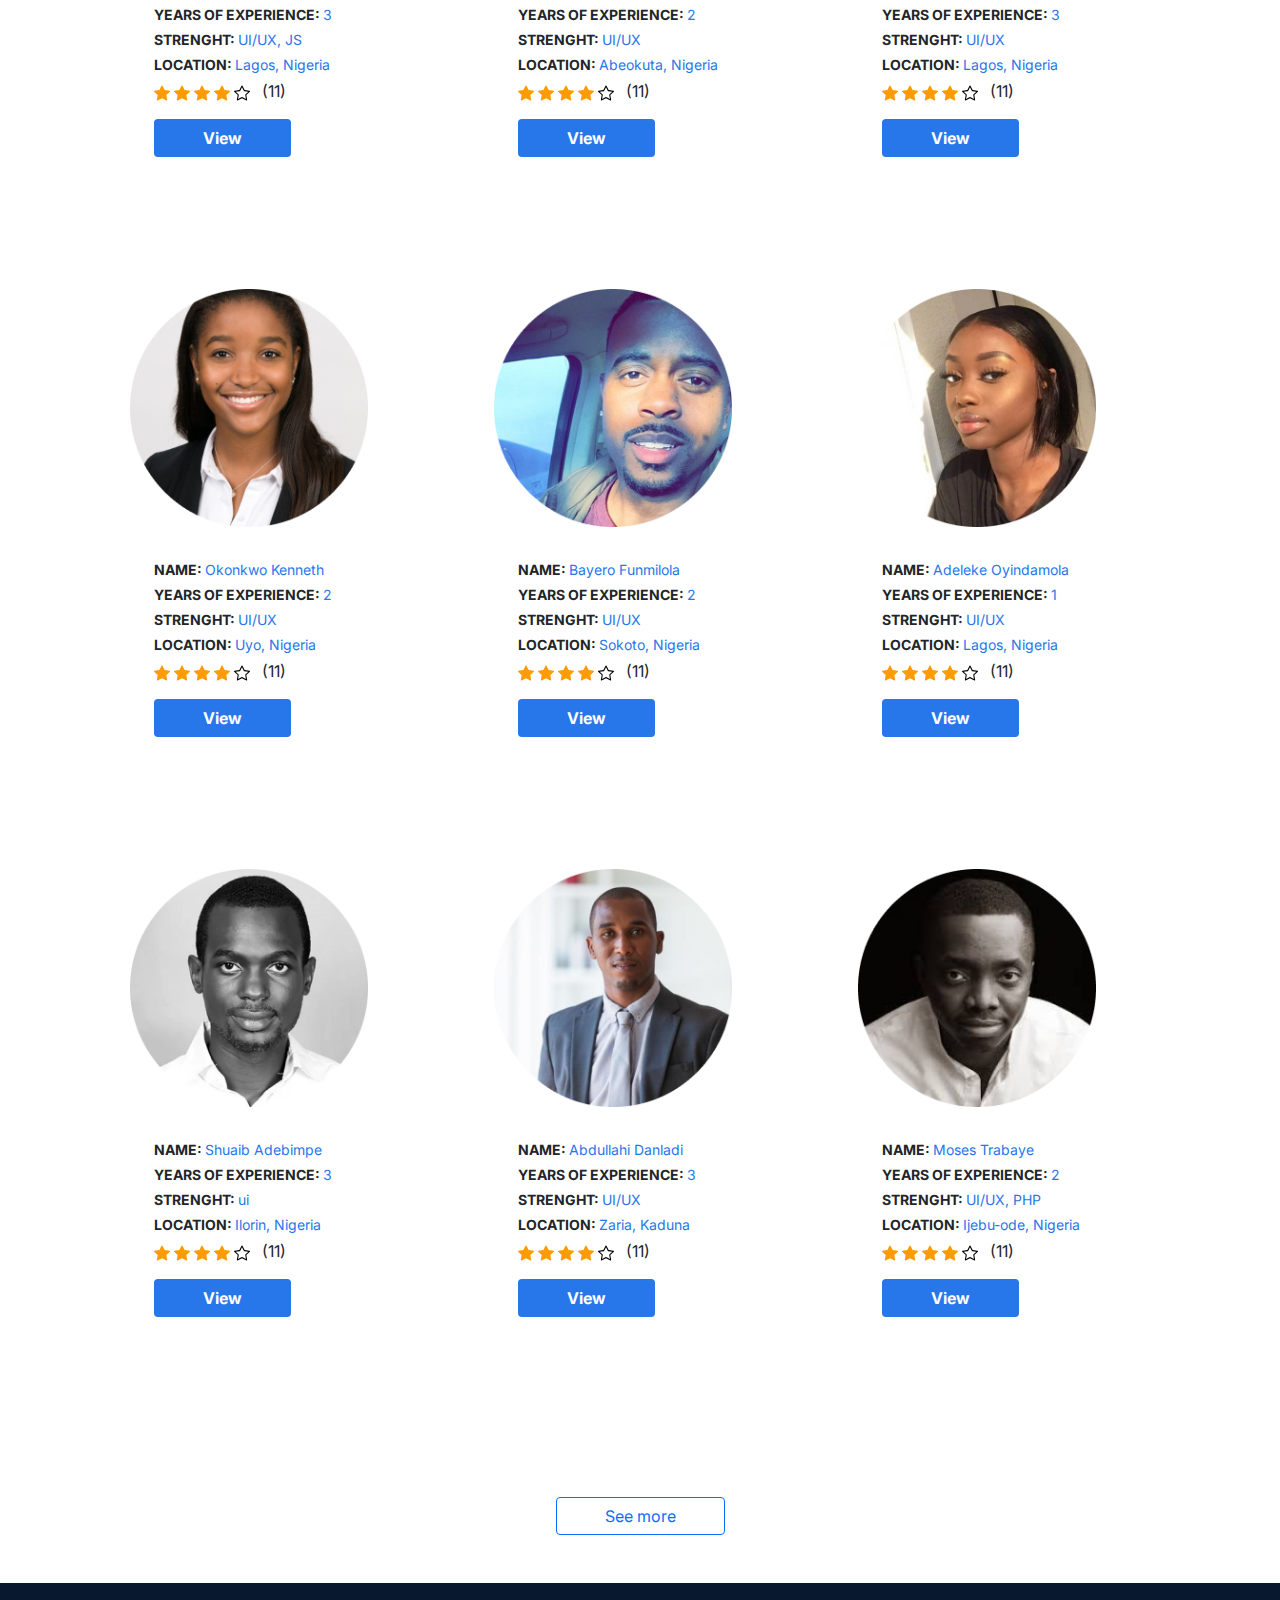
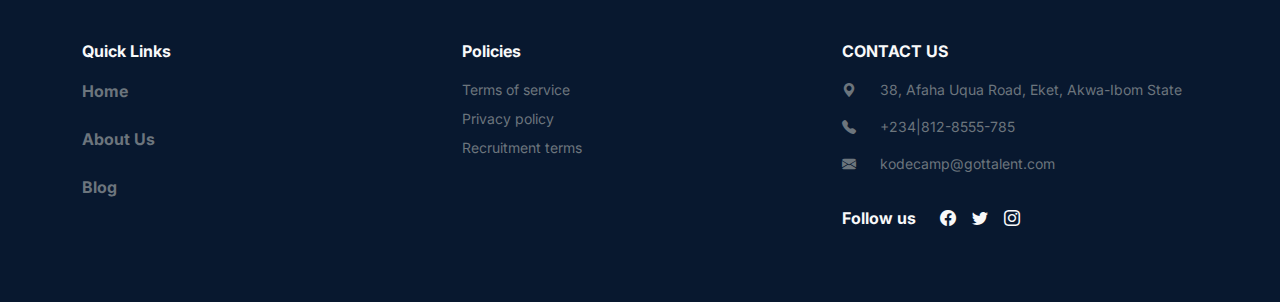
<file: recruit-ex-update.html>
<!DOCTYPE html>
<html lang="en">
<head>
    <meta charset="UTF-8">
    <meta http-equiv="X-UA-Compatible" content="IE=edge">
    <meta name="viewport" content="width=device-width, initial-scale=1.0">
    <link rel="stylesheet" href="css/bootstrap.min.css">
    <link rel="stylesheet" href="css/recruit-update.css">
    <link rel="stylesheet" href="https://cdn.jsdelivr.net/npm/bootstrap-icons@1.8.3/font/bootstrap-icons.css">
    <link rel="stylesheet" href="css/header-footer-logged-in.css">
    <!-- google font link -->
    <link rel="preconnect" href="https://fonts.googleapis.com">
    <link rel="preconnect" href="https://fonts.gstatic.com" crossorigin>
    <link href="https://fonts.googleapis.com/css2?family=Inter&display=swap" rel="stylesheet">
    <title>Recruits</title>
</head>
<body>
  <header>
    <nav class="navbar navbar-expand-lg navbar-dark bg-blue">
        <div class="container">
          <a class="navbar-brand me-5 pe-5 active" aria-current="page" href="home.html"><img src="img/logged-in-header-logo.png" alt="Logo"></a>
          <button class="navbar-toggler" type="button" data-bs-toggle="collapse" data-bs-target="#navbarSupportedContent" aria-controls="navbarSupportedContent" aria-expanded="false" aria-label="Toggle navigation">
            <span class="navbar-toggler-icon"></span>
          </button>
          <div class="collapse navbar-collapse" id="navbarSupportedContent">
            <ul class="navbar-nav mb-2 mb-lg-0">
              <li class="nav-item">
                <a class="nav-link ms-lg-4 mobile" href="home.html">Home</a>
              </li>
              <li class="nav-item">
                <a class="nav-link ms-lg-4 active"  aria-current="page" href="recruit.html">Recruits</a>
              </li>
              <li class="nav-item">
                <a class="nav-link ms-lg-2" href="about-us-logged-in.html">About us</a>
              </li>
              <li class="nav-item">
                <a class="nav-link ms-lg-2" href="contact-page-logged.html">Contact</a>
              </li>
              <li class="nav-item">
                <a class="nav-link ms-lg-2" href="blog-login.html">Blog</a>
              </li>
            </ul>
            <ul class="navbar-nav ms-lg-auto mb-2 mb-lg-0">
                <li class="nav-item">
                  <a class="nav-link me-lg-2" href="message.html">Message<i class="bi bi-chat-text-fill text-white ms-2"></i></a>
                </li>
                <li class="nav-item">
                  <a class="nav-link me-lg-2" href="#">Notification<i class="bi bi-bell-fill text-white ms-2"></i></a>
                </li>
                <li class="nav-item">
                  <a class="nav-link me-lg-2" href="profile-page.html">Profile<i class="bi bi-person-circle text-white ms-2"></i></a>
                </li>
                <li class="nav-item">
                  <a class="nav-link" href="sign-in.html">Logout<i class="bi bi-box-arrow-right text-white ms-2"></i></a>
                </li>
            </ul>
          </div>
        </div>
      </nav>
</header>

    <section>
        
      <div class=" mb-"2>
          <div class="container w-100 hero-txt text-white align-center pt-5">
             
              <div>
                <div class="text-start"><button type="button" class="btn find btn-primary btn-sm">Find a candidate</button></div>
                <div class="ex-hero-btn-wrap mb-5 mx-auto d-lg-flex d-md-block d-sm-block justify-content-between mt-2 bg-white p-3">
                    <div class="btn1 col-lg-8 col-12 justify-content-between d-lg-flex">
                      <div class="d-lg-none d-md-block d-sm-block text-black text-start fw-bold mt-2">Choose a career</div>
                      <div class="dropdown btn1-1">
                        <button class="btn btn-white selet bg-white select-button" type="button" id="dropdownMenuButton1" data-toggle="dropdown" aria-expanded="false">
                        <div class="d-flex bg-white">
                          <img src="img/R-icon1.png"class="pe-2">
                        <select class="selet border-0 fs-lg-3 bg-white fs-md-4 w-100 fs-sm-5">
                          <option class="">Career</option>
                          <option value="" class="">Product design</option>
                          <option value="" class="">Frontend developer</option>
                          <li><hr class="dropdown-divider"></li>
                          <option value=""class="">Backend developer</option>
                          <li><hr class="dropdown-divider"></li>
                          <option value=""class="">Full stack</option>
                          <li><hr class="dropdown-divider"></li>
                          <option value=""class="">Mobile developer</option>
                          <li><hr class="dropdown-divider"></li>
                          <option value=""class="">Web developer</option>
                          <li><hr class="dropdown-divider"></li>
                          <option value=""class="">CAD</option>
                          <li><hr class="dropdown-divider"></li>
                          <option value=""class="">Data science</option>
                          <li><hr class="dropdown-divider"></li>
                          <option value=""class="">Product MGT</option>
                          <li><hr class="dropdown-divider"></li>
                          <option value=""class="">Machine language</option>
                        </select>
                        </div>
                        </button>
                        
                    </div>
                    
                    <div class="btn1-1"><div>
                      <div class="d-lg-none d-md-block d-sm-block text-black text-start fw-bold mt-2">Job type</div>
                      <button class="btn job bg-white selet btn-white select-button" type="button" id="dropdownMenuButton1" data-toggle="dropdown" aria-expanded="false">
                        <div class="d-flex bg-white">
                        <img src="img/R-icon2.png"class="pe-2">
                        <select class="selet border-0 w-100 bg-white">
                          <option class="sele">Job type</option>
                          <option>Any</option>
                          <option value=""class="sele">Part-time</option>
                          <option value=""class="sele">Full-time</option>
                          <li><hr class="dropdown-divider"></li>
                          <option value=""class="sele">Remote</option>
                          <li><hr class="dropdown-divider"></li>
                          <option value=""class="sele">Internship </option>
                          <li><hr class="dropdown-divider"></li>
                          <option value=""class="sele">Temporary</option>
                        </select>
                        </div>
                        </button>
                        </div>
                       
                    </div>
  
                    <div class="btn1-1 dropdown col-4">
                      <div class="d-lg-none d-md-block d-sm-block text-black text-start fw-bold mt-2">Location</div>
                      <button class="btn btn-white selet bg-white select-button" type="button" id="dropdownMenuButton1" data-toggle="dropdown" aria-expanded="false">
                        <div class="d-flex bg-white">
                        <img src="./img/R-icon3.png"class="pe-2">
                        <select class="selet w-100 border-0 bg-white">
                          <option class="">Location</option>
                          <option value=""class="sele">Nigeria</option>
                          <option value=""class="sele">Ghana</option>
                          <li><hr class="dropdown-divider"></li>
                          <option value=""class="sele">South Africa</option>
                          <li><hr class="dropdown-divider"></li>
                          <option value=""class="sele">United kigdom</option>
                          <li><hr class="dropdown-divider"></li>
                          <option value=""class="sele">Antigua and Barbusa</option>
                          <li><hr class="dropdown-divider"></li>
                          <option value=""class="sele">Argentina</option>
                          <li><hr class="dropdown-divider"></li>
                          <option value=""class="sele">Armenia</option>
                          <li><hr class="dropdown-divider"></li>
                          <option value=""class="sele">Australia</option>
                          <li><hr class="dropdown-divider"></li>
                          <option value=""class="sele">Austria</option>
                        </select>
                       
                        </div>
                        </button>
                        
                    </div>
  
                    </div>
  
                    <div class="btn2 col-lg-4 d-md-12 d-sm-12">
                  <div class=" float-lg-end float-md-none float-sm-none">
                    <a href="recruit-ex.html"><button class="btn search btn-primary border-0 px-5 " type="button" id="dropdownMenuButton1" data-toggle="dropdown" aria-expanded="false">
                      Search
                    </button></a>
                  </div>
                  </div>
                  
                
  
               
            </div>
            </div>  
        </div>
  </section>


<!---END HERO SECTION-->
<a href="recruit-ex-anonymous.html"><button class="btn-primary">CLICK TO RECRUIT EXTENSION ANONYMOUS PAGE </button></a>
<section>
    <div class="sec3 container mt-5 d-flex">
        <img src="./img/R-vr.png" class="ps-2 pe-3">
        <h3 class="fw-bold fs-2">Product Designers</h3>
    </div>
    <div class=" container mt-5 d-lg-flex mx-auto sec3-row1 row ">
        <div class="card-div col-lg-4 col-md-6 col-sm-12 mx-sm-auto">
            <div class="carrd mx-auto mb-3" >
                <img src="img/ex-img1.png" class="card-img-top ms-4 mb-3" alt="...">
                <div class="card-body px-5">
                    <p class="card-text mb-1"><span class="fw-bold">NAME: </span><span class="R-text-primary">Adebambo
                            Jadesola</span></p>
                    <p class="card-text mb-1"><span class="fw-bold">YEARS OF EXPERIENCE: </span><span
                            class="R-text-primary">1</span></p>
                    <p class="card-text mb-1"><span class="fw-bold">STRENGHT: </span><span
                            class="R-text-primary">UI/UX</span></p>
                    <p class="card-text mb-1"><span class="fw-bold">LOCATION: </span><span class="R-text-primary">Lagos,
                            Nigeria</span></p>
                    <p>
                        <svg xmlns="http://www.w3.org/2000/svg" width="16" height="16" fill="#FF9A00"
                            class="bi bi-star-fill" viewBox="0 0 16 16">
                            <path
                                d="M3.612 15.443c-.386.198-.824-.149-.746-.592l.83-4.73L.173 6.765c-.329-.314-.158-.888.283-.95l4.898-.696L7.538.792c.197-.39.73-.39.927 0l2.184 4.327 4.898.696c.441.062.612.636.282.95l-3.522 3.356.83 4.73c.078.443-.36.79-.746.592L8 13.187l-4.389 2.256z" />
                        </svg>

                        <svg xmlns="http://www.w3.org/2000/svg" width="16" height="16" fill="#FF9A00"
                            class="bi bi-star-fill" viewBox="0 0 16 16">
                            <path
                                d="M3.612 15.443c-.386.198-.824-.149-.746-.592l.83-4.73L.173 6.765c-.329-.314-.158-.888.283-.95l4.898-.696L7.538.792c.197-.39.73-.39.927 0l2.184 4.327 4.898.696c.441.062.612.636.282.95l-3.522 3.356.83 4.73c.078.443-.36.79-.746.592L8 13.187l-4.389 2.256z" />
                        </svg>

                        <svg xmlns="http://www.w3.org/2000/svg" width="16" height="16" fill="#FF9A00"
                            class="bi bi-star-fill" viewBox="0 0 16 16">
                            <path
                                d="M3.612 15.443c-.386.198-.824-.149-.746-.592l.83-4.73L.173 6.765c-.329-.314-.158-.888.283-.95l4.898-.696L7.538.792c.197-.39.73-.39.927 0l2.184 4.327 4.898.696c.441.062.612.636.282.95l-3.522 3.356.83 4.73c.078.443-.36.79-.746.592L8 13.187l-4.389 2.256z" />
                        </svg>

                        <svg xmlns="http://www.w3.org/2000/svg" width="16" height="16" fill="#FF9A00"
                            class="bi bi-star-fill" viewBox="0 0 16 16">
                            <path
                                d="M3.612 15.443c-.386.198-.824-.149-.746-.592l.83-4.73L.173 6.765c-.329-.314-.158-.888.283-.95l4.898-.696L7.538.792c.197-.39.73-.39.927 0l2.184 4.327 4.898.696c.441.062.612.636.282.95l-3.522 3.356.83 4.73c.078.443-.36.79-.746.592L8 13.187l-4.389 2.256z" />
                        </svg>

                        <svg xmlns="http://www.w3.org/2000/svg" width="16" height="16" fill="#000000" class=""
                            viewBox="0 0 16 16">
                            <path
                                d="M2.866 14.85c-.078.444.36.791.746.593l4.39-2.256 4.389 2.256c.386.198.824-.149.746-.592l-.83-4.73 3.522-3.356c.33-.314.16-.888-.282-.95l-4.898-.696L8.465.792a.513.513 0 0 0-.927 0L5.354 5.12l-4.898.696c-.441.062-.612.636-.283.95l3.523 3.356-.83 4.73zm4.905-2.767-3.686 1.894.694-3.957a.565.565 0 0 0-.163-.505L1.71 6.745l4.052-.576a.525.525 0 0 0 .393-.288L8 2.223l1.847 3.658a.525.525 0 0 0 .393.288l4.052.575-2.906 2.77a.565.565 0 0 0-.163.506l.694 3.957-3.686-1.894a.503.503 0 0 0-.461 0z" />
                        </svg>
                        <span class="ps-2">(11)</span>
                    </p>
                    <a href="sign-in.html" class="btn R-btn-primary fw-bold px-5">View</a>
                </div>
            </div>
        </div>

        <div class="card-div col-lg-4 col-md-6 col-sm-12 mx-sm-auto">
            <div class="carrd mx-auto mb-3 " >
                <img src="./img/ex-img2.png" class="card-img-top ms-4 mb-3" alt="...">
                <div class="card-body px-5">
                    <p class="card-text mb-1"><span class="fw-bold">NAME: </span><span class="R-text-primary">Odunlami
                            Oluwafemi</span></p>
                    <p class="card-text mb-1"><span class="fw-bold">YEARS OF EXPERIENCE: </span><span
                            class="R-text-primary">1</span></p>
                    <p class="card-text mb-1"><span class="fw-bold">STRENGHT: </span><span
                            class="R-text-primary">UI/UX</span></p>
                    <p class="card-text mb-1"><span class="fw-bold">LOCATION: </span><span class="R-text-primary">Lagos,
                            Nigeria</span></p>
                    <p>
                        <svg xmlns="http://www.w3.org/2000/svg" width="16" height="16" fill="#FF9A00"
                            class="bi bi-star-fill" viewBox="0 0 16 16">
                            <path
                                d="M3.612 15.443c-.386.198-.824-.149-.746-.592l.83-4.73L.173 6.765c-.329-.314-.158-.888.283-.95l4.898-.696L7.538.792c.197-.39.73-.39.927 0l2.184 4.327 4.898.696c.441.062.612.636.282.95l-3.522 3.356.83 4.73c.078.443-.36.79-.746.592L8 13.187l-4.389 2.256z" />
                        </svg>

                        <svg xmlns="http://www.w3.org/2000/svg" width="16" height="16" fill="#FF9A00"
                            class="bi bi-star-fill" viewBox="0 0 16 16">
                            <path
                                d="M3.612 15.443c-.386.198-.824-.149-.746-.592l.83-4.73L.173 6.765c-.329-.314-.158-.888.283-.95l4.898-.696L7.538.792c.197-.39.73-.39.927 0l2.184 4.327 4.898.696c.441.062.612.636.282.95l-3.522 3.356.83 4.73c.078.443-.36.79-.746.592L8 13.187l-4.389 2.256z" />
                        </svg>

                        <svg xmlns="http://www.w3.org/2000/svg" width="16" height="16" fill="#FF9A00"
                            class="bi bi-star-fill" viewBox="0 0 16 16">
                            <path
                                d="M3.612 15.443c-.386.198-.824-.149-.746-.592l.83-4.73L.173 6.765c-.329-.314-.158-.888.283-.95l4.898-.696L7.538.792c.197-.39.73-.39.927 0l2.184 4.327 4.898.696c.441.062.612.636.282.95l-3.522 3.356.83 4.73c.078.443-.36.79-.746.592L8 13.187l-4.389 2.256z" />
                        </svg>

                        <svg xmlns="http://www.w3.org/2000/svg" width="16" height="16" fill="#FF9A00"
                            class="bi bi-star-fill" viewBox="0 0 16 16">
                            <path
                                d="M3.612 15.443c-.386.198-.824-.149-.746-.592l.83-4.73L.173 6.765c-.329-.314-.158-.888.283-.95l4.898-.696L7.538.792c.197-.39.73-.39.927 0l2.184 4.327 4.898.696c.441.062.612.636.282.95l-3.522 3.356.83 4.73c.078.443-.36.79-.746.592L8 13.187l-4.389 2.256z" />
                        </svg>

                        <svg xmlns="http://www.w3.org/2000/svg" width="16" height="16" fill="#000000" class=""
                            viewBox="0 0 16 16">
                            <path
                                d="M2.866 14.85c-.078.444.36.791.746.593l4.39-2.256 4.389 2.256c.386.198.824-.149.746-.592l-.83-4.73 3.522-3.356c.33-.314.16-.888-.282-.95l-4.898-.696L8.465.792a.513.513 0 0 0-.927 0L5.354 5.12l-4.898.696c-.441.062-.612.636-.283.95l3.523 3.356-.83 4.73zm4.905-2.767-3.686 1.894.694-3.957a.565.565 0 0 0-.163-.505L1.71 6.745l4.052-.576a.525.525 0 0 0 .393-.288L8 2.223l1.847 3.658a.525.525 0 0 0 .393.288l4.052.575-2.906 2.77a.565.565 0 0 0-.163.506l.694 3.957-3.686-1.894a.503.503 0 0 0-.461 0z" />
                        </svg>
                        <span class="ps-2">(11)</span>
                    </p>
                    <a href="sign-in.html" class="btn R-btn-primary fw-bold px-5">View</a>
                </div>
            </div>
        </div>



        <div class="col-lg-4 col-md-6 mx-md-auto col-sm-12 mx-sm-auto">
            <div class="carrd mx-auto mb-3" >
                <img src="./img/ex-img3.png" class="card-img-top ms-4 mb-3" alt="...">
                <div class="card-body px-5">
                    <p class="card-text mb-1"><span class="fw-bold">NAME: </span><span class="R-text-primary">Musa
                            Amoda</span></p>
                    <p class="card-text mb-1"><span class="fw-bold">YEARS OF EXPERIENCE: </span><span
                            class="R-text-primary">2</span></p>
                    <p class="card-text mb-1"><span class="fw-bold">STRENGHT: </span><span class="R-text-primary">UX</span>
                    </p>
                    <p class="card-text mb-1"><span class="fw-bold">LOCATION: </span><span class="R-text-primary">Oshobgo,
                            Nigeria</span></p>
                    <p>
                        <svg xmlns="http://www.w3.org/2000/svg" width="16" height="16" fill="#FF9A00"
                            class="bi bi-star-fill" viewBox="0 0 16 16">
                            <path
                                d="M3.612 15.443c-.386.198-.824-.149-.746-.592l.83-4.73L.173 6.765c-.329-.314-.158-.888.283-.95l4.898-.696L7.538.792c.197-.39.73-.39.927 0l2.184 4.327 4.898.696c.441.062.612.636.282.95l-3.522 3.356.83 4.73c.078.443-.36.79-.746.592L8 13.187l-4.389 2.256z" />
                        </svg>

                        <svg xmlns="http://www.w3.org/2000/svg" width="16" height="16" fill="#FF9A00"
                            class="bi bi-star-fill" viewBox="0 0 16 16">
                            <path
                                d="M3.612 15.443c-.386.198-.824-.149-.746-.592l.83-4.73L.173 6.765c-.329-.314-.158-.888.283-.95l4.898-.696L7.538.792c.197-.39.73-.39.927 0l2.184 4.327 4.898.696c.441.062.612.636.282.95l-3.522 3.356.83 4.73c.078.443-.36.79-.746.592L8 13.187l-4.389 2.256z" />
                        </svg>

                        <svg xmlns="http://www.w3.org/2000/svg" width="16" height="16" fill="#FF9A00"
                            class="bi bi-star-fill" viewBox="0 0 16 16">
                            <path
                                d="M3.612 15.443c-.386.198-.824-.149-.746-.592l.83-4.73L.173 6.765c-.329-.314-.158-.888.283-.95l4.898-.696L7.538.792c.197-.39.73-.39.927 0l2.184 4.327 4.898.696c.441.062.612.636.282.95l-3.522 3.356.83 4.73c.078.443-.36.79-.746.592L8 13.187l-4.389 2.256z" />
                        </svg>

                        <svg xmlns="http://www.w3.org/2000/svg" width="16" height="16" fill="#FF9A00"
                            class="bi bi-star-fill" viewBox="0 0 16 16">
                            <path
                                d="M3.612 15.443c-.386.198-.824-.149-.746-.592l.83-4.73L.173 6.765c-.329-.314-.158-.888.283-.95l4.898-.696L7.538.792c.197-.39.73-.39.927 0l2.184 4.327 4.898.696c.441.062.612.636.282.95l-3.522 3.356.83 4.73c.078.443-.36.79-.746.592L8 13.187l-4.389 2.256z" />
                        </svg>

                        <svg xmlns="http://www.w3.org/2000/svg" width="16" height="16" fill="#000000" class=""
                            viewBox="0 0 16 16">
                            <path
                                d="M2.866 14.85c-.078.444.36.791.746.593l4.39-2.256 4.389 2.256c.386.198.824-.149.746-.592l-.83-4.73 3.522-3.356c.33-.314.16-.888-.282-.95l-4.898-.696L8.465.792a.513.513 0 0 0-.927 0L5.354 5.12l-4.898.696c-.441.062-.612.636-.283.95l3.523 3.356-.83 4.73zm4.905-2.767-3.686 1.894.694-3.957a.565.565 0 0 0-.163-.505L1.71 6.745l4.052-.576a.525.525 0 0 0 .393-.288L8 2.223l1.847 3.658a.525.525 0 0 0 .393.288l4.052.575-2.906 2.77a.565.565 0 0 0-.163.506l.694 3.957-3.686-1.894a.503.503 0 0 0-.461 0z" />
                        </svg>
                        <span class="ps-2">(11)</span>
                    </p>
                    <a href="sign-in.html" class="btn R-btn-primary fw-bold px-5">View</a>
                </div>
            </div>
        </div>
        <!---Another section-->

        <div class="card-div col-lg-4 col-md-6 col-sm-12 mx-sm-auto">
            <div class="carrd mx-auto mb-3" >
                <img src="./img/ex-img4.png" class="card-img-top ms-4 mb-3" alt="...">
                <div class="card-body px-5">
                    <p class="card-text mb-1"><span class="fw-bold">NAME: </span><span class="R-text-primary">Mundung
                            Weng</span></p>
                    <p class="card-text mb-1"><span class="fw-bold">YEARS OF EXPERIENCE: </span><span
                            class="R-text-primary">1</span></p>
                    <p class="card-text mb-1"><span class="fw-bold">STRENGHT: </span><span
                            class="R-text-primary">UI/UX</span></p>
                    <p class="card-text mb-1"><span class="fw-bold">LOCATION: </span><span class="R-text-primary">Jalingo,
                            Nigeria</span></p>
                    <p>
                        <svg xmlns="http://www.w3.org/2000/svg" width="16" height="16" fill="#FF9A00"
                            class="bi bi-star-fill" viewBox="0 0 16 16">
                            <path
                                d="M3.612 15.443c-.386.198-.824-.149-.746-.592l.83-4.73L.173 6.765c-.329-.314-.158-.888.283-.95l4.898-.696L7.538.792c.197-.39.73-.39.927 0l2.184 4.327 4.898.696c.441.062.612.636.282.95l-3.522 3.356.83 4.73c.078.443-.36.79-.746.592L8 13.187l-4.389 2.256z" />
                        </svg>

                        <svg xmlns="http://www.w3.org/2000/svg" width="16" height="16" fill="#FF9A00"
                            class="bi bi-star-fill" viewBox="0 0 16 16">
                            <path
                                d="M3.612 15.443c-.386.198-.824-.149-.746-.592l.83-4.73L.173 6.765c-.329-.314-.158-.888.283-.95l4.898-.696L7.538.792c.197-.39.73-.39.927 0l2.184 4.327 4.898.696c.441.062.612.636.282.95l-3.522 3.356.83 4.73c.078.443-.36.79-.746.592L8 13.187l-4.389 2.256z" />
                        </svg>

                        <svg xmlns="http://www.w3.org/2000/svg" width="16" height="16" fill="#FF9A00"
                            class="bi bi-star-fill" viewBox="0 0 16 16">
                            <path
                                d="M3.612 15.443c-.386.198-.824-.149-.746-.592l.83-4.73L.173 6.765c-.329-.314-.158-.888.283-.95l4.898-.696L7.538.792c.197-.39.73-.39.927 0l2.184 4.327 4.898.696c.441.062.612.636.282.95l-3.522 3.356.83 4.73c.078.443-.36.79-.746.592L8 13.187l-4.389 2.256z" />
                        </svg>

                        <svg xmlns="http://www.w3.org/2000/svg" width="16" height="16" fill="#FF9A00"
                            class="bi bi-star-fill" viewBox="0 0 16 16">
                            <path
                                d="M3.612 15.443c-.386.198-.824-.149-.746-.592l.83-4.73L.173 6.765c-.329-.314-.158-.888.283-.95l4.898-.696L7.538.792c.197-.39.73-.39.927 0l2.184 4.327 4.898.696c.441.062.612.636.282.95l-3.522 3.356.83 4.73c.078.443-.36.79-.746.592L8 13.187l-4.389 2.256z" />
                        </svg>

                        <svg xmlns="http://www.w3.org/2000/svg" width="16" height="16" fill="#000000" class=""
                            viewBox="0 0 16 16">
                            <path
                                d="M2.866 14.85c-.078.444.36.791.746.593l4.39-2.256 4.389 2.256c.386.198.824-.149.746-.592l-.83-4.73 3.522-3.356c.33-.314.16-.888-.282-.95l-4.898-.696L8.465.792a.513.513 0 0 0-.927 0L5.354 5.12l-4.898.696c-.441.062-.612.636-.283.95l3.523 3.356-.83 4.73zm4.905-2.767-3.686 1.894.694-3.957a.565.565 0 0 0-.163-.505L1.71 6.745l4.052-.576a.525.525 0 0 0 .393-.288L8 2.223l1.847 3.658a.525.525 0 0 0 .393.288l4.052.575-2.906 2.77a.565.565 0 0 0-.163.506l.694 3.957-3.686-1.894a.503.503 0 0 0-.461 0z" />
                        </svg>
                        <span class="ps-2">(11)</span>
                    </p>
                    <a href="sign-in.html" class="btn R-btn-primary fw-bold px-5">View</a>
                </div>
            </div>
        </div>



        <div class="card-div col-lg-4 col-md-6 col-sm-12 mx-sm-auto">
            <div class="carrd mx-auto mb-3 " >
                <img src="./img/ex-img5.png" class="card-img-top ms-4 mb-3" alt="...">
                <div class="card-body px-5">
                    <p class="card-text mb-1"><span class="fw-bold">NAME: </span><span class="R-text-primary">Obi
                            Chimeze</span></p>
                    <p class="card-text mb-1"><span class="fw-bold">YEARS OF EXPERIENCE: </span><span
                            class="R-text-primary">2</span></p>
                    <p class="card-text mb-1"><span class="fw-bold">STRENGHT: </span><span class="R-text-primary">UI</span>
                    </p>
                    <p class="card-text mb-1"><span class="fw-bold">LOCATION: </span><span class="R-text-primary">Owerri,
                            Nigeria</span></p>
                    <p>
                        <svg xmlns="http://www.w3.org/2000/svg" width="16" height="16" fill="#FF9A00"
                            class="bi bi-star-fill" viewBox="0 0 16 16">
                            <path
                                d="M3.612 15.443c-.386.198-.824-.149-.746-.592l.83-4.73L.173 6.765c-.329-.314-.158-.888.283-.95l4.898-.696L7.538.792c.197-.39.73-.39.927 0l2.184 4.327 4.898.696c.441.062.612.636.282.95l-3.522 3.356.83 4.73c.078.443-.36.79-.746.592L8 13.187l-4.389 2.256z" />
                        </svg>

                        <svg xmlns="http://www.w3.org/2000/svg" width="16" height="16" fill="#FF9A00"
                            class="bi bi-star-fill" viewBox="0 0 16 16">
                            <path
                                d="M3.612 15.443c-.386.198-.824-.149-.746-.592l.83-4.73L.173 6.765c-.329-.314-.158-.888.283-.95l4.898-.696L7.538.792c.197-.39.73-.39.927 0l2.184 4.327 4.898.696c.441.062.612.636.282.95l-3.522 3.356.83 4.73c.078.443-.36.79-.746.592L8 13.187l-4.389 2.256z" />
                        </svg>

                        <svg xmlns="http://www.w3.org/2000/svg" width="16" height="16" fill="#FF9A00"
                            class="bi bi-star-fill" viewBox="0 0 16 16">
                            <path
                                d="M3.612 15.443c-.386.198-.824-.149-.746-.592l.83-4.73L.173 6.765c-.329-.314-.158-.888.283-.95l4.898-.696L7.538.792c.197-.39.73-.39.927 0l2.184 4.327 4.898.696c.441.062.612.636.282.95l-3.522 3.356.83 4.73c.078.443-.36.79-.746.592L8 13.187l-4.389 2.256z" />
                        </svg>

                        <svg xmlns="http://www.w3.org/2000/svg" width="16" height="16" fill="#FF9A00"
                            class="bi bi-star-fill" viewBox="0 0 16 16">
                            <path
                                d="M3.612 15.443c-.386.198-.824-.149-.746-.592l.83-4.73L.173 6.765c-.329-.314-.158-.888.283-.95l4.898-.696L7.538.792c.197-.39.73-.39.927 0l2.184 4.327 4.898.696c.441.062.612.636.282.95l-3.522 3.356.83 4.73c.078.443-.36.79-.746.592L8 13.187l-4.389 2.256z" />
                        </svg>

                        <svg xmlns="http://www.w3.org/2000/svg" width="16" height="16" fill="#000000" class=""
                            viewBox="0 0 16 16">
                            <path
                                d="M2.866 14.85c-.078.444.36.791.746.593l4.39-2.256 4.389 2.256c.386.198.824-.149.746-.592l-.83-4.73 3.522-3.356c.33-.314.16-.888-.282-.95l-4.898-.696L8.465.792a.513.513 0 0 0-.927 0L5.354 5.12l-4.898.696c-.441.062-.612.636-.283.95l3.523 3.356-.83 4.73zm4.905-2.767-3.686 1.894.694-3.957a.565.565 0 0 0-.163-.505L1.71 6.745l4.052-.576a.525.525 0 0 0 .393-.288L8 2.223l1.847 3.658a.525.525 0 0 0 .393.288l4.052.575-2.906 2.77a.565.565 0 0 0-.163.506l.694 3.957-3.686-1.894a.503.503 0 0 0-.461 0z" />
                        </svg>
                        <span class="ps-2">(11)</span>
                    </p>
                    <a href="sign-in.html" class="btn R-btn-primary fw-bold px-5">View</a>
                </div>
            </div>
        </div>

        <div class="col-lg-4 col-md-6 mx-md-auto col-sm-12 mx-sm-auto">
            <div class="carrd mx-auto mb-3" >
                <img src="./img/ex-img6.png" class="card-img-top ms-4 mb-3" alt="...">
                <div class="card-body px-5">
                    <p class="card-text mb-1"><span class="fw-bold">NAME: </span><span class="R-text-primary">Aishat
                            Muibudeen</span></p>
                    <p class="card-text mb-1"><span class="fw-bold">YEARS OF EXPERIENCE: </span><span
                            class="R-text-primary">1</span></p>
                    <p class="card-text mb-1"><span class="fw-bold">STRENGHT: </span><span
                            class="R-text-primary">UI/UX</span></p>
                    <p class="card-text mb-1"><span class="fw-bold">LOCATION: </span><span class="R-text-primary">Ibadan,
                            Nigeria</span></p>
                    <p>
                        <svg xmlns="http://www.w3.org/2000/svg" width="16" height="16" fill="#FF9A00"
                            class="bi bi-star-fill" viewBox="0 0 16 16">
                            <path
                                d="M3.612 15.443c-.386.198-.824-.149-.746-.592l.83-4.73L.173 6.765c-.329-.314-.158-.888.283-.95l4.898-.696L7.538.792c.197-.39.73-.39.927 0l2.184 4.327 4.898.696c.441.062.612.636.282.95l-3.522 3.356.83 4.73c.078.443-.36.79-.746.592L8 13.187l-4.389 2.256z" />
                        </svg>

                        <svg xmlns="http://www.w3.org/2000/svg" width="16" height="16" fill="#FF9A00"
                            class="bi bi-star-fill" viewBox="0 0 16 16">
                            <path
                                d="M3.612 15.443c-.386.198-.824-.149-.746-.592l.83-4.73L.173 6.765c-.329-.314-.158-.888.283-.95l4.898-.696L7.538.792c.197-.39.73-.39.927 0l2.184 4.327 4.898.696c.441.062.612.636.282.95l-3.522 3.356.83 4.73c.078.443-.36.79-.746.592L8 13.187l-4.389 2.256z" />
                        </svg>

                        <svg xmlns="http://www.w3.org/2000/svg" width="16" height="16" fill="#FF9A00"
                            class="bi bi-star-fill" viewBox="0 0 16 16">
                            <path
                                d="M3.612 15.443c-.386.198-.824-.149-.746-.592l.83-4.73L.173 6.765c-.329-.314-.158-.888.283-.95l4.898-.696L7.538.792c.197-.39.73-.39.927 0l2.184 4.327 4.898.696c.441.062.612.636.282.95l-3.522 3.356.83 4.73c.078.443-.36.79-.746.592L8 13.187l-4.389 2.256z" />
                        </svg>

                        <svg xmlns="http://www.w3.org/2000/svg" width="16" height="16" fill="#FF9A00"
                            class="bi bi-star-fill" viewBox="0 0 16 16">
                            <path
                                d="M3.612 15.443c-.386.198-.824-.149-.746-.592l.83-4.73L.173 6.765c-.329-.314-.158-.888.283-.95l4.898-.696L7.538.792c.197-.39.73-.39.927 0l2.184 4.327 4.898.696c.441.062.612.636.282.95l-3.522 3.356.83 4.73c.078.443-.36.79-.746.592L8 13.187l-4.389 2.256z" />
                        </svg>

                        <svg xmlns="http://www.w3.org/2000/svg" width="16" height="16" fill="#000000" class=""
                            viewBox="0 0 16 16">
                            <path
                                d="M2.866 14.85c-.078.444.36.791.746.593l4.39-2.256 4.389 2.256c.386.198.824-.149.746-.592l-.83-4.73 3.522-3.356c.33-.314.16-.888-.282-.95l-4.898-.696L8.465.792a.513.513 0 0 0-.927 0L5.354 5.12l-4.898.696c-.441.062-.612.636-.283.95l3.523 3.356-.83 4.73zm4.905-2.767-3.686 1.894.694-3.957a.565.565 0 0 0-.163-.505L1.71 6.745l4.052-.576a.525.525 0 0 0 .393-.288L8 2.223l1.847 3.658a.525.525 0 0 0 .393.288l4.052.575-2.906 2.77a.565.565 0 0 0-.163.506l.694 3.957-3.686-1.894a.503.503 0 0 0-.461 0z" />
                        </svg>
                        <span class="ps-2">(11)</span>
                    </p>
                    <a href="sign-in.html" class="btn R-btn-primary fw-bold px-5">View</a>
                </div>
            </div>
        </div>

        <!---Another section-->



        <div class="card-div col-lg-4 col-md-6 col-sm-12 mx-sm-auto">
            <div class="carrd mx-auto mb-3" >
                <img src="./img/ex-img7.png" class="card-img-top ms-4 mb-3" alt="...">
                <div class="card-body px-5">
                    <p class="card-text mb-1"><span class="fw-bold">NAME: </span><span class="R-text-primary">Daramola
                            Adesewa</span></p>
                    <p class="card-text mb-1"><span class="fw-bold">YEARS OF EXPERIENCE: </span><span
                            class="R-text-primary">1</span></p>
                    <p class="card-text mb-1"><span class="fw-bold">STRENGHT: </span><span
                            class="R-text-primary">UI/UX</span></p>
                    <p class="card-text mb-1"><span class="fw-bold">LOCATION: </span><span class="R-text-primary">Abuja,
                            Nigeria</span></p>
                    <p>
                        <svg xmlns="http://www.w3.org/2000/svg" width="16" height="16" fill="#FF9A00"
                            class="bi bi-star-fill" viewBox="0 0 16 16">
                            <path
                                d="M3.612 15.443c-.386.198-.824-.149-.746-.592l.83-4.73L.173 6.765c-.329-.314-.158-.888.283-.95l4.898-.696L7.538.792c.197-.39.73-.39.927 0l2.184 4.327 4.898.696c.441.062.612.636.282.95l-3.522 3.356.83 4.73c.078.443-.36.79-.746.592L8 13.187l-4.389 2.256z" />
                        </svg>

                        <svg xmlns="http://www.w3.org/2000/svg" width="16" height="16" fill="#FF9A00"
                            class="bi bi-star-fill" viewBox="0 0 16 16">
                            <path
                                d="M3.612 15.443c-.386.198-.824-.149-.746-.592l.83-4.73L.173 6.765c-.329-.314-.158-.888.283-.95l4.898-.696L7.538.792c.197-.39.73-.39.927 0l2.184 4.327 4.898.696c.441.062.612.636.282.95l-3.522 3.356.83 4.73c.078.443-.36.79-.746.592L8 13.187l-4.389 2.256z" />
                        </svg>

                        <svg xmlns="http://www.w3.org/2000/svg" width="16" height="16" fill="#FF9A00"
                            class="bi bi-star-fill" viewBox="0 0 16 16">
                            <path
                                d="M3.612 15.443c-.386.198-.824-.149-.746-.592l.83-4.73L.173 6.765c-.329-.314-.158-.888.283-.95l4.898-.696L7.538.792c.197-.39.73-.39.927 0l2.184 4.327 4.898.696c.441.062.612.636.282.95l-3.522 3.356.83 4.73c.078.443-.36.79-.746.592L8 13.187l-4.389 2.256z" />
                        </svg>

                        <svg xmlns="http://www.w3.org/2000/svg" width="16" height="16" fill="#FF9A00"
                            class="bi bi-star-fill" viewBox="0 0 16 16">
                            <path
                                d="M3.612 15.443c-.386.198-.824-.149-.746-.592l.83-4.73L.173 6.765c-.329-.314-.158-.888.283-.95l4.898-.696L7.538.792c.197-.39.73-.39.927 0l2.184 4.327 4.898.696c.441.062.612.636.282.95l-3.522 3.356.83 4.73c.078.443-.36.79-.746.592L8 13.187l-4.389 2.256z" />
                        </svg>

                        <svg xmlns="http://www.w3.org/2000/svg" width="16" height="16" fill="#000000" class=""
                            viewBox="0 0 16 16">
                            <path
                                d="M2.866 14.85c-.078.444.36.791.746.593l4.39-2.256 4.389 2.256c.386.198.824-.149.746-.592l-.83-4.73 3.522-3.356c.33-.314.16-.888-.282-.95l-4.898-.696L8.465.792a.513.513 0 0 0-.927 0L5.354 5.12l-4.898.696c-.441.062-.612.636-.283.95l3.523 3.356-.83 4.73zm4.905-2.767-3.686 1.894.694-3.957a.565.565 0 0 0-.163-.505L1.71 6.745l4.052-.576a.525.525 0 0 0 .393-.288L8 2.223l1.847 3.658a.525.525 0 0 0 .393.288l4.052.575-2.906 2.77a.565.565 0 0 0-.163.506l.694 3.957-3.686-1.894a.503.503 0 0 0-.461 0z" />
                        </svg>
                        <span class="ps-2">(11)</span>
                    </p>
                    <a href="sign-in.html" class="btn R-btn-primary fw-bold px-5">View</a>
                </div>
            </div>
        </div>

        <div class="card-div col-lg-4 col-md-6 col-sm-12 mx-sm-auto">
            <div class="carrd mx-auto mb-3 " >
                <img src="./img/ex-img8.png" class="card-img-top ms-4 mb-3" alt="...">
                <div class="card-body px-5">
                    <p class="card-text mb-1"><span class="fw-bold">NAME: </span><span class="R-text-primary">Isreal
                            Clement</span></p>
                    <p class="card-text mb-1"><span class="fw-bold">YEARS OF EXPERIENCE: </span><span
                            class="R-text-primary">1</span></p>
                    <p class="card-text mb-1"><span class="fw-bold">STRENGHT: </span><span
                            class="R-text-primary">UI/UX</span></p>
                    <p class="card-text mb-1"><span class="fw-bold">LOCATION: </span><span class="R-text-primary">Lagos,
                            Nigeria</span></p>
                    <p>
                        <svg xmlns="http://www.w3.org/2000/svg" width="16" height="16" fill="#FF9A00"
                            class="bi bi-star-fill" viewBox="0 0 16 16">
                            <path
                                d="M3.612 15.443c-.386.198-.824-.149-.746-.592l.83-4.73L.173 6.765c-.329-.314-.158-.888.283-.95l4.898-.696L7.538.792c.197-.39.73-.39.927 0l2.184 4.327 4.898.696c.441.062.612.636.282.95l-3.522 3.356.83 4.73c.078.443-.36.79-.746.592L8 13.187l-4.389 2.256z" />
                        </svg>

                        <svg xmlns="http://www.w3.org/2000/svg" width="16" height="16" fill="#FF9A00"
                            class="bi bi-star-fill" viewBox="0 0 16 16">
                            <path
                                d="M3.612 15.443c-.386.198-.824-.149-.746-.592l.83-4.73L.173 6.765c-.329-.314-.158-.888.283-.95l4.898-.696L7.538.792c.197-.39.73-.39.927 0l2.184 4.327 4.898.696c.441.062.612.636.282.95l-3.522 3.356.83 4.73c.078.443-.36.79-.746.592L8 13.187l-4.389 2.256z" />
                        </svg>

                        <svg xmlns="http://www.w3.org/2000/svg" width="16" height="16" fill="#FF9A00"
                            class="bi bi-star-fill" viewBox="0 0 16 16">
                            <path
                                d="M3.612 15.443c-.386.198-.824-.149-.746-.592l.83-4.73L.173 6.765c-.329-.314-.158-.888.283-.95l4.898-.696L7.538.792c.197-.39.73-.39.927 0l2.184 4.327 4.898.696c.441.062.612.636.282.95l-3.522 3.356.83 4.73c.078.443-.36.79-.746.592L8 13.187l-4.389 2.256z" />
                        </svg>

                        <svg xmlns="http://www.w3.org/2000/svg" width="16" height="16" fill="#FF9A00"
                            class="bi bi-star-fill" viewBox="0 0 16 16">
                            <path
                                d="M3.612 15.443c-.386.198-.824-.149-.746-.592l.83-4.73L.173 6.765c-.329-.314-.158-.888.283-.95l4.898-.696L7.538.792c.197-.39.73-.39.927 0l2.184 4.327 4.898.696c.441.062.612.636.282.95l-3.522 3.356.83 4.73c.078.443-.36.79-.746.592L8 13.187l-4.389 2.256z" />
                        </svg>

                        <svg xmlns="http://www.w3.org/2000/svg" width="16" height="16" fill="#000000" class=""
                            viewBox="0 0 16 16">
                            <path
                                d="M2.866 14.85c-.078.444.36.791.746.593l4.39-2.256 4.389 2.256c.386.198.824-.149.746-.592l-.83-4.73 3.522-3.356c.33-.314.16-.888-.282-.95l-4.898-.696L8.465.792a.513.513 0 0 0-.927 0L5.354 5.12l-4.898.696c-.441.062-.612.636-.283.95l3.523 3.356-.83 4.73zm4.905-2.767-3.686 1.894.694-3.957a.565.565 0 0 0-.163-.505L1.71 6.745l4.052-.576a.525.525 0 0 0 .393-.288L8 2.223l1.847 3.658a.525.525 0 0 0 .393.288l4.052.575-2.906 2.77a.565.565 0 0 0-.163.506l.694 3.957-3.686-1.894a.503.503 0 0 0-.461 0z" />
                        </svg>
                        <span class="ps-2">(11)</span>
                    </p>
                    <a href="sign-in.html" class="btn R-btn-primary fw-bold px-5">View</a>
                </div>
            </div>
        </div>




        <div class="col-lg-4 col-md-6 col-sm-12 mx-md-auto mx-sm-auto">
            <div class="carrd mx-auto mb-3" >
                <img src="./img/ex-img9.png" class="card-img-top ms-4 mb-3" alt="...">
                <div class="card-body px-5">
                    <p class="card-text mb-1"><span class="fw-bold">NAME: </span><span class="R-text-primary">Bakare
                            Shakiroh</span></p>
                    <p class="card-text mb-1"><span class="fw-bold">YEARS OF EXPERIENCE: </span><span
                            class="R-text-primary">1</span></p>
                    <p class="card-text mb-1"><span class="fw-bold">STRENGHT: </span><span
                            class="R-text-primary">UI/UX</span></p>
                    <p class="card-text mb-1"><span class="fw-bold">LOCATION: </span><span class="R-text-primary">Abuja,
                            Nigeria</span></p>
                    <p>
                        <svg xmlns="http://www.w3.org/2000/svg" width="16" height="16" fill="#FF9A00"
                            class="bi bi-star-fill" viewBox="0 0 16 16">
                            <path
                                d="M3.612 15.443c-.386.198-.824-.149-.746-.592l.83-4.73L.173 6.765c-.329-.314-.158-.888.283-.95l4.898-.696L7.538.792c.197-.39.73-.39.927 0l2.184 4.327 4.898.696c.441.062.612.636.282.95l-3.522 3.356.83 4.73c.078.443-.36.79-.746.592L8 13.187l-4.389 2.256z" />
                        </svg>

                        <svg xmlns="http://www.w3.org/2000/svg" width="16" height="16" fill="#FF9A00"
                            class="bi bi-star-fill" viewBox="0 0 16 16">
                            <path
                                d="M3.612 15.443c-.386.198-.824-.149-.746-.592l.83-4.73L.173 6.765c-.329-.314-.158-.888.283-.95l4.898-.696L7.538.792c.197-.39.73-.39.927 0l2.184 4.327 4.898.696c.441.062.612.636.282.95l-3.522 3.356.83 4.73c.078.443-.36.79-.746.592L8 13.187l-4.389 2.256z" />
                        </svg>

                        <svg xmlns="http://www.w3.org/2000/svg" width="16" height="16" fill="#FF9A00"
                            class="bi bi-star-fill" viewBox="0 0 16 16">
                            <path
                                d="M3.612 15.443c-.386.198-.824-.149-.746-.592l.83-4.73L.173 6.765c-.329-.314-.158-.888.283-.95l4.898-.696L7.538.792c.197-.39.73-.39.927 0l2.184 4.327 4.898.696c.441.062.612.636.282.95l-3.522 3.356.83 4.73c.078.443-.36.79-.746.592L8 13.187l-4.389 2.256z" />
                        </svg>

                        <svg xmlns="http://www.w3.org/2000/svg" width="16" height="16" fill="#FF9A00"
                            class="bi bi-star-fill" viewBox="0 0 16 16">
                            <path
                                d="M3.612 15.443c-.386.198-.824-.149-.746-.592l.83-4.73L.173 6.765c-.329-.314-.158-.888.283-.95l4.898-.696L7.538.792c.197-.39.73-.39.927 0l2.184 4.327 4.898.696c.441.062.612.636.282.95l-3.522 3.356.83 4.73c.078.443-.36.79-.746.592L8 13.187l-4.389 2.256z" />
                        </svg>

                        <svg xmlns="http://www.w3.org/2000/svg" width="16" height="16" fill="#000000" class=""
                            viewBox="0 0 16 16">
                            <path
                                d="M2.866 14.85c-.078.444.36.791.746.593l4.39-2.256 4.389 2.256c.386.198.824-.149.746-.592l-.83-4.73 3.522-3.356c.33-.314.16-.888-.282-.95l-4.898-.696L8.465.792a.513.513 0 0 0-.927 0L5.354 5.12l-4.898.696c-.441.062-.612.636-.283.95l3.523 3.356-.83 4.73zm4.905-2.767-3.686 1.894.694-3.957a.565.565 0 0 0-.163-.505L1.71 6.745l4.052-.576a.525.525 0 0 0 .393-.288L8 2.223l1.847 3.658a.525.525 0 0 0 .393.288l4.052.575-2.906 2.77a.565.565 0 0 0-.163.506l.694 3.957-3.686-1.894a.503.503 0 0 0-.461 0z" />
                        </svg>
                        <span class="ps-2">(11)</span>
                    </p>
                    <a href="sign-in.html" class="btn R-btn-primary fw-bold px-5">View</a>
                </div>
            </div>
        </div>

        <!---Another section-->


        <div class="card-div col-lg-4 col-md-6 col-sm-12 mx-sm-auto">
            <div class="carrd mx-auto mb-3" >
                <img src="./img/ex-img10.png" class="card-img-top ms-4 mb-3" alt="...">
                <div class="card-body px-5">
                    <p class="card-text mb-1"><span class="fw-bold">NAME: </span><span class="R-text-primary">Bakare
                            Shakiroh</span></p>
                    <p class="card-text mb-1"><span class="fw-bold">YEARS OF EXPERIENCE: </span><span
                            class="R-text-primary">1</span></p>
                    <p class="card-text mb-1"><span class="fw-bold">STRENGHT: </span><span
                            class="R-text-primary">UI/UX</span></p>
                    <p class="card-text mb-1"><span class="fw-bold">LOCATION: </span><span class="R-text-primary">Abuja,
                            Nigeria</span></p>
                    <p>
                        <svg xmlns="http://www.w3.org/2000/svg" width="16" height="16" fill="#FF9A00"
                            class="bi bi-star-fill" viewBox="0 0 16 16">
                            <path
                                d="M3.612 15.443c-.386.198-.824-.149-.746-.592l.83-4.73L.173 6.765c-.329-.314-.158-.888.283-.95l4.898-.696L7.538.792c.197-.39.73-.39.927 0l2.184 4.327 4.898.696c.441.062.612.636.282.95l-3.522 3.356.83 4.73c.078.443-.36.79-.746.592L8 13.187l-4.389 2.256z" />
                        </svg>

                        <svg xmlns="http://www.w3.org/2000/svg" width="16" height="16" fill="#FF9A00"
                            class="bi bi-star-fill" viewBox="0 0 16 16">
                            <path
                                d="M3.612 15.443c-.386.198-.824-.149-.746-.592l.83-4.73L.173 6.765c-.329-.314-.158-.888.283-.95l4.898-.696L7.538.792c.197-.39.73-.39.927 0l2.184 4.327 4.898.696c.441.062.612.636.282.95l-3.522 3.356.83 4.73c.078.443-.36.79-.746.592L8 13.187l-4.389 2.256z" />
                        </svg>

                        <svg xmlns="http://www.w3.org/2000/svg" width="16" height="16" fill="#FF9A00"
                            class="bi bi-star-fill" viewBox="0 0 16 16">
                            <path
                                d="M3.612 15.443c-.386.198-.824-.149-.746-.592l.83-4.73L.173 6.765c-.329-.314-.158-.888.283-.95l4.898-.696L7.538.792c.197-.39.73-.39.927 0l2.184 4.327 4.898.696c.441.062.612.636.282.95l-3.522 3.356.83 4.73c.078.443-.36.79-.746.592L8 13.187l-4.389 2.256z" />
                        </svg>

                        <svg xmlns="http://www.w3.org/2000/svg" width="16" height="16" fill="#FF9A00"
                            class="bi bi-star-fill" viewBox="0 0 16 16">
                            <path
                                d="M3.612 15.443c-.386.198-.824-.149-.746-.592l.83-4.73L.173 6.765c-.329-.314-.158-.888.283-.95l4.898-.696L7.538.792c.197-.39.73-.39.927 0l2.184 4.327 4.898.696c.441.062.612.636.282.95l-3.522 3.356.83 4.73c.078.443-.36.79-.746.592L8 13.187l-4.389 2.256z" />
                        </svg>

                        <svg xmlns="http://www.w3.org/2000/svg" width="16" height="16" fill="#000000" class=""
                            viewBox="0 0 16 16">
                            <path
                                d="M2.866 14.85c-.078.444.36.791.746.593l4.39-2.256 4.389 2.256c.386.198.824-.149.746-.592l-.83-4.73 3.522-3.356c.33-.314.16-.888-.282-.95l-4.898-.696L8.465.792a.513.513 0 0 0-.927 0L5.354 5.12l-4.898.696c-.441.062-.612.636-.283.95l3.523 3.356-.83 4.73zm4.905-2.767-3.686 1.894.694-3.957a.565.565 0 0 0-.163-.505L1.71 6.745l4.052-.576a.525.525 0 0 0 .393-.288L8 2.223l1.847 3.658a.525.525 0 0 0 .393.288l4.052.575-2.906 2.77a.565.565 0 0 0-.163.506l.694 3.957-3.686-1.894a.503.503 0 0 0-.461 0z" />
                        </svg>
                        <span class="ps-2">(11)</span>
                    </p>
                    <a href="sign-in.html" class="btn R-btn-primary fw-bold px-5">View</a>
                </div>
            </div>
        </div>




        <div class="card-div col-lg-4 col-md-6 col-sm-12 mx-sm-auto">
            <div class="carrd mx-auto mb-3 " >
                <img src="img/ex-img11.png" class="card-img-top ms-4 mb-3" alt="...">
                <div class="card-body px-5">
                    <p class="card-text mb-1"><span class="fw-bold">NAME: </span><span class="R-text-primary">Adewole
                            Michael</span></p>
                    <p class="card-text mb-1"><span class="fw-bold">YEARS OF EXPERIENCE: </span><span
                            class="R-text-primary">1</span></p>
                    <p class="card-text mb-1"><span class="fw-bold">STRENGHT: </span><span
                            class="R-text-primary">UI/UX</span></p>
                    <p class="card-text mb-1"><span class="fw-bold">LOCATION: </span><span class="R-text-primary">Lagos,
                            Nigeria</span></p>
                    <p>
                        <svg xmlns="http://www.w3.org/2000/svg" width="16" height="16" fill="#FF9A00"
                            class="bi bi-star-fill" viewBox="0 0 16 16">
                            <path
                                d="M3.612 15.443c-.386.198-.824-.149-.746-.592l.83-4.73L.173 6.765c-.329-.314-.158-.888.283-.95l4.898-.696L7.538.792c.197-.39.73-.39.927 0l2.184 4.327 4.898.696c.441.062.612.636.282.95l-3.522 3.356.83 4.73c.078.443-.36.79-.746.592L8 13.187l-4.389 2.256z" />
                        </svg>

                        <svg xmlns="http://www.w3.org/2000/svg" width="16" height="16" fill="#FF9A00"
                            class="bi bi-star-fill" viewBox="0 0 16 16">
                            <path
                                d="M3.612 15.443c-.386.198-.824-.149-.746-.592l.83-4.73L.173 6.765c-.329-.314-.158-.888.283-.95l4.898-.696L7.538.792c.197-.39.73-.39.927 0l2.184 4.327 4.898.696c.441.062.612.636.282.95l-3.522 3.356.83 4.73c.078.443-.36.79-.746.592L8 13.187l-4.389 2.256z" />
                        </svg>

                        <svg xmlns="http://www.w3.org/2000/svg" width="16" height="16" fill="#FF9A00"
                            class="bi bi-star-fill" viewBox="0 0 16 16">
                            <path
                                d="M3.612 15.443c-.386.198-.824-.149-.746-.592l.83-4.73L.173 6.765c-.329-.314-.158-.888.283-.95l4.898-.696L7.538.792c.197-.39.73-.39.927 0l2.184 4.327 4.898.696c.441.062.612.636.282.95l-3.522 3.356.83 4.73c.078.443-.36.79-.746.592L8 13.187l-4.389 2.256z" />
                        </svg>

                        <svg xmlns="http://www.w3.org/2000/svg" width="16" height="16" fill="#FF9A00"
                            class="bi bi-star-fill" viewBox="0 0 16 16">
                            <path
                                d="M3.612 15.443c-.386.198-.824-.149-.746-.592l.83-4.73L.173 6.765c-.329-.314-.158-.888.283-.95l4.898-.696L7.538.792c.197-.39.73-.39.927 0l2.184 4.327 4.898.696c.441.062.612.636.282.95l-3.522 3.356.83 4.73c.078.443-.36.79-.746.592L8 13.187l-4.389 2.256z" />
                        </svg>

                        <svg xmlns="http://www.w3.org/2000/svg" width="16" height="16" fill="#000000" class=""
                            viewBox="0 0 16 16">
                            <path
                                d="M2.866 14.85c-.078.444.36.791.746.593l4.39-2.256 4.389 2.256c.386.198.824-.149.746-.592l-.83-4.73 3.522-3.356c.33-.314.16-.888-.282-.95l-4.898-.696L8.465.792a.513.513 0 0 0-.927 0L5.354 5.12l-4.898.696c-.441.062-.612.636-.283.95l3.523 3.356-.83 4.73zm4.905-2.767-3.686 1.894.694-3.957a.565.565 0 0 0-.163-.505L1.71 6.745l4.052-.576a.525.525 0 0 0 .393-.288L8 2.223l1.847 3.658a.525.525 0 0 0 .393.288l4.052.575-2.906 2.77a.565.565 0 0 0-.163.506l.694 3.957-3.686-1.894a.503.503 0 0 0-.461 0z" />
                        </svg>
                        <span class="ps-2">(11)</span>
                    </p>
                    <a href="sign-in.html" class="btn R-btn-primary fw-bold px-5">View</a>
                </div>
            </div>
        </div>

        <div class="col-lg-4 col-md-6 col-sm-12 mx-md-auto mx-sm-auto">
            <div class="carrd mx-auto mb-3" >
                <img src="./img/ex-img12.png" class="card-img-top ms-4 mb-3" alt="...">
                <div class="card-body px-5">
                    <p class="card-text mb-1"><span class="fw-bold">NAME: </span><span class="R-text-primary">Adewole
                            Michael</span></p>
                    <p class="card-text mb-1"><span class="fw-bold">YEARS OF EXPERIENCE: </span><span
                            class="R-text-primary">1</span></p>
                    <p class="card-text mb-1"><span class="fw-bold">STRENGHT: </span><span class="R-text-primary">UI/UX
                            HTML& CSS</span></p>
                    <p class="card-text mb-1"><span class="fw-bold">LOCATION: </span><span
                            class="R-text-primary">Benin-city, Nigeria</span></p>
                    <p>
                        <svg xmlns="http://www.w3.org/2000/svg" width="16" height="16" fill="#FF9A00"
                            class="bi bi-star-fill" viewBox="0 0 16 16">
                            <path
                                d="M3.612 15.443c-.386.198-.824-.149-.746-.592l.83-4.73L.173 6.765c-.329-.314-.158-.888.283-.95l4.898-.696L7.538.792c.197-.39.73-.39.927 0l2.184 4.327 4.898.696c.441.062.612.636.282.95l-3.522 3.356.83 4.73c.078.443-.36.79-.746.592L8 13.187l-4.389 2.256z" />
                        </svg>

                        <svg xmlns="http://www.w3.org/2000/svg" width="16" height="16" fill="#FF9A00"
                            class="bi bi-star-fill" viewBox="0 0 16 16">
                            <path
                                d="M3.612 15.443c-.386.198-.824-.149-.746-.592l.83-4.73L.173 6.765c-.329-.314-.158-.888.283-.95l4.898-.696L7.538.792c.197-.39.73-.39.927 0l2.184 4.327 4.898.696c.441.062.612.636.282.95l-3.522 3.356.83 4.73c.078.443-.36.79-.746.592L8 13.187l-4.389 2.256z" />
                        </svg>

                        <svg xmlns="http://www.w3.org/2000/svg" width="16" height="16" fill="#FF9A00"
                            class="bi bi-star-fill" viewBox="0 0 16 16">
                            <path
                                d="M3.612 15.443c-.386.198-.824-.149-.746-.592l.83-4.73L.173 6.765c-.329-.314-.158-.888.283-.95l4.898-.696L7.538.792c.197-.39.73-.39.927 0l2.184 4.327 4.898.696c.441.062.612.636.282.95l-3.522 3.356.83 4.73c.078.443-.36.79-.746.592L8 13.187l-4.389 2.256z" />
                        </svg>

                        <svg xmlns="http://www.w3.org/2000/svg" width="16" height="16" fill="#FF9A00"
                            class="bi bi-star-fill" viewBox="0 0 16 16">
                            <path
                                d="M3.612 15.443c-.386.198-.824-.149-.746-.592l.83-4.73L.173 6.765c-.329-.314-.158-.888.283-.95l4.898-.696L7.538.792c.197-.39.73-.39.927 0l2.184 4.327 4.898.696c.441.062.612.636.282.95l-3.522 3.356.83 4.73c.078.443-.36.79-.746.592L8 13.187l-4.389 2.256z" />
                        </svg>

                        <svg xmlns="http://www.w3.org/2000/svg" width="16" height="16" fill="#000000" class=""
                            viewBox="0 0 16 16">
                            <path
                                d="M2.866 14.85c-.078.444.36.791.746.593l4.39-2.256 4.389 2.256c.386.198.824-.149.746-.592l-.83-4.73 3.522-3.356c.33-.314.16-.888-.282-.95l-4.898-.696L8.465.792a.513.513 0 0 0-.927 0L5.354 5.12l-4.898.696c-.441.062-.612.636-.283.95l3.523 3.356-.83 4.73zm4.905-2.767-3.686 1.894.694-3.957a.565.565 0 0 0-.163-.505L1.71 6.745l4.052-.576a.525.525 0 0 0 .393-.288L8 2.223l1.847 3.658a.525.525 0 0 0 .393.288l4.052.575-2.906 2.77a.565.565 0 0 0-.163.506l.694 3.957-3.686-1.894a.503.503 0 0 0-.461 0z" />
                        </svg>
                        <span class="ps-2">(11)</span>
                    </p>
                    <a href="sign-in.html" class="btn R-btn-primary fw-bold px-5">View</a>
                </div>
            </div>
        </div>

        <!---Another section-->




        <div class="card-div col-lg-4 col-md-6 col-sm-12 mx-sm-auto">
            <div class="carrd mx-auto mb-3" >
                <img src="./img/ex-img13.png" class="card-img-top ms-4 mb-3" alt="...">
                <div class="card-body px-5">
                    <p class="card-text mb-1"><span class="fw-bold">NAME: </span><span class="R-text-primary">Garba
                            Abigail</span></p>
                    <p class="card-text mb-1"><span class="fw-bold">YEARS OF EXPERIENCE: </span><span
                            class="R-text-primary">2</span></p>
                    <p class="card-text mb-1"><span class="fw-bold">STRENGHT: </span><span
                            class="R-text-primary">UI/UX</span></p>
                    <p class="card-text mb-1"><span class="fw-bold">LOCATION: </span><span class="R-text-primary">Auchi,
                            Nigeria</span></p>
                    <p>
                        <svg xmlns="http://www.w3.org/2000/svg" width="16" height="16" fill="#FF9A00"
                            class="bi bi-star-fill" viewBox="0 0 16 16">
                            <path
                                d="M3.612 15.443c-.386.198-.824-.149-.746-.592l.83-4.73L.173 6.765c-.329-.314-.158-.888.283-.95l4.898-.696L7.538.792c.197-.39.73-.39.927 0l2.184 4.327 4.898.696c.441.062.612.636.282.95l-3.522 3.356.83 4.73c.078.443-.36.79-.746.592L8 13.187l-4.389 2.256z" />
                        </svg>

                        <svg xmlns="http://www.w3.org/2000/svg" width="16" height="16" fill="#FF9A00"
                            class="bi bi-star-fill" viewBox="0 0 16 16">
                            <path
                                d="M3.612 15.443c-.386.198-.824-.149-.746-.592l.83-4.73L.173 6.765c-.329-.314-.158-.888.283-.95l4.898-.696L7.538.792c.197-.39.73-.39.927 0l2.184 4.327 4.898.696c.441.062.612.636.282.95l-3.522 3.356.83 4.73c.078.443-.36.79-.746.592L8 13.187l-4.389 2.256z" />
                        </svg>

                        <svg xmlns="http://www.w3.org/2000/svg" width="16" height="16" fill="#FF9A00"
                            class="bi bi-star-fill" viewBox="0 0 16 16">
                            <path
                                d="M3.612 15.443c-.386.198-.824-.149-.746-.592l.83-4.73L.173 6.765c-.329-.314-.158-.888.283-.95l4.898-.696L7.538.792c.197-.39.73-.39.927 0l2.184 4.327 4.898.696c.441.062.612.636.282.95l-3.522 3.356.83 4.73c.078.443-.36.79-.746.592L8 13.187l-4.389 2.256z" />
                        </svg>

                        <svg xmlns="http://www.w3.org/2000/svg" width="16" height="16" fill="#FF9A00"
                            class="bi bi-star-fill" viewBox="0 0 16 16">
                            <path
                                d="M3.612 15.443c-.386.198-.824-.149-.746-.592l.83-4.73L.173 6.765c-.329-.314-.158-.888.283-.95l4.898-.696L7.538.792c.197-.39.73-.39.927 0l2.184 4.327 4.898.696c.441.062.612.636.282.95l-3.522 3.356.83 4.73c.078.443-.36.79-.746.592L8 13.187l-4.389 2.256z" />
                        </svg>

                        <svg xmlns="http://www.w3.org/2000/svg" width="16" height="16" fill="#000000" class=""
                            viewBox="0 0 16 16">
                            <path
                                d="M2.866 14.85c-.078.444.36.791.746.593l4.39-2.256 4.389 2.256c.386.198.824-.149.746-.592l-.83-4.73 3.522-3.356c.33-.314.16-.888-.282-.95l-4.898-.696L8.465.792a.513.513 0 0 0-.927 0L5.354 5.12l-4.898.696c-.441.062-.612.636-.283.95l3.523 3.356-.83 4.73zm4.905-2.767-3.686 1.894.694-3.957a.565.565 0 0 0-.163-.505L1.71 6.745l4.052-.576a.525.525 0 0 0 .393-.288L8 2.223l1.847 3.658a.525.525 0 0 0 .393.288l4.052.575-2.906 2.77a.565.565 0 0 0-.163.506l.694 3.957-3.686-1.894a.503.503 0 0 0-.461 0z" />
                        </svg>
                        <span class="ps-2">(11)</span>
                    </p>
                    <a href="sign-in.html" class="btn R-btn-primary fw-bold px-5">View</a>
                </div>
            </div>
        </div>

        <div class="card-div col-lg-4 col-md-6 col-sm-12 mx-sm-auto">
            <div class="carrd mx-auto mb-3 " >
                <img src="./img/ex-img14.png" class="card-img-top ms-4 mb-3" alt="...">
                <div class="card-body px-5">
                    <p class="card-text mb-1"><span class="fw-bold">NAME: </span><span class="R-text-primary">Egbe
                            Ethan</span></p>
                    <p class="card-text mb-1"><span class="fw-bold">YEARS OF EXPERIENCE: </span><span
                            class="R-text-primary">1</span></p>
                    <p class="card-text mb-1"><span class="fw-bold">STRENGHT: </span><span
                            class="R-text-primary">UI/UX</span></p>
                    <p class="card-text mb-1"><span class="fw-bold">LOCATION: </span><span class="R-text-primary">Lagos,
                            Nigeria</span></p>
                    <p>
                        <svg xmlns="http://www.w3.org/2000/svg" width="16" height="16" fill="#FF9A00"
                            class="bi bi-star-fill" viewBox="0 0 16 16">
                            <path
                                d="M3.612 15.443c-.386.198-.824-.149-.746-.592l.83-4.73L.173 6.765c-.329-.314-.158-.888.283-.95l4.898-.696L7.538.792c.197-.39.73-.39.927 0l2.184 4.327 4.898.696c.441.062.612.636.282.95l-3.522 3.356.83 4.73c.078.443-.36.79-.746.592L8 13.187l-4.389 2.256z" />
                        </svg>

                        <svg xmlns="http://www.w3.org/2000/svg" width="16" height="16" fill="#FF9A00"
                            class="bi bi-star-fill" viewBox="0 0 16 16">
                            <path
                                d="M3.612 15.443c-.386.198-.824-.149-.746-.592l.83-4.73L.173 6.765c-.329-.314-.158-.888.283-.95l4.898-.696L7.538.792c.197-.39.73-.39.927 0l2.184 4.327 4.898.696c.441.062.612.636.282.95l-3.522 3.356.83 4.73c.078.443-.36.79-.746.592L8 13.187l-4.389 2.256z" />
                        </svg>

                        <svg xmlns="http://www.w3.org/2000/svg" width="16" height="16" fill="#FF9A00"
                            class="bi bi-star-fill" viewBox="0 0 16 16">
                            <path
                                d="M3.612 15.443c-.386.198-.824-.149-.746-.592l.83-4.73L.173 6.765c-.329-.314-.158-.888.283-.95l4.898-.696L7.538.792c.197-.39.73-.39.927 0l2.184 4.327 4.898.696c.441.062.612.636.282.95l-3.522 3.356.83 4.73c.078.443-.36.79-.746.592L8 13.187l-4.389 2.256z" />
                        </svg>

                        <svg xmlns="http://www.w3.org/2000/svg" width="16" height="16" fill="#FF9A00"
                            class="bi bi-star-fill" viewBox="0 0 16 16">
                            <path
                                d="M3.612 15.443c-.386.198-.824-.149-.746-.592l.83-4.73L.173 6.765c-.329-.314-.158-.888.283-.95l4.898-.696L7.538.792c.197-.39.73-.39.927 0l2.184 4.327 4.898.696c.441.062.612.636.282.95l-3.522 3.356.83 4.73c.078.443-.36.79-.746.592L8 13.187l-4.389 2.256z" />
                        </svg>

                        <svg xmlns="http://www.w3.org/2000/svg" width="16" height="16" fill="#000000" class=""
                            viewBox="0 0 16 16">
                            <path
                                d="M2.866 14.85c-.078.444.36.791.746.593l4.39-2.256 4.389 2.256c.386.198.824-.149.746-.592l-.83-4.73 3.522-3.356c.33-.314.16-.888-.282-.95l-4.898-.696L8.465.792a.513.513 0 0 0-.927 0L5.354 5.12l-4.898.696c-.441.062-.612.636-.283.95l3.523 3.356-.83 4.73zm4.905-2.767-3.686 1.894.694-3.957a.565.565 0 0 0-.163-.505L1.71 6.745l4.052-.576a.525.525 0 0 0 .393-.288L8 2.223l1.847 3.658a.525.525 0 0 0 .393.288l4.052.575-2.906 2.77a.565.565 0 0 0-.163.506l.694 3.957-3.686-1.894a.503.503 0 0 0-.461 0z" />
                        </svg>
                        <span class="ps-2">(11)</span>
                    </p>
                    <a href="sign-in.html" class="btn R-btn-primary fw-bold px-5">View</a>
                </div>
            </div>
        </div>




        <div class="col-lg-4 col-md-6 col-sm-12 mx-md-auto mx-sm-auto">
            <div class="carrd mx-auto mb-3" >
                <img src="./img/ex-img15.png" class="card-img-top ms-4 mb-3" alt="...">
                <div class="card-body px-5">
                    <p class="card-text mb-1"><span class="fw-bold">NAME: </span><span class="R-text-primary">Soronnadi
                            Lois</span></p>
                    <p class="card-text mb-1"><span class="fw-bold">YEARS OF EXPERIENCE: </span><span
                            class="R-text-primary">1</span></p>
                    <p class="card-text mb-1"><span class="fw-bold">STRENGHT: </span><span
                            class="R-text-primary">UI/UX</span></p>
                    <p class="card-text mb-1"><span class="fw-bold">LOCATION: </span><span class="R-text-primary">Asaba,
                            Nigeria</span></p>
                    <p>
                        <svg xmlns="http://www.w3.org/2000/svg" width="16" height="16" fill="#FF9A00"
                            class="bi bi-star-fill" viewBox="0 0 16 16">
                            <path
                                d="M3.612 15.443c-.386.198-.824-.149-.746-.592l.83-4.73L.173 6.765c-.329-.314-.158-.888.283-.95l4.898-.696L7.538.792c.197-.39.73-.39.927 0l2.184 4.327 4.898.696c.441.062.612.636.282.95l-3.522 3.356.83 4.73c.078.443-.36.79-.746.592L8 13.187l-4.389 2.256z" />
                        </svg>

                        <svg xmlns="http://www.w3.org/2000/svg" width="16" height="16" fill="#FF9A00"
                            class="bi bi-star-fill" viewBox="0 0 16 16">
                            <path
                                d="M3.612 15.443c-.386.198-.824-.149-.746-.592l.83-4.73L.173 6.765c-.329-.314-.158-.888.283-.95l4.898-.696L7.538.792c.197-.39.73-.39.927 0l2.184 4.327 4.898.696c.441.062.612.636.282.95l-3.522 3.356.83 4.73c.078.443-.36.79-.746.592L8 13.187l-4.389 2.256z" />
                        </svg>

                        <svg xmlns="http://www.w3.org/2000/svg" width="16" height="16" fill="#FF9A00"
                            class="bi bi-star-fill" viewBox="0 0 16 16">
                            <path
                                d="M3.612 15.443c-.386.198-.824-.149-.746-.592l.83-4.73L.173 6.765c-.329-.314-.158-.888.283-.95l4.898-.696L7.538.792c.197-.39.73-.39.927 0l2.184 4.327 4.898.696c.441.062.612.636.282.95l-3.522 3.356.83 4.73c.078.443-.36.79-.746.592L8 13.187l-4.389 2.256z" />
                        </svg>

                        <svg xmlns="http://www.w3.org/2000/svg" width="16" height="16" fill="#FF9A00"
                            class="bi bi-star-fill" viewBox="0 0 16 16">
                            <path
                                d="M3.612 15.443c-.386.198-.824-.149-.746-.592l.83-4.73L.173 6.765c-.329-.314-.158-.888.283-.95l4.898-.696L7.538.792c.197-.39.73-.39.927 0l2.184 4.327 4.898.696c.441.062.612.636.282.95l-3.522 3.356.83 4.73c.078.443-.36.79-.746.592L8 13.187l-4.389 2.256z" />
                        </svg>

                        <svg xmlns="http://www.w3.org/2000/svg" width="16" height="16" fill="#000000" class=""
                            viewBox="0 0 16 16">
                            <path
                                d="M2.866 14.85c-.078.444.36.791.746.593l4.39-2.256 4.389 2.256c.386.198.824-.149.746-.592l-.83-4.73 3.522-3.356c.33-.314.16-.888-.282-.95l-4.898-.696L8.465.792a.513.513 0 0 0-.927 0L5.354 5.12l-4.898.696c-.441.062-.612.636-.283.95l3.523 3.356-.83 4.73zm4.905-2.767-3.686 1.894.694-3.957a.565.565 0 0 0-.163-.505L1.71 6.745l4.052-.576a.525.525 0 0 0 .393-.288L8 2.223l1.847 3.658a.525.525 0 0 0 .393.288l4.052.575-2.906 2.77a.565.565 0 0 0-.163.506l.694 3.957-3.686-1.894a.503.503 0 0 0-.461 0z" />
                        </svg>
                        <span class="ps-2">(11)</span>
                    </p>
                    <a href="sign-in.html" class="btn R-btn-primary fw-bold px-5">View</a>
                </div>
            </div>
        </div>

        <!---Another section-->



        <div class="card-div col-lg-4 col-md-6 col-sm-12 mx-sm-auto">
            <div class="carrd mx-auto mb-3" >
                <img src="img/ex-img16.png" class="card-img-top ms-4 mb-3" alt="...">
                <div class="card-body px-5">
                    <p class="card-text mb-1"><span class="fw-bold">NAME: </span><span class="R-text-primary">Onoja
                            Daniel</span></p>
                    <p class="card-text mb-1"><span class="fw-bold">YEARS OF EXPERIENCE: </span><span
                            class="R-text-primary">3</span></p>
                    <p class="card-text mb-1"><span class="fw-bold">STRENGHT: </span><span class="R-text-primary">ux</span>
                    </p>
                    <p class="card-text mb-1"><span class="fw-bold">LOCATION: </span><span class="R-text-primary">Lokoja,
                            Nigeria</span></p>
                    <p>
                        <svg xmlns="http://www.w3.org/2000/svg" width="16" height="16" fill="#FF9A00"
                            class="bi bi-star-fill" viewBox="0 0 16 16">
                            <path
                                d="M3.612 15.443c-.386.198-.824-.149-.746-.592l.83-4.73L.173 6.765c-.329-.314-.158-.888.283-.95l4.898-.696L7.538.792c.197-.39.73-.39.927 0l2.184 4.327 4.898.696c.441.062.612.636.282.95l-3.522 3.356.83 4.73c.078.443-.36.79-.746.592L8 13.187l-4.389 2.256z" />
                        </svg>

                        <svg xmlns="http://www.w3.org/2000/svg" width="16" height="16" fill="#FF9A00"
                            class="bi bi-star-fill" viewBox="0 0 16 16">
                            <path
                                d="M3.612 15.443c-.386.198-.824-.149-.746-.592l.83-4.73L.173 6.765c-.329-.314-.158-.888.283-.95l4.898-.696L7.538.792c.197-.39.73-.39.927 0l2.184 4.327 4.898.696c.441.062.612.636.282.95l-3.522 3.356.83 4.73c.078.443-.36.79-.746.592L8 13.187l-4.389 2.256z" />
                        </svg>

                        <svg xmlns="http://www.w3.org/2000/svg" width="16" height="16" fill="#FF9A00"
                            class="bi bi-star-fill" viewBox="0 0 16 16">
                            <path
                                d="M3.612 15.443c-.386.198-.824-.149-.746-.592l.83-4.73L.173 6.765c-.329-.314-.158-.888.283-.95l4.898-.696L7.538.792c.197-.39.73-.39.927 0l2.184 4.327 4.898.696c.441.062.612.636.282.95l-3.522 3.356.83 4.73c.078.443-.36.79-.746.592L8 13.187l-4.389 2.256z" />
                        </svg>

                        <svg xmlns="http://www.w3.org/2000/svg" width="16" height="16" fill="#FF9A00"
                            class="bi bi-star-fill" viewBox="0 0 16 16">
                            <path
                                d="M3.612 15.443c-.386.198-.824-.149-.746-.592l.83-4.73L.173 6.765c-.329-.314-.158-.888.283-.95l4.898-.696L7.538.792c.197-.39.73-.39.927 0l2.184 4.327 4.898.696c.441.062.612.636.282.95l-3.522 3.356.83 4.73c.078.443-.36.79-.746.592L8 13.187l-4.389 2.256z" />
                        </svg>

                        <svg xmlns="http://www.w3.org/2000/svg" width="16" height="16" fill="#000000" class=""
                            viewBox="0 0 16 16">
                            <path
                                d="M2.866 14.85c-.078.444.36.791.746.593l4.39-2.256 4.389 2.256c.386.198.824-.149.746-.592l-.83-4.73 3.522-3.356c.33-.314.16-.888-.282-.95l-4.898-.696L8.465.792a.513.513 0 0 0-.927 0L5.354 5.12l-4.898.696c-.441.062-.612.636-.283.95l3.523 3.356-.83 4.73zm4.905-2.767-3.686 1.894.694-3.957a.565.565 0 0 0-.163-.505L1.71 6.745l4.052-.576a.525.525 0 0 0 .393-.288L8 2.223l1.847 3.658a.525.525 0 0 0 .393.288l4.052.575-2.906 2.77a.565.565 0 0 0-.163.506l.694 3.957-3.686-1.894a.503.503 0 0 0-.461 0z" />
                        </svg>
                        <span class="ps-2">(11)</span>
                    </p>
                    <a href="sign-in.html" class="btn R-btn-primary fw-bold px-5">View</a>
                </div>
            </div>
        </div>


        <div class="card-div col-lg-4 col-md-6 col-sm-12 mx-sm-auto">
            <div class="carrd mx-auto mb-3 " >
                <img src="./img/ex-img17.png" class="card-img-top ms-4 mb-3" alt="...">
                <div class="card-body px-5">
                    <p class="card-text mb-1"><span class="fw-bold">NAME: </span><span class="R-text-primary">Amadi
                            Augustina</span></p>
                    <p class="card-text mb-1"><span class="fw-bold">YEARS OF EXPERIENCE: </span><span
                            class="R-text-primary">2</span></p>
                    <p class="card-text mb-1"><span class="fw-bold">STRENGHT: </span><span
                            class="R-text-primary">UI/UX</span></p>
                    <p class="card-text mb-1"><span class="fw-bold">LOCATION: </span><span class="R-text-primary">Aba,
                            Nigeria</span></p>
                    <p>
                        <svg xmlns="http://www.w3.org/2000/svg" width="16" height="16" fill="#FF9A00"
                            class="bi bi-star-fill" viewBox="0 0 16 16">
                            <path
                                d="M3.612 15.443c-.386.198-.824-.149-.746-.592l.83-4.73L.173 6.765c-.329-.314-.158-.888.283-.95l4.898-.696L7.538.792c.197-.39.73-.39.927 0l2.184 4.327 4.898.696c.441.062.612.636.282.95l-3.522 3.356.83 4.73c.078.443-.36.79-.746.592L8 13.187l-4.389 2.256z" />
                        </svg>

                        <svg xmlns="http://www.w3.org/2000/svg" width="16" height="16" fill="#FF9A00"
                            class="bi bi-star-fill" viewBox="0 0 16 16">
                            <path
                                d="M3.612 15.443c-.386.198-.824-.149-.746-.592l.83-4.73L.173 6.765c-.329-.314-.158-.888.283-.95l4.898-.696L7.538.792c.197-.39.73-.39.927 0l2.184 4.327 4.898.696c.441.062.612.636.282.95l-3.522 3.356.83 4.73c.078.443-.36.79-.746.592L8 13.187l-4.389 2.256z" />
                        </svg>

                        <svg xmlns="http://www.w3.org/2000/svg" width="16" height="16" fill="#FF9A00"
                            class="bi bi-star-fill" viewBox="0 0 16 16">
                            <path
                                d="M3.612 15.443c-.386.198-.824-.149-.746-.592l.83-4.73L.173 6.765c-.329-.314-.158-.888.283-.95l4.898-.696L7.538.792c.197-.39.73-.39.927 0l2.184 4.327 4.898.696c.441.062.612.636.282.95l-3.522 3.356.83 4.73c.078.443-.36.79-.746.592L8 13.187l-4.389 2.256z" />
                        </svg>

                        <svg xmlns="http://www.w3.org/2000/svg" width="16" height="16" fill="#FF9A00"
                            class="bi bi-star-fill" viewBox="0 0 16 16">
                            <path
                                d="M3.612 15.443c-.386.198-.824-.149-.746-.592l.83-4.73L.173 6.765c-.329-.314-.158-.888.283-.95l4.898-.696L7.538.792c.197-.39.73-.39.927 0l2.184 4.327 4.898.696c.441.062.612.636.282.95l-3.522 3.356.83 4.73c.078.443-.36.79-.746.592L8 13.187l-4.389 2.256z" />
                        </svg>

                        <svg xmlns="http://www.w3.org/2000/svg" width="16" height="16" fill="#000000" class=""
                            viewBox="0 0 16 16">
                            <path
                                d="M2.866 14.85c-.078.444.36.791.746.593l4.39-2.256 4.389 2.256c.386.198.824-.149.746-.592l-.83-4.73 3.522-3.356c.33-.314.16-.888-.282-.95l-4.898-.696L8.465.792a.513.513 0 0 0-.927 0L5.354 5.12l-4.898.696c-.441.062-.612.636-.283.95l3.523 3.356-.83 4.73zm4.905-2.767-3.686 1.894.694-3.957a.565.565 0 0 0-.163-.505L1.71 6.745l4.052-.576a.525.525 0 0 0 .393-.288L8 2.223l1.847 3.658a.525.525 0 0 0 .393.288l4.052.575-2.906 2.77a.565.565 0 0 0-.163.506l.694 3.957-3.686-1.894a.503.503 0 0 0-.461 0z" />
                        </svg>
                        <span class="ps-2">(11)</span>
                    </p>
                    <a href="sign-in.html" class="btn R-btn-primary fw-bold px-5">View</a>
                </div>
            </div>
        </div>

        <div class="col-lg-4 col-md-6 col-sm-12 mx-md-auto mx-sm-auto">
            <div class="carrd mx-auto mb-3" >
                <img src="./img/ex-img18.png" class="card-img-top ms-4 mb-3" alt="...">
                <div class="card-body px-5">
                    <p class="card-text mb-1"><span class="fw-bold">NAME: </span><span class="R-text-primary">Abubakar
                            Mistura</span></p>
                    <p class="card-text mb-1"><span class="fw-bold">YEARS OF EXPERIENCE: </span><span
                            class="R-text-primary">3</span></p>
                    <p class="card-text mb-1"><span class="fw-bold">STRENGHT: </span><span class="R-text-primary">UI/UX,
                            HTML, CSS</span></p>
                    <p class="card-text mb-1"><span class="fw-bold">LOCATION: </span><span class="R-text-primary">Kano,
                            Nigeria</span></p>
                    <p>
                        <svg xmlns="http://www.w3.org/2000/svg" width="16" height="16" fill="#FF9A00"
                            class="bi bi-star-fill" viewBox="0 0 16 16">
                            <path
                                d="M3.612 15.443c-.386.198-.824-.149-.746-.592l.83-4.73L.173 6.765c-.329-.314-.158-.888.283-.95l4.898-.696L7.538.792c.197-.39.73-.39.927 0l2.184 4.327 4.898.696c.441.062.612.636.282.95l-3.522 3.356.83 4.73c.078.443-.36.79-.746.592L8 13.187l-4.389 2.256z" />
                        </svg>

                        <svg xmlns="http://www.w3.org/2000/svg" width="16" height="16" fill="#FF9A00"
                            class="bi bi-star-fill" viewBox="0 0 16 16">
                            <path
                                d="M3.612 15.443c-.386.198-.824-.149-.746-.592l.83-4.73L.173 6.765c-.329-.314-.158-.888.283-.95l4.898-.696L7.538.792c.197-.39.73-.39.927 0l2.184 4.327 4.898.696c.441.062.612.636.282.95l-3.522 3.356.83 4.73c.078.443-.36.79-.746.592L8 13.187l-4.389 2.256z" />
                        </svg>

                        <svg xmlns="http://www.w3.org/2000/svg" width="16" height="16" fill="#FF9A00"
                            class="bi bi-star-fill" viewBox="0 0 16 16">
                            <path
                                d="M3.612 15.443c-.386.198-.824-.149-.746-.592l.83-4.73L.173 6.765c-.329-.314-.158-.888.283-.95l4.898-.696L7.538.792c.197-.39.73-.39.927 0l2.184 4.327 4.898.696c.441.062.612.636.282.95l-3.522 3.356.83 4.73c.078.443-.36.79-.746.592L8 13.187l-4.389 2.256z" />
                        </svg>

                        <svg xmlns="http://www.w3.org/2000/svg" width="16" height="16" fill="#FF9A00"
                            class="bi bi-star-fill" viewBox="0 0 16 16">
                            <path
                                d="M3.612 15.443c-.386.198-.824-.149-.746-.592l.83-4.73L.173 6.765c-.329-.314-.158-.888.283-.95l4.898-.696L7.538.792c.197-.39.73-.39.927 0l2.184 4.327 4.898.696c.441.062.612.636.282.95l-3.522 3.356.83 4.73c.078.443-.36.79-.746.592L8 13.187l-4.389 2.256z" />
                        </svg>

                        <svg xmlns="http://www.w3.org/2000/svg" width="16" height="16" fill="#000000" class=""
                            viewBox="0 0 16 16">
                            <path
                                d="M2.866 14.85c-.078.444.36.791.746.593l4.39-2.256 4.389 2.256c.386.198.824-.149.746-.592l-.83-4.73 3.522-3.356c.33-.314.16-.888-.282-.95l-4.898-.696L8.465.792a.513.513 0 0 0-.927 0L5.354 5.12l-4.898.696c-.441.062-.612.636-.283.95l3.523 3.356-.83 4.73zm4.905-2.767-3.686 1.894.694-3.957a.565.565 0 0 0-.163-.505L1.71 6.745l4.052-.576a.525.525 0 0 0 .393-.288L8 2.223l1.847 3.658a.525.525 0 0 0 .393.288l4.052.575-2.906 2.77a.565.565 0 0 0-.163.506l.694 3.957-3.686-1.894a.503.503 0 0 0-.461 0z" />
                        </svg>
                        <span class="ps-2">(11)</span>
                    </p>
                    <a href="sign-in.html" class="btn R-btn-primary fw-bold px-5">View</a>
                </div>
            </div>
        </div>


        <!---Another section-->



        <div class="card-div col-lg-4 col-md-6 col-sm-12 mx-sm-auto">
            <div class="carrd mx-auto mb-3" >
                <img src="./img/ex-img19.png" class="card-img-top ms-4 mb-3" alt="...">
                <div class="card-body px-5">
                    <p class="card-text mb-1"><span class="fw-bold">NAME: </span><span class="R-text-primary">Ayodele
                            Rafael</span></p>
                    <p class="card-text mb-1"><span class="fw-bold">YEARS OF EXPERIENCE: </span><span
                            class="R-text-primary">2</span></p>
                    <p class="card-text mb-1"><span class="fw-bold">STRENGHT: </span><span class="R-text-primary">UI</span>
                    </p>
                    <p class="card-text mb-1"><span class="fw-bold">LOCATION: </span><span class="R-text-primary">Akure,
                            Nigeria</span></p>
                    <p>
                        <svg xmlns="http://www.w3.org/2000/svg" width="16" height="16" fill="#FF9A00"
                            class="bi bi-star-fill" viewBox="0 0 16 16">
                            <path
                                d="M3.612 15.443c-.386.198-.824-.149-.746-.592l.83-4.73L.173 6.765c-.329-.314-.158-.888.283-.95l4.898-.696L7.538.792c.197-.39.73-.39.927 0l2.184 4.327 4.898.696c.441.062.612.636.282.95l-3.522 3.356.83 4.73c.078.443-.36.79-.746.592L8 13.187l-4.389 2.256z" />
                        </svg>

                        <svg xmlns="http://www.w3.org/2000/svg" width="16" height="16" fill="#FF9A00"
                            class="bi bi-star-fill" viewBox="0 0 16 16">
                            <path
                                d="M3.612 15.443c-.386.198-.824-.149-.746-.592l.83-4.73L.173 6.765c-.329-.314-.158-.888.283-.95l4.898-.696L7.538.792c.197-.39.73-.39.927 0l2.184 4.327 4.898.696c.441.062.612.636.282.95l-3.522 3.356.83 4.73c.078.443-.36.79-.746.592L8 13.187l-4.389 2.256z" />
                        </svg>

                        <svg xmlns="http://www.w3.org/2000/svg" width="16" height="16" fill="#FF9A00"
                            class="bi bi-star-fill" viewBox="0 0 16 16">
                            <path
                                d="M3.612 15.443c-.386.198-.824-.149-.746-.592l.83-4.73L.173 6.765c-.329-.314-.158-.888.283-.95l4.898-.696L7.538.792c.197-.39.73-.39.927 0l2.184 4.327 4.898.696c.441.062.612.636.282.95l-3.522 3.356.83 4.73c.078.443-.36.79-.746.592L8 13.187l-4.389 2.256z" />
                        </svg>

                        <svg xmlns="http://www.w3.org/2000/svg" width="16" height="16" fill="#FF9A00"
                            class="bi bi-star-fill" viewBox="0 0 16 16">
                            <path
                                d="M3.612 15.443c-.386.198-.824-.149-.746-.592l.83-4.73L.173 6.765c-.329-.314-.158-.888.283-.95l4.898-.696L7.538.792c.197-.39.73-.39.927 0l2.184 4.327 4.898.696c.441.062.612.636.282.95l-3.522 3.356.83 4.73c.078.443-.36.79-.746.592L8 13.187l-4.389 2.256z" />
                        </svg>

                        <svg xmlns="http://www.w3.org/2000/svg" width="16" height="16" fill="#000000" class=""
                            viewBox="0 0 16 16">
                            <path
                                d="M2.866 14.85c-.078.444.36.791.746.593l4.39-2.256 4.389 2.256c.386.198.824-.149.746-.592l-.83-4.73 3.522-3.356c.33-.314.16-.888-.282-.95l-4.898-.696L8.465.792a.513.513 0 0 0-.927 0L5.354 5.12l-4.898.696c-.441.062-.612.636-.283.95l3.523 3.356-.83 4.73zm4.905-2.767-3.686 1.894.694-3.957a.565.565 0 0 0-.163-.505L1.71 6.745l4.052-.576a.525.525 0 0 0 .393-.288L8 2.223l1.847 3.658a.525.525 0 0 0 .393.288l4.052.575-2.906 2.77a.565.565 0 0 0-.163.506l.694 3.957-3.686-1.894a.503.503 0 0 0-.461 0z" />
                        </svg>
                        <span class="ps-2">(11)</span>
                    </p>
                    <a href="sign-in.html" class="btn R-btn-primary fw-bold px-5">View</a>
                </div>
            </div>
        </div>

        <div class="card-div col-lg-4 col-md-6 col-sm-12 mx-sm-auto">
            <div class="carrd mx-auto mb-3 " >
                <img src="./img/ex-img20.png" class="card-img-top ms-4 mb-3" alt="...">
                <div class="card-body px-5">
                    <p class="card-text mb-1"><span class="fw-bold">NAME: </span><span class="R-text-primary">Atinyoh
                            Imokha</span></p>
                    <p class="card-text mb-1"><span class="fw-bold">YEARS OF EXPERIENCE: </span><span
                            class="R-text-primary">1</span></p>
                    <p class="card-text mb-1"><span class="fw-bold">STRENGHT: </span><span class="R-text-primary">UX</span>
                    </p>
                    <p class="card-text mb-1"><span class="fw-bold">LOCATION: </span><span class="R-text-primary">Lafia,
                            Nigeria</span></p>
                    <p>
                        <svg xmlns="http://www.w3.org/2000/svg" width="16" height="16" fill="#FF9A00"
                            class="bi bi-star-fill" viewBox="0 0 16 16">
                            <path
                                d="M3.612 15.443c-.386.198-.824-.149-.746-.592l.83-4.73L.173 6.765c-.329-.314-.158-.888.283-.95l4.898-.696L7.538.792c.197-.39.73-.39.927 0l2.184 4.327 4.898.696c.441.062.612.636.282.95l-3.522 3.356.83 4.73c.078.443-.36.79-.746.592L8 13.187l-4.389 2.256z" />
                        </svg>

                        <svg xmlns="http://www.w3.org/2000/svg" width="16" height="16" fill="#FF9A00"
                            class="bi bi-star-fill" viewBox="0 0 16 16">
                            <path
                                d="M3.612 15.443c-.386.198-.824-.149-.746-.592l.83-4.73L.173 6.765c-.329-.314-.158-.888.283-.95l4.898-.696L7.538.792c.197-.39.73-.39.927 0l2.184 4.327 4.898.696c.441.062.612.636.282.95l-3.522 3.356.83 4.73c.078.443-.36.79-.746.592L8 13.187l-4.389 2.256z" />
                        </svg>

                        <svg xmlns="http://www.w3.org/2000/svg" width="16" height="16" fill="#FF9A00"
                            class="bi bi-star-fill" viewBox="0 0 16 16">
                            <path
                                d="M3.612 15.443c-.386.198-.824-.149-.746-.592l.83-4.73L.173 6.765c-.329-.314-.158-.888.283-.95l4.898-.696L7.538.792c.197-.39.73-.39.927 0l2.184 4.327 4.898.696c.441.062.612.636.282.95l-3.522 3.356.83 4.73c.078.443-.36.79-.746.592L8 13.187l-4.389 2.256z" />
                        </svg>

                        <svg xmlns="http://www.w3.org/2000/svg" width="16" height="16" fill="#FF9A00"
                            class="bi bi-star-fill" viewBox="0 0 16 16">
                            <path
                                d="M3.612 15.443c-.386.198-.824-.149-.746-.592l.83-4.73L.173 6.765c-.329-.314-.158-.888.283-.95l4.898-.696L7.538.792c.197-.39.73-.39.927 0l2.184 4.327 4.898.696c.441.062.612.636.282.95l-3.522 3.356.83 4.73c.078.443-.36.79-.746.592L8 13.187l-4.389 2.256z" />
                        </svg>

                        <svg xmlns="http://www.w3.org/2000/svg" width="16" height="16" fill="#000000" class=""
                            viewBox="0 0 16 16">
                            <path
                                d="M2.866 14.85c-.078.444.36.791.746.593l4.39-2.256 4.389 2.256c.386.198.824-.149.746-.592l-.83-4.73 3.522-3.356c.33-.314.16-.888-.282-.95l-4.898-.696L8.465.792a.513.513 0 0 0-.927 0L5.354 5.12l-4.898.696c-.441.062-.612.636-.283.95l3.523 3.356-.83 4.73zm4.905-2.767-3.686 1.894.694-3.957a.565.565 0 0 0-.163-.505L1.71 6.745l4.052-.576a.525.525 0 0 0 .393-.288L8 2.223l1.847 3.658a.525.525 0 0 0 .393.288l4.052.575-2.906 2.77a.565.565 0 0 0-.163.506l.694 3.957-3.686-1.894a.503.503 0 0 0-.461 0z" />
                        </svg>
                        <span class="ps-2">(11)</span>
                    </p>
                    <a href="sign-in.html" class="btn R-btn-primary fw-bold px-5">View</a>
                </div>
            </div>
        </div>



        <div class="col-lg-4 col-md-6 col-sm-12 mx-md-auto mx-sm-auto">
            <div class="carrd mx-auto mb-3" >
                <img src="./img/ex-img21.png" class="card-img-top ms-4 mb-3" alt="...">
                <div class="card-body px-5">
                    <p class="card-text mb-1"><span class="fw-bold">NAME: </span><span class="R-text-primary">Charles
                            Imoh</span></p>
                    <p class="card-text mb-1"><span class="fw-bold">YEARS OF EXPERIENCE: </span><span
                            class="R-text-primary">2</span></p>
                    <p class="card-text mb-1"><span class="fw-bold">STRENGHT: </span><span
                            class="R-text-primary">UI/UX</span></p>
                    <p class="card-text mb-1"><span class="fw-bold">LOCATION: </span><span class="R-text-primary">Makurdi,
                            Nigeria</span></p>
                    <p>
                        <svg xmlns="http://www.w3.org/2000/svg" width="16" height="16" fill="#FF9A00"
                            class="bi bi-star-fill" viewBox="0 0 16 16">
                            <path
                                d="M3.612 15.443c-.386.198-.824-.149-.746-.592l.83-4.73L.173 6.765c-.329-.314-.158-.888.283-.95l4.898-.696L7.538.792c.197-.39.73-.39.927 0l2.184 4.327 4.898.696c.441.062.612.636.282.95l-3.522 3.356.83 4.73c.078.443-.36.79-.746.592L8 13.187l-4.389 2.256z" />
                        </svg>

                        <svg xmlns="http://www.w3.org/2000/svg" width="16" height="16" fill="#FF9A00"
                            class="bi bi-star-fill" viewBox="0 0 16 16">
                            <path
                                d="M3.612 15.443c-.386.198-.824-.149-.746-.592l.83-4.73L.173 6.765c-.329-.314-.158-.888.283-.95l4.898-.696L7.538.792c.197-.39.73-.39.927 0l2.184 4.327 4.898.696c.441.062.612.636.282.95l-3.522 3.356.83 4.73c.078.443-.36.79-.746.592L8 13.187l-4.389 2.256z" />
                        </svg>

                        <svg xmlns="http://www.w3.org/2000/svg" width="16" height="16" fill="#FF9A00"
                            class="bi bi-star-fill" viewBox="0 0 16 16">
                            <path
                                d="M3.612 15.443c-.386.198-.824-.149-.746-.592l.83-4.73L.173 6.765c-.329-.314-.158-.888.283-.95l4.898-.696L7.538.792c.197-.39.73-.39.927 0l2.184 4.327 4.898.696c.441.062.612.636.282.95l-3.522 3.356.83 4.73c.078.443-.36.79-.746.592L8 13.187l-4.389 2.256z" />
                        </svg>

                        <svg xmlns="http://www.w3.org/2000/svg" width="16" height="16" fill="#FF9A00"
                            class="bi bi-star-fill" viewBox="0 0 16 16">
                            <path
                                d="M3.612 15.443c-.386.198-.824-.149-.746-.592l.83-4.73L.173 6.765c-.329-.314-.158-.888.283-.95l4.898-.696L7.538.792c.197-.39.73-.39.927 0l2.184 4.327 4.898.696c.441.062.612.636.282.95l-3.522 3.356.83 4.73c.078.443-.36.79-.746.592L8 13.187l-4.389 2.256z" />
                        </svg>

                        <svg xmlns="http://www.w3.org/2000/svg" width="16" height="16" fill="#000000" class=""
                            viewBox="0 0 16 16">
                            <path
                                d="M2.866 14.85c-.078.444.36.791.746.593l4.39-2.256 4.389 2.256c.386.198.824-.149.746-.592l-.83-4.73 3.522-3.356c.33-.314.16-.888-.282-.95l-4.898-.696L8.465.792a.513.513 0 0 0-.927 0L5.354 5.12l-4.898.696c-.441.062-.612.636-.283.95l3.523 3.356-.83 4.73zm4.905-2.767-3.686 1.894.694-3.957a.565.565 0 0 0-.163-.505L1.71 6.745l4.052-.576a.525.525 0 0 0 .393-.288L8 2.223l1.847 3.658a.525.525 0 0 0 .393.288l4.052.575-2.906 2.77a.565.565 0 0 0-.163.506l.694 3.957-3.686-1.894a.503.503 0 0 0-.461 0z" />
                        </svg>
                        <span class="ps-2">(11)</span>
                    </p>
                    <a href="sign-in.html" class="btn R-btn-primary fw-bold px-5">View</a>
                </div>
            </div>
        </div>

        <!---Another section-->



        <div class="card-div col-lg-4 col-md-6 col-sm-12 mx-sm-auto">
            <div class="carrd mx-auto mb-3" >
                <img src="./img/ex-img22.png" class="card-img-top ms-4 mb-3" alt="...">
                <div class="card-body px-5">
                    <p class="card-text mb-1"><span class="fw-bold">NAME: </span><span class="R-text-primary">Park Lu
                            Chen</span></p>
                    <p class="card-text mb-1"><span class="fw-bold">YEARS OF EXPERIENCE: </span><span
                            class="R-text-primary">3</span></p>
                    <p class="card-text mb-1"><span class="fw-bold">STRENGHT: </span><span class="R-text-primary">UI/UX,
                            JS</span></p>
                    <p class="card-text mb-1"><span class="fw-bold">LOCATION: </span><span class="R-text-primary">Lagos,
                            Nigeria</span></p>
                    <p>
                        <svg xmlns="http://www.w3.org/2000/svg" width="16" height="16" fill="#FF9A00"
                            class="bi bi-star-fill" viewBox="0 0 16 16">
                            <path
                                d="M3.612 15.443c-.386.198-.824-.149-.746-.592l.83-4.73L.173 6.765c-.329-.314-.158-.888.283-.95l4.898-.696L7.538.792c.197-.39.73-.39.927 0l2.184 4.327 4.898.696c.441.062.612.636.282.95l-3.522 3.356.83 4.73c.078.443-.36.79-.746.592L8 13.187l-4.389 2.256z" />
                        </svg>

                        <svg xmlns="http://www.w3.org/2000/svg" width="16" height="16" fill="#FF9A00"
                            class="bi bi-star-fill" viewBox="0 0 16 16">
                            <path
                                d="M3.612 15.443c-.386.198-.824-.149-.746-.592l.83-4.73L.173 6.765c-.329-.314-.158-.888.283-.95l4.898-.696L7.538.792c.197-.39.73-.39.927 0l2.184 4.327 4.898.696c.441.062.612.636.282.95l-3.522 3.356.83 4.73c.078.443-.36.79-.746.592L8 13.187l-4.389 2.256z" />
                        </svg>

                        <svg xmlns="http://www.w3.org/2000/svg" width="16" height="16" fill="#FF9A00"
                            class="bi bi-star-fill" viewBox="0 0 16 16">
                            <path
                                d="M3.612 15.443c-.386.198-.824-.149-.746-.592l.83-4.73L.173 6.765c-.329-.314-.158-.888.283-.95l4.898-.696L7.538.792c.197-.39.73-.39.927 0l2.184 4.327 4.898.696c.441.062.612.636.282.95l-3.522 3.356.83 4.73c.078.443-.36.79-.746.592L8 13.187l-4.389 2.256z" />
                        </svg>

                        <svg xmlns="http://www.w3.org/2000/svg" width="16" height="16" fill="#FF9A00"
                            class="bi bi-star-fill" viewBox="0 0 16 16">
                            <path
                                d="M3.612 15.443c-.386.198-.824-.149-.746-.592l.83-4.73L.173 6.765c-.329-.314-.158-.888.283-.95l4.898-.696L7.538.792c.197-.39.73-.39.927 0l2.184 4.327 4.898.696c.441.062.612.636.282.95l-3.522 3.356.83 4.73c.078.443-.36.79-.746.592L8 13.187l-4.389 2.256z" />
                        </svg>

                        <svg xmlns="http://www.w3.org/2000/svg" width="16" height="16" fill="#000000" class=""
                            viewBox="0 0 16 16">
                            <path
                                d="M2.866 14.85c-.078.444.36.791.746.593l4.39-2.256 4.389 2.256c.386.198.824-.149.746-.592l-.83-4.73 3.522-3.356c.33-.314.16-.888-.282-.95l-4.898-.696L8.465.792a.513.513 0 0 0-.927 0L5.354 5.12l-4.898.696c-.441.062-.612.636-.283.95l3.523 3.356-.83 4.73zm4.905-2.767-3.686 1.894.694-3.957a.565.565 0 0 0-.163-.505L1.71 6.745l4.052-.576a.525.525 0 0 0 .393-.288L8 2.223l1.847 3.658a.525.525 0 0 0 .393.288l4.052.575-2.906 2.77a.565.565 0 0 0-.163.506l.694 3.957-3.686-1.894a.503.503 0 0 0-.461 0z" />
                        </svg>
                        <span class="ps-2">(11)</span>
                    </p>
                    <a href="sign-in.html" class="btn R-btn-primary fw-bold px-5">View</a>
                </div>
            </div>
        </div>



        <div class="card-div col-lg-4 col-md-6 col-sm-12 mx-sm-auto">
            <div class="carrd mx-auto mb-3 " >
                <img src="./img/ex-img23.png" class="card-img-top ms-4 mb-3" alt="...">
                <div class="card-body px-5">
                    <p class="card-text mb-1"><span class="fw-bold">NAME: </span><span class="R-text-primary">Idris
                            Matilda</span></p>
                    <p class="card-text mb-1"><span class="fw-bold">YEARS OF EXPERIENCE: </span><span
                            class="R-text-primary">2</span></p>
                    <p class="card-text mb-1"><span class="fw-bold">STRENGHT: </span><span
                            class="R-text-primary">UI/UX</span></p>
                    <p class="card-text mb-1"><span class="fw-bold">LOCATION: </span><span class="R-text-primary">Abeokuta,
                            Nigeria</span></p>
                    <p>
                        <svg xmlns="http://www.w3.org/2000/svg" width="16" height="16" fill="#FF9A00"
                            class="bi bi-star-fill" viewBox="0 0 16 16">
                            <path
                                d="M3.612 15.443c-.386.198-.824-.149-.746-.592l.83-4.73L.173 6.765c-.329-.314-.158-.888.283-.95l4.898-.696L7.538.792c.197-.39.73-.39.927 0l2.184 4.327 4.898.696c.441.062.612.636.282.95l-3.522 3.356.83 4.73c.078.443-.36.79-.746.592L8 13.187l-4.389 2.256z" />
                        </svg>

                        <svg xmlns="http://www.w3.org/2000/svg" width="16" height="16" fill="#FF9A00"
                            class="bi bi-star-fill" viewBox="0 0 16 16">
                            <path
                                d="M3.612 15.443c-.386.198-.824-.149-.746-.592l.83-4.73L.173 6.765c-.329-.314-.158-.888.283-.95l4.898-.696L7.538.792c.197-.39.73-.39.927 0l2.184 4.327 4.898.696c.441.062.612.636.282.95l-3.522 3.356.83 4.73c.078.443-.36.79-.746.592L8 13.187l-4.389 2.256z" />
                        </svg>

                        <svg xmlns="http://www.w3.org/2000/svg" width="16" height="16" fill="#FF9A00"
                            class="bi bi-star-fill" viewBox="0 0 16 16">
                            <path
                                d="M3.612 15.443c-.386.198-.824-.149-.746-.592l.83-4.73L.173 6.765c-.329-.314-.158-.888.283-.95l4.898-.696L7.538.792c.197-.39.73-.39.927 0l2.184 4.327 4.898.696c.441.062.612.636.282.95l-3.522 3.356.83 4.73c.078.443-.36.79-.746.592L8 13.187l-4.389 2.256z" />
                        </svg>

                        <svg xmlns="http://www.w3.org/2000/svg" width="16" height="16" fill="#FF9A00"
                            class="bi bi-star-fill" viewBox="0 0 16 16">
                            <path
                                d="M3.612 15.443c-.386.198-.824-.149-.746-.592l.83-4.73L.173 6.765c-.329-.314-.158-.888.283-.95l4.898-.696L7.538.792c.197-.39.73-.39.927 0l2.184 4.327 4.898.696c.441.062.612.636.282.95l-3.522 3.356.83 4.73c.078.443-.36.79-.746.592L8 13.187l-4.389 2.256z" />
                        </svg>

                        <svg xmlns="http://www.w3.org/2000/svg" width="16" height="16" fill="#000000" class=""
                            viewBox="0 0 16 16">
                            <path
                                d="M2.866 14.85c-.078.444.36.791.746.593l4.39-2.256 4.389 2.256c.386.198.824-.149.746-.592l-.83-4.73 3.522-3.356c.33-.314.16-.888-.282-.95l-4.898-.696L8.465.792a.513.513 0 0 0-.927 0L5.354 5.12l-4.898.696c-.441.062-.612.636-.283.95l3.523 3.356-.83 4.73zm4.905-2.767-3.686 1.894.694-3.957a.565.565 0 0 0-.163-.505L1.71 6.745l4.052-.576a.525.525 0 0 0 .393-.288L8 2.223l1.847 3.658a.525.525 0 0 0 .393.288l4.052.575-2.906 2.77a.565.565 0 0 0-.163.506l.694 3.957-3.686-1.894a.503.503 0 0 0-.461 0z" />
                        </svg>
                        <span class="ps-2">(11)</span>
                    </p>
                    <a href="sign-in.html" class="btn R-btn-primary fw-bold px-5">View</a>
                </div>
            </div>
        </div>

        <div class="col-lg-4 col-md-6 col-sm-12 mx-md-auto mx-sm-auto">
            <div class="carrd mx-auto mb-3" >
                <img src="./img/ex-img24.png" class="card-img-top ms-4 mb-3" alt="...">
                <div class="card-body px-5">
                    <p class="card-text mb-1"><span class="fw-bold">NAME: </span><span class="R-text-primary">Coker
                            Thompson</span></p>
                    <p class="card-text mb-1"><span class="fw-bold">YEARS OF EXPERIENCE: </span><span
                            class="R-text-primary">3</span></p>
                    <p class="card-text mb-1"><span class="fw-bold">STRENGHT: </span><span
                            class="R-text-primary">UI/UX</span></p>
                    <p class="card-text mb-1"><span class="fw-bold">LOCATION: </span><span class="R-text-primary">Lagos,
                            Nigeria</span></p>
                    <p>
                        <svg xmlns="http://www.w3.org/2000/svg" width="16" height="16" fill="#FF9A00"
                            class="bi bi-star-fill" viewBox="0 0 16 16">
                            <path
                                d="M3.612 15.443c-.386.198-.824-.149-.746-.592l.83-4.73L.173 6.765c-.329-.314-.158-.888.283-.95l4.898-.696L7.538.792c.197-.39.73-.39.927 0l2.184 4.327 4.898.696c.441.062.612.636.282.95l-3.522 3.356.83 4.73c.078.443-.36.79-.746.592L8 13.187l-4.389 2.256z" />
                        </svg>

                        <svg xmlns="http://www.w3.org/2000/svg" width="16" height="16" fill="#FF9A00"
                            class="bi bi-star-fill" viewBox="0 0 16 16">
                            <path
                                d="M3.612 15.443c-.386.198-.824-.149-.746-.592l.83-4.73L.173 6.765c-.329-.314-.158-.888.283-.95l4.898-.696L7.538.792c.197-.39.73-.39.927 0l2.184 4.327 4.898.696c.441.062.612.636.282.95l-3.522 3.356.83 4.73c.078.443-.36.79-.746.592L8 13.187l-4.389 2.256z" />
                        </svg>

                        <svg xmlns="http://www.w3.org/2000/svg" width="16" height="16" fill="#FF9A00"
                            class="bi bi-star-fill" viewBox="0 0 16 16">
                            <path
                                d="M3.612 15.443c-.386.198-.824-.149-.746-.592l.83-4.73L.173 6.765c-.329-.314-.158-.888.283-.95l4.898-.696L7.538.792c.197-.39.73-.39.927 0l2.184 4.327 4.898.696c.441.062.612.636.282.95l-3.522 3.356.83 4.73c.078.443-.36.79-.746.592L8 13.187l-4.389 2.256z" />
                        </svg>

                        <svg xmlns="http://www.w3.org/2000/svg" width="16" height="16" fill="#FF9A00"
                            class="bi bi-star-fill" viewBox="0 0 16 16">
                            <path
                                d="M3.612 15.443c-.386.198-.824-.149-.746-.592l.83-4.73L.173 6.765c-.329-.314-.158-.888.283-.95l4.898-.696L7.538.792c.197-.39.73-.39.927 0l2.184 4.327 4.898.696c.441.062.612.636.282.95l-3.522 3.356.83 4.73c.078.443-.36.79-.746.592L8 13.187l-4.389 2.256z" />
                        </svg>

                        <svg xmlns="http://www.w3.org/2000/svg" width="16" height="16" fill="#000000" class=""
                            viewBox="0 0 16 16">
                            <path
                                d="M2.866 14.85c-.078.444.36.791.746.593l4.39-2.256 4.389 2.256c.386.198.824-.149.746-.592l-.83-4.73 3.522-3.356c.33-.314.16-.888-.282-.95l-4.898-.696L8.465.792a.513.513 0 0 0-.927 0L5.354 5.12l-4.898.696c-.441.062-.612.636-.283.95l3.523 3.356-.83 4.73zm4.905-2.767-3.686 1.894.694-3.957a.565.565 0 0 0-.163-.505L1.71 6.745l4.052-.576a.525.525 0 0 0 .393-.288L8 2.223l1.847 3.658a.525.525 0 0 0 .393.288l4.052.575-2.906 2.77a.565.565 0 0 0-.163.506l.694 3.957-3.686-1.894a.503.503 0 0 0-.461 0z" />
                        </svg>
                        <span class="ps-2">(11)</span>
                    </p>
                    <a href="sign-in.html" class="btn R-btn-primary fw-bold px-5">View</a>
                </div>
            </div>
        </div>


        <!---Another section-->




        <div class="card-div col-lg-4 col-md-6 col-sm-12 mx-sm-auto">
            <div class="carrd mx-auto mb-3" >
                <img src="./img/ex-img25.png" class="card-img-top ms-4 mb-3" alt="...">
                <div class="card-body px-5">
                    <p class="card-text mb-1"><span class="fw-bold">NAME: </span><span class="R-text-primary">Okonkwo
                            Kenneth</span></p>
                    <p class="card-text mb-1"><span class="fw-bold">YEARS OF EXPERIENCE: </span><span
                            class="R-text-primary">2</span></p>
                    <p class="card-text mb-1"><span class="fw-bold">STRENGHT: </span><span
                            class="R-text-primary">UI/UX</span></p>
                    <p class="card-text mb-1"><span class="fw-bold">LOCATION: </span><span class="R-text-primary">Uyo,
                            Nigeria</span></p>
                    <p>
                        <svg xmlns="http://www.w3.org/2000/svg" width="16" height="16" fill="#FF9A00"
                            class="bi bi-star-fill" viewBox="0 0 16 16">
                            <path
                                d="M3.612 15.443c-.386.198-.824-.149-.746-.592l.83-4.73L.173 6.765c-.329-.314-.158-.888.283-.95l4.898-.696L7.538.792c.197-.39.73-.39.927 0l2.184 4.327 4.898.696c.441.062.612.636.282.95l-3.522 3.356.83 4.73c.078.443-.36.79-.746.592L8 13.187l-4.389 2.256z" />
                        </svg>

                        <svg xmlns="http://www.w3.org/2000/svg" width="16" height="16" fill="#FF9A00"
                            class="bi bi-star-fill" viewBox="0 0 16 16">
                            <path
                                d="M3.612 15.443c-.386.198-.824-.149-.746-.592l.83-4.73L.173 6.765c-.329-.314-.158-.888.283-.95l4.898-.696L7.538.792c.197-.39.73-.39.927 0l2.184 4.327 4.898.696c.441.062.612.636.282.95l-3.522 3.356.83 4.73c.078.443-.36.79-.746.592L8 13.187l-4.389 2.256z" />
                        </svg>

                        <svg xmlns="http://www.w3.org/2000/svg" width="16" height="16" fill="#FF9A00"
                            class="bi bi-star-fill" viewBox="0 0 16 16">
                            <path
                                d="M3.612 15.443c-.386.198-.824-.149-.746-.592l.83-4.73L.173 6.765c-.329-.314-.158-.888.283-.95l4.898-.696L7.538.792c.197-.39.73-.39.927 0l2.184 4.327 4.898.696c.441.062.612.636.282.95l-3.522 3.356.83 4.73c.078.443-.36.79-.746.592L8 13.187l-4.389 2.256z" />
                        </svg>

                        <svg xmlns="http://www.w3.org/2000/svg" width="16" height="16" fill="#FF9A00"
                            class="bi bi-star-fill" viewBox="0 0 16 16">
                            <path
                                d="M3.612 15.443c-.386.198-.824-.149-.746-.592l.83-4.73L.173 6.765c-.329-.314-.158-.888.283-.95l4.898-.696L7.538.792c.197-.39.73-.39.927 0l2.184 4.327 4.898.696c.441.062.612.636.282.95l-3.522 3.356.83 4.73c.078.443-.36.79-.746.592L8 13.187l-4.389 2.256z" />
                        </svg>

                        <svg xmlns="http://www.w3.org/2000/svg" width="16" height="16" fill="#000000" class=""
                            viewBox="0 0 16 16">
                            <path
                                d="M2.866 14.85c-.078.444.36.791.746.593l4.39-2.256 4.389 2.256c.386.198.824-.149.746-.592l-.83-4.73 3.522-3.356c.33-.314.16-.888-.282-.95l-4.898-.696L8.465.792a.513.513 0 0 0-.927 0L5.354 5.12l-4.898.696c-.441.062-.612.636-.283.95l3.523 3.356-.83 4.73zm4.905-2.767-3.686 1.894.694-3.957a.565.565 0 0 0-.163-.505L1.71 6.745l4.052-.576a.525.525 0 0 0 .393-.288L8 2.223l1.847 3.658a.525.525 0 0 0 .393.288l4.052.575-2.906 2.77a.565.565 0 0 0-.163.506l.694 3.957-3.686-1.894a.503.503 0 0 0-.461 0z" />
                        </svg>
                        <span class="ps-2">(11)</span>
                    </p>
                    <a href="sign-in.html" class="btn R-btn-primary fw-bold px-5">View</a>
                </div>
            </div>
        </div>

        <div class="card-div col-lg-4 col-md-6 col-sm-12 mx-sm-auto">
            <div class="carrd mx-auto mb-3 " >
                <img src="./img/ex-img26.png" class="card-img-top ms-4 mb-3" alt="...">
                <div class="card-body px-5">
                    <p class="card-text mb-1"><span class="fw-bold">NAME: </span><span class="R-text-primary">Bayero
                            Funmilola</span></p>
                    <p class="card-text mb-1"><span class="fw-bold">YEARS OF EXPERIENCE: </span><span
                            class="R-text-primary">2</span></p>
                    <p class="card-text mb-1"><span class="fw-bold">STRENGHT: </span><span
                            class="R-text-primary">UI/UX</span></p>
                    <p class="card-text mb-1"><span class="fw-bold">LOCATION: </span><span class="R-text-primary">Sokoto,
                            Nigeria</span></p>
                    <p>
                        <svg xmlns="http://www.w3.org/2000/svg" width="16" height="16" fill="#FF9A00"
                            class="bi bi-star-fill" viewBox="0 0 16 16">
                            <path
                                d="M3.612 15.443c-.386.198-.824-.149-.746-.592l.83-4.73L.173 6.765c-.329-.314-.158-.888.283-.95l4.898-.696L7.538.792c.197-.39.73-.39.927 0l2.184 4.327 4.898.696c.441.062.612.636.282.95l-3.522 3.356.83 4.73c.078.443-.36.79-.746.592L8 13.187l-4.389 2.256z" />
                        </svg>

                        <svg xmlns="http://www.w3.org/2000/svg" width="16" height="16" fill="#FF9A00"
                            class="bi bi-star-fill" viewBox="0 0 16 16">
                            <path
                                d="M3.612 15.443c-.386.198-.824-.149-.746-.592l.83-4.73L.173 6.765c-.329-.314-.158-.888.283-.95l4.898-.696L7.538.792c.197-.39.73-.39.927 0l2.184 4.327 4.898.696c.441.062.612.636.282.95l-3.522 3.356.83 4.73c.078.443-.36.79-.746.592L8 13.187l-4.389 2.256z" />
                        </svg>

                        <svg xmlns="http://www.w3.org/2000/svg" width="16" height="16" fill="#FF9A00"
                            class="bi bi-star-fill" viewBox="0 0 16 16">
                            <path
                                d="M3.612 15.443c-.386.198-.824-.149-.746-.592l.83-4.73L.173 6.765c-.329-.314-.158-.888.283-.95l4.898-.696L7.538.792c.197-.39.73-.39.927 0l2.184 4.327 4.898.696c.441.062.612.636.282.95l-3.522 3.356.83 4.73c.078.443-.36.79-.746.592L8 13.187l-4.389 2.256z" />
                        </svg>

                        <svg xmlns="http://www.w3.org/2000/svg" width="16" height="16" fill="#FF9A00"
                            class="bi bi-star-fill" viewBox="0 0 16 16">
                            <path
                                d="M3.612 15.443c-.386.198-.824-.149-.746-.592l.83-4.73L.173 6.765c-.329-.314-.158-.888.283-.95l4.898-.696L7.538.792c.197-.39.73-.39.927 0l2.184 4.327 4.898.696c.441.062.612.636.282.95l-3.522 3.356.83 4.73c.078.443-.36.79-.746.592L8 13.187l-4.389 2.256z" />
                        </svg>

                        <svg xmlns="http://www.w3.org/2000/svg" width="16" height="16" fill="#000000" class=""
                            viewBox="0 0 16 16">
                            <path
                                d="M2.866 14.85c-.078.444.36.791.746.593l4.39-2.256 4.389 2.256c.386.198.824-.149.746-.592l-.83-4.73 3.522-3.356c.33-.314.16-.888-.282-.95l-4.898-.696L8.465.792a.513.513 0 0 0-.927 0L5.354 5.12l-4.898.696c-.441.062-.612.636-.283.95l3.523 3.356-.83 4.73zm4.905-2.767-3.686 1.894.694-3.957a.565.565 0 0 0-.163-.505L1.71 6.745l4.052-.576a.525.525 0 0 0 .393-.288L8 2.223l1.847 3.658a.525.525 0 0 0 .393.288l4.052.575-2.906 2.77a.565.565 0 0 0-.163.506l.694 3.957-3.686-1.894a.503.503 0 0 0-.461 0z" />
                        </svg>
                        <span class="ps-2">(11)</span>
                    </p>
                    <a href="sign-in.html" class="btn R-btn-primary fw-bold px-5">View</a>
                </div>
            </div>
        </div>



        <div class="col-lg-4 col-md-6 col-sm-12 mx-md-auto mx-sm-auto">
            <div class="carrd mx-auto mb-3" >
                <img src="./img/ex-img27.png" class="card-img-top ms-4 mb-3" alt="...">
                <div class="card-body px-5">
                    <p class="card-text mb-1"><span class="fw-bold">NAME: </span><span class="R-text-primary">Adeleke
                            Oyindamola</span></p>
                    <p class="card-text mb-1"><span class="fw-bold">YEARS OF EXPERIENCE: </span><span
                            class="R-text-primary">1</span></p>
                    <p class="card-text mb-1"><span class="fw-bold">STRENGHT: </span><span
                            class="R-text-primary">UI/UX</span></p>
                    <p class="card-text mb-1"><span class="fw-bold">LOCATION: </span><span class="R-text-primary">Lagos,
                            Nigeria</span></p>
                    <p>
                        <svg xmlns="http://www.w3.org/2000/svg" width="16" height="16" fill="#FF9A00"
                            class="bi bi-star-fill" viewBox="0 0 16 16">
                            <path
                                d="M3.612 15.443c-.386.198-.824-.149-.746-.592l.83-4.73L.173 6.765c-.329-.314-.158-.888.283-.95l4.898-.696L7.538.792c.197-.39.73-.39.927 0l2.184 4.327 4.898.696c.441.062.612.636.282.95l-3.522 3.356.83 4.73c.078.443-.36.79-.746.592L8 13.187l-4.389 2.256z" />
                        </svg>

                        <svg xmlns="http://www.w3.org/2000/svg" width="16" height="16" fill="#FF9A00"
                            class="bi bi-star-fill" viewBox="0 0 16 16">
                            <path
                                d="M3.612 15.443c-.386.198-.824-.149-.746-.592l.83-4.73L.173 6.765c-.329-.314-.158-.888.283-.95l4.898-.696L7.538.792c.197-.39.73-.39.927 0l2.184 4.327 4.898.696c.441.062.612.636.282.95l-3.522 3.356.83 4.73c.078.443-.36.79-.746.592L8 13.187l-4.389 2.256z" />
                        </svg>

                        <svg xmlns="http://www.w3.org/2000/svg" width="16" height="16" fill="#FF9A00"
                            class="bi bi-star-fill" viewBox="0 0 16 16">
                            <path
                                d="M3.612 15.443c-.386.198-.824-.149-.746-.592l.83-4.73L.173 6.765c-.329-.314-.158-.888.283-.95l4.898-.696L7.538.792c.197-.39.73-.39.927 0l2.184 4.327 4.898.696c.441.062.612.636.282.95l-3.522 3.356.83 4.73c.078.443-.36.79-.746.592L8 13.187l-4.389 2.256z" />
                        </svg>

                        <svg xmlns="http://www.w3.org/2000/svg" width="16" height="16" fill="#FF9A00"
                            class="bi bi-star-fill" viewBox="0 0 16 16">
                            <path
                                d="M3.612 15.443c-.386.198-.824-.149-.746-.592l.83-4.73L.173 6.765c-.329-.314-.158-.888.283-.95l4.898-.696L7.538.792c.197-.39.73-.39.927 0l2.184 4.327 4.898.696c.441.062.612.636.282.95l-3.522 3.356.83 4.73c.078.443-.36.79-.746.592L8 13.187l-4.389 2.256z" />
                        </svg>

                        <svg xmlns="http://www.w3.org/2000/svg" width="16" height="16" fill="#000000" class=""
                            viewBox="0 0 16 16">
                            <path
                                d="M2.866 14.85c-.078.444.36.791.746.593l4.39-2.256 4.389 2.256c.386.198.824-.149.746-.592l-.83-4.73 3.522-3.356c.33-.314.16-.888-.282-.95l-4.898-.696L8.465.792a.513.513 0 0 0-.927 0L5.354 5.12l-4.898.696c-.441.062-.612.636-.283.95l3.523 3.356-.83 4.73zm4.905-2.767-3.686 1.894.694-3.957a.565.565 0 0 0-.163-.505L1.71 6.745l4.052-.576a.525.525 0 0 0 .393-.288L8 2.223l1.847 3.658a.525.525 0 0 0 .393.288l4.052.575-2.906 2.77a.565.565 0 0 0-.163.506l.694 3.957-3.686-1.894a.503.503 0 0 0-.461 0z" />
                        </svg>
                        <span class="ps-2">(11)</span>
                    </p>
                    <a href="sign-in.html" class="btn R-btn-primary fw-bold px-5">View</a>
                </div>
            </div>
        </div>

        <!---Another section-->



        <div class="card-div col-lg-4 col-md-6 col-sm-12 mx-sm-auto">
            <div class="carrd mx-auto mb-3" >
                <img src="./img/ex-img28.png" class="card-img-top ms-4 mb-3" alt="...">
                <div class="card-body px-5">
                    <p class="card-text mb-1"><span class="fw-bold">NAME: </span><span class="R-text-primary">Shuaib
                            Adebimpe</span></p>
                    <p class="card-text mb-1"><span class="fw-bold">YEARS OF EXPERIENCE: </span><span
                            class="R-text-primary">3</span></p>
                    <p class="card-text mb-1"><span class="fw-bold">STRENGHT: </span><span class="R-text-primary">ui</span>
                    </p>
                    <p class="card-text mb-1"><span class="fw-bold">LOCATION: </span><span class="R-text-primary">Ilorin,
                            Nigeria</span></p>
                    <p>
                        <svg xmlns="http://www.w3.org/2000/svg" width="16" height="16" fill="#FF9A00"
                            class="bi bi-star-fill" viewBox="0 0 16 16">
                            <path
                                d="M3.612 15.443c-.386.198-.824-.149-.746-.592l.83-4.73L.173 6.765c-.329-.314-.158-.888.283-.95l4.898-.696L7.538.792c.197-.39.73-.39.927 0l2.184 4.327 4.898.696c.441.062.612.636.282.95l-3.522 3.356.83 4.73c.078.443-.36.79-.746.592L8 13.187l-4.389 2.256z" />
                        </svg>

                        <svg xmlns="http://www.w3.org/2000/svg" width="16" height="16" fill="#FF9A00"
                            class="bi bi-star-fill" viewBox="0 0 16 16">
                            <path
                                d="M3.612 15.443c-.386.198-.824-.149-.746-.592l.83-4.73L.173 6.765c-.329-.314-.158-.888.283-.95l4.898-.696L7.538.792c.197-.39.73-.39.927 0l2.184 4.327 4.898.696c.441.062.612.636.282.95l-3.522 3.356.83 4.73c.078.443-.36.79-.746.592L8 13.187l-4.389 2.256z" />
                        </svg>

                        <svg xmlns="http://www.w3.org/2000/svg" width="16" height="16" fill="#FF9A00"
                            class="bi bi-star-fill" viewBox="0 0 16 16">
                            <path
                                d="M3.612 15.443c-.386.198-.824-.149-.746-.592l.83-4.73L.173 6.765c-.329-.314-.158-.888.283-.95l4.898-.696L7.538.792c.197-.39.73-.39.927 0l2.184 4.327 4.898.696c.441.062.612.636.282.95l-3.522 3.356.83 4.73c.078.443-.36.79-.746.592L8 13.187l-4.389 2.256z" />
                        </svg>

                        <svg xmlns="http://www.w3.org/2000/svg" width="16" height="16" fill="#FF9A00"
                            class="bi bi-star-fill" viewBox="0 0 16 16">
                            <path
                                d="M3.612 15.443c-.386.198-.824-.149-.746-.592l.83-4.73L.173 6.765c-.329-.314-.158-.888.283-.95l4.898-.696L7.538.792c.197-.39.73-.39.927 0l2.184 4.327 4.898.696c.441.062.612.636.282.95l-3.522 3.356.83 4.73c.078.443-.36.79-.746.592L8 13.187l-4.389 2.256z" />
                        </svg>

                        <svg xmlns="http://www.w3.org/2000/svg" width="16" height="16" fill="#000000" class=""
                            viewBox="0 0 16 16">
                            <path
                                d="M2.866 14.85c-.078.444.36.791.746.593l4.39-2.256 4.389 2.256c.386.198.824-.149.746-.592l-.83-4.73 3.522-3.356c.33-.314.16-.888-.282-.95l-4.898-.696L8.465.792a.513.513 0 0 0-.927 0L5.354 5.12l-4.898.696c-.441.062-.612.636-.283.95l3.523 3.356-.83 4.73zm4.905-2.767-3.686 1.894.694-3.957a.565.565 0 0 0-.163-.505L1.71 6.745l4.052-.576a.525.525 0 0 0 .393-.288L8 2.223l1.847 3.658a.525.525 0 0 0 .393.288l4.052.575-2.906 2.77a.565.565 0 0 0-.163.506l.694 3.957-3.686-1.894a.503.503 0 0 0-.461 0z" />
                        </svg>
                        <span class="ps-2">(11)</span>
                    </p>
                    <a href="sign-in.html" class="btn R-btn-primary fw-bold px-5">View</a>
                </div>
            </div>
        </div>



        <div class="card-div col-lg-4 col-md-6 col-sm-12 mx-sm-auto">
            <div class="carrd mx-auto mb-3 " >
                <img src="./img/ex-img29.png" class="card-img-top ms-4 mb-3" alt="...">
                <div class="card-body px-5">
                    <p class="card-text mb-1"><span class="fw-bold">NAME: </span><span class="R-text-primary">Abdullahi
                            Danladi</span></p>
                    <p class="card-text mb-1"><span class="fw-bold">YEARS OF EXPERIENCE: </span><span
                            class="R-text-primary">3</span></p>
                    <p class="card-text mb-1"><span class="fw-bold">STRENGHT: </span><span
                            class="R-text-primary">UI/UX</span></p>
                    <p class="card-text mb-1"><span class="fw-bold">LOCATION: </span><span class="R-text-primary">Zaria,
                            Kaduna</span></p>
                    <p>
                        <svg xmlns="http://www.w3.org/2000/svg" width="16" height="16" fill="#FF9A00"
                            class="bi bi-star-fill" viewBox="0 0 16 16">
                            <path
                                d="M3.612 15.443c-.386.198-.824-.149-.746-.592l.83-4.73L.173 6.765c-.329-.314-.158-.888.283-.95l4.898-.696L7.538.792c.197-.39.73-.39.927 0l2.184 4.327 4.898.696c.441.062.612.636.282.95l-3.522 3.356.83 4.73c.078.443-.36.79-.746.592L8 13.187l-4.389 2.256z" />
                        </svg>

                        <svg xmlns="http://www.w3.org/2000/svg" width="16" height="16" fill="#FF9A00"
                            class="bi bi-star-fill" viewBox="0 0 16 16">
                            <path
                                d="M3.612 15.443c-.386.198-.824-.149-.746-.592l.83-4.73L.173 6.765c-.329-.314-.158-.888.283-.95l4.898-.696L7.538.792c.197-.39.73-.39.927 0l2.184 4.327 4.898.696c.441.062.612.636.282.95l-3.522 3.356.83 4.73c.078.443-.36.79-.746.592L8 13.187l-4.389 2.256z" />
                        </svg>

                        <svg xmlns="http://www.w3.org/2000/svg" width="16" height="16" fill="#FF9A00"
                            class="bi bi-star-fill" viewBox="0 0 16 16">
                            <path
                                d="M3.612 15.443c-.386.198-.824-.149-.746-.592l.83-4.73L.173 6.765c-.329-.314-.158-.888.283-.95l4.898-.696L7.538.792c.197-.39.73-.39.927 0l2.184 4.327 4.898.696c.441.062.612.636.282.95l-3.522 3.356.83 4.73c.078.443-.36.79-.746.592L8 13.187l-4.389 2.256z" />
                        </svg>

                        <svg xmlns="http://www.w3.org/2000/svg" width="16" height="16" fill="#FF9A00"
                            class="bi bi-star-fill" viewBox="0 0 16 16">
                            <path
                                d="M3.612 15.443c-.386.198-.824-.149-.746-.592l.83-4.73L.173 6.765c-.329-.314-.158-.888.283-.95l4.898-.696L7.538.792c.197-.39.73-.39.927 0l2.184 4.327 4.898.696c.441.062.612.636.282.95l-3.522 3.356.83 4.73c.078.443-.36.79-.746.592L8 13.187l-4.389 2.256z" />
                        </svg>

                        <svg xmlns="http://www.w3.org/2000/svg" width="16" height="16" fill="#000000" class=""
                            viewBox="0 0 16 16">
                            <path
                                d="M2.866 14.85c-.078.444.36.791.746.593l4.39-2.256 4.389 2.256c.386.198.824-.149.746-.592l-.83-4.73 3.522-3.356c.33-.314.16-.888-.282-.95l-4.898-.696L8.465.792a.513.513 0 0 0-.927 0L5.354 5.12l-4.898.696c-.441.062-.612.636-.283.95l3.523 3.356-.83 4.73zm4.905-2.767-3.686 1.894.694-3.957a.565.565 0 0 0-.163-.505L1.71 6.745l4.052-.576a.525.525 0 0 0 .393-.288L8 2.223l1.847 3.658a.525.525 0 0 0 .393.288l4.052.575-2.906 2.77a.565.565 0 0 0-.163.506l.694 3.957-3.686-1.894a.503.503 0 0 0-.461 0z" />
                        </svg>
                        <span class="ps-2">(11)</span>
                    </p>
                    <a href="sign-in.html" class="btn R-btn-primary fw-bold px-5">View</a>
                </div>
            </div>
        </div>

        <div class="col-lg-4 col-md-6 col-sm-12 mx-md-auto mx-sm-auto">
            <div class="carrd mx-auto mb-3" >
                <img src="./img/ex-img30.png" class="card-img-top ms-4 mb-3" alt="...">
                <div class="card-body px-5">
                    <p class="card-text mb-1"><span class="fw-bold">NAME: </span><span class="R-text-primary">Moses
                            Trabaye</span></p>
                    <p class="card-text mb-1"><span class="fw-bold">YEARS OF EXPERIENCE: </span><span
                            class="R-text-primary">2</span></p>
                    <p class="card-text mb-1"><span class="fw-bold">STRENGHT: </span><span class="R-text-primary">UI/UX,
                            PHP</span></p>
                    <p class="card-text mb-1"><span class="fw-bold">LOCATION: </span><span
                            class="R-text-primary">Ijebu-ode, Nigeria</span></p>
                    <p>
                        <svg xmlns="http://www.w3.org/2000/svg" width="16" height="16" fill="#FF9A00"
                            class="bi bi-star-fill" viewBox="0 0 16 16">
                            <path
                                d="M3.612 15.443c-.386.198-.824-.149-.746-.592l.83-4.73L.173 6.765c-.329-.314-.158-.888.283-.95l4.898-.696L7.538.792c.197-.39.73-.39.927 0l2.184 4.327 4.898.696c.441.062.612.636.282.95l-3.522 3.356.83 4.73c.078.443-.36.79-.746.592L8 13.187l-4.389 2.256z" />
                        </svg>

                        <svg xmlns="http://www.w3.org/2000/svg" width="16" height="16" fill="#FF9A00"
                            class="bi bi-star-fill" viewBox="0 0 16 16">
                            <path
                                d="M3.612 15.443c-.386.198-.824-.149-.746-.592l.83-4.73L.173 6.765c-.329-.314-.158-.888.283-.95l4.898-.696L7.538.792c.197-.39.73-.39.927 0l2.184 4.327 4.898.696c.441.062.612.636.282.95l-3.522 3.356.83 4.73c.078.443-.36.79-.746.592L8 13.187l-4.389 2.256z" />
                        </svg>

                        <svg xmlns="http://www.w3.org/2000/svg" width="16" height="16" fill="#FF9A00"
                            class="bi bi-star-fill" viewBox="0 0 16 16">
                            <path
                                d="M3.612 15.443c-.386.198-.824-.149-.746-.592l.83-4.73L.173 6.765c-.329-.314-.158-.888.283-.95l4.898-.696L7.538.792c.197-.39.73-.39.927 0l2.184 4.327 4.898.696c.441.062.612.636.282.95l-3.522 3.356.83 4.73c.078.443-.36.79-.746.592L8 13.187l-4.389 2.256z" />
                        </svg>

                        <svg xmlns="http://www.w3.org/2000/svg" width="16" height="16" fill="#FF9A00"
                            class="bi bi-star-fill" viewBox="0 0 16 16">
                            <path
                                d="M3.612 15.443c-.386.198-.824-.149-.746-.592l.83-4.73L.173 6.765c-.329-.314-.158-.888.283-.95l4.898-.696L7.538.792c.197-.39.73-.39.927 0l2.184 4.327 4.898.696c.441.062.612.636.282.95l-3.522 3.356.83 4.73c.078.443-.36.79-.746.592L8 13.187l-4.389 2.256z" />
                        </svg>

                        <svg xmlns="http://www.w3.org/2000/svg" width="16" height="16" fill="#000000" class=""
                            viewBox="0 0 16 16">
                            <path
                                d="M2.866 14.85c-.078.444.36.791.746.593l4.39-2.256 4.389 2.256c.386.198.824-.149.746-.592l-.83-4.73 3.522-3.356c.33-.314.16-.888-.282-.95l-4.898-.696L8.465.792a.513.513 0 0 0-.927 0L5.354 5.12l-4.898.696c-.441.062-.612.636-.283.95l3.523 3.356-.83 4.73zm4.905-2.767-3.686 1.894.694-3.957a.565.565 0 0 0-.163-.505L1.71 6.745l4.052-.576a.525.525 0 0 0 .393-.288L8 2.223l1.847 3.658a.525.525 0 0 0 .393.288l4.052.575-2.906 2.77a.565.565 0 0 0-.163.506l.694 3.957-3.686-1.894a.503.503 0 0 0-.461 0z" />
                        </svg>
                        <span class="ps-2">(11)</span>
                    </p>
                    <a href="sign-in.html" class="btn R-btn-primary fw-bold px-5">View</a>
                </div>
            </div>
        </div>
    </div>
    <!---Another section-->

</section>
<section class="pt-5">
<div class="more mx-auto mb-5 text-center align-center">
  <a href="#">
<button class="btn btn-outline-primary border-primary px-5">See more</button></a>
</div>
</section>

<!---footer-->



<footer class="bg-footer">
  <div class="container py-5">
      <div class="row py-2">
          <div class="col-lg-8 col-md-8 col-12">
              <div class="row">
                  <div class="col-lg-6 col-md-6 col-12">
                      <p class="fw-bold text-light">Quick Links</p>
                      <ul class="list-unstyled fw-bold">
                          <li class="mb-4">
                              <a class="text-decoration-none link-secondary" href="home.html">Home</a>
                          </li>
                          <li class="mb-4">
                              <a class="text-decoration-none link-secondary" href="about-us-logged-in.html">About Us</a>
                          </li>
                          <li class="mb-4">
                              <a class="text-decoration-none link-secondary" href="blog-login.html">Blog</a>
                          </li>
                      </ul>
                  </div>
                  <div class="col-lg-6 col-md-6 col-12">
                      <p class="fw-bold text-light">Policies</p>
                          <ul class="list-unstyled fs-14">
                              <li class="pb-2">
                                  <a class="text-decoration-none link-secondary" href="#">Terms of service</a>
                              </li>
                              <li class="pb-2">
                                  <a class="text-decoration-none link-secondary" href="#">Privacy policy</a>
                              </li>
                              <li class="pb-2">
                                  <a class="text-decoration-none link-secondary" href="#">Recruitment terms</a>
                              </li>
                          </ul>
                  </div>
              </div>
          </div>
          <div class="col-lg-4 col-md-4 col-12">
              <p class="fw-bold text-light">CONTACT US</p>
              <ul class="list-unstyled fs-14">
                  <li>
                      <div class="d-flex text-secondary">
                          <i class="bi bi-geo-alt-fill me-4"></i>
                          <p>38, Afaha Uqua Road, Eket, Akwa-Ibom State</p>
                      </div>
                  </li>
                  <li>
                      <div class="d-flex text-secondary">
                          <i class="bi bi-telephone-fill me-4"></i>
                          <p>+234|812-8555-785</p>
                      </div>
                  </li>
                  <li>
                      <div class="d-flex text-secondary">
                          <i class="bi bi-envelope-fill me-4"></i>
                          <p>kodecamp@gottalent.com</p>
                      </div>
                  </li>
              </ul>
              <div class="d-flex">
                  <p class="fw-bold text-light me-4">Follow us</p>
                  <a href="#" class="me-3 text-decoration-none link-light"><i class="bi bi-facebook"></i></a>
                  <a href="#" class="me-3 text-decoration-none link-light"><i class="bi bi-twitter"></i></a>
                  <a href="#" class="me-3 text-decoration-none link-light"><i class="bi bi-instagram"></i></a>
              </div>
              
          </div>
      </div>
  </div>
</footer>


    <script src="js/bootstrap.min.js"></script>
</body>
</html>
</file>
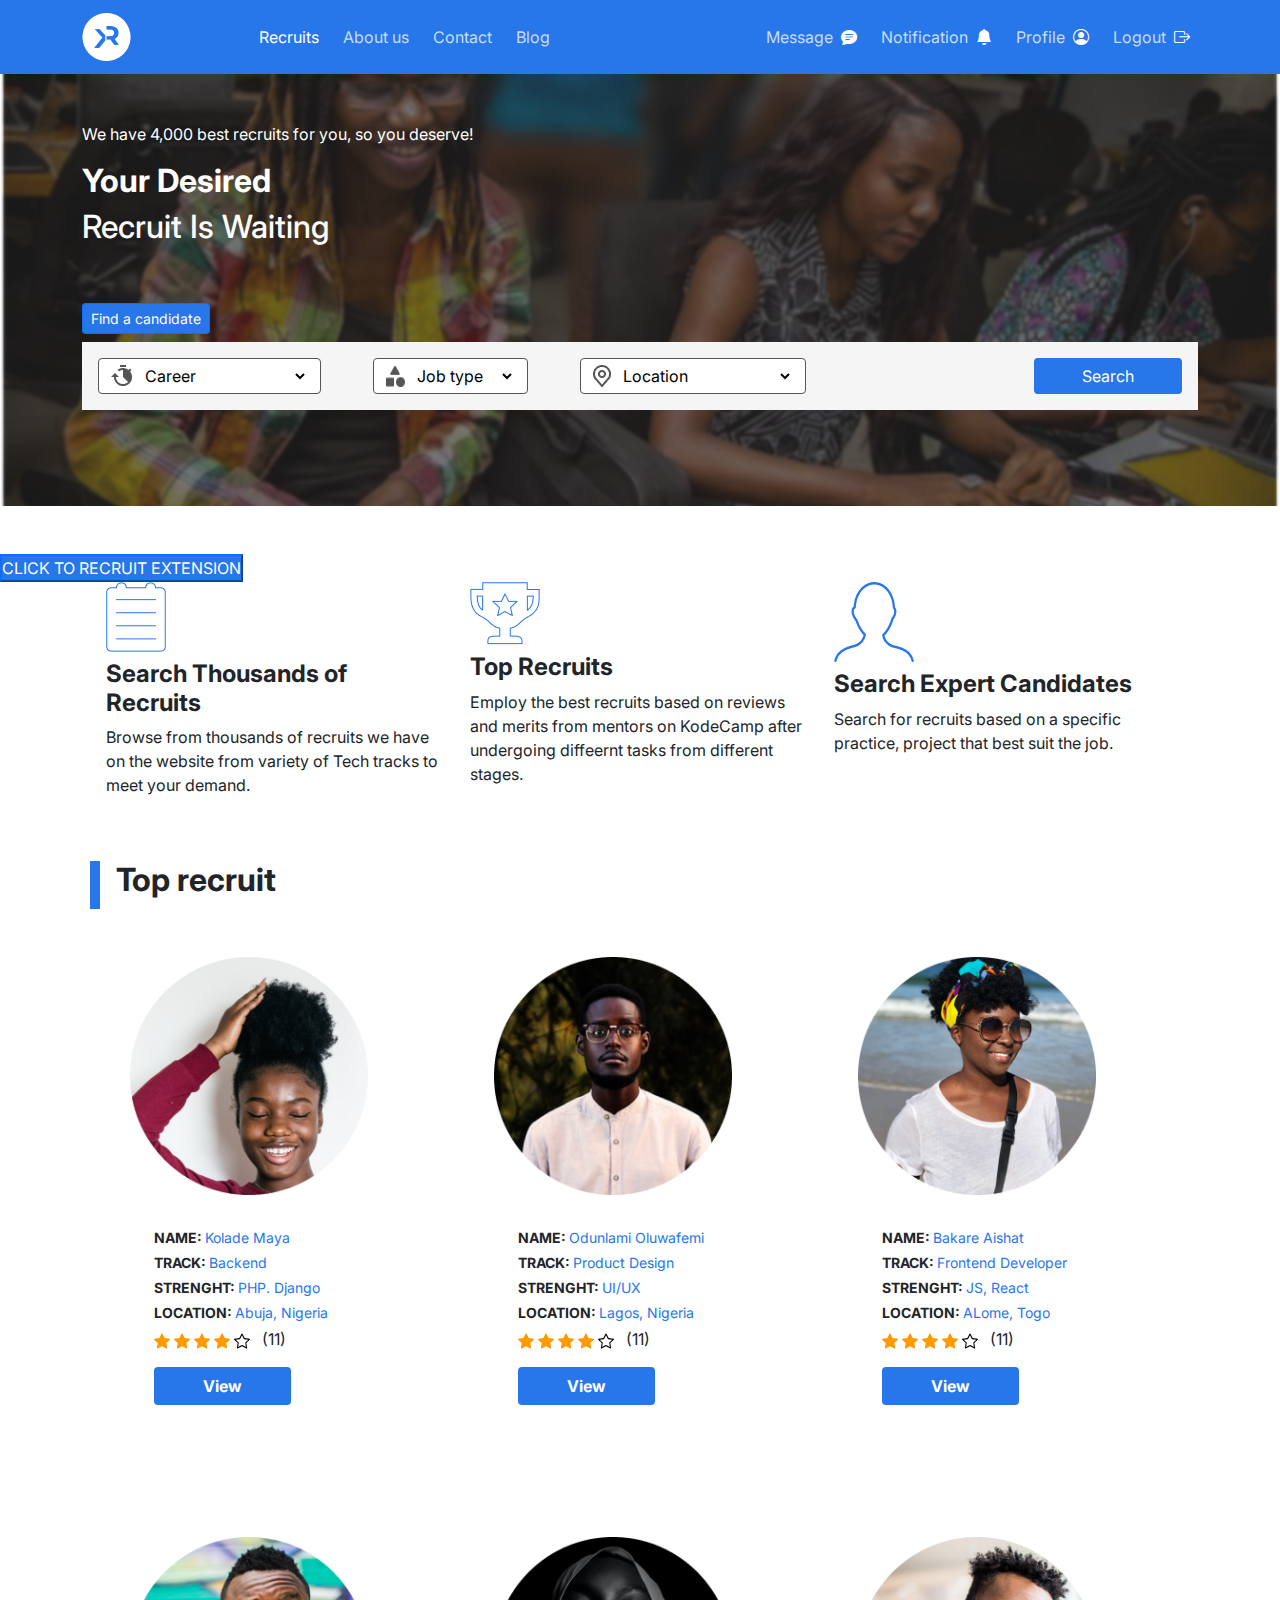
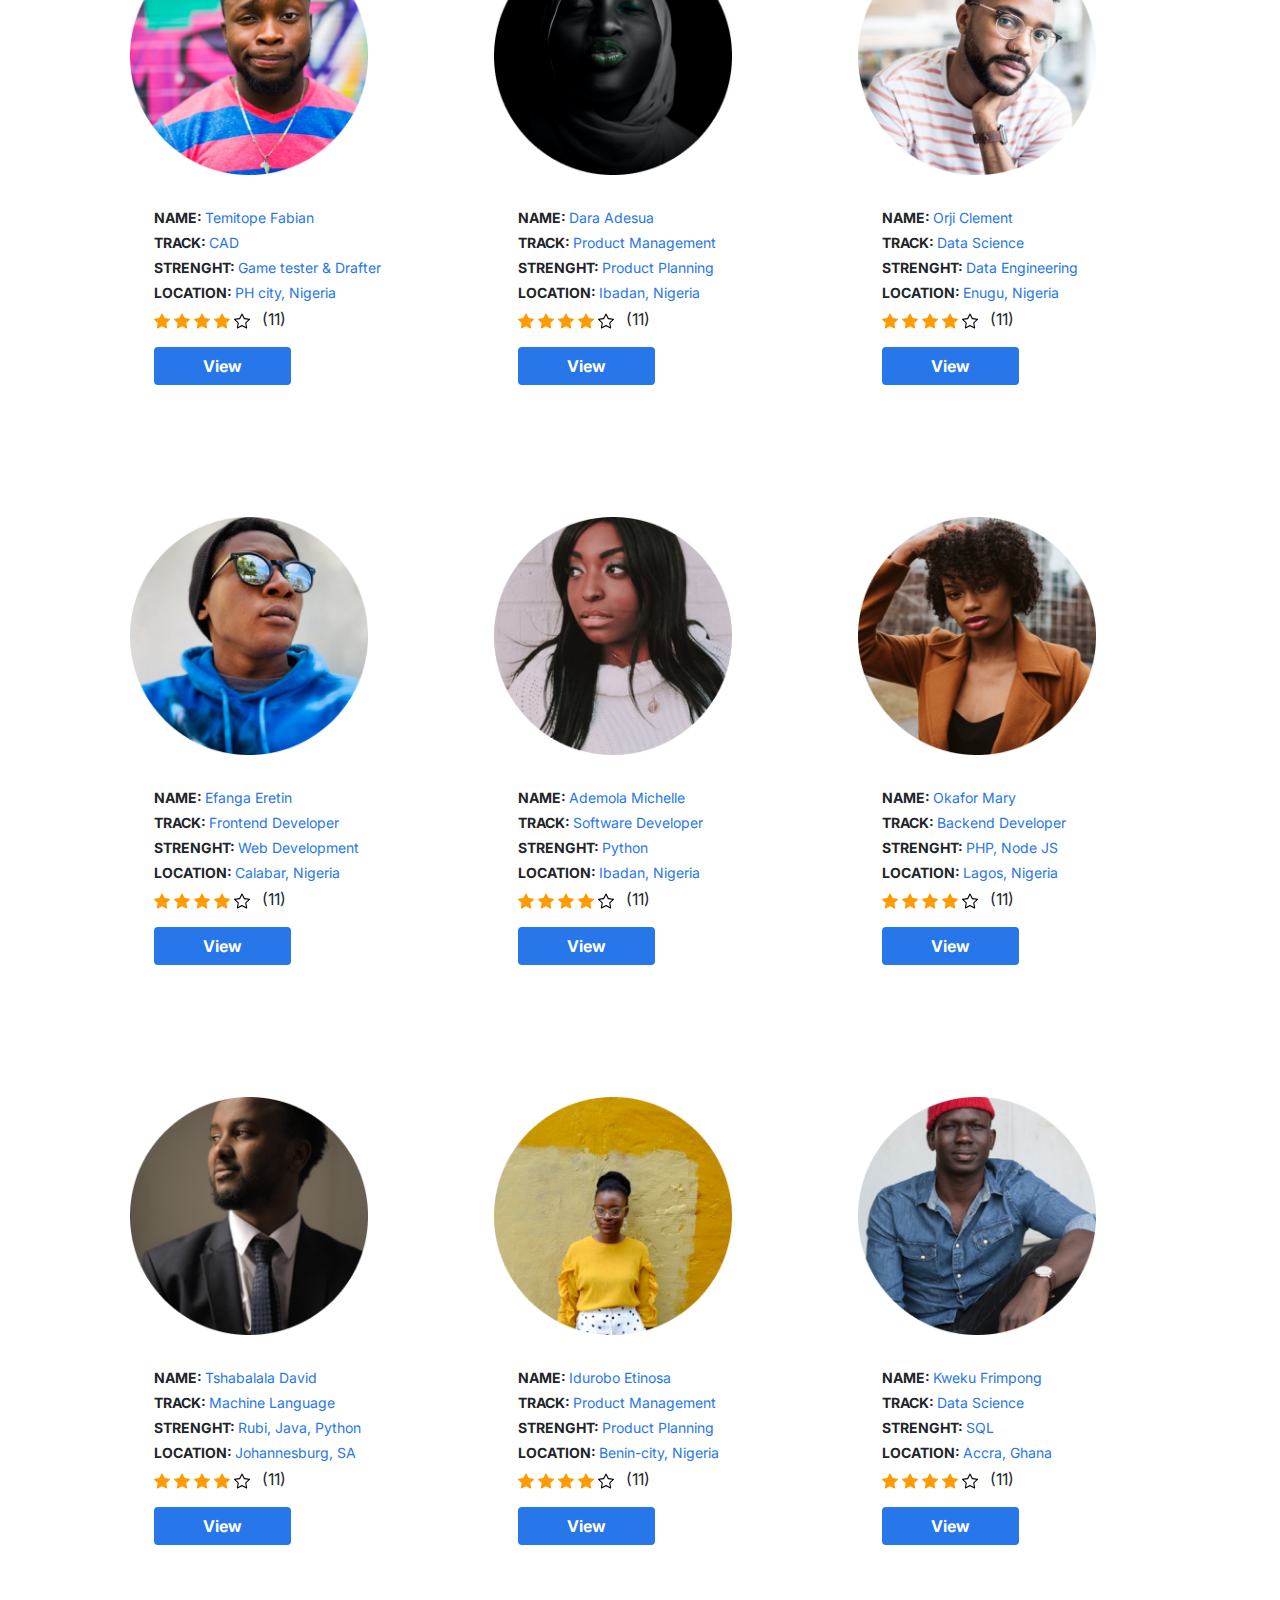
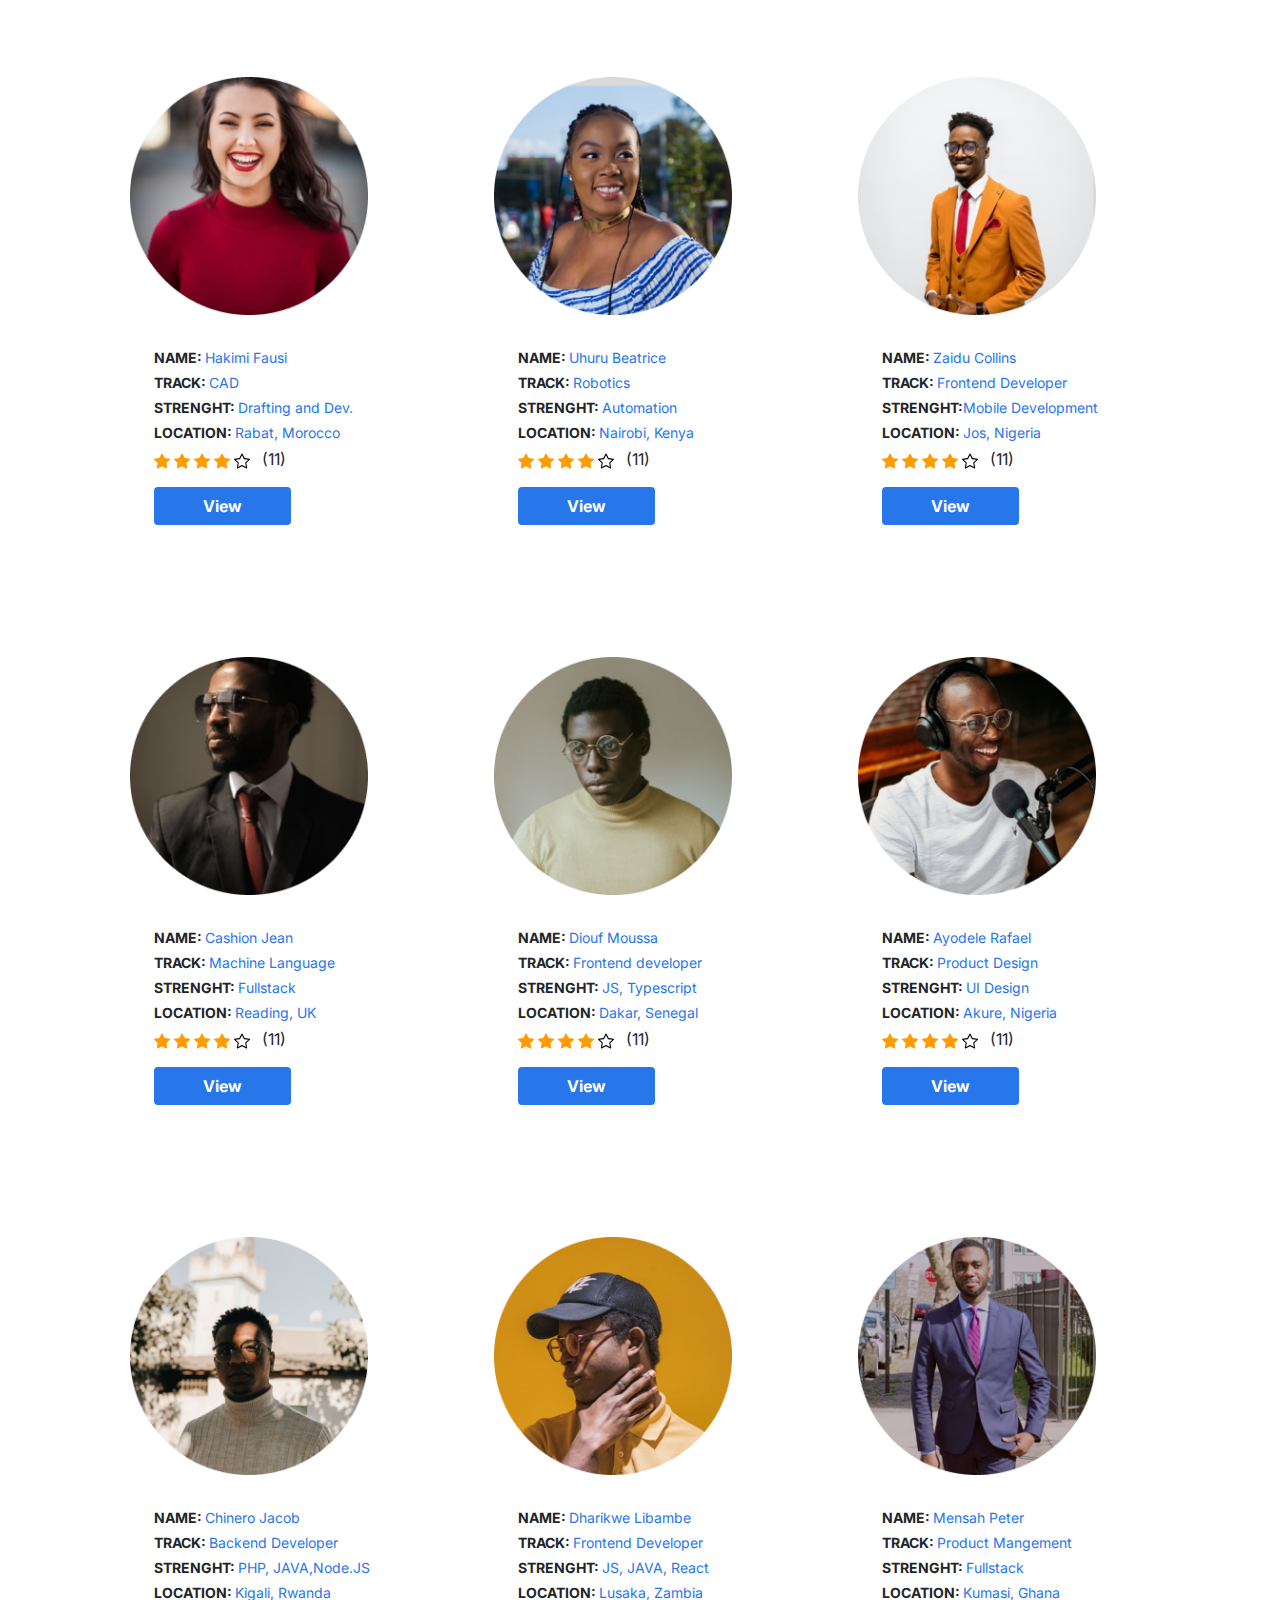
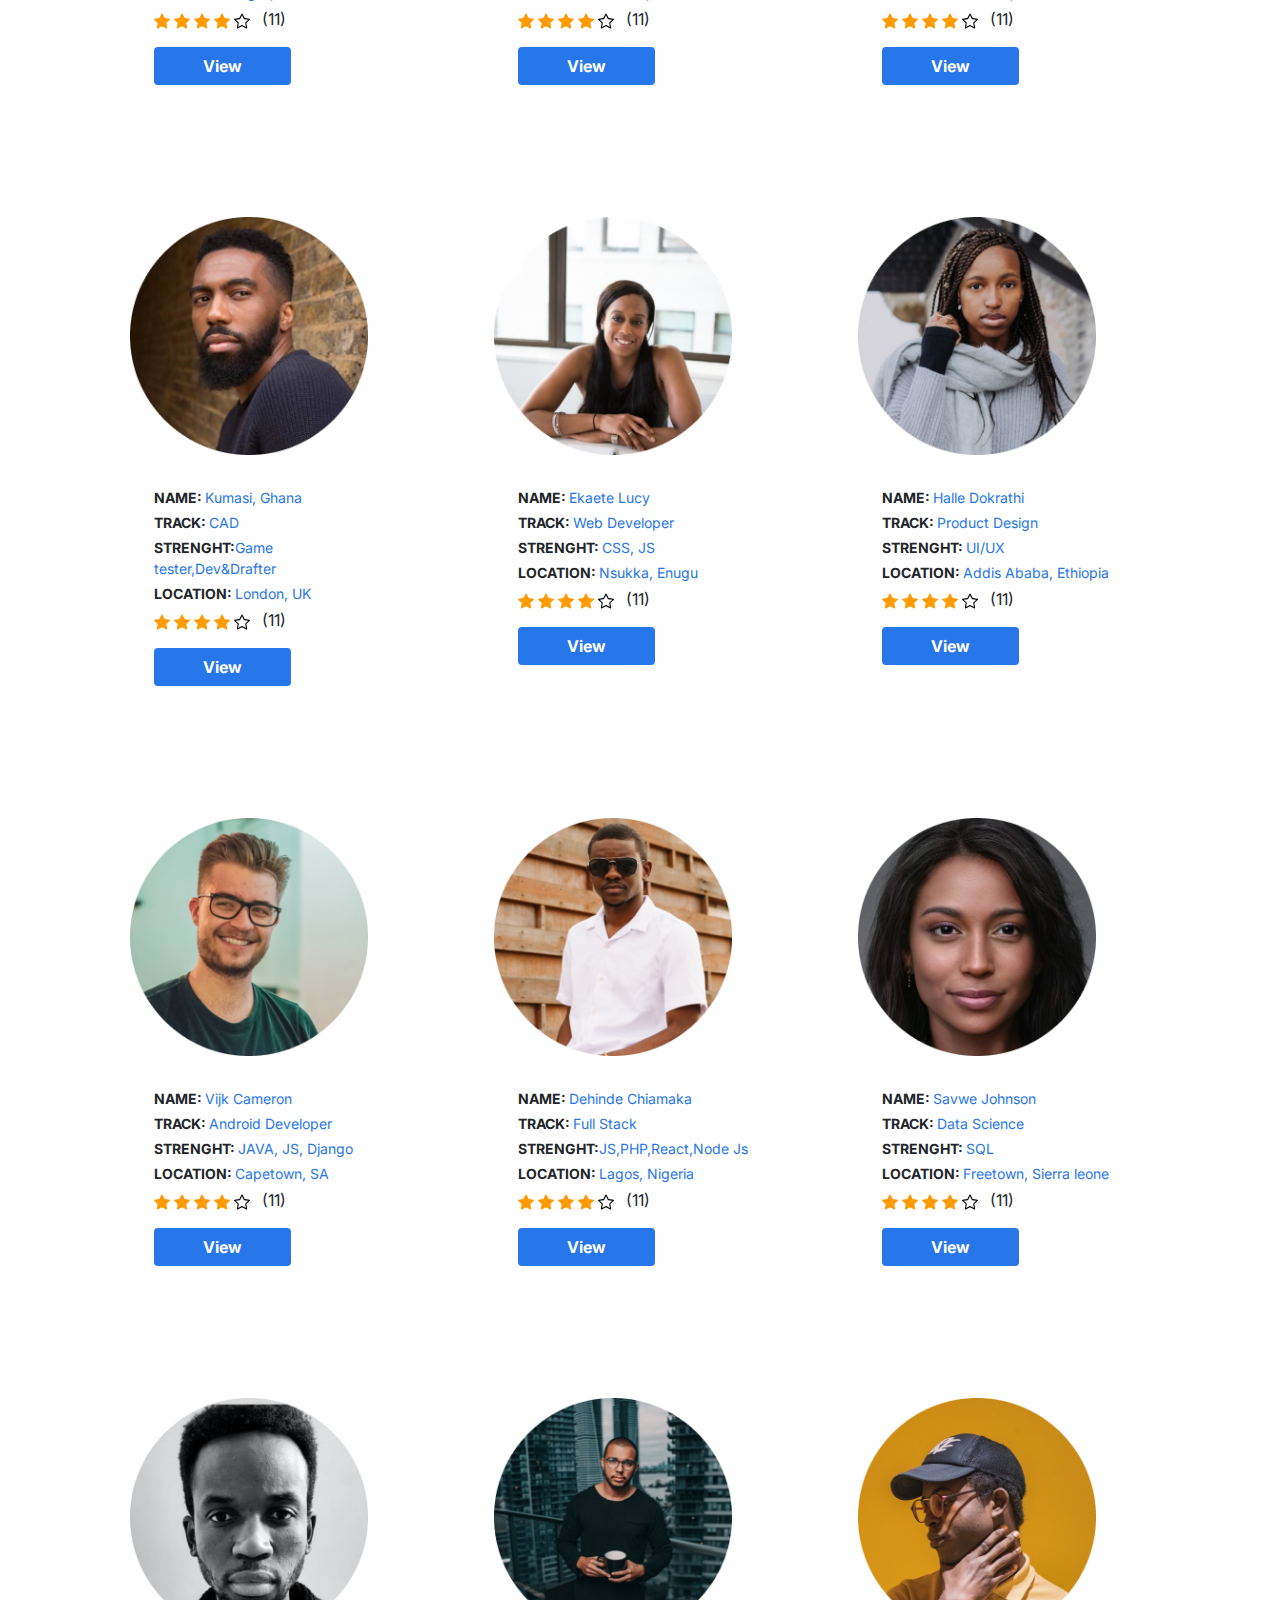
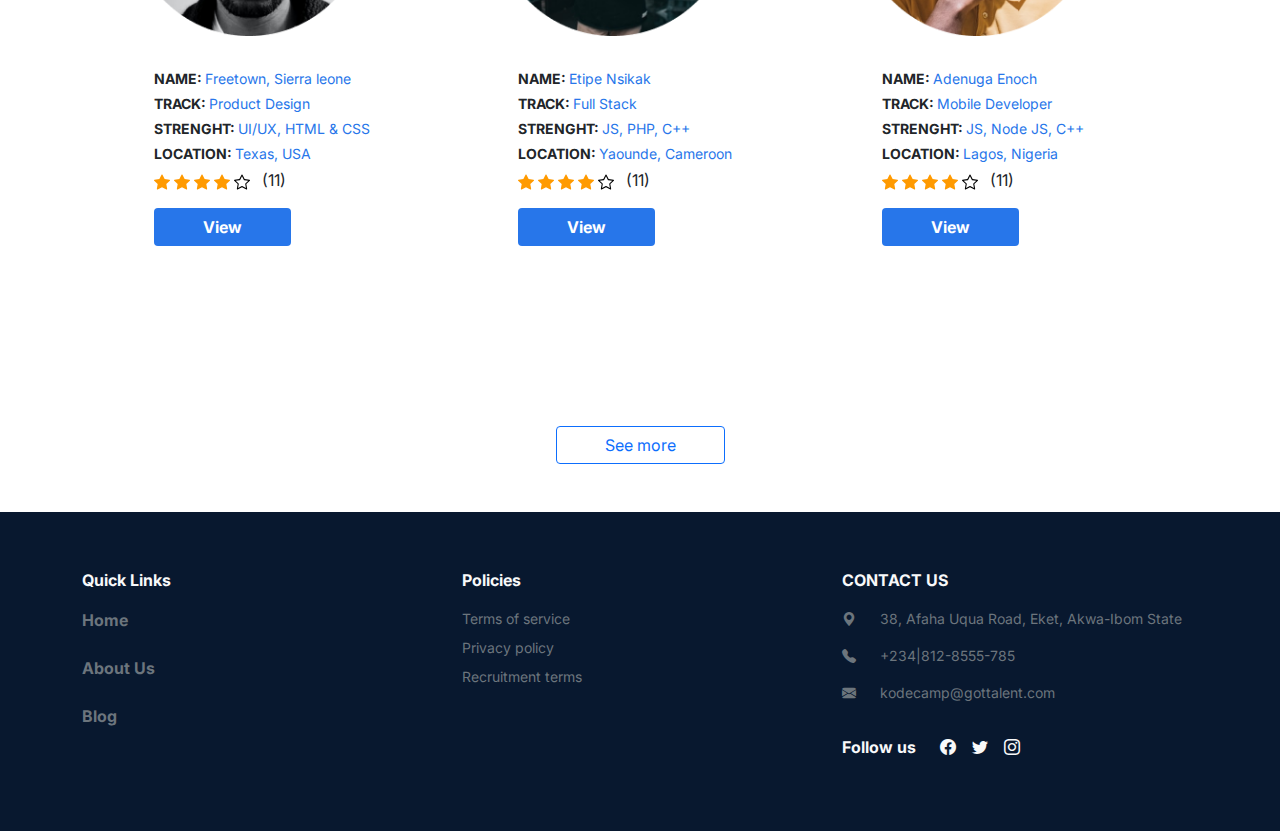
<file: recruit-update.html>
<!DOCTYPE html>
<html lang="en">
<head>
    <meta charset="UTF-8">
    <meta http-equiv="X-UA-Compatible" content="IE=edge">
    <meta name="viewport" content="width=device-width, initial-scale=1.0">
    <link rel="stylesheet" href="css/bootstrap.min.css">
    <link rel="stylesheet" href="css/recruit-update.css">
    <link rel="stylesheet" href="https://cdn.jsdelivr.net/npm/bootstrap-icons@1.8.3/font/bootstrap-icons.css">
    <link rel="stylesheet" href="css/header-footer-logged-in.css">
    <!-- google font link -->
    <link rel="preconnect" href="https://fonts.googleapis.com">
    <link rel="preconnect" href="https://fonts.gstatic.com" crossorigin>
    <link href="https://fonts.googleapis.com/css2?family=Inter&display=swap" rel="stylesheet">
    <title>Recruits</title>
</head>
<body>
  <header>
    <nav class="navbar navbar-expand-lg navbar-dark bg-blue">
        <div class="container">
          <a class="navbar-brand me-5 pe-5 active" aria-current="page" href="home.html"><img src="img/logged-in-header-logo.png" alt="Logo"></a>
          <button class="navbar-toggler" type="button" data-bs-toggle="collapse" data-bs-target="#navbarSupportedContent" aria-controls="navbarSupportedContent" aria-expanded="false" aria-label="Toggle navigation">
            <span class="navbar-toggler-icon"></span>
          </button>
          <div class="collapse navbar-collapse" id="navbarSupportedContent">
            <ul class="navbar-nav mb-2 mb-lg-0">
              <li class="nav-item">
                <a class="nav-link ms-lg-4 mobile" aria-current="page" href="home.html">Home</a>
              </li>
              <li class="nav-item">
                <a class="nav-link ms-lg-4 active"  aria-current="page" href="recruit.html">Recruits</a>
              </li>
              <li class="nav-item">
                <a class="nav-link ms-lg-2" href="about-us-logged-in.html">About us</a>
              </li>
              <li class="nav-item">
                <a class="nav-link ms-lg-2" href="contact-page-logged.html">Contact</a>
              </li>
              <li class="nav-item">
                <a class="nav-link ms-lg-2" href="blog-login.html">Blog</a>
              </li>
            </ul>
            <ul class="navbar-nav ms-lg-auto mb-2 mb-lg-0">
                <li class="nav-item">
                  <a class="nav-link me-lg-2" href="message.html">Message<i class="bi bi-chat-text-fill text-white ms-2"></i></a>
                </li>
                <li class="nav-item">
                  <a class="nav-link me-lg-2" href="#">Notification<i class="bi bi-bell-fill text-white ms-2"></i></a>
                </li>
                <li class="nav-item">
                  <a class="nav-link me-lg-2" href="profile-page.html">Profile<i class="bi bi-person-circle text-white ms-2"></i></a>
                </li>
                <li class="nav-item">
                  <a class="nav-link" href="sign-in.html">Logout<i class="bi bi-box-arrow-right text-white ms-2"></i></a>
                </li>
            </ul>
          </div>
        </div>
      </nav>
</header>

<section>
        
  <div class="hero-bg mb-5">
      <div class="container w-100 hero-txt text-white align-center pt-5">
          <p>We have 4,000 best recruits for you, so you deserve!</p>
          <h2 class="fw-bold fs-2">Your Desired</h2>
          <h2 class="fs-2">Recruit Is Waiting</h2>
          <div class="py-5">
            <div class="text-start"><button type="button" class="btn find btn-primary btn-sm">Find a candidate</button></div>
            <div class="ex-hero-btn-wrap mb-5 mx-auto d-lg-flex d-md-block d-sm-block justify-content-between mt-2 bg-white p-3">
                <div class="btn1 col-lg-8 col-12 justify-content-between d-lg-flex">
                  <div class="d-lg-none d-md-block d-sm-block text-black text-start fw-bold mt-2">Choose a career</div>
                  <div class="dropdown btn1-1">
                    <button class="btn selet btn-white bg-white select-button" type="button" id="dropdownMenuButton1" data-toggle="dropdown" aria-expanded="false">
                    <div class="d-flex bg-white">
                      <img src="img/R-icon1.png"class="pe-2">
                    <select class="selet border-0 fs-lg-3 bg-white  fs-md-4 w-100 fs-sm-5">
                      <option class="">Career</option>
                      <option value="" class="">Product design</option>
                      <option value="" class="">Frontend developer</option>
                      <li><hr class="dropdown-divider"></li>
                      <option value=""class="">Backend developer</option>
                      <li><hr class="dropdown-divider"></li>
                      <option value=""class="">Full stack</option>
                      <li><hr class="dropdown-divider"></li>
                      <option value=""class="">Mobile developer</option>
                      <li><hr class="dropdown-divider"></li>
                      <option value=""class="">Web developer</option>
                      <li><hr class="dropdown-divider"></li>
                      <option value=""class="">CAD</option>
                      <li><hr class="dropdown-divider"></li>
                      <option value=""class="">Data science</option>
                      <li><hr class="dropdown-divider"></li>
                      <option value=""class="">Product MGT</option>
                      <li><hr class="dropdown-divider"></li>
                      <option value=""class="">Machine language</option>
                    </select>
                    </div>
                    </button>
                    
                </div>
                
                <div class="btn1-1"><div>
                  <div class="d-lg-none d-md-block d-sm-block text-black text-start fw-bold mt-2">Job type</div>
                  <button class="btn selet job bg-white btn-white select-button" type="button" id="dropdownMenuButton1" data-toggle="dropdown" aria-expanded="false">
                    <div class="d-flex bg-white ">
                    <img src="img/R-icon2.png"class="pe-2">
                    <select class="selet border-0 w-100 bg-white">
                      <option class="sele">Job type</option>
                      <option>Any</option>
                      <option value=""class="sele">Part-time</option>
                      <option value=""class="sele">Full-time</option>
                      <li><hr class="dropdown-divider"></li>
                      <option value=""class="sele">Remote</option>
                      <li><hr class="dropdown-divider"></li>
                      <option value=""class="sele">Internship </option>
                      <li><hr class="dropdown-divider"></li>
                      <option value=""class="sele">Temporary</option>
                    </select>
                    </div>
                    </button>
                    </div>
                   
                </div>

                <div class="btn1-1 dropdown col-4">
                  <div class="d-lg-none d-md-block d-sm-block text-black text-start fw-bold mt-2">Location</div>
                  <button class="selet btn btn-white bg-white select-button" type="button" id="dropdownMenuButton1" data-toggle="dropdown" aria-expanded="false">
                    <div class="d-flex bg-white">
                    <img src="./img/R-icon3.png"class="pe-2">
                    <select class="selet w-100 border-0 bg-white">
                      <option class="selet">Location</option>
                      <option value=""class="sele">Nigeria</option>
                      <option value=""class="sele">Ghana</option>
                      <li><hr class="dropdown-divider"></li>
                      <option value=""class="sele">South Africa</option>
                      <li><hr class="dropdown-divider"></li>
                      <option value=""class="sele">United kingdom</option>
                      <li><hr class="dropdown-divider"></li>
                      <option value=""class="sele">Antigua and Barbusa</option>
                      <li><hr class="dropdown-divider"></li>
                      <option value=""class="sele">Argentina</option>
                      <li><hr class="dropdown-divider"></li>
                      <option value=""class="sele">Armenia</option>
                      <li><hr class="dropdown-divider"></li>
                      <option value=""class="sele">Australia</option>
                      <li><hr class="dropdown-divider"></li>
                      <option value=""class="sele">Austria</option>
                    </select>
                   
                    </div>
                    </button>
                    
                </div>

                </div>

                <div class="btn2 col-lg-4 d-md-12 d-sm-12">
              <div class=" float-lg-end float-md-none float-sm-none">
                <a href="recruit-ex.html"><button class="btn search btn-primary border-0 px-5 " type="button" id="dropdownMenuButton1" data-toggle="dropdown" aria-expanded="false">
                  Search
                </button></a>
              </div>
              </div>
              
            

           
        </div>
        </div>  
    </div>
</section>

<a href="recruit-ex-update.html"><button class="btn-primary">CLICK TO RECRUIT EXTENSION </button></a>
<!---END HERO SECTION-->
<section>
  <div class="section-2 container mx-auto row">
    <div class="col-lg-4 col-md-12 col-sm-12">
      <img src="./img/R-search.png" class="icon-img">
      <h4 class="fw-bold mt-2">Search Thousands of Recruits</h4>
      <p>Browse from thousands of recruits
        we have on the website from variety
        of Tech tracks to meet your demand.</p>
    </div>

    <div class="col-lg-4 col-md-12 col-sm-12">
      <img src="./img/R-top.png" class="icon-img">
      <h4 class="fw-bold mt-2">Top Recruits</h4>
      <p>Employ the best recruits based
        on reviews and merits from mentors
        on KodeCamp after undergoing
        diffeernt tasks from different stages.</p>
    </div>

    <div class="col-lg-4 col-md-12 col-sm-12">
      <img src="./img/R-expert.png" class="icon-img">
      
      <h4 class="fw-bold mt-2">Search Expert Candidates </h4>
      <p>Search for recruits based on a
        specific practice, project that best
        suit the job.</p>
    </div>
  </div>
</section>

<section>
    <div class="sec3 container mt-5 d-flex">
        <img src="./img/R-vr.png" class="ps-2 pe-3"><h3 class="fw-bold fs-2">Top recruit</h3>
    </div>
    <div class=" container mt-5 d-lg-flex mx-auto sec3-row1 row ">
        
        <div class="card-div col-lg-4 col-md-6 col-sm-12 ">
        <div class="carrd mx-auto mb-3" style="">
            <img src="./img/R-img1.png" class="card-img-top ms-4 mb-3" alt="...">
            <div class="card-body px-5">
              <p class="card-text mb-1"><span class="fw-bold">NAME: </span><span class="R-text-primary">Kolade Maya</span></p>
              <p class="card-text mb-1"><span class="fw-bold">TRACK: </span><span class="R-text-primary">Backend</span></p>
              <p class="card-text mb-1"><span class="fw-bold">STRENGHT: </span><span class="R-text-primary">PHP. Django</span></p>
              <p class="card-text mb-1"><span class="fw-bold">LOCATION: </span><span class="R-text-primary">Abuja, Nigeria</span></p>
              <p>
                <svg xmlns="http://www.w3.org/2000/svg" width="16" height="16" fill="#FF9A00" class="bi bi-star-fill" viewBox="0 0 16 16">
                    <path d="M3.612 15.443c-.386.198-.824-.149-.746-.592l.83-4.73L.173 6.765c-.329-.314-.158-.888.283-.95l4.898-.696L7.538.792c.197-.39.73-.39.927 0l2.184 4.327 4.898.696c.441.062.612.636.282.95l-3.522 3.356.83 4.73c.078.443-.36.79-.746.592L8 13.187l-4.389 2.256z"/>
                  </svg>
  
                  <svg xmlns="http://www.w3.org/2000/svg" width="16" height="16" fill="#FF9A00" class="bi bi-star-fill" viewBox="0 0 16 16">
                    <path d="M3.612 15.443c-.386.198-.824-.149-.746-.592l.83-4.73L.173 6.765c-.329-.314-.158-.888.283-.95l4.898-.696L7.538.792c.197-.39.73-.39.927 0l2.184 4.327 4.898.696c.441.062.612.636.282.95l-3.522 3.356.83 4.73c.078.443-.36.79-.746.592L8 13.187l-4.389 2.256z"/>
                  </svg>
  
                  <svg xmlns="http://www.w3.org/2000/svg" width="16" height="16" fill="#FF9A00" class="bi bi-star-fill" viewBox="0 0 16 16">
                    <path d="M3.612 15.443c-.386.198-.824-.149-.746-.592l.83-4.73L.173 6.765c-.329-.314-.158-.888.283-.95l4.898-.696L7.538.792c.197-.39.73-.39.927 0l2.184 4.327 4.898.696c.441.062.612.636.282.95l-3.522 3.356.83 4.73c.078.443-.36.79-.746.592L8 13.187l-4.389 2.256z"/>
                  </svg>
  
                  <svg xmlns="http://www.w3.org/2000/svg" width="16" height="16" fill="#FF9A00" class="bi bi-star-fill" viewBox="0 0 16 16">
                    <path d="M3.612 15.443c-.386.198-.824-.149-.746-.592l.83-4.73L.173 6.765c-.329-.314-.158-.888.283-.95l4.898-.696L7.538.792c.197-.39.73-.39.927 0l2.184 4.327 4.898.696c.441.062.612.636.282.95l-3.522 3.356.83 4.73c.078.443-.36.79-.746.592L8 13.187l-4.389 2.256z"/>
                  </svg>
  
                <svg xmlns="http://www.w3.org/2000/svg" width="16" height="16" fill="#000000" class="" viewBox="0 0 16 16">
                    <path d="M2.866 14.85c-.078.444.36.791.746.593l4.39-2.256 4.389 2.256c.386.198.824-.149.746-.592l-.83-4.73 3.522-3.356c.33-.314.16-.888-.282-.95l-4.898-.696L8.465.792a.513.513 0 0 0-.927 0L5.354 5.12l-4.898.696c-.441.062-.612.636-.283.95l3.523 3.356-.83 4.73zm4.905-2.767-3.686 1.894.694-3.957a.565.565 0 0 0-.163-.505L1.71 6.745l4.052-.576a.525.525 0 0 0 .393-.288L8 2.223l1.847 3.658a.525.525 0 0 0 .393.288l4.052.575-2.906 2.77a.565.565 0 0 0-.163.506l.694 3.957-3.686-1.894a.503.503 0 0 0-.461 0z"/>
                  </svg>
                  <span class="ps-2">(11)</span>
              </p>
              <a href="sign-in.html" class="btn R-btn-primary fw-bold px-5">View</a>
            </div>
          </div>
          </div>
          
          <div class="card-div col-lg-4 col-md-6 col-sm-12">
          <div class="carrd mx-auto mb-3 " style="">
            <img src="./img/R-img2.png" class="card-img-top ms-4 mb-3"alt="...">
            <div class="card-body px-5">
              <p class="card-text mb-1"><span class="fw-bold">NAME: </span><span class="R-text-primary">Odunlami Oluwafemi</span></p>
              <p class="card-text mb-1"><span class="fw-bold">TRACK: </span><span class="R-text-primary">Product Design</span></p>
              <p class="card-text mb-1"><span class="fw-bold">STRENGHT: </span><span class="R-text-primary">UI/UX</span></p>
              <p class="card-text mb-1"><span class="fw-bold">LOCATION: </span><span class="R-text-primary">Lagos, Nigeria</span></p>
              <p>
                <svg xmlns="http://www.w3.org/2000/svg" width="16" height="16" fill="#FF9A00" class="bi bi-star-fill" viewBox="0 0 16 16">
                    <path d="M3.612 15.443c-.386.198-.824-.149-.746-.592l.83-4.73L.173 6.765c-.329-.314-.158-.888.283-.95l4.898-.696L7.538.792c.197-.39.73-.39.927 0l2.184 4.327 4.898.696c.441.062.612.636.282.95l-3.522 3.356.83 4.73c.078.443-.36.79-.746.592L8 13.187l-4.389 2.256z"/>
                  </svg>
  
                  <svg xmlns="http://www.w3.org/2000/svg" width="16" height="16" fill="#FF9A00" class="bi bi-star-fill" viewBox="0 0 16 16">
                    <path d="M3.612 15.443c-.386.198-.824-.149-.746-.592l.83-4.73L.173 6.765c-.329-.314-.158-.888.283-.95l4.898-.696L7.538.792c.197-.39.73-.39.927 0l2.184 4.327 4.898.696c.441.062.612.636.282.95l-3.522 3.356.83 4.73c.078.443-.36.79-.746.592L8 13.187l-4.389 2.256z"/>
                  </svg>
  
                  <svg xmlns="http://www.w3.org/2000/svg" width="16" height="16" fill="#FF9A00" class="bi bi-star-fill" viewBox="0 0 16 16">
                    <path d="M3.612 15.443c-.386.198-.824-.149-.746-.592l.83-4.73L.173 6.765c-.329-.314-.158-.888.283-.95l4.898-.696L7.538.792c.197-.39.73-.39.927 0l2.184 4.327 4.898.696c.441.062.612.636.282.95l-3.522 3.356.83 4.73c.078.443-.36.79-.746.592L8 13.187l-4.389 2.256z"/>
                  </svg>
  
                  <svg xmlns="http://www.w3.org/2000/svg" width="16" height="16" fill="#FF9A00" class="bi bi-star-fill" viewBox="0 0 16 16">
                    <path d="M3.612 15.443c-.386.198-.824-.149-.746-.592l.83-4.73L.173 6.765c-.329-.314-.158-.888.283-.95l4.898-.696L7.538.792c.197-.39.73-.39.927 0l2.184 4.327 4.898.696c.441.062.612.636.282.95l-3.522 3.356.83 4.73c.078.443-.36.79-.746.592L8 13.187l-4.389 2.256z"/>
                  </svg>
  
                <svg xmlns="http://www.w3.org/2000/svg" width="16" height="16" fill="#000000" class="" viewBox="0 0 16 16">
                    <path d="M2.866 14.85c-.078.444.36.791.746.593l4.39-2.256 4.389 2.256c.386.198.824-.149.746-.592l-.83-4.73 3.522-3.356c.33-.314.16-.888-.282-.95l-4.898-.696L8.465.792a.513.513 0 0 0-.927 0L5.354 5.12l-4.898.696c-.441.062-.612.636-.283.95l3.523 3.356-.83 4.73zm4.905-2.767-3.686 1.894.694-3.957a.565.565 0 0 0-.163-.505L1.71 6.745l4.052-.576a.525.525 0 0 0 .393-.288L8 2.223l1.847 3.658a.525.525 0 0 0 .393.288l4.052.575-2.906 2.77a.565.565 0 0 0-.163.506l.694 3.957-3.686-1.894a.503.503 0 0 0-.461 0z"/>
                  </svg>
                  <span class="ps-2">(11)</span>
              </p>
              <a href="sign-in.html" class="btn R-btn-primary fw-bold px-5">View</a>
            </div>
          </div>
          </div>
  
          <div class="card-div col-lg-4 col-md-6 col-sm-12 mx-sm-auto mx-md-auto">
          <div class="carrd mx-auto mb-3" style="">
            <img src="./img/R-img3.png" class="card-img-top ms-4 mb-3" alt="...">
            <div class="card-body px-5">
              <p class="card-text mb-1"><span class="fw-bold">NAME: </span><span class="R-text-primary">Bakare Aishat</span></p>
              <p class="card-text mb-1"><span class="fw-bold">TRACK: </span><span class="R-text-primary">Frontend Developer</span></p>
              <p class="card-text mb-1"><span class="fw-bold">STRENGHT: </span><span class="R-text-primary">JS, React</span></p>
              <p class="card-text mb-1"><span class="fw-bold">LOCATION: </span><span class="R-text-primary">ALome, Togo</span></p>
              <p>
                <svg xmlns="http://www.w3.org/2000/svg" width="16" height="16" fill="#FF9A00" class="bi bi-star-fill" viewBox="0 0 16 16">
                    <path d="M3.612 15.443c-.386.198-.824-.149-.746-.592l.83-4.73L.173 6.765c-.329-.314-.158-.888.283-.95l4.898-.696L7.538.792c.197-.39.73-.39.927 0l2.184 4.327 4.898.696c.441.062.612.636.282.95l-3.522 3.356.83 4.73c.078.443-.36.79-.746.592L8 13.187l-4.389 2.256z"/>
                  </svg>
  
                  <svg xmlns="http://www.w3.org/2000/svg" width="16" height="16" fill="#FF9A00" class="bi bi-star-fill" viewBox="0 0 16 16">
                    <path d="M3.612 15.443c-.386.198-.824-.149-.746-.592l.83-4.73L.173 6.765c-.329-.314-.158-.888.283-.95l4.898-.696L7.538.792c.197-.39.73-.39.927 0l2.184 4.327 4.898.696c.441.062.612.636.282.95l-3.522 3.356.83 4.73c.078.443-.36.79-.746.592L8 13.187l-4.389 2.256z"/>
                  </svg>
  
                  <svg xmlns="http://www.w3.org/2000/svg" width="16" height="16" fill="#FF9A00" class="bi bi-star-fill" viewBox="0 0 16 16">
                    <path d="M3.612 15.443c-.386.198-.824-.149-.746-.592l.83-4.73L.173 6.765c-.329-.314-.158-.888.283-.95l4.898-.696L7.538.792c.197-.39.73-.39.927 0l2.184 4.327 4.898.696c.441.062.612.636.282.95l-3.522 3.356.83 4.73c.078.443-.36.79-.746.592L8 13.187l-4.389 2.256z"/>
                  </svg>
  
                  <svg xmlns="http://www.w3.org/2000/svg" width="16" height="16" fill="#FF9A00" class="bi bi-star-fill" viewBox="0 0 16 16">
                    <path d="M3.612 15.443c-.386.198-.824-.149-.746-.592l.83-4.73L.173 6.765c-.329-.314-.158-.888.283-.95l4.898-.696L7.538.792c.197-.39.73-.39.927 0l2.184 4.327 4.898.696c.441.062.612.636.282.95l-3.522 3.356.83 4.73c.078.443-.36.79-.746.592L8 13.187l-4.389 2.256z"/>
                  </svg>
  
                <svg xmlns="http://www.w3.org/2000/svg" width="16" height="16" fill="#000000" class="" viewBox="0 0 16 16">
                    <path d="M2.866 14.85c-.078.444.36.791.746.593l4.39-2.256 4.389 2.256c.386.198.824-.149.746-.592l-.83-4.73 3.522-3.356c.33-.314.16-.888-.282-.95l-4.898-.696L8.465.792a.513.513 0 0 0-.927 0L5.354 5.12l-4.898.696c-.441.062-.612.636-.283.95l3.523 3.356-.83 4.73zm4.905-2.767-3.686 1.894.694-3.957a.565.565 0 0 0-.163-.505L1.71 6.745l4.052-.576a.525.525 0 0 0 .393-.288L8 2.223l1.847 3.658a.525.525 0 0 0 .393.288l4.052.575-2.906 2.77a.565.565 0 0 0-.163.506l.694 3.957-3.686-1.894a.503.503 0 0 0-.461 0z"/>
                  </svg>
                  <span class="ps-2">(11)</span>
              </p>
              <a href="sign-in.html" class="btn R-btn-primary fw-bold px-5">View</a>
            </div>
          </div>
          </div>
  
    <!---Another section-->
  
    
        
        <div class="card-div col-lg-4 col-md-6 col-sm-12 mx-sm-auto">
        <div class="carrd mx-auto mb-3" style="">
            <img src="./img/R-img4.png" class="card-img-top ms-4 mb-3" alt="...">
            <div class="card-body px-5">
              <p class="card-text mb-1"><span class="fw-bold">NAME: </span><span class="R-text-primary">Temitope Fabian</span></p>
              <p class="card-text mb-1"><span class="fw-bold">TRACK: </span><span class="R-text-primary">CAD</span></p>
              <p class="card-text mb-1"><span class="fw-bold">STRENGHT: </span><span class="R-text-primary">Game tester & Drafter</span></p>
              <p class="card-text mb-1"><span class="fw-bold">LOCATION: </span><span class="R-text-primary">PH city, Nigeria</span></p>
              <p>
                <svg xmlns="http://www.w3.org/2000/svg" width="16" height="16" fill="#FF9A00" class="bi bi-star-fill" viewBox="0 0 16 16">
                    <path d="M3.612 15.443c-.386.198-.824-.149-.746-.592l.83-4.73L.173 6.765c-.329-.314-.158-.888.283-.95l4.898-.696L7.538.792c.197-.39.73-.39.927 0l2.184 4.327 4.898.696c.441.062.612.636.282.95l-3.522 3.356.83 4.73c.078.443-.36.79-.746.592L8 13.187l-4.389 2.256z"/>
                  </svg>
  
                  <svg xmlns="http://www.w3.org/2000/svg" width="16" height="16" fill="#FF9A00" class="bi bi-star-fill" viewBox="0 0 16 16">
                    <path d="M3.612 15.443c-.386.198-.824-.149-.746-.592l.83-4.73L.173 6.765c-.329-.314-.158-.888.283-.95l4.898-.696L7.538.792c.197-.39.73-.39.927 0l2.184 4.327 4.898.696c.441.062.612.636.282.95l-3.522 3.356.83 4.73c.078.443-.36.79-.746.592L8 13.187l-4.389 2.256z"/>
                  </svg>
  
                  <svg xmlns="http://www.w3.org/2000/svg" width="16" height="16" fill="#FF9A00" class="bi bi-star-fill" viewBox="0 0 16 16">
                    <path d="M3.612 15.443c-.386.198-.824-.149-.746-.592l.83-4.73L.173 6.765c-.329-.314-.158-.888.283-.95l4.898-.696L7.538.792c.197-.39.73-.39.927 0l2.184 4.327 4.898.696c.441.062.612.636.282.95l-3.522 3.356.83 4.73c.078.443-.36.79-.746.592L8 13.187l-4.389 2.256z"/>
                  </svg>
  
                  <svg xmlns="http://www.w3.org/2000/svg" width="16" height="16" fill="#FF9A00" class="bi bi-star-fill" viewBox="0 0 16 16">
                    <path d="M3.612 15.443c-.386.198-.824-.149-.746-.592l.83-4.73L.173 6.765c-.329-.314-.158-.888.283-.95l4.898-.696L7.538.792c.197-.39.73-.39.927 0l2.184 4.327 4.898.696c.441.062.612.636.282.95l-3.522 3.356.83 4.73c.078.443-.36.79-.746.592L8 13.187l-4.389 2.256z"/>
                  </svg>
  
                <svg xmlns="http://www.w3.org/2000/svg" width="16" height="16" fill="#000000" class="" viewBox="0 0 16 16">
                    <path d="M2.866 14.85c-.078.444.36.791.746.593l4.39-2.256 4.389 2.256c.386.198.824-.149.746-.592l-.83-4.73 3.522-3.356c.33-.314.16-.888-.282-.95l-4.898-.696L8.465.792a.513.513 0 0 0-.927 0L5.354 5.12l-4.898.696c-.441.062-.612.636-.283.95l3.523 3.356-.83 4.73zm4.905-2.767-3.686 1.894.694-3.957a.565.565 0 0 0-.163-.505L1.71 6.745l4.052-.576a.525.525 0 0 0 .393-.288L8 2.223l1.847 3.658a.525.525 0 0 0 .393.288l4.052.575-2.906 2.77a.565.565 0 0 0-.163.506l.694 3.957-3.686-1.894a.503.503 0 0 0-.461 0z"/>
                  </svg>
                  <span class="ps-2">(11)</span>
              </p>
              <a href="sign-in.html" class="btn R-btn-primary fw-bold px-5">View</a>
            </div>
          </div>
          </div>
          
          <div class="card-div col-lg-4 col-md-6 col-sm-12 mx-sm-auto">
          <div class="carrd mx-auto mb-3" style="">
            <img src="./img/R-img5.png" class="card-img-top ms-4 mb-3" alt="...">
            <div class="card-body px-5">
              <p class="card-text mb-1"><span class="fw-bold">NAME: </span><span class="R-text-primary">Dara Adesua</span></p>
              <p class="card-text mb-1"><span class="fw-bold">TRACK: </span><span class="R-text-primary">Product Management</span></p>
              <p class="card-text mb-1"><span class="fw-bold">STRENGHT: </span><span class="R-text-primary">Product Planning</span></p>
              <p class="card-text mb-1"><span class="fw-bold">LOCATION: </span><span class="R-text-primary">Ibadan, Nigeria</span></p>
              <p>
                <svg xmlns="http://www.w3.org/2000/svg" width="16" height="16" fill="#FF9A00" class="bi bi-star-fill" viewBox="0 0 16 16">
                    <path d="M3.612 15.443c-.386.198-.824-.149-.746-.592l.83-4.73L.173 6.765c-.329-.314-.158-.888.283-.95l4.898-.696L7.538.792c.197-.39.73-.39.927 0l2.184 4.327 4.898.696c.441.062.612.636.282.95l-3.522 3.356.83 4.73c.078.443-.36.79-.746.592L8 13.187l-4.389 2.256z"/>
                  </svg>
  
                  <svg xmlns="http://www.w3.org/2000/svg" width="16" height="16" fill="#FF9A00" class="bi bi-star-fill" viewBox="0 0 16 16">
                    <path d="M3.612 15.443c-.386.198-.824-.149-.746-.592l.83-4.73L.173 6.765c-.329-.314-.158-.888.283-.95l4.898-.696L7.538.792c.197-.39.73-.39.927 0l2.184 4.327 4.898.696c.441.062.612.636.282.95l-3.522 3.356.83 4.73c.078.443-.36.79-.746.592L8 13.187l-4.389 2.256z"/>
                  </svg>
  
                  <svg xmlns="http://www.w3.org/2000/svg" width="16" height="16" fill="#FF9A00" class="bi bi-star-fill" viewBox="0 0 16 16">
                    <path d="M3.612 15.443c-.386.198-.824-.149-.746-.592l.83-4.73L.173 6.765c-.329-.314-.158-.888.283-.95l4.898-.696L7.538.792c.197-.39.73-.39.927 0l2.184 4.327 4.898.696c.441.062.612.636.282.95l-3.522 3.356.83 4.73c.078.443-.36.79-.746.592L8 13.187l-4.389 2.256z"/>
                  </svg>
  
                  <svg xmlns="http://www.w3.org/2000/svg" width="16" height="16" fill="#FF9A00" class="bi bi-star-fill" viewBox="0 0 16 16">
                    <path d="M3.612 15.443c-.386.198-.824-.149-.746-.592l.83-4.73L.173 6.765c-.329-.314-.158-.888.283-.95l4.898-.696L7.538.792c.197-.39.73-.39.927 0l2.184 4.327 4.898.696c.441.062.612.636.282.95l-3.522 3.356.83 4.73c.078.443-.36.79-.746.592L8 13.187l-4.389 2.256z"/>
                  </svg>
  
                <svg xmlns="http://www.w3.org/2000/svg" width="16" height="16" fill="#000000" class="" viewBox="0 0 16 16">
                    <path d="M2.866 14.85c-.078.444.36.791.746.593l4.39-2.256 4.389 2.256c.386.198.824-.149.746-.592l-.83-4.73 3.522-3.356c.33-.314.16-.888-.282-.95l-4.898-.696L8.465.792a.513.513 0 0 0-.927 0L5.354 5.12l-4.898.696c-.441.062-.612.636-.283.95l3.523 3.356-.83 4.73zm4.905-2.767-3.686 1.894.694-3.957a.565.565 0 0 0-.163-.505L1.71 6.745l4.052-.576a.525.525 0 0 0 .393-.288L8 2.223l1.847 3.658a.525.525 0 0 0 .393.288l4.052.575-2.906 2.77a.565.565 0 0 0-.163.506l.694 3.957-3.686-1.894a.503.503 0 0 0-.461 0z"/>
                  </svg>
                  <span class="ps-2">(11)</span>
              </p>
              <a href="sign-in.html" class="btn R-btn-primary fw-bold px-5">View</a>
            </div>
          </div>
          </div>
  
          <div class="card-div col-lg-4 col-md-6 col-sm-12 mx-sm-auto mx-md-auto">
          <div class="carrd mx-auto mb-3" style="">
            <img src="./img/R-img6.png" class="card-img-top ms-4 mb-3" alt="...">
            <div class="card-body px-5">
              <p class="card-text mb-1"><span class="fw-bold">NAME: </span><span class="R-text-primary">Orji Clement</span></p>
              <p class="card-text mb-1"><span class="fw-bold">TRACK: </span><span class="R-text-primary">Data Science</span></p>
              <p class="card-text mb-1"><span class="fw-bold">STRENGHT: </span><span class="R-text-primary">Data Engineering</span></p>
              <p class="card-text mb-1"><span class="fw-bold">LOCATION: </span><span class="R-text-primary">Enugu, Nigeria</span></p>
              <p>
                <svg xmlns="http://www.w3.org/2000/svg" width="16" height="16" fill="#FF9A00" class="bi bi-star-fill" viewBox="0 0 16 16">
                    <path d="M3.612 15.443c-.386.198-.824-.149-.746-.592l.83-4.73L.173 6.765c-.329-.314-.158-.888.283-.95l4.898-.696L7.538.792c.197-.39.73-.39.927 0l2.184 4.327 4.898.696c.441.062.612.636.282.95l-3.522 3.356.83 4.73c.078.443-.36.79-.746.592L8 13.187l-4.389 2.256z"/>
                  </svg>
  
                  <svg xmlns="http://www.w3.org/2000/svg" width="16" height="16" fill="#FF9A00" class="bi bi-star-fill" viewBox="0 0 16 16">
                    <path d="M3.612 15.443c-.386.198-.824-.149-.746-.592l.83-4.73L.173 6.765c-.329-.314-.158-.888.283-.95l4.898-.696L7.538.792c.197-.39.73-.39.927 0l2.184 4.327 4.898.696c.441.062.612.636.282.95l-3.522 3.356.83 4.73c.078.443-.36.79-.746.592L8 13.187l-4.389 2.256z"/>
                  </svg>
  
                  <svg xmlns="http://www.w3.org/2000/svg" width="16" height="16" fill="#FF9A00" class="bi bi-star-fill" viewBox="0 0 16 16">
                    <path d="M3.612 15.443c-.386.198-.824-.149-.746-.592l.83-4.73L.173 6.765c-.329-.314-.158-.888.283-.95l4.898-.696L7.538.792c.197-.39.73-.39.927 0l2.184 4.327 4.898.696c.441.062.612.636.282.95l-3.522 3.356.83 4.73c.078.443-.36.79-.746.592L8 13.187l-4.389 2.256z"/>
                  </svg>
  
                  <svg xmlns="http://www.w3.org/2000/svg" width="16" height="16" fill="#FF9A00" class="bi bi-star-fill" viewBox="0 0 16 16">
                    <path d="M3.612 15.443c-.386.198-.824-.149-.746-.592l.83-4.73L.173 6.765c-.329-.314-.158-.888.283-.95l4.898-.696L7.538.792c.197-.39.73-.39.927 0l2.184 4.327 4.898.696c.441.062.612.636.282.95l-3.522 3.356.83 4.73c.078.443-.36.79-.746.592L8 13.187l-4.389 2.256z"/>
                  </svg>
  
                <svg xmlns="http://www.w3.org/2000/svg" width="16" height="16" fill="#000000" class="" viewBox="0 0 16 16">
                    <path d="M2.866 14.85c-.078.444.36.791.746.593l4.39-2.256 4.389 2.256c.386.198.824-.149.746-.592l-.83-4.73 3.522-3.356c.33-.314.16-.888-.282-.95l-4.898-.696L8.465.792a.513.513 0 0 0-.927 0L5.354 5.12l-4.898.696c-.441.062-.612.636-.283.95l3.523 3.356-.83 4.73zm4.905-2.767-3.686 1.894.694-3.957a.565.565 0 0 0-.163-.505L1.71 6.745l4.052-.576a.525.525 0 0 0 .393-.288L8 2.223l1.847 3.658a.525.525 0 0 0 .393.288l4.052.575-2.906 2.77a.565.565 0 0 0-.163.506l.694 3.957-3.686-1.894a.503.503 0 0 0-.461 0z"/>
                  </svg>
                  <span class="ps-2">(11)</span>
              </p>
              <a href="sign-in.html" class="btn R-btn-primary fw-bold px-5">View</a>
            </div>
          </div>
          </div>
    
    <!---Another section-->
  
  
        
        <div class="card-div col-lg-4 col-md-6 col-sm-12 mx-sm-auto">
        <div class="carrd mx-auto mb-3" style="">
            <img src="./img/R-img7.png" class="card-img-top ms-4 mb-3" alt="...">
            <div class="card-body px-5">
              <p class="card-text mb-1"><span class="fw-bold">NAME: </span><span class="R-text-primary">Efanga Eretin</span></p>
              <p class="card-text mb-1"><span class="fw-bold">TRACK: </span><span class="R-text-primary">Frontend Developer</span></p>
              <p class="card-text mb-1"><span class="fw-bold">STRENGHT: </span><span class="R-text-primary">Web Development</span></p>
              <p class="card-text mb-1"><span class="fw-bold">LOCATION: </span><span class="R-text-primary">Calabar, Nigeria</span></p>
              <p>
                <svg xmlns="http://www.w3.org/2000/svg" width="16" height="16" fill="#FF9A00" class="bi bi-star-fill" viewBox="0 0 16 16">
                    <path d="M3.612 15.443c-.386.198-.824-.149-.746-.592l.83-4.73L.173 6.765c-.329-.314-.158-.888.283-.95l4.898-.696L7.538.792c.197-.39.73-.39.927 0l2.184 4.327 4.898.696c.441.062.612.636.282.95l-3.522 3.356.83 4.73c.078.443-.36.79-.746.592L8 13.187l-4.389 2.256z"/>
                  </svg>
  
                  <svg xmlns="http://www.w3.org/2000/svg" width="16" height="16" fill="#FF9A00" class="bi bi-star-fill" viewBox="0 0 16 16">
                    <path d="M3.612 15.443c-.386.198-.824-.149-.746-.592l.83-4.73L.173 6.765c-.329-.314-.158-.888.283-.95l4.898-.696L7.538.792c.197-.39.73-.39.927 0l2.184 4.327 4.898.696c.441.062.612.636.282.95l-3.522 3.356.83 4.73c.078.443-.36.79-.746.592L8 13.187l-4.389 2.256z"/>
                  </svg>
  
                  <svg xmlns="http://www.w3.org/2000/svg" width="16" height="16" fill="#FF9A00" class="bi bi-star-fill" viewBox="0 0 16 16">
                    <path d="M3.612 15.443c-.386.198-.824-.149-.746-.592l.83-4.73L.173 6.765c-.329-.314-.158-.888.283-.95l4.898-.696L7.538.792c.197-.39.73-.39.927 0l2.184 4.327 4.898.696c.441.062.612.636.282.95l-3.522 3.356.83 4.73c.078.443-.36.79-.746.592L8 13.187l-4.389 2.256z"/>
                  </svg>
  
                  <svg xmlns="http://www.w3.org/2000/svg" width="16" height="16" fill="#FF9A00" class="bi bi-star-fill" viewBox="0 0 16 16">
                    <path d="M3.612 15.443c-.386.198-.824-.149-.746-.592l.83-4.73L.173 6.765c-.329-.314-.158-.888.283-.95l4.898-.696L7.538.792c.197-.39.73-.39.927 0l2.184 4.327 4.898.696c.441.062.612.636.282.95l-3.522 3.356.83 4.73c.078.443-.36.79-.746.592L8 13.187l-4.389 2.256z"/>
                  </svg>
  
                <svg xmlns="http://www.w3.org/2000/svg" width="16" height="16" fill="#000000" class="" viewBox="0 0 16 16">
                    <path d="M2.866 14.85c-.078.444.36.791.746.593l4.39-2.256 4.389 2.256c.386.198.824-.149.746-.592l-.83-4.73 3.522-3.356c.33-.314.16-.888-.282-.95l-4.898-.696L8.465.792a.513.513 0 0 0-.927 0L5.354 5.12l-4.898.696c-.441.062-.612.636-.283.95l3.523 3.356-.83 4.73zm4.905-2.767-3.686 1.894.694-3.957a.565.565 0 0 0-.163-.505L1.71 6.745l4.052-.576a.525.525 0 0 0 .393-.288L8 2.223l1.847 3.658a.525.525 0 0 0 .393.288l4.052.575-2.906 2.77a.565.565 0 0 0-.163.506l.694 3.957-3.686-1.894a.503.503 0 0 0-.461 0z"/>
                  </svg>
                  <span class="ps-2">(11)</span>
              </p>
              <a href="#" class="btn R-btn-primary fw-bold px-5">View</a>
            </div>
          </div>
          </div>
          
          <div class="card-div col-lg-4 col-md-6 col-sm-12 mx-sm-auto">
          <div class="carrd mx-auto mb-3" style="">
            <img src="./img/R-img8.png" class="card-img-top ms-4 mb-3" alt="...">
            <div class="card-body px-5">
              <p class="card-text mb-1"><span class="fw-bold">NAME: </span><span class="R-text-primary">Ademola Michelle</span></p>
              <p class="card-text mb-1"><span class="fw-bold">TRACK: </span><span class="R-text-primary">Software Developer</span></p>
              <p class="card-text mb-1"><span class="fw-bold">STRENGHT: </span><span class="R-text-primary">Python</span></p>
              <p class="card-text mb-1"><span class="fw-bold">LOCATION: </span><span class="R-text-primary">Ibadan, Nigeria</span></p>
              <p>
                <svg xmlns="http://www.w3.org/2000/svg" width="16" height="16" fill="#FF9A00" class="bi bi-star-fill" viewBox="0 0 16 16">
                    <path d="M3.612 15.443c-.386.198-.824-.149-.746-.592l.83-4.73L.173 6.765c-.329-.314-.158-.888.283-.95l4.898-.696L7.538.792c.197-.39.73-.39.927 0l2.184 4.327 4.898.696c.441.062.612.636.282.95l-3.522 3.356.83 4.73c.078.443-.36.79-.746.592L8 13.187l-4.389 2.256z"/>
                  </svg>
  
                  <svg xmlns="http://www.w3.org/2000/svg" width="16" height="16" fill="#FF9A00" class="bi bi-star-fill" viewBox="0 0 16 16">
                    <path d="M3.612 15.443c-.386.198-.824-.149-.746-.592l.83-4.73L.173 6.765c-.329-.314-.158-.888.283-.95l4.898-.696L7.538.792c.197-.39.73-.39.927 0l2.184 4.327 4.898.696c.441.062.612.636.282.95l-3.522 3.356.83 4.73c.078.443-.36.79-.746.592L8 13.187l-4.389 2.256z"/>
                  </svg>
  
                  <svg xmlns="http://www.w3.org/2000/svg" width="16" height="16" fill="#FF9A00" class="bi bi-star-fill" viewBox="0 0 16 16">
                    <path d="M3.612 15.443c-.386.198-.824-.149-.746-.592l.83-4.73L.173 6.765c-.329-.314-.158-.888.283-.95l4.898-.696L7.538.792c.197-.39.73-.39.927 0l2.184 4.327 4.898.696c.441.062.612.636.282.95l-3.522 3.356.83 4.73c.078.443-.36.79-.746.592L8 13.187l-4.389 2.256z"/>
                  </svg>
  
                  <svg xmlns="http://www.w3.org/2000/svg" width="16" height="16" fill="#FF9A00" class="bi bi-star-fill" viewBox="0 0 16 16">
                    <path d="M3.612 15.443c-.386.198-.824-.149-.746-.592l.83-4.73L.173 6.765c-.329-.314-.158-.888.283-.95l4.898-.696L7.538.792c.197-.39.73-.39.927 0l2.184 4.327 4.898.696c.441.062.612.636.282.95l-3.522 3.356.83 4.73c.078.443-.36.79-.746.592L8 13.187l-4.389 2.256z"/>
                  </svg>
  
                <svg xmlns="http://www.w3.org/2000/svg" width="16" height="16" fill="#000000" class="" viewBox="0 0 16 16">
                    <path d="M2.866 14.85c-.078.444.36.791.746.593l4.39-2.256 4.389 2.256c.386.198.824-.149.746-.592l-.83-4.73 3.522-3.356c.33-.314.16-.888-.282-.95l-4.898-.696L8.465.792a.513.513 0 0 0-.927 0L5.354 5.12l-4.898.696c-.441.062-.612.636-.283.95l3.523 3.356-.83 4.73zm4.905-2.767-3.686 1.894.694-3.957a.565.565 0 0 0-.163-.505L1.71 6.745l4.052-.576a.525.525 0 0 0 .393-.288L8 2.223l1.847 3.658a.525.525 0 0 0 .393.288l4.052.575-2.906 2.77a.565.565 0 0 0-.163.506l.694 3.957-3.686-1.894a.503.503 0 0 0-.461 0z"/>
                  </svg>
                  <span class="ps-2">(11)</span>
              </p>
              <a href="sign-in.html" class="btn R-btn-primary fw-bold px-5">View</a>
            </div>
          </div>
          </div>
  
          <div class="card-div col-lg-4 col-md-6 col-sm-12 mx-sm-auto mx-md-auto">
          <div class="carrd mx-auto mb-3" style="">
            <img src="./img/R-img9.png" class="card-img-top ms-4 mb-3" alt="...">
            <div class="card-body px-5">
              <p class="card-text mb-1"><span class="fw-bold">NAME: </span><span class="R-text-primary">Okafor Mary</span></p>
              <p class="card-text mb-1"><span class="fw-bold">TRACK: </span><span class="R-text-primary">Backend Developer</span></p>
              <p class="card-text mb-1"><span class="fw-bold">STRENGHT: </span><span class="R-text-primary">PHP, Node JS</span></p>
              <p class="card-text mb-1"><span class="fw-bold">LOCATION: </span><span class="R-text-primary">Lagos, Nigeria</span></p>
              <p>
                <svg xmlns="http://www.w3.org/2000/svg" width="16" height="16" fill="#FF9A00" class="bi bi-star-fill" viewBox="0 0 16 16">
                    <path d="M3.612 15.443c-.386.198-.824-.149-.746-.592l.83-4.73L.173 6.765c-.329-.314-.158-.888.283-.95l4.898-.696L7.538.792c.197-.39.73-.39.927 0l2.184 4.327 4.898.696c.441.062.612.636.282.95l-3.522 3.356.83 4.73c.078.443-.36.79-.746.592L8 13.187l-4.389 2.256z"/>
                  </svg>
  
                  <svg xmlns="http://www.w3.org/2000/svg" width="16" height="16" fill="#FF9A00" class="bi bi-star-fill" viewBox="0 0 16 16">
                    <path d="M3.612 15.443c-.386.198-.824-.149-.746-.592l.83-4.73L.173 6.765c-.329-.314-.158-.888.283-.95l4.898-.696L7.538.792c.197-.39.73-.39.927 0l2.184 4.327 4.898.696c.441.062.612.636.282.95l-3.522 3.356.83 4.73c.078.443-.36.79-.746.592L8 13.187l-4.389 2.256z"/>
                  </svg>
  
                  <svg xmlns="http://www.w3.org/2000/svg" width="16" height="16" fill="#FF9A00" class="bi bi-star-fill" viewBox="0 0 16 16">
                    <path d="M3.612 15.443c-.386.198-.824-.149-.746-.592l.83-4.73L.173 6.765c-.329-.314-.158-.888.283-.95l4.898-.696L7.538.792c.197-.39.73-.39.927 0l2.184 4.327 4.898.696c.441.062.612.636.282.95l-3.522 3.356.83 4.73c.078.443-.36.79-.746.592L8 13.187l-4.389 2.256z"/>
                  </svg>
  
                  <svg xmlns="http://www.w3.org/2000/svg" width="16" height="16" fill="#FF9A00" class="bi bi-star-fill" viewBox="0 0 16 16">
                    <path d="M3.612 15.443c-.386.198-.824-.149-.746-.592l.83-4.73L.173 6.765c-.329-.314-.158-.888.283-.95l4.898-.696L7.538.792c.197-.39.73-.39.927 0l2.184 4.327 4.898.696c.441.062.612.636.282.95l-3.522 3.356.83 4.73c.078.443-.36.79-.746.592L8 13.187l-4.389 2.256z"/>
                  </svg>
  
                <svg xmlns="http://www.w3.org/2000/svg" width="16" height="16" fill="#000000" class="" viewBox="0 0 16 16">
                    <path d="M2.866 14.85c-.078.444.36.791.746.593l4.39-2.256 4.389 2.256c.386.198.824-.149.746-.592l-.83-4.73 3.522-3.356c.33-.314.16-.888-.282-.95l-4.898-.696L8.465.792a.513.513 0 0 0-.927 0L5.354 5.12l-4.898.696c-.441.062-.612.636-.283.95l3.523 3.356-.83 4.73zm4.905-2.767-3.686 1.894.694-3.957a.565.565 0 0 0-.163-.505L1.71 6.745l4.052-.576a.525.525 0 0 0 .393-.288L8 2.223l1.847 3.658a.525.525 0 0 0 .393.288l4.052.575-2.906 2.77a.565.565 0 0 0-.163.506l.694 3.957-3.686-1.894a.503.503 0 0 0-.461 0z"/>
                  </svg>
                  <span class="ps-2">(11)</span>
              </p>
              <a href="sign-in.html" class="btn R-btn-primary fw-bold px-5">View</a>
            </div>
          </div>
          </div>
    
    <!---Another section-->
  
    
        
        <div class="card-div col-lg-4 col-md-6 col-sm-12 mx-sm-auto">
        <div class="carrd mx-auto mb-3" style="">
            <img src="./img/R-img10.png" class="card-img-top ms-4 mb-3" alt="...">
            <div class="card-body px-5">
              <p class="card-text mb-1"><span class="fw-bold">NAME: </span><span class="R-text-primary">Tshabalala David</span></p>
              <p class="card-text mb-1"><span class="fw-bold">TRACK: </span><span class="R-text-primary">Machine Language</span></p>
              <p class="card-text mb-1"><span class="fw-bold">STRENGHT: </span><span class="R-text-primary">Rubi, Java, Python</span></p>
              <p class="card-text mb-1"><span class="fw-bold">LOCATION: </span><span class="R-text-primary">Johannesburg, SA</span></p>
              <p>
                <svg xmlns="http://www.w3.org/2000/svg" width="16" height="16" fill="#FF9A00" class="bi bi-star-fill" viewBox="0 0 16 16">
                    <path d="M3.612 15.443c-.386.198-.824-.149-.746-.592l.83-4.73L.173 6.765c-.329-.314-.158-.888.283-.95l4.898-.696L7.538.792c.197-.39.73-.39.927 0l2.184 4.327 4.898.696c.441.062.612.636.282.95l-3.522 3.356.83 4.73c.078.443-.36.79-.746.592L8 13.187l-4.389 2.256z"/>
                  </svg>
  
                  <svg xmlns="http://www.w3.org/2000/svg" width="16" height="16" fill="#FF9A00" class="bi bi-star-fill" viewBox="0 0 16 16">
                    <path d="M3.612 15.443c-.386.198-.824-.149-.746-.592l.83-4.73L.173 6.765c-.329-.314-.158-.888.283-.95l4.898-.696L7.538.792c.197-.39.73-.39.927 0l2.184 4.327 4.898.696c.441.062.612.636.282.95l-3.522 3.356.83 4.73c.078.443-.36.79-.746.592L8 13.187l-4.389 2.256z"/>
                  </svg>
  
                  <svg xmlns="http://www.w3.org/2000/svg" width="16" height="16" fill="#FF9A00" class="bi bi-star-fill" viewBox="0 0 16 16">
                    <path d="M3.612 15.443c-.386.198-.824-.149-.746-.592l.83-4.73L.173 6.765c-.329-.314-.158-.888.283-.95l4.898-.696L7.538.792c.197-.39.73-.39.927 0l2.184 4.327 4.898.696c.441.062.612.636.282.95l-3.522 3.356.83 4.73c.078.443-.36.79-.746.592L8 13.187l-4.389 2.256z"/>
                  </svg>
  
                  <svg xmlns="http://www.w3.org/2000/svg" width="16" height="16" fill="#FF9A00" class="bi bi-star-fill" viewBox="0 0 16 16">
                    <path d="M3.612 15.443c-.386.198-.824-.149-.746-.592l.83-4.73L.173 6.765c-.329-.314-.158-.888.283-.95l4.898-.696L7.538.792c.197-.39.73-.39.927 0l2.184 4.327 4.898.696c.441.062.612.636.282.95l-3.522 3.356.83 4.73c.078.443-.36.79-.746.592L8 13.187l-4.389 2.256z"/>
                  </svg>
  
                <svg xmlns="http://www.w3.org/2000/svg" width="16" height="16" fill="#000000" class="" viewBox="0 0 16 16">
                    <path d="M2.866 14.85c-.078.444.36.791.746.593l4.39-2.256 4.389 2.256c.386.198.824-.149.746-.592l-.83-4.73 3.522-3.356c.33-.314.16-.888-.282-.95l-4.898-.696L8.465.792a.513.513 0 0 0-.927 0L5.354 5.12l-4.898.696c-.441.062-.612.636-.283.95l3.523 3.356-.83 4.73zm4.905-2.767-3.686 1.894.694-3.957a.565.565 0 0 0-.163-.505L1.71 6.745l4.052-.576a.525.525 0 0 0 .393-.288L8 2.223l1.847 3.658a.525.525 0 0 0 .393.288l4.052.575-2.906 2.77a.565.565 0 0 0-.163.506l.694 3.957-3.686-1.894a.503.503 0 0 0-.461 0z"/>
                  </svg>
                  <span class="ps-2">(11)</span>
              </p>
              <a href="sign-in.html" class="btn R-btn-primary fw-bold px-5">View</a>
            </div>
          </div>
          </div>
          
          <div class="card-div col-lg-4 col-md-6 col-sm-12 mx-sm-auto">
          <div class="carrd mx-auto mb-3 " style="">
            <img src="./img/R-img11.png" class="card-img-top ms-4 mb-3" alt="...">
            <div class="card-body px-5">
              <p class="card-text mb-1"><span class="fw-bold">NAME: </span><span class="R-text-primary">Idurobo Etinosa</span></p>
              <p class="card-text mb-1"><span class="fw-bold">TRACK: </span><span class="R-text-primary">Product Management</span></p>
              <p class="card-text mb-1"><span class="fw-bold">STRENGHT: </span><span class="R-text-primary">Product Planning</span></p>
              <p class="card-text mb-1"><span class="fw-bold">LOCATION: </span><span class="R-text-primary">Benin-city, Nigeria</span></p>
              <p>
                <svg xmlns="http://www.w3.org/2000/svg" width="16" height="16" fill="#FF9A00" class="bi bi-star-fill" viewBox="0 0 16 16">
                    <path d="M3.612 15.443c-.386.198-.824-.149-.746-.592l.83-4.73L.173 6.765c-.329-.314-.158-.888.283-.95l4.898-.696L7.538.792c.197-.39.73-.39.927 0l2.184 4.327 4.898.696c.441.062.612.636.282.95l-3.522 3.356.83 4.73c.078.443-.36.79-.746.592L8 13.187l-4.389 2.256z"/>
                  </svg>
  
                  <svg xmlns="http://www.w3.org/2000/svg" width="16" height="16" fill="#FF9A00" class="bi bi-star-fill" viewBox="0 0 16 16">
                    <path d="M3.612 15.443c-.386.198-.824-.149-.746-.592l.83-4.73L.173 6.765c-.329-.314-.158-.888.283-.95l4.898-.696L7.538.792c.197-.39.73-.39.927 0l2.184 4.327 4.898.696c.441.062.612.636.282.95l-3.522 3.356.83 4.73c.078.443-.36.79-.746.592L8 13.187l-4.389 2.256z"/>
                  </svg>
  
                  <svg xmlns="http://www.w3.org/2000/svg" width="16" height="16" fill="#FF9A00" class="bi bi-star-fill" viewBox="0 0 16 16">
                    <path d="M3.612 15.443c-.386.198-.824-.149-.746-.592l.83-4.73L.173 6.765c-.329-.314-.158-.888.283-.95l4.898-.696L7.538.792c.197-.39.73-.39.927 0l2.184 4.327 4.898.696c.441.062.612.636.282.95l-3.522 3.356.83 4.73c.078.443-.36.79-.746.592L8 13.187l-4.389 2.256z"/>
                  </svg>
  
                  <svg xmlns="http://www.w3.org/2000/svg" width="16" height="16" fill="#FF9A00" class="bi bi-star-fill" viewBox="0 0 16 16">
                    <path d="M3.612 15.443c-.386.198-.824-.149-.746-.592l.83-4.73L.173 6.765c-.329-.314-.158-.888.283-.95l4.898-.696L7.538.792c.197-.39.73-.39.927 0l2.184 4.327 4.898.696c.441.062.612.636.282.95l-3.522 3.356.83 4.73c.078.443-.36.79-.746.592L8 13.187l-4.389 2.256z"/>
                  </svg>
  
                <svg xmlns="http://www.w3.org/2000/svg" width="16" height="16" fill="#000000" class="" viewBox="0 0 16 16">
                    <path d="M2.866 14.85c-.078.444.36.791.746.593l4.39-2.256 4.389 2.256c.386.198.824-.149.746-.592l-.83-4.73 3.522-3.356c.33-.314.16-.888-.282-.95l-4.898-.696L8.465.792a.513.513 0 0 0-.927 0L5.354 5.12l-4.898.696c-.441.062-.612.636-.283.95l3.523 3.356-.83 4.73zm4.905-2.767-3.686 1.894.694-3.957a.565.565 0 0 0-.163-.505L1.71 6.745l4.052-.576a.525.525 0 0 0 .393-.288L8 2.223l1.847 3.658a.525.525 0 0 0 .393.288l4.052.575-2.906 2.77a.565.565 0 0 0-.163.506l.694 3.957-3.686-1.894a.503.503 0 0 0-.461 0z"/>
                  </svg>
                  <span class="ps-2">(11)</span>
              </p>
              <a href="sign-in.html" class="btn R-btn-primary fw-bold px-5">View</a>
            </div>
          </div>
          </div>
  
          <div class="card-div col-lg-4 col-md-6 col-sm-12 mx-sm-auto mx-md-auto">
          <div class="carrd mx-auto mb-3" style="">
            <img src="./img/R-img12.png" class="card-img-top ms-4 mb-3" alt="...">
            <div class="card-body px-5">
              <p class="card-text mb-1"><span class="fw-bold">NAME: </span><span class="R-text-primary">Kweku Frimpong</span></p>
              <p class="card-text mb-1"><span class="fw-bold">TRACK: </span><span class="R-text-primary">Data Science</span></p>
              <p class="card-text mb-1"><span class="fw-bold">STRENGHT: </span><span class="R-text-primary">SQL</span></p>
              <p class="card-text mb-1"><span class="fw-bold">LOCATION: </span><span class="R-text-primary">Accra, Ghana</span></p>
              <p>
                <svg xmlns="http://www.w3.org/2000/svg" width="16" height="16" fill="#FF9A00" class="bi bi-star-fill" viewBox="0 0 16 16">
                    <path d="M3.612 15.443c-.386.198-.824-.149-.746-.592l.83-4.73L.173 6.765c-.329-.314-.158-.888.283-.95l4.898-.696L7.538.792c.197-.39.73-.39.927 0l2.184 4.327 4.898.696c.441.062.612.636.282.95l-3.522 3.356.83 4.73c.078.443-.36.79-.746.592L8 13.187l-4.389 2.256z"/>
                  </svg>
  
                  <svg xmlns="http://www.w3.org/2000/svg" width="16" height="16" fill="#FF9A00" class="bi bi-star-fill" viewBox="0 0 16 16">
                    <path d="M3.612 15.443c-.386.198-.824-.149-.746-.592l.83-4.73L.173 6.765c-.329-.314-.158-.888.283-.95l4.898-.696L7.538.792c.197-.39.73-.39.927 0l2.184 4.327 4.898.696c.441.062.612.636.282.95l-3.522 3.356.83 4.73c.078.443-.36.79-.746.592L8 13.187l-4.389 2.256z"/>
                  </svg>
  
                  <svg xmlns="http://www.w3.org/2000/svg" width="16" height="16" fill="#FF9A00" class="bi bi-star-fill" viewBox="0 0 16 16">
                    <path d="M3.612 15.443c-.386.198-.824-.149-.746-.592l.83-4.73L.173 6.765c-.329-.314-.158-.888.283-.95l4.898-.696L7.538.792c.197-.39.73-.39.927 0l2.184 4.327 4.898.696c.441.062.612.636.282.95l-3.522 3.356.83 4.73c.078.443-.36.79-.746.592L8 13.187l-4.389 2.256z"/>
                  </svg>
  
                  <svg xmlns="http://www.w3.org/2000/svg" width="16" height="16" fill="#FF9A00" class="bi bi-star-fill" viewBox="0 0 16 16">
                    <path d="M3.612 15.443c-.386.198-.824-.149-.746-.592l.83-4.73L.173 6.765c-.329-.314-.158-.888.283-.95l4.898-.696L7.538.792c.197-.39.73-.39.927 0l2.184 4.327 4.898.696c.441.062.612.636.282.95l-3.522 3.356.83 4.73c.078.443-.36.79-.746.592L8 13.187l-4.389 2.256z"/>
                  </svg>
  
                <svg xmlns="http://www.w3.org/2000/svg" width="16" height="16" fill="#000000" class="" viewBox="0 0 16 16">
                    <path d="M2.866 14.85c-.078.444.36.791.746.593l4.39-2.256 4.389 2.256c.386.198.824-.149.746-.592l-.83-4.73 3.522-3.356c.33-.314.16-.888-.282-.95l-4.898-.696L8.465.792a.513.513 0 0 0-.927 0L5.354 5.12l-4.898.696c-.441.062-.612.636-.283.95l3.523 3.356-.83 4.73zm4.905-2.767-3.686 1.894.694-3.957a.565.565 0 0 0-.163-.505L1.71 6.745l4.052-.576a.525.525 0 0 0 .393-.288L8 2.223l1.847 3.658a.525.525 0 0 0 .393.288l4.052.575-2.906 2.77a.565.565 0 0 0-.163.506l.694 3.957-3.686-1.894a.503.503 0 0 0-.461 0z"/>
                  </svg>
                  <span class="ps-2">(11)</span>
              </p>
              <a href="sign-in.html" class="btn R-btn-primary fw-bold px-5">View</a>
            </div>
          </div>
          </div>
  
    <!---Another section-->
  
  
        
        <div class="card-div col-lg-4 col-md-6 col-sm-12 mx-sm-auto">
        <div class="carrd mx-auto mb-3" style="">
            <img src="./img/R-img13.png" class="card-img-top ms-4 mb-3" alt="...">
            <div class="card-body px-5">
              <p class="card-text mb-1"><span class="fw-bold">NAME: </span><span class="R-text-primary">Hakimi Fausi</span></p>
              <p class="card-text mb-1"><span class="fw-bold">TRACK: </span><span class="R-text-primary">CAD</span></p>
              <p class="card-text mb-1"><span class="fw-bold">STRENGHT: </span><span class="R-text-primary">Drafting and Dev.</span></p>
              <p class="card-text mb-1"><span class="fw-bold">LOCATION: </span><span class="R-text-primary">Rabat, Morocco</span></p>
              <p>
                <svg xmlns="http://www.w3.org/2000/svg" width="16" height="16" fill="#FF9A00" class="bi bi-star-fill" viewBox="0 0 16 16">
                    <path d="M3.612 15.443c-.386.198-.824-.149-.746-.592l.83-4.73L.173 6.765c-.329-.314-.158-.888.283-.95l4.898-.696L7.538.792c.197-.39.73-.39.927 0l2.184 4.327 4.898.696c.441.062.612.636.282.95l-3.522 3.356.83 4.73c.078.443-.36.79-.746.592L8 13.187l-4.389 2.256z"/>
                  </svg>
  
                  <svg xmlns="http://www.w3.org/2000/svg" width="16" height="16" fill="#FF9A00" class="bi bi-star-fill" viewBox="0 0 16 16">
                    <path d="M3.612 15.443c-.386.198-.824-.149-.746-.592l.83-4.73L.173 6.765c-.329-.314-.158-.888.283-.95l4.898-.696L7.538.792c.197-.39.73-.39.927 0l2.184 4.327 4.898.696c.441.062.612.636.282.95l-3.522 3.356.83 4.73c.078.443-.36.79-.746.592L8 13.187l-4.389 2.256z"/>
                  </svg>
  
                  <svg xmlns="http://www.w3.org/2000/svg" width="16" height="16" fill="#FF9A00" class="bi bi-star-fill" viewBox="0 0 16 16">
                    <path d="M3.612 15.443c-.386.198-.824-.149-.746-.592l.83-4.73L.173 6.765c-.329-.314-.158-.888.283-.95l4.898-.696L7.538.792c.197-.39.73-.39.927 0l2.184 4.327 4.898.696c.441.062.612.636.282.95l-3.522 3.356.83 4.73c.078.443-.36.79-.746.592L8 13.187l-4.389 2.256z"/>
                  </svg>
  
                  <svg xmlns="http://www.w3.org/2000/svg" width="16" height="16" fill="#FF9A00" class="bi bi-star-fill" viewBox="0 0 16 16">
                    <path d="M3.612 15.443c-.386.198-.824-.149-.746-.592l.83-4.73L.173 6.765c-.329-.314-.158-.888.283-.95l4.898-.696L7.538.792c.197-.39.73-.39.927 0l2.184 4.327 4.898.696c.441.062.612.636.282.95l-3.522 3.356.83 4.73c.078.443-.36.79-.746.592L8 13.187l-4.389 2.256z"/>
                  </svg>
  
                <svg xmlns="http://www.w3.org/2000/svg" width="16" height="16" fill="#000000" class="" viewBox="0 0 16 16">
                    <path d="M2.866 14.85c-.078.444.36.791.746.593l4.39-2.256 4.389 2.256c.386.198.824-.149.746-.592l-.83-4.73 3.522-3.356c.33-.314.16-.888-.282-.95l-4.898-.696L8.465.792a.513.513 0 0 0-.927 0L5.354 5.12l-4.898.696c-.441.062-.612.636-.283.95l3.523 3.356-.83 4.73zm4.905-2.767-3.686 1.894.694-3.957a.565.565 0 0 0-.163-.505L1.71 6.745l4.052-.576a.525.525 0 0 0 .393-.288L8 2.223l1.847 3.658a.525.525 0 0 0 .393.288l4.052.575-2.906 2.77a.565.565 0 0 0-.163.506l.694 3.957-3.686-1.894a.503.503 0 0 0-.461 0z"/>
                  </svg>
                  <span class="ps-2">(11)</span>
              </p>
              <a href="sign-in.html" class="btn R-btn-primary fw-bold px-5">View</a>
            </div>
          </div>
          </div>
          
          <div class="card-div col-lg-4 col-md-6 col-sm-12 mx-sm-auto">
          <div class="carrd mx-auto mb-3" style="">
            <img src="./img/R-img14.png" class="card-img-top ms-4 mb-3" alt="...">
            <div class="card-body px-5">
              <p class="card-text mb-1"><span class="fw-bold">NAME: </span><span class="R-text-primary">Uhuru Beatrice</span></p>
              <p class="card-text mb-1"><span class="fw-bold">TRACK: </span><span class="R-text-primary">Robotics</span></p>
              <p class="card-text mb-1"><span class="fw-bold">STRENGHT: </span><span class="R-text-primary">Automation</span></p>
              <p class="card-text mb-1"><span class="fw-bold">LOCATION: </span><span class="R-text-primary">Nairobi, Kenya</span></p>
              <p>
                <svg xmlns="http://www.w3.org/2000/svg" width="16" height="16" fill="#FF9A00" class="bi bi-star-fill" viewBox="0 0 16 16">
                    <path d="M3.612 15.443c-.386.198-.824-.149-.746-.592l.83-4.73L.173 6.765c-.329-.314-.158-.888.283-.95l4.898-.696L7.538.792c.197-.39.73-.39.927 0l2.184 4.327 4.898.696c.441.062.612.636.282.95l-3.522 3.356.83 4.73c.078.443-.36.79-.746.592L8 13.187l-4.389 2.256z"/>
                  </svg>
  
                  <svg xmlns="http://www.w3.org/2000/svg" width="16" height="16" fill="#FF9A00" class="bi bi-star-fill" viewBox="0 0 16 16">
                    <path d="M3.612 15.443c-.386.198-.824-.149-.746-.592l.83-4.73L.173 6.765c-.329-.314-.158-.888.283-.95l4.898-.696L7.538.792c.197-.39.73-.39.927 0l2.184 4.327 4.898.696c.441.062.612.636.282.95l-3.522 3.356.83 4.73c.078.443-.36.79-.746.592L8 13.187l-4.389 2.256z"/>
                  </svg>
  
                  <svg xmlns="http://www.w3.org/2000/svg" width="16" height="16" fill="#FF9A00" class="bi bi-star-fill" viewBox="0 0 16 16">
                    <path d="M3.612 15.443c-.386.198-.824-.149-.746-.592l.83-4.73L.173 6.765c-.329-.314-.158-.888.283-.95l4.898-.696L7.538.792c.197-.39.73-.39.927 0l2.184 4.327 4.898.696c.441.062.612.636.282.95l-3.522 3.356.83 4.73c.078.443-.36.79-.746.592L8 13.187l-4.389 2.256z"/>
                  </svg>
  
                  <svg xmlns="http://www.w3.org/2000/svg" width="16" height="16" fill="#FF9A00" class="bi bi-star-fill" viewBox="0 0 16 16">
                    <path d="M3.612 15.443c-.386.198-.824-.149-.746-.592l.83-4.73L.173 6.765c-.329-.314-.158-.888.283-.95l4.898-.696L7.538.792c.197-.39.73-.39.927 0l2.184 4.327 4.898.696c.441.062.612.636.282.95l-3.522 3.356.83 4.73c.078.443-.36.79-.746.592L8 13.187l-4.389 2.256z"/>
                  </svg>
  
                <svg xmlns="http://www.w3.org/2000/svg" width="16" height="16" fill="#000000" class="" viewBox="0 0 16 16">
                    <path d="M2.866 14.85c-.078.444.36.791.746.593l4.39-2.256 4.389 2.256c.386.198.824-.149.746-.592l-.83-4.73 3.522-3.356c.33-.314.16-.888-.282-.95l-4.898-.696L8.465.792a.513.513 0 0 0-.927 0L5.354 5.12l-4.898.696c-.441.062-.612.636-.283.95l3.523 3.356-.83 4.73zm4.905-2.767-3.686 1.894.694-3.957a.565.565 0 0 0-.163-.505L1.71 6.745l4.052-.576a.525.525 0 0 0 .393-.288L8 2.223l1.847 3.658a.525.525 0 0 0 .393.288l4.052.575-2.906 2.77a.565.565 0 0 0-.163.506l.694 3.957-3.686-1.894a.503.503 0 0 0-.461 0z"/>
                  </svg>
                  <span class="ps-2">(11)</span>
              </p>
              <a href="sign-in.html" class="btn R-btn-primary fw-bold px-5">View</a>
            </div>
          </div>
          </div>
  
          <div class="card-div col-lg-4 col-md-6 col-sm-12 mx-sm-auto mx-md-auto">
          <div class="carrd mx-auto mb-3" style="">
            <img src="./img/R-img15.png" class="card-img-top ms-4 mb-3" alt="...">
            <div class="card-body px-5">
              <p class="card-text mb-1"><span class="fw-bold">NAME: </span><span class="R-text-primary">Zaidu Collins</span></p>
              <p class="card-text mb-1"><span class="fw-bold">TRACK: </span><span class="R-text-primary">Frontend Developer</span></p>
              <p class="card-text mb-1"><span class="fw-bold">STRENGHT:</span><span class="R-text-primary">Mobile Development</span></p>
              <p class="card-text mb-1"><span class="fw-bold">LOCATION: </span><span class="R-text-primary">Jos, Nigeria</span></p>
              <p>
                <svg xmlns="http://www.w3.org/2000/svg" width="16" height="16" fill="#FF9A00" class="bi bi-star-fill" viewBox="0 0 16 16">
                    <path d="M3.612 15.443c-.386.198-.824-.149-.746-.592l.83-4.73L.173 6.765c-.329-.314-.158-.888.283-.95l4.898-.696L7.538.792c.197-.39.73-.39.927 0l2.184 4.327 4.898.696c.441.062.612.636.282.95l-3.522 3.356.83 4.73c.078.443-.36.79-.746.592L8 13.187l-4.389 2.256z"/>
                  </svg>
  
                  <svg xmlns="http://www.w3.org/2000/svg" width="16" height="16" fill="#FF9A00" class="bi bi-star-fill" viewBox="0 0 16 16">
                    <path d="M3.612 15.443c-.386.198-.824-.149-.746-.592l.83-4.73L.173 6.765c-.329-.314-.158-.888.283-.95l4.898-.696L7.538.792c.197-.39.73-.39.927 0l2.184 4.327 4.898.696c.441.062.612.636.282.95l-3.522 3.356.83 4.73c.078.443-.36.79-.746.592L8 13.187l-4.389 2.256z"/>
                  </svg>
  
                  <svg xmlns="http://www.w3.org/2000/svg" width="16" height="16" fill="#FF9A00" class="bi bi-star-fill" viewBox="0 0 16 16">
                    <path d="M3.612 15.443c-.386.198-.824-.149-.746-.592l.83-4.73L.173 6.765c-.329-.314-.158-.888.283-.95l4.898-.696L7.538.792c.197-.39.73-.39.927 0l2.184 4.327 4.898.696c.441.062.612.636.282.95l-3.522 3.356.83 4.73c.078.443-.36.79-.746.592L8 13.187l-4.389 2.256z"/>
                  </svg>
  
                  <svg xmlns="http://www.w3.org/2000/svg" width="16" height="16" fill="#FF9A00" class="bi bi-star-fill" viewBox="0 0 16 16">
                    <path d="M3.612 15.443c-.386.198-.824-.149-.746-.592l.83-4.73L.173 6.765c-.329-.314-.158-.888.283-.95l4.898-.696L7.538.792c.197-.39.73-.39.927 0l2.184 4.327 4.898.696c.441.062.612.636.282.95l-3.522 3.356.83 4.73c.078.443-.36.79-.746.592L8 13.187l-4.389 2.256z"/>
                  </svg>
  
                <svg xmlns="http://www.w3.org/2000/svg" width="16" height="16" fill="#000000" class="" viewBox="0 0 16 16">
                    <path d="M2.866 14.85c-.078.444.36.791.746.593l4.39-2.256 4.389 2.256c.386.198.824-.149.746-.592l-.83-4.73 3.522-3.356c.33-.314.16-.888-.282-.95l-4.898-.696L8.465.792a.513.513 0 0 0-.927 0L5.354 5.12l-4.898.696c-.441.062-.612.636-.283.95l3.523 3.356-.83 4.73zm4.905-2.767-3.686 1.894.694-3.957a.565.565 0 0 0-.163-.505L1.71 6.745l4.052-.576a.525.525 0 0 0 .393-.288L8 2.223l1.847 3.658a.525.525 0 0 0 .393.288l4.052.575-2.906 2.77a.565.565 0 0 0-.163.506l.694 3.957-3.686-1.894a.503.503 0 0 0-.461 0z"/>
                  </svg>
                  <span class="ps-2">(11)</span>
              </p>
              <a href="sign-in.html" class="btn R-btn-primary fw-bold px-5">View</a>
            </div>
          </div>
          </div>
    
    <!---Another section-->
  
  
        
        <div class="card-div col-lg-4 col-md-6 col-sm-12 mx-sm-auto">
        <div class="carrd mx-auto mb-3" style="">
            <img src="./img/R-img16.png" class="card-img-top ms-4 mb-3" alt="...">
            <div class="card-body px-5">
              <p class="card-text mb-1"><span class="fw-bold">NAME: </span><span class="R-text-primary">Cashion Jean</span></p>
              <p class="card-text mb-1"><span class="fw-bold">TRACK: </span><span class="R-text-primary">Machine Language</span></p>
              <p class="card-text mb-1"><span class="fw-bold">STRENGHT: </span><span class="R-text-primary">Fullstack</span></p>
              <p class="card-text mb-1"><span class="fw-bold">LOCATION: </span><span class="R-text-primary">Reading, UK</span></p>
              <p>
                <svg xmlns="http://www.w3.org/2000/svg" width="16" height="16" fill="#FF9A00" class="bi bi-star-fill" viewBox="0 0 16 16">
                    <path d="M3.612 15.443c-.386.198-.824-.149-.746-.592l.83-4.73L.173 6.765c-.329-.314-.158-.888.283-.95l4.898-.696L7.538.792c.197-.39.73-.39.927 0l2.184 4.327 4.898.696c.441.062.612.636.282.95l-3.522 3.356.83 4.73c.078.443-.36.79-.746.592L8 13.187l-4.389 2.256z"/>
                  </svg>
  
                  <svg xmlns="http://www.w3.org/2000/svg" width="16" height="16" fill="#FF9A00" class="bi bi-star-fill" viewBox="0 0 16 16">
                    <path d="M3.612 15.443c-.386.198-.824-.149-.746-.592l.83-4.73L.173 6.765c-.329-.314-.158-.888.283-.95l4.898-.696L7.538.792c.197-.39.73-.39.927 0l2.184 4.327 4.898.696c.441.062.612.636.282.95l-3.522 3.356.83 4.73c.078.443-.36.79-.746.592L8 13.187l-4.389 2.256z"/>
                  </svg>
  
                  <svg xmlns="http://www.w3.org/2000/svg" width="16" height="16" fill="#FF9A00" class="bi bi-star-fill" viewBox="0 0 16 16">
                    <path d="M3.612 15.443c-.386.198-.824-.149-.746-.592l.83-4.73L.173 6.765c-.329-.314-.158-.888.283-.95l4.898-.696L7.538.792c.197-.39.73-.39.927 0l2.184 4.327 4.898.696c.441.062.612.636.282.95l-3.522 3.356.83 4.73c.078.443-.36.79-.746.592L8 13.187l-4.389 2.256z"/>
                  </svg>
  
                  <svg xmlns="http://www.w3.org/2000/svg" width="16" height="16" fill="#FF9A00" class="bi bi-star-fill" viewBox="0 0 16 16">
                    <path d="M3.612 15.443c-.386.198-.824-.149-.746-.592l.83-4.73L.173 6.765c-.329-.314-.158-.888.283-.95l4.898-.696L7.538.792c.197-.39.73-.39.927 0l2.184 4.327 4.898.696c.441.062.612.636.282.95l-3.522 3.356.83 4.73c.078.443-.36.79-.746.592L8 13.187l-4.389 2.256z"/>
                  </svg>
  
                <svg xmlns="http://www.w3.org/2000/svg" width="16" height="16" fill="#000000" class="" viewBox="0 0 16 16">
                    <path d="M2.866 14.85c-.078.444.36.791.746.593l4.39-2.256 4.389 2.256c.386.198.824-.149.746-.592l-.83-4.73 3.522-3.356c.33-.314.16-.888-.282-.95l-4.898-.696L8.465.792a.513.513 0 0 0-.927 0L5.354 5.12l-4.898.696c-.441.062-.612.636-.283.95l3.523 3.356-.83 4.73zm4.905-2.767-3.686 1.894.694-3.957a.565.565 0 0 0-.163-.505L1.71 6.745l4.052-.576a.525.525 0 0 0 .393-.288L8 2.223l1.847 3.658a.525.525 0 0 0 .393.288l4.052.575-2.906 2.77a.565.565 0 0 0-.163.506l.694 3.957-3.686-1.894a.503.503 0 0 0-.461 0z"/>
                  </svg>
                  <span class="ps-2">(11)</span>
              </p>
              <a href="sign-in.html" class="btn R-btn-primary fw-bold px-5">View</a>
            </div>
          </div>
          </div>
          
          <div class="card-div col-lg-4 col-md-6 col-sm-12 mx-sm-auto">
          <div class="carrd mx-auto mb-3" style="">
            <img src="./img/R-img17.png" class="card-img-top ms-4 mb-3" alt="...">
            <div class="card-body px-5">
              <p class="card-text mb-1"><span class="fw-bold">NAME: </span><span class="R-text-primary">Diouf Moussa</span></p>
              <p class="card-text mb-1"><span class="fw-bold">TRACK: </span><span class="R-text-primary">Frontend developer</span></p>
              <p class="card-text mb-1"><span class="fw-bold">STRENGHT: </span><span class="R-text-primary">JS, Typescript</span></p>
              <p class="card-text mb-1"><span class="fw-bold">LOCATION: </span><span class="R-text-primary">Dakar, Senegal</span></p>
              <p>
                <svg xmlns="http://www.w3.org/2000/svg" width="16" height="16" fill="#FF9A00" class="bi bi-star-fill" viewBox="0 0 16 16">
                    <path d="M3.612 15.443c-.386.198-.824-.149-.746-.592l.83-4.73L.173 6.765c-.329-.314-.158-.888.283-.95l4.898-.696L7.538.792c.197-.39.73-.39.927 0l2.184 4.327 4.898.696c.441.062.612.636.282.95l-3.522 3.356.83 4.73c.078.443-.36.79-.746.592L8 13.187l-4.389 2.256z"/>
                  </svg>
  
                  <svg xmlns="http://www.w3.org/2000/svg" width="16" height="16" fill="#FF9A00" class="bi bi-star-fill" viewBox="0 0 16 16">
                    <path d="M3.612 15.443c-.386.198-.824-.149-.746-.592l.83-4.73L.173 6.765c-.329-.314-.158-.888.283-.95l4.898-.696L7.538.792c.197-.39.73-.39.927 0l2.184 4.327 4.898.696c.441.062.612.636.282.95l-3.522 3.356.83 4.73c.078.443-.36.79-.746.592L8 13.187l-4.389 2.256z"/>
                  </svg>
  
                  <svg xmlns="http://www.w3.org/2000/svg" width="16" height="16" fill="#FF9A00" class="bi bi-star-fill" viewBox="0 0 16 16">
                    <path d="M3.612 15.443c-.386.198-.824-.149-.746-.592l.83-4.73L.173 6.765c-.329-.314-.158-.888.283-.95l4.898-.696L7.538.792c.197-.39.73-.39.927 0l2.184 4.327 4.898.696c.441.062.612.636.282.95l-3.522 3.356.83 4.73c.078.443-.36.79-.746.592L8 13.187l-4.389 2.256z"/>
                  </svg>
  
                  <svg xmlns="http://www.w3.org/2000/svg" width="16" height="16" fill="#FF9A00" class="bi bi-star-fill" viewBox="0 0 16 16">
                    <path d="M3.612 15.443c-.386.198-.824-.149-.746-.592l.83-4.73L.173 6.765c-.329-.314-.158-.888.283-.95l4.898-.696L7.538.792c.197-.39.73-.39.927 0l2.184 4.327 4.898.696c.441.062.612.636.282.95l-3.522 3.356.83 4.73c.078.443-.36.79-.746.592L8 13.187l-4.389 2.256z"/>
                  </svg>
  
                <svg xmlns="http://www.w3.org/2000/svg" width="16" height="16" fill="#000000" class="" viewBox="0 0 16 16">
                    <path d="M2.866 14.85c-.078.444.36.791.746.593l4.39-2.256 4.389 2.256c.386.198.824-.149.746-.592l-.83-4.73 3.522-3.356c.33-.314.16-.888-.282-.95l-4.898-.696L8.465.792a.513.513 0 0 0-.927 0L5.354 5.12l-4.898.696c-.441.062-.612.636-.283.95l3.523 3.356-.83 4.73zm4.905-2.767-3.686 1.894.694-3.957a.565.565 0 0 0-.163-.505L1.71 6.745l4.052-.576a.525.525 0 0 0 .393-.288L8 2.223l1.847 3.658a.525.525 0 0 0 .393.288l4.052.575-2.906 2.77a.565.565 0 0 0-.163.506l.694 3.957-3.686-1.894a.503.503 0 0 0-.461 0z"/>
                  </svg>
                  <span class="ps-2">(11)</span>
              </p>
              <a href="sign-in.html" class="btn R-btn-primary fw-bold px-5">View</a>
            </div>
          </div>
          </div>
  
          <div class="card-div col-lg-4 col-md-6 col-sm-12 mx-sm-auto mx-md-auto">
          <div class="carrd mx-auto mb-3" style="">
            <img src="./img/R-img18.png" class="card-img-top ms-4 mb-3" alt="...">
            <div class="card-body px-5">
              <p class="card-text mb-1"><span class="fw-bold">NAME: </span><span class="R-text-primary">Ayodele Rafael</span></p>
              <p class="card-text mb-1"><span class="fw-bold">TRACK: </span><span class="R-text-primary">Product Design</span></p>
              <p class="card-text mb-1"><span class="fw-bold">STRENGHT: </span><span class="R-text-primary">UI Design</span></p>
              <p class="card-text mb-1"><span class="fw-bold">LOCATION: </span><span class="R-text-primary">Akure, Nigeria</span></p>
              <p>
                <svg xmlns="http://www.w3.org/2000/svg" width="16" height="16" fill="#FF9A00" class="bi bi-star-fill" viewBox="0 0 16 16">
                    <path d="M3.612 15.443c-.386.198-.824-.149-.746-.592l.83-4.73L.173 6.765c-.329-.314-.158-.888.283-.95l4.898-.696L7.538.792c.197-.39.73-.39.927 0l2.184 4.327 4.898.696c.441.062.612.636.282.95l-3.522 3.356.83 4.73c.078.443-.36.79-.746.592L8 13.187l-4.389 2.256z"/>
                  </svg>
  
                  <svg xmlns="http://www.w3.org/2000/svg" width="16" height="16" fill="#FF9A00" class="bi bi-star-fill" viewBox="0 0 16 16">
                    <path d="M3.612 15.443c-.386.198-.824-.149-.746-.592l.83-4.73L.173 6.765c-.329-.314-.158-.888.283-.95l4.898-.696L7.538.792c.197-.39.73-.39.927 0l2.184 4.327 4.898.696c.441.062.612.636.282.95l-3.522 3.356.83 4.73c.078.443-.36.79-.746.592L8 13.187l-4.389 2.256z"/>
                  </svg>
  
                  <svg xmlns="http://www.w3.org/2000/svg" width="16" height="16" fill="#FF9A00" class="bi bi-star-fill" viewBox="0 0 16 16">
                    <path d="M3.612 15.443c-.386.198-.824-.149-.746-.592l.83-4.73L.173 6.765c-.329-.314-.158-.888.283-.95l4.898-.696L7.538.792c.197-.39.73-.39.927 0l2.184 4.327 4.898.696c.441.062.612.636.282.95l-3.522 3.356.83 4.73c.078.443-.36.79-.746.592L8 13.187l-4.389 2.256z"/>
                  </svg>
  
                  <svg xmlns="http://www.w3.org/2000/svg" width="16" height="16" fill="#FF9A00" class="bi bi-star-fill" viewBox="0 0 16 16">
                    <path d="M3.612 15.443c-.386.198-.824-.149-.746-.592l.83-4.73L.173 6.765c-.329-.314-.158-.888.283-.95l4.898-.696L7.538.792c.197-.39.73-.39.927 0l2.184 4.327 4.898.696c.441.062.612.636.282.95l-3.522 3.356.83 4.73c.078.443-.36.79-.746.592L8 13.187l-4.389 2.256z"/>
                  </svg>
  
                <svg xmlns="http://www.w3.org/2000/svg" width="16" height="16" fill="#000000" class="" viewBox="0 0 16 16">
                    <path d="M2.866 14.85c-.078.444.36.791.746.593l4.39-2.256 4.389 2.256c.386.198.824-.149.746-.592l-.83-4.73 3.522-3.356c.33-.314.16-.888-.282-.95l-4.898-.696L8.465.792a.513.513 0 0 0-.927 0L5.354 5.12l-4.898.696c-.441.062-.612.636-.283.95l3.523 3.356-.83 4.73zm4.905-2.767-3.686 1.894.694-3.957a.565.565 0 0 0-.163-.505L1.71 6.745l4.052-.576a.525.525 0 0 0 .393-.288L8 2.223l1.847 3.658a.525.525 0 0 0 .393.288l4.052.575-2.906 2.77a.565.565 0 0 0-.163.506l.694 3.957-3.686-1.894a.503.503 0 0 0-.461 0z"/>
                  </svg>
                  <span class="ps-2">(11)</span>
              </p>
              <a href="sign-in.html" class="btn R-btn-primary fw-bold px-5">View</a>
            </div>
          </div>
          </div>
  
    <!---Another section-->
  
  
        
        <div class="card-div col-lg-4 col-md-6 col-sm-12 mx-sm-auto">
        <div class="carrd mx-auto mb-3" style="">
            <img src="./img/R-img19.png" class="card-img-top ms-4 mb-3" alt="...">
            <div class="card-body px-5">
              <p class="card-text mb-1"><span class="fw-bold">NAME: </span><span class="R-text-primary">Chinero Jacob</span></p>
              <p class="card-text mb-1"><span class="fw-bold">TRACK: </span><span class="R-text-primary">Backend Developer</span></p>
              <p class="card-text mb-1"><span class="fw-bold">STRENGHT: </span><span class="R-text-primary">PHP, JAVA,Node.JS</span></p>
              <p class="card-text mb-1"><span class="fw-bold">LOCATION: </span><span class="R-text-primary">Kigali, Rwanda</span></p>
              <p>
                <svg xmlns="http://www.w3.org/2000/svg" width="16" height="16" fill="#FF9A00" class="bi bi-star-fill" viewBox="0 0 16 16">
                    <path d="M3.612 15.443c-.386.198-.824-.149-.746-.592l.83-4.73L.173 6.765c-.329-.314-.158-.888.283-.95l4.898-.696L7.538.792c.197-.39.73-.39.927 0l2.184 4.327 4.898.696c.441.062.612.636.282.95l-3.522 3.356.83 4.73c.078.443-.36.79-.746.592L8 13.187l-4.389 2.256z"/>
                  </svg>
  
                  <svg xmlns="http://www.w3.org/2000/svg" width="16" height="16" fill="#FF9A00" class="bi bi-star-fill" viewBox="0 0 16 16">
                    <path d="M3.612 15.443c-.386.198-.824-.149-.746-.592l.83-4.73L.173 6.765c-.329-.314-.158-.888.283-.95l4.898-.696L7.538.792c.197-.39.73-.39.927 0l2.184 4.327 4.898.696c.441.062.612.636.282.95l-3.522 3.356.83 4.73c.078.443-.36.79-.746.592L8 13.187l-4.389 2.256z"/>
                  </svg>
  
                  <svg xmlns="http://www.w3.org/2000/svg" width="16" height="16" fill="#FF9A00" class="bi bi-star-fill" viewBox="0 0 16 16">
                    <path d="M3.612 15.443c-.386.198-.824-.149-.746-.592l.83-4.73L.173 6.765c-.329-.314-.158-.888.283-.95l4.898-.696L7.538.792c.197-.39.73-.39.927 0l2.184 4.327 4.898.696c.441.062.612.636.282.95l-3.522 3.356.83 4.73c.078.443-.36.79-.746.592L8 13.187l-4.389 2.256z"/>
                  </svg>
  
                  <svg xmlns="http://www.w3.org/2000/svg" width="16" height="16" fill="#FF9A00" class="bi bi-star-fill" viewBox="0 0 16 16">
                    <path d="M3.612 15.443c-.386.198-.824-.149-.746-.592l.83-4.73L.173 6.765c-.329-.314-.158-.888.283-.95l4.898-.696L7.538.792c.197-.39.73-.39.927 0l2.184 4.327 4.898.696c.441.062.612.636.282.95l-3.522 3.356.83 4.73c.078.443-.36.79-.746.592L8 13.187l-4.389 2.256z"/>
                  </svg>
  
                <svg xmlns="http://www.w3.org/2000/svg" width="16" height="16" fill="#000000" class="" viewBox="0 0 16 16">
                    <path d="M2.866 14.85c-.078.444.36.791.746.593l4.39-2.256 4.389 2.256c.386.198.824-.149.746-.592l-.83-4.73 3.522-3.356c.33-.314.16-.888-.282-.95l-4.898-.696L8.465.792a.513.513 0 0 0-.927 0L5.354 5.12l-4.898.696c-.441.062-.612.636-.283.95l3.523 3.356-.83 4.73zm4.905-2.767-3.686 1.894.694-3.957a.565.565 0 0 0-.163-.505L1.71 6.745l4.052-.576a.525.525 0 0 0 .393-.288L8 2.223l1.847 3.658a.525.525 0 0 0 .393.288l4.052.575-2.906 2.77a.565.565 0 0 0-.163.506l.694 3.957-3.686-1.894a.503.503 0 0 0-.461 0z"/>
                  </svg>
                  <span class="ps-2">(11)</span>
              </p>
              <a href="sign-in.html" class="btn R-btn-primary fw-bold px-5">View</a>
            </div>
          </div>
          </div>
          
          <div class="card-div col-lg-4 col-md-6 col-sm-12 mx-sm-auto">
          <div class="carrd mx-auto mb-3" style="">
            <img src="./img/R-img20.png" class="card-img-top ms-4 mb-3" alt="...">
            <div class="card-body px-5">
              <p class="card-text mb-1"><span class="fw-bold">NAME: </span><span class="R-text-primary">Dharikwe Libambe</span></p>
              <p class="card-text mb-1"><span class="fw-bold">TRACK: </span><span class="R-text-primary">Frontend Developer</span></p>
              <p class="card-text mb-1"><span class="fw-bold">STRENGHT: </span><span class="R-text-primary">JS, JAVA, React</span></p>
              <p class="card-text mb-1"><span class="fw-bold">LOCATION: </span><span class="R-text-primary">Lusaka, Zambia</span></p>
              <p>
                <svg xmlns="http://www.w3.org/2000/svg" width="16" height="16" fill="#FF9A00" class="bi bi-star-fill" viewBox="0 0 16 16">
                    <path d="M3.612 15.443c-.386.198-.824-.149-.746-.592l.83-4.73L.173 6.765c-.329-.314-.158-.888.283-.95l4.898-.696L7.538.792c.197-.39.73-.39.927 0l2.184 4.327 4.898.696c.441.062.612.636.282.95l-3.522 3.356.83 4.73c.078.443-.36.79-.746.592L8 13.187l-4.389 2.256z"/>
                  </svg>
  
                  <svg xmlns="http://www.w3.org/2000/svg" width="16" height="16" fill="#FF9A00" class="bi bi-star-fill" viewBox="0 0 16 16">
                    <path d="M3.612 15.443c-.386.198-.824-.149-.746-.592l.83-4.73L.173 6.765c-.329-.314-.158-.888.283-.95l4.898-.696L7.538.792c.197-.39.73-.39.927 0l2.184 4.327 4.898.696c.441.062.612.636.282.95l-3.522 3.356.83 4.73c.078.443-.36.79-.746.592L8 13.187l-4.389 2.256z"/>
                  </svg>
  
                  <svg xmlns="http://www.w3.org/2000/svg" width="16" height="16" fill="#FF9A00" class="bi bi-star-fill" viewBox="0 0 16 16">
                    <path d="M3.612 15.443c-.386.198-.824-.149-.746-.592l.83-4.73L.173 6.765c-.329-.314-.158-.888.283-.95l4.898-.696L7.538.792c.197-.39.73-.39.927 0l2.184 4.327 4.898.696c.441.062.612.636.282.95l-3.522 3.356.83 4.73c.078.443-.36.79-.746.592L8 13.187l-4.389 2.256z"/>
                  </svg>
  
                  <svg xmlns="http://www.w3.org/2000/svg" width="16" height="16" fill="#FF9A00" class="bi bi-star-fill" viewBox="0 0 16 16">
                    <path d="M3.612 15.443c-.386.198-.824-.149-.746-.592l.83-4.73L.173 6.765c-.329-.314-.158-.888.283-.95l4.898-.696L7.538.792c.197-.39.73-.39.927 0l2.184 4.327 4.898.696c.441.062.612.636.282.95l-3.522 3.356.83 4.73c.078.443-.36.79-.746.592L8 13.187l-4.389 2.256z"/>
                  </svg>
  
                <svg xmlns="http://www.w3.org/2000/svg" width="16" height="16" fill="#000000" class="" viewBox="0 0 16 16">
                    <path d="M2.866 14.85c-.078.444.36.791.746.593l4.39-2.256 4.389 2.256c.386.198.824-.149.746-.592l-.83-4.73 3.522-3.356c.33-.314.16-.888-.282-.95l-4.898-.696L8.465.792a.513.513 0 0 0-.927 0L5.354 5.12l-4.898.696c-.441.062-.612.636-.283.95l3.523 3.356-.83 4.73zm4.905-2.767-3.686 1.894.694-3.957a.565.565 0 0 0-.163-.505L1.71 6.745l4.052-.576a.525.525 0 0 0 .393-.288L8 2.223l1.847 3.658a.525.525 0 0 0 .393.288l4.052.575-2.906 2.77a.565.565 0 0 0-.163.506l.694 3.957-3.686-1.894a.503.503 0 0 0-.461 0z"/>
                  </svg>
                  <span class="ps-2">(11)</span>
              </p>
              <a href="sign-in.html" class="btn R-btn-primary fw-bold px-5">View</a>
            </div>
          </div>
          </div>
  
          <div class="card-div col-lg-4 col-md-6 col-sm-12 mx-sm-auto mx-md-auto">
          <div class="carrd mx-auto mb-3" style="">
            <img src="./img/R-img21.png" class="card-img-top ms-4 mb-3" alt="...">
            <div class="card-body px-5">
              <p class="card-text mb-1"><span class="fw-bold">NAME: </span><span class="R-text-primary">Mensah Peter</span></p>
              <p class="card-text mb-1"><span class="fw-bold">TRACK: </span><span class="R-text-primary">Product Mangement</span></p>
              <p class="card-text mb-1"><span class="fw-bold">STRENGHT: </span><span class="R-text-primary">Fullstack</span></p>
              <p class="card-text mb-1"><span class="fw-bold">LOCATION: </span><span class="R-text-primary">Kumasi, Ghana</span></p>
              <p>
                <svg xmlns="http://www.w3.org/2000/svg" width="16" height="16" fill="#FF9A00" class="bi bi-star-fill" viewBox="0 0 16 16">
                    <path d="M3.612 15.443c-.386.198-.824-.149-.746-.592l.83-4.73L.173 6.765c-.329-.314-.158-.888.283-.95l4.898-.696L7.538.792c.197-.39.73-.39.927 0l2.184 4.327 4.898.696c.441.062.612.636.282.95l-3.522 3.356.83 4.73c.078.443-.36.79-.746.592L8 13.187l-4.389 2.256z"/>
                  </svg>
  
                  <svg xmlns="http://www.w3.org/2000/svg" width="16" height="16" fill="#FF9A00" class="bi bi-star-fill" viewBox="0 0 16 16">
                    <path d="M3.612 15.443c-.386.198-.824-.149-.746-.592l.83-4.73L.173 6.765c-.329-.314-.158-.888.283-.95l4.898-.696L7.538.792c.197-.39.73-.39.927 0l2.184 4.327 4.898.696c.441.062.612.636.282.95l-3.522 3.356.83 4.73c.078.443-.36.79-.746.592L8 13.187l-4.389 2.256z"/>
                  </svg>
  
                  <svg xmlns="http://www.w3.org/2000/svg" width="16" height="16" fill="#FF9A00" class="bi bi-star-fill" viewBox="0 0 16 16">
                    <path d="M3.612 15.443c-.386.198-.824-.149-.746-.592l.83-4.73L.173 6.765c-.329-.314-.158-.888.283-.95l4.898-.696L7.538.792c.197-.39.73-.39.927 0l2.184 4.327 4.898.696c.441.062.612.636.282.95l-3.522 3.356.83 4.73c.078.443-.36.79-.746.592L8 13.187l-4.389 2.256z"/>
                  </svg>
  
                  <svg xmlns="http://www.w3.org/2000/svg" width="16" height="16" fill="#FF9A00" class="bi bi-star-fill" viewBox="0 0 16 16">
                    <path d="M3.612 15.443c-.386.198-.824-.149-.746-.592l.83-4.73L.173 6.765c-.329-.314-.158-.888.283-.95l4.898-.696L7.538.792c.197-.39.73-.39.927 0l2.184 4.327 4.898.696c.441.062.612.636.282.95l-3.522 3.356.83 4.73c.078.443-.36.79-.746.592L8 13.187l-4.389 2.256z"/>
                  </svg>
  
                <svg xmlns="http://www.w3.org/2000/svg" width="16" height="16" fill="#000000" class="" viewBox="0 0 16 16">
                    <path d="M2.866 14.85c-.078.444.36.791.746.593l4.39-2.256 4.389 2.256c.386.198.824-.149.746-.592l-.83-4.73 3.522-3.356c.33-.314.16-.888-.282-.95l-4.898-.696L8.465.792a.513.513 0 0 0-.927 0L5.354 5.12l-4.898.696c-.441.062-.612.636-.283.95l3.523 3.356-.83 4.73zm4.905-2.767-3.686 1.894.694-3.957a.565.565 0 0 0-.163-.505L1.71 6.745l4.052-.576a.525.525 0 0 0 .393-.288L8 2.223l1.847 3.658a.525.525 0 0 0 .393.288l4.052.575-2.906 2.77a.565.565 0 0 0-.163.506l.694 3.957-3.686-1.894a.503.503 0 0 0-.461 0z"/>
                  </svg>
                  <span class="ps-2">(11)</span>
              </p>
              <a href="sign-in.html" class="btn R-btn-primary fw-bold px-5">View</a>
            </div>
          </div>
          </div>
  
    <!---Another section-->
  
  
        
        <div class="card-div col-lg-4 col-md-6 col-sm-12 mx-sm-auto">
        <div class="carrd mx-auto mb-3" style="">
            <img src="./img/R-img22.png" class="card-img-top ms-4 mb-3" alt="...">
            <div class="card-body px-5">
              <p class="card-text mb-1"><span class="fw-bold">NAME: </span><span class="R-text-primary">Kumasi, Ghana</span></p>
              <p class="card-text mb-1"><span class="fw-bold">TRACK: </span><span class="R-text-primary">CAD</span></p>
              <p class="card-text mb-1"><span class="fw-bold">STRENGHT:</span><span class="R-text-primary fs-8">Game tester,Dev&Drafter</span></p>
              <p class="card-text mb-1"><span class="fw-bold">LOCATION: </span><span class="R-text-primary">London, UK</span></p>
              <p>
                <svg xmlns="http://www.w3.org/2000/svg" width="16" height="16" fill="#FF9A00" class="bi bi-star-fill" viewBox="0 0 16 16">
                    <path d="M3.612 15.443c-.386.198-.824-.149-.746-.592l.83-4.73L.173 6.765c-.329-.314-.158-.888.283-.95l4.898-.696L7.538.792c.197-.39.73-.39.927 0l2.184 4.327 4.898.696c.441.062.612.636.282.95l-3.522 3.356.83 4.73c.078.443-.36.79-.746.592L8 13.187l-4.389 2.256z"/>
                  </svg>
  
                  <svg xmlns="http://www.w3.org/2000/svg" width="16" height="16" fill="#FF9A00" class="bi bi-star-fill" viewBox="0 0 16 16">
                    <path d="M3.612 15.443c-.386.198-.824-.149-.746-.592l.83-4.73L.173 6.765c-.329-.314-.158-.888.283-.95l4.898-.696L7.538.792c.197-.39.73-.39.927 0l2.184 4.327 4.898.696c.441.062.612.636.282.95l-3.522 3.356.83 4.73c.078.443-.36.79-.746.592L8 13.187l-4.389 2.256z"/>
                  </svg>
  
                  <svg xmlns="http://www.w3.org/2000/svg" width="16" height="16" fill="#FF9A00" class="bi bi-star-fill" viewBox="0 0 16 16">
                    <path d="M3.612 15.443c-.386.198-.824-.149-.746-.592l.83-4.73L.173 6.765c-.329-.314-.158-.888.283-.95l4.898-.696L7.538.792c.197-.39.73-.39.927 0l2.184 4.327 4.898.696c.441.062.612.636.282.95l-3.522 3.356.83 4.73c.078.443-.36.79-.746.592L8 13.187l-4.389 2.256z"/>
                  </svg>
  
                  <svg xmlns="http://www.w3.org/2000/svg" width="16" height="16" fill="#FF9A00" class="bi bi-star-fill" viewBox="0 0 16 16">
                    <path d="M3.612 15.443c-.386.198-.824-.149-.746-.592l.83-4.73L.173 6.765c-.329-.314-.158-.888.283-.95l4.898-.696L7.538.792c.197-.39.73-.39.927 0l2.184 4.327 4.898.696c.441.062.612.636.282.95l-3.522 3.356.83 4.73c.078.443-.36.79-.746.592L8 13.187l-4.389 2.256z"/>
                  </svg>
  
                <svg xmlns="http://www.w3.org/2000/svg" width="16" height="16" fill="#000000" class="" viewBox="0 0 16 16">
                    <path d="M2.866 14.85c-.078.444.36.791.746.593l4.39-2.256 4.389 2.256c.386.198.824-.149.746-.592l-.83-4.73 3.522-3.356c.33-.314.16-.888-.282-.95l-4.898-.696L8.465.792a.513.513 0 0 0-.927 0L5.354 5.12l-4.898.696c-.441.062-.612.636-.283.95l3.523 3.356-.83 4.73zm4.905-2.767-3.686 1.894.694-3.957a.565.565 0 0 0-.163-.505L1.71 6.745l4.052-.576a.525.525 0 0 0 .393-.288L8 2.223l1.847 3.658a.525.525 0 0 0 .393.288l4.052.575-2.906 2.77a.565.565 0 0 0-.163.506l.694 3.957-3.686-1.894a.503.503 0 0 0-.461 0z"/>
                  </svg>
                  <span class="ps-2">(11)</span>
              </p>
              <a href="sign-in.html" class="btn R-btn-primary fw-bold px-5">View</a>
            </div>
          </div>
          </div>
          
          <div class="card-div col-lg-4 col-md-6 col-sm-12 mx-sm-auto">
          <div class="carrd mx-auto mb-3" style="">
            <img src="./img/R-img23.png" class="card-img-top ms-4 mb-3" alt="...">
            <div class="card-body px-5">
              <p class="card-text mb-1"><span class="fw-bold">NAME: </span><span class="R-text-primary">Ekaete Lucy</span></p>
              <p class="card-text mb-1"><span class="fw-bold">TRACK: </span><span class="R-text-primary">Web Developer</span></p>
              <p class="card-text mb-1"><span class="fw-bold">STRENGHT: </span><span class="R-text-primary">CSS, JS</span></p>
              <p class="card-text mb-1"><span class="fw-bold">LOCATION: </span><span class="R-text-primary">Nsukka, Enugu</span></p>
              <p>
                <svg xmlns="http://www.w3.org/2000/svg" width="16" height="16" fill="#FF9A00" class="bi bi-star-fill" viewBox="0 0 16 16">
                    <path d="M3.612 15.443c-.386.198-.824-.149-.746-.592l.83-4.73L.173 6.765c-.329-.314-.158-.888.283-.95l4.898-.696L7.538.792c.197-.39.73-.39.927 0l2.184 4.327 4.898.696c.441.062.612.636.282.95l-3.522 3.356.83 4.73c.078.443-.36.79-.746.592L8 13.187l-4.389 2.256z"/>
                  </svg>
  
                  <svg xmlns="http://www.w3.org/2000/svg" width="16" height="16" fill="#FF9A00" class="bi bi-star-fill" viewBox="0 0 16 16">
                    <path d="M3.612 15.443c-.386.198-.824-.149-.746-.592l.83-4.73L.173 6.765c-.329-.314-.158-.888.283-.95l4.898-.696L7.538.792c.197-.39.73-.39.927 0l2.184 4.327 4.898.696c.441.062.612.636.282.95l-3.522 3.356.83 4.73c.078.443-.36.79-.746.592L8 13.187l-4.389 2.256z"/>
                  </svg>
  
                  <svg xmlns="http://www.w3.org/2000/svg" width="16" height="16" fill="#FF9A00" class="bi bi-star-fill" viewBox="0 0 16 16">
                    <path d="M3.612 15.443c-.386.198-.824-.149-.746-.592l.83-4.73L.173 6.765c-.329-.314-.158-.888.283-.95l4.898-.696L7.538.792c.197-.39.73-.39.927 0l2.184 4.327 4.898.696c.441.062.612.636.282.95l-3.522 3.356.83 4.73c.078.443-.36.79-.746.592L8 13.187l-4.389 2.256z"/>
                  </svg>
  
                  <svg xmlns="http://www.w3.org/2000/svg" width="16" height="16" fill="#FF9A00" class="bi bi-star-fill" viewBox="0 0 16 16">
                    <path d="M3.612 15.443c-.386.198-.824-.149-.746-.592l.83-4.73L.173 6.765c-.329-.314-.158-.888.283-.95l4.898-.696L7.538.792c.197-.39.73-.39.927 0l2.184 4.327 4.898.696c.441.062.612.636.282.95l-3.522 3.356.83 4.73c.078.443-.36.79-.746.592L8 13.187l-4.389 2.256z"/>
                  </svg>
  
                <svg xmlns="http://www.w3.org/2000/svg" width="16" height="16" fill="#000000" class="" viewBox="0 0 16 16">
                    <path d="M2.866 14.85c-.078.444.36.791.746.593l4.39-2.256 4.389 2.256c.386.198.824-.149.746-.592l-.83-4.73 3.522-3.356c.33-.314.16-.888-.282-.95l-4.898-.696L8.465.792a.513.513 0 0 0-.927 0L5.354 5.12l-4.898.696c-.441.062-.612.636-.283.95l3.523 3.356-.83 4.73zm4.905-2.767-3.686 1.894.694-3.957a.565.565 0 0 0-.163-.505L1.71 6.745l4.052-.576a.525.525 0 0 0 .393-.288L8 2.223l1.847 3.658a.525.525 0 0 0 .393.288l4.052.575-2.906 2.77a.565.565 0 0 0-.163.506l.694 3.957-3.686-1.894a.503.503 0 0 0-.461 0z"/>
                  </svg>
                  <span class="ps-2">(11)</span>
              </p>
              <a href="sign-in.html" class="btn R-btn-primary fw-bold px-5">View</a>
            </div>
          </div>
          </div>
  
          <div class="card-div col-lg-4 col-md-6 col-sm-12 mx-sm-auto mx-md-auto">
          <div class="carrd mx-auto mb-3" style="">
            <img src="./img/R-img24.png" class="card-img-top ms-4 mb-3" alt="...">
            <div class="card-body px-5">
              <p class="card-text mb-1"><span class="fw-bold">NAME: </span><span class="R-text-primary">Halle Dokrathi</span></p>
              <p class="card-text mb-1"><span class="fw-bold">TRACK: </span><span class="R-text-primary">Product Design</span></p>
              <p class="card-text mb-1"><span class="fw-bold">STRENGHT: </span><span class="R-text-primary">UI/UX</span></p>
              <p class="card-text mb-1"><span class="fw-bold">LOCATION: </span><span class="R-text-primary">Addis Ababa, Ethiopia</span></p>
              <p>
                <svg xmlns="http://www.w3.org/2000/svg" width="16" height="16" fill="#FF9A00" class="bi bi-star-fill" viewBox="0 0 16 16">
                    <path d="M3.612 15.443c-.386.198-.824-.149-.746-.592l.83-4.73L.173 6.765c-.329-.314-.158-.888.283-.95l4.898-.696L7.538.792c.197-.39.73-.39.927 0l2.184 4.327 4.898.696c.441.062.612.636.282.95l-3.522 3.356.83 4.73c.078.443-.36.79-.746.592L8 13.187l-4.389 2.256z"/>
                  </svg>
  
                  <svg xmlns="http://www.w3.org/2000/svg" width="16" height="16" fill="#FF9A00" class="bi bi-star-fill" viewBox="0 0 16 16">
                    <path d="M3.612 15.443c-.386.198-.824-.149-.746-.592l.83-4.73L.173 6.765c-.329-.314-.158-.888.283-.95l4.898-.696L7.538.792c.197-.39.73-.39.927 0l2.184 4.327 4.898.696c.441.062.612.636.282.95l-3.522 3.356.83 4.73c.078.443-.36.79-.746.592L8 13.187l-4.389 2.256z"/>
                  </svg>
  
                  <svg xmlns="http://www.w3.org/2000/svg" width="16" height="16" fill="#FF9A00" class="bi bi-star-fill" viewBox="0 0 16 16">
                    <path d="M3.612 15.443c-.386.198-.824-.149-.746-.592l.83-4.73L.173 6.765c-.329-.314-.158-.888.283-.95l4.898-.696L7.538.792c.197-.39.73-.39.927 0l2.184 4.327 4.898.696c.441.062.612.636.282.95l-3.522 3.356.83 4.73c.078.443-.36.79-.746.592L8 13.187l-4.389 2.256z"/>
                  </svg>
  
                  <svg xmlns="http://www.w3.org/2000/svg" width="16" height="16" fill="#FF9A00" class="bi bi-star-fill" viewBox="0 0 16 16">
                    <path d="M3.612 15.443c-.386.198-.824-.149-.746-.592l.83-4.73L.173 6.765c-.329-.314-.158-.888.283-.95l4.898-.696L7.538.792c.197-.39.73-.39.927 0l2.184 4.327 4.898.696c.441.062.612.636.282.95l-3.522 3.356.83 4.73c.078.443-.36.79-.746.592L8 13.187l-4.389 2.256z"/>
                  </svg>
  
                <svg xmlns="http://www.w3.org/2000/svg" width="16" height="16" fill="#000000" class="" viewBox="0 0 16 16">
                    <path d="M2.866 14.85c-.078.444.36.791.746.593l4.39-2.256 4.389 2.256c.386.198.824-.149.746-.592l-.83-4.73 3.522-3.356c.33-.314.16-.888-.282-.95l-4.898-.696L8.465.792a.513.513 0 0 0-.927 0L5.354 5.12l-4.898.696c-.441.062-.612.636-.283.95l3.523 3.356-.83 4.73zm4.905-2.767-3.686 1.894.694-3.957a.565.565 0 0 0-.163-.505L1.71 6.745l4.052-.576a.525.525 0 0 0 .393-.288L8 2.223l1.847 3.658a.525.525 0 0 0 .393.288l4.052.575-2.906 2.77a.565.565 0 0 0-.163.506l.694 3.957-3.686-1.894a.503.503 0 0 0-.461 0z"/>
                  </svg>
                  <span class="ps-2">(11)</span>
              </p>
              <a href="sign-in.html" class="btn R-btn-primary fw-bold px-5">View</a>
            </div>
          </div>
          </div>
  
    <!---Another section-->
  
  
  
        
        <div class="card-div col-lg-4 col-md-6 col-sm-12 mx-sm-auto">
        <div class="carrd mx-auto mb-3" style="">
            <img src="./img/R-img25.png" class="card-img-top ms-4 mb-3" alt="...">
            <div class="card-body px-5">
              <p class="card-text mb-1"><span class="fw-bold">NAME: </span><span class="R-text-primary">Vijk Cameron</span></p>
              <p class="card-text mb-1"><span class="fw-bold">TRACK: </span><span class="R-text-primary">Android Developer</span></p>
              <p class="card-text mb-1"><span class="fw-bold">STRENGHT: </span><span class="R-text-primary">JAVA, JS, Django</span></p>
              <p class="card-text mb-1"><span class="fw-bold">LOCATION: </span><span class="R-text-primary">Capetown, SA</span></p>
              <p>
                <svg xmlns="http://www.w3.org/2000/svg" width="16" height="16" fill="#FF9A00" class="bi bi-star-fill" viewBox="0 0 16 16">
                    <path d="M3.612 15.443c-.386.198-.824-.149-.746-.592l.83-4.73L.173 6.765c-.329-.314-.158-.888.283-.95l4.898-.696L7.538.792c.197-.39.73-.39.927 0l2.184 4.327 4.898.696c.441.062.612.636.282.95l-3.522 3.356.83 4.73c.078.443-.36.79-.746.592L8 13.187l-4.389 2.256z"/>
                  </svg>
  
                  <svg xmlns="http://www.w3.org/2000/svg" width="16" height="16" fill="#FF9A00" class="bi bi-star-fill" viewBox="0 0 16 16">
                    <path d="M3.612 15.443c-.386.198-.824-.149-.746-.592l.83-4.73L.173 6.765c-.329-.314-.158-.888.283-.95l4.898-.696L7.538.792c.197-.39.73-.39.927 0l2.184 4.327 4.898.696c.441.062.612.636.282.95l-3.522 3.356.83 4.73c.078.443-.36.79-.746.592L8 13.187l-4.389 2.256z"/>
                  </svg>
  
                  <svg xmlns="http://www.w3.org/2000/svg" width="16" height="16" fill="#FF9A00" class="bi bi-star-fill" viewBox="0 0 16 16">
                    <path d="M3.612 15.443c-.386.198-.824-.149-.746-.592l.83-4.73L.173 6.765c-.329-.314-.158-.888.283-.95l4.898-.696L7.538.792c.197-.39.73-.39.927 0l2.184 4.327 4.898.696c.441.062.612.636.282.95l-3.522 3.356.83 4.73c.078.443-.36.79-.746.592L8 13.187l-4.389 2.256z"/>
                  </svg>
  
                  <svg xmlns="http://www.w3.org/2000/svg" width="16" height="16" fill="#FF9A00" class="bi bi-star-fill" viewBox="0 0 16 16">
                    <path d="M3.612 15.443c-.386.198-.824-.149-.746-.592l.83-4.73L.173 6.765c-.329-.314-.158-.888.283-.95l4.898-.696L7.538.792c.197-.39.73-.39.927 0l2.184 4.327 4.898.696c.441.062.612.636.282.95l-3.522 3.356.83 4.73c.078.443-.36.79-.746.592L8 13.187l-4.389 2.256z"/>
                  </svg>
  
                <svg xmlns="http://www.w3.org/2000/svg" width="16" height="16" fill="#000000" class="" viewBox="0 0 16 16">
                    <path d="M2.866 14.85c-.078.444.36.791.746.593l4.39-2.256 4.389 2.256c.386.198.824-.149.746-.592l-.83-4.73 3.522-3.356c.33-.314.16-.888-.282-.95l-4.898-.696L8.465.792a.513.513 0 0 0-.927 0L5.354 5.12l-4.898.696c-.441.062-.612.636-.283.95l3.523 3.356-.83 4.73zm4.905-2.767-3.686 1.894.694-3.957a.565.565 0 0 0-.163-.505L1.71 6.745l4.052-.576a.525.525 0 0 0 .393-.288L8 2.223l1.847 3.658a.525.525 0 0 0 .393.288l4.052.575-2.906 2.77a.565.565 0 0 0-.163.506l.694 3.957-3.686-1.894a.503.503 0 0 0-.461 0z"/>
                  </svg>
                  <span class="ps-2">(11)</span>
              </p>
              <a href="sign-in.html" class="btn R-btn-primary fw-bold px-5">View</a>
            </div>
          </div>
          </div>
          
          <div class="card-div col-lg-4 col-md-6 col-sm-12 mx-sm-auto">
          <div class="carrd mx-auto mb-3" style="">
            <img src="./img/R-img26.png" class="card-img-top ms-4 mb-3" alt="...">
            <div class="card-body px-5">
              <p class="card-text mb-1"><span class="fw-bold">NAME: </span><span class="R-text-primary">Dehinde Chiamaka</span></p>
              <p class="card-text mb-1"><span class="fw-bold">TRACK: </span><span class="R-text-primary">Full Stack</span></p>
              <p class="card-text mb-1"><span class="fw-bold">STRENGHT:</span><span class="R-text-primary fs-12">JS,PHP,React,Node Js</span></p>
              <p class="card-text mb-1"><span class="fw-bold">LOCATION: </span><span class="R-text-primary">Lagos, Nigeria</span></p>
              <p>
                <svg xmlns="http://www.w3.org/2000/svg" width="16" height="16" fill="#FF9A00" class="bi bi-star-fill" viewBox="0 0 16 16">
                    <path d="M3.612 15.443c-.386.198-.824-.149-.746-.592l.83-4.73L.173 6.765c-.329-.314-.158-.888.283-.95l4.898-.696L7.538.792c.197-.39.73-.39.927 0l2.184 4.327 4.898.696c.441.062.612.636.282.95l-3.522 3.356.83 4.73c.078.443-.36.79-.746.592L8 13.187l-4.389 2.256z"/>
                  </svg>
  
                  <svg xmlns="http://www.w3.org/2000/svg" width="16" height="16" fill="#FF9A00" class="bi bi-star-fill" viewBox="0 0 16 16">
                    <path d="M3.612 15.443c-.386.198-.824-.149-.746-.592l.83-4.73L.173 6.765c-.329-.314-.158-.888.283-.95l4.898-.696L7.538.792c.197-.39.73-.39.927 0l2.184 4.327 4.898.696c.441.062.612.636.282.95l-3.522 3.356.83 4.73c.078.443-.36.79-.746.592L8 13.187l-4.389 2.256z"/>
                  </svg>
  
                  <svg xmlns="http://www.w3.org/2000/svg" width="16" height="16" fill="#FF9A00" class="bi bi-star-fill" viewBox="0 0 16 16">
                    <path d="M3.612 15.443c-.386.198-.824-.149-.746-.592l.83-4.73L.173 6.765c-.329-.314-.158-.888.283-.95l4.898-.696L7.538.792c.197-.39.73-.39.927 0l2.184 4.327 4.898.696c.441.062.612.636.282.95l-3.522 3.356.83 4.73c.078.443-.36.79-.746.592L8 13.187l-4.389 2.256z"/>
                  </svg>
  
                  <svg xmlns="http://www.w3.org/2000/svg" width="16" height="16" fill="#FF9A00" class="bi bi-star-fill" viewBox="0 0 16 16">
                    <path d="M3.612 15.443c-.386.198-.824-.149-.746-.592l.83-4.73L.173 6.765c-.329-.314-.158-.888.283-.95l4.898-.696L7.538.792c.197-.39.73-.39.927 0l2.184 4.327 4.898.696c.441.062.612.636.282.95l-3.522 3.356.83 4.73c.078.443-.36.79-.746.592L8 13.187l-4.389 2.256z"/>
                  </svg>
  
                <svg xmlns="http://www.w3.org/2000/svg" width="16" height="16" fill="#000000" class="" viewBox="0 0 16 16">
                    <path d="M2.866 14.85c-.078.444.36.791.746.593l4.39-2.256 4.389 2.256c.386.198.824-.149.746-.592l-.83-4.73 3.522-3.356c.33-.314.16-.888-.282-.95l-4.898-.696L8.465.792a.513.513 0 0 0-.927 0L5.354 5.12l-4.898.696c-.441.062-.612.636-.283.95l3.523 3.356-.83 4.73zm4.905-2.767-3.686 1.894.694-3.957a.565.565 0 0 0-.163-.505L1.71 6.745l4.052-.576a.525.525 0 0 0 .393-.288L8 2.223l1.847 3.658a.525.525 0 0 0 .393.288l4.052.575-2.906 2.77a.565.565 0 0 0-.163.506l.694 3.957-3.686-1.894a.503.503 0 0 0-.461 0z"/>
                  </svg>
                  <span class="ps-2">(11)</span>
              </p>
              <a href="sign-in.html" class="btn R-btn-primary fw-bold px-5">View</a>
            </div>
          </div>
          </div>
  
          <div class="card-div col-lg-4 col-md-6 col-sm-12 mx-sm-auto mx-md-auto">
          <div class="carrd mx-auto mb-3" style="">
            <img src="./img/R-img27.png" class="card-img-top ms-4 mb-3" alt="...">
            <div class="card-body px-5">
              <p class="card-text mb-1"><span class="fw-bold">NAME: </span><span class="R-text-primary">Savwe Johnson</span></p>
              <p class="card-text mb-1"><span class="fw-bold">TRACK: </span><span class="R-text-primary">Data Science</span></p>
              <p class="card-text mb-1"><span class="fw-bold">STRENGHT: </span><span class="R-text-primary">SQL</span></p>
              <p class="card-text mb-1"><span class="fw-bold">LOCATION: </span><span class="R-text-primary">Freetown, Sierra leone</span></p>
              <p>
                <svg xmlns="http://www.w3.org/2000/svg" width="16" height="16" fill="#FF9A00" class="bi bi-star-fill" viewBox="0 0 16 16">
                    <path d="M3.612 15.443c-.386.198-.824-.149-.746-.592l.83-4.73L.173 6.765c-.329-.314-.158-.888.283-.95l4.898-.696L7.538.792c.197-.39.73-.39.927 0l2.184 4.327 4.898.696c.441.062.612.636.282.95l-3.522 3.356.83 4.73c.078.443-.36.79-.746.592L8 13.187l-4.389 2.256z"/>
                  </svg>
  
                  <svg xmlns="http://www.w3.org/2000/svg" width="16" height="16" fill="#FF9A00" class="bi bi-star-fill" viewBox="0 0 16 16">
                    <path d="M3.612 15.443c-.386.198-.824-.149-.746-.592l.83-4.73L.173 6.765c-.329-.314-.158-.888.283-.95l4.898-.696L7.538.792c.197-.39.73-.39.927 0l2.184 4.327 4.898.696c.441.062.612.636.282.95l-3.522 3.356.83 4.73c.078.443-.36.79-.746.592L8 13.187l-4.389 2.256z"/>
                  </svg>
  
                  <svg xmlns="http://www.w3.org/2000/svg" width="16" height="16" fill="#FF9A00" class="bi bi-star-fill" viewBox="0 0 16 16">
                    <path d="M3.612 15.443c-.386.198-.824-.149-.746-.592l.83-4.73L.173 6.765c-.329-.314-.158-.888.283-.95l4.898-.696L7.538.792c.197-.39.73-.39.927 0l2.184 4.327 4.898.696c.441.062.612.636.282.95l-3.522 3.356.83 4.73c.078.443-.36.79-.746.592L8 13.187l-4.389 2.256z"/>
                  </svg>
  
                  <svg xmlns="http://www.w3.org/2000/svg" width="16" height="16" fill="#FF9A00" class="bi bi-star-fill" viewBox="0 0 16 16">
                    <path d="M3.612 15.443c-.386.198-.824-.149-.746-.592l.83-4.73L.173 6.765c-.329-.314-.158-.888.283-.95l4.898-.696L7.538.792c.197-.39.73-.39.927 0l2.184 4.327 4.898.696c.441.062.612.636.282.95l-3.522 3.356.83 4.73c.078.443-.36.79-.746.592L8 13.187l-4.389 2.256z"/>
                  </svg>
  
                <svg xmlns="http://www.w3.org/2000/svg" width="16" height="16" fill="#000000" class="" viewBox="0 0 16 16">
                    <path d="M2.866 14.85c-.078.444.36.791.746.593l4.39-2.256 4.389 2.256c.386.198.824-.149.746-.592l-.83-4.73 3.522-3.356c.33-.314.16-.888-.282-.95l-4.898-.696L8.465.792a.513.513 0 0 0-.927 0L5.354 5.12l-4.898.696c-.441.062-.612.636-.283.95l3.523 3.356-.83 4.73zm4.905-2.767-3.686 1.894.694-3.957a.565.565 0 0 0-.163-.505L1.71 6.745l4.052-.576a.525.525 0 0 0 .393-.288L8 2.223l1.847 3.658a.525.525 0 0 0 .393.288l4.052.575-2.906 2.77a.565.565 0 0 0-.163.506l.694 3.957-3.686-1.894a.503.503 0 0 0-.461 0z"/>
                  </svg>
                  <span class="ps-2">(11)</span>
              </p>
              <a href="sign-in.html" class="btn R-btn-primary fw-bold px-5">View</a>
            </div>
          </div>
          </div>
  
    <!---Another section-->
  
  
        
        <div class="card-div col-lg-4 col-md-6 col-sm-12 mx-sm-auto">
        <div class="carrd mx-auto mb-3" style="">
            <img src="./img/R-img28.png" class="card-img-top ms-4 mb-3" alt="...">
            <div class="card-body px-5">
              <p class="card-text mb-1"><span class="fw-bold">NAME: </span><span class="R-text-primary">Freetown, Sierra leone</span></p>
              <p class="card-text mb-1"><span class="fw-bold">TRACK: </span><span class="R-text-primary">Product Design</span></p>
              <p class="card-text mb-1"><span class="fw-bold">STRENGHT: </span><span class="R-text-primary">UI/UX, HTML & CSS</span></p>
              <p class="card-text mb-1"><span class="fw-bold">LOCATION: </span><span class="R-text-primary">Texas, USA</span></p>
              <p>
                <svg xmlns="http://www.w3.org/2000/svg" width="16" height="16" fill="#FF9A00" class="bi bi-star-fill" viewBox="0 0 16 16">
                    <path d="M3.612 15.443c-.386.198-.824-.149-.746-.592l.83-4.73L.173 6.765c-.329-.314-.158-.888.283-.95l4.898-.696L7.538.792c.197-.39.73-.39.927 0l2.184 4.327 4.898.696c.441.062.612.636.282.95l-3.522 3.356.83 4.73c.078.443-.36.79-.746.592L8 13.187l-4.389 2.256z"/>
                  </svg>
  
                  <svg xmlns="http://www.w3.org/2000/svg" width="16" height="16" fill="#FF9A00" class="bi bi-star-fill" viewBox="0 0 16 16">
                    <path d="M3.612 15.443c-.386.198-.824-.149-.746-.592l.83-4.73L.173 6.765c-.329-.314-.158-.888.283-.95l4.898-.696L7.538.792c.197-.39.73-.39.927 0l2.184 4.327 4.898.696c.441.062.612.636.282.95l-3.522 3.356.83 4.73c.078.443-.36.79-.746.592L8 13.187l-4.389 2.256z"/>
                  </svg>
  
                  <svg xmlns="http://www.w3.org/2000/svg" width="16" height="16" fill="#FF9A00" class="bi bi-star-fill" viewBox="0 0 16 16">
                    <path d="M3.612 15.443c-.386.198-.824-.149-.746-.592l.83-4.73L.173 6.765c-.329-.314-.158-.888.283-.95l4.898-.696L7.538.792c.197-.39.73-.39.927 0l2.184 4.327 4.898.696c.441.062.612.636.282.95l-3.522 3.356.83 4.73c.078.443-.36.79-.746.592L8 13.187l-4.389 2.256z"/>
                  </svg>
  
                  <svg xmlns="http://www.w3.org/2000/svg" width="16" height="16" fill="#FF9A00" class="bi bi-star-fill" viewBox="0 0 16 16">
                    <path d="M3.612 15.443c-.386.198-.824-.149-.746-.592l.83-4.73L.173 6.765c-.329-.314-.158-.888.283-.95l4.898-.696L7.538.792c.197-.39.73-.39.927 0l2.184 4.327 4.898.696c.441.062.612.636.282.95l-3.522 3.356.83 4.73c.078.443-.36.79-.746.592L8 13.187l-4.389 2.256z"/>
                  </svg>
  
                <svg xmlns="http://www.w3.org/2000/svg" width="16" height="16" fill="#000000" class="" viewBox="0 0 16 16">
                    <path d="M2.866 14.85c-.078.444.36.791.746.593l4.39-2.256 4.389 2.256c.386.198.824-.149.746-.592l-.83-4.73 3.522-3.356c.33-.314.16-.888-.282-.95l-4.898-.696L8.465.792a.513.513 0 0 0-.927 0L5.354 5.12l-4.898.696c-.441.062-.612.636-.283.95l3.523 3.356-.83 4.73zm4.905-2.767-3.686 1.894.694-3.957a.565.565 0 0 0-.163-.505L1.71 6.745l4.052-.576a.525.525 0 0 0 .393-.288L8 2.223l1.847 3.658a.525.525 0 0 0 .393.288l4.052.575-2.906 2.77a.565.565 0 0 0-.163.506l.694 3.957-3.686-1.894a.503.503 0 0 0-.461 0z"/>
                  </svg>
                  <span class="ps-2">(11)</span>
              </p>
              <a href="sign-in.html" class="btn R-btn-primary fw-bold px-5">View</a>
            </div>
          </div>
          </div>
          
          <div class="card-div col-lg-4 col-md-6 col-sm-12 mx-sm-auto">
          <div class="carrd mx-auto mb-3" style="">
            <img src="./img/R-img29.png" class="card-img-top ms-4 mb-3" alt="...">
            <div class="card-body px-5">
              <p class="card-text mb-1"><span class="fw-bold">NAME: </span><span class="R-text-primary">Etipe Nsikak</span></p>
              <p class="card-text mb-1"><span class="fw-bold">TRACK: </span><span class="R-text-primary">Full Stack</span></p>
              <p class="card-text mb-1"><span class="fw-bold">STRENGHT: </span><span class="R-text-primary">JS, PHP, C++</span></p>
              <p class="card-text mb-1"><span class="fw-bold">LOCATION: </span><span class="R-text-primary">Yaounde, Cameroon</span></p>
              <p>
                <svg xmlns="http://www.w3.org/2000/svg" width="16" height="16" fill="#FF9A00" class="bi bi-star-fill" viewBox="0 0 16 16">
                    <path d="M3.612 15.443c-.386.198-.824-.149-.746-.592l.83-4.73L.173 6.765c-.329-.314-.158-.888.283-.95l4.898-.696L7.538.792c.197-.39.73-.39.927 0l2.184 4.327 4.898.696c.441.062.612.636.282.95l-3.522 3.356.83 4.73c.078.443-.36.79-.746.592L8 13.187l-4.389 2.256z"/>
                  </svg>
  
                  <svg xmlns="http://www.w3.org/2000/svg" width="16" height="16" fill="#FF9A00" class="bi bi-star-fill" viewBox="0 0 16 16">
                    <path d="M3.612 15.443c-.386.198-.824-.149-.746-.592l.83-4.73L.173 6.765c-.329-.314-.158-.888.283-.95l4.898-.696L7.538.792c.197-.39.73-.39.927 0l2.184 4.327 4.898.696c.441.062.612.636.282.95l-3.522 3.356.83 4.73c.078.443-.36.79-.746.592L8 13.187l-4.389 2.256z"/>
                  </svg>
  
                  <svg xmlns="http://www.w3.org/2000/svg" width="16" height="16" fill="#FF9A00" class="bi bi-star-fill" viewBox="0 0 16 16">
                    <path d="M3.612 15.443c-.386.198-.824-.149-.746-.592l.83-4.73L.173 6.765c-.329-.314-.158-.888.283-.95l4.898-.696L7.538.792c.197-.39.73-.39.927 0l2.184 4.327 4.898.696c.441.062.612.636.282.95l-3.522 3.356.83 4.73c.078.443-.36.79-.746.592L8 13.187l-4.389 2.256z"/>
                  </svg>
  
                  <svg xmlns="http://www.w3.org/2000/svg" width="16" height="16" fill="#FF9A00" class="bi bi-star-fill" viewBox="0 0 16 16">
                    <path d="M3.612 15.443c-.386.198-.824-.149-.746-.592l.83-4.73L.173 6.765c-.329-.314-.158-.888.283-.95l4.898-.696L7.538.792c.197-.39.73-.39.927 0l2.184 4.327 4.898.696c.441.062.612.636.282.95l-3.522 3.356.83 4.73c.078.443-.36.79-.746.592L8 13.187l-4.389 2.256z"/>
                  </svg>
  
                <svg xmlns="http://www.w3.org/2000/svg" width="16" height="16" fill="#000000" class="" viewBox="0 0 16 16">
                    <path d="M2.866 14.85c-.078.444.36.791.746.593l4.39-2.256 4.389 2.256c.386.198.824-.149.746-.592l-.83-4.73 3.522-3.356c.33-.314.16-.888-.282-.95l-4.898-.696L8.465.792a.513.513 0 0 0-.927 0L5.354 5.12l-4.898.696c-.441.062-.612.636-.283.95l3.523 3.356-.83 4.73zm4.905-2.767-3.686 1.894.694-3.957a.565.565 0 0 0-.163-.505L1.71 6.745l4.052-.576a.525.525 0 0 0 .393-.288L8 2.223l1.847 3.658a.525.525 0 0 0 .393.288l4.052.575-2.906 2.77a.565.565 0 0 0-.163.506l.694 3.957-3.686-1.894a.503.503 0 0 0-.461 0z"/>
                  </svg>
                  <span class="ps-2">(11)</span>
              </p>
              <a href="sign-in.html" class="btn R-btn-primary fw-bold px-5">View</a>
            </div>
          </div>
          </div>
  
          <div class="card-div col-lg-4 col-md-6 col-sm-12 mx-sm-auto mx-md-auto">
          <div class="carrd mx-auto mb-3" style="">
            <img src="./img/R-img20.png" class="card-img-top ms-4 mb-3" alt="...">
            <div class="card-body px-5">
              <p class="card-text mb-1"><span class="fw-bold">NAME: </span><span class="R-text-primary">Adenuga Enoch</span></p>
              <p class="card-text mb-1"><span class="fw-bold">TRACK: </span><span class="R-text-primary">Mobile Developer</span></p>
              <p class="card-text mb-1"><span class="fw-bold">STRENGHT: </span><span class="R-text-primary">JS, Node JS, C++</span></p>
              <p class="card-text mb-1"><span class="fw-bold">LOCATION: </span><span class="R-text-primary">Lagos, Nigeria</span></p>
              <p>
                <svg xmlns="http://www.w3.org/2000/svg" width="16" height="16" fill="#FF9A00" class="bi bi-star-fill" viewBox="0 0 16 16">
                    <path d="M3.612 15.443c-.386.198-.824-.149-.746-.592l.83-4.73L.173 6.765c-.329-.314-.158-.888.283-.95l4.898-.696L7.538.792c.197-.39.73-.39.927 0l2.184 4.327 4.898.696c.441.062.612.636.282.95l-3.522 3.356.83 4.73c.078.443-.36.79-.746.592L8 13.187l-4.389 2.256z"/>
                  </svg>
  
                  <svg xmlns="http://www.w3.org/2000/svg" width="16" height="16" fill="#FF9A00" class="bi bi-star-fill" viewBox="0 0 16 16">
                    <path d="M3.612 15.443c-.386.198-.824-.149-.746-.592l.83-4.73L.173 6.765c-.329-.314-.158-.888.283-.95l4.898-.696L7.538.792c.197-.39.73-.39.927 0l2.184 4.327 4.898.696c.441.062.612.636.282.95l-3.522 3.356.83 4.73c.078.443-.36.79-.746.592L8 13.187l-4.389 2.256z"/>
                  </svg>
  
                  <svg xmlns="http://www.w3.org/2000/svg" width="16" height="16" fill="#FF9A00" class="bi bi-star-fill" viewBox="0 0 16 16">
                    <path d="M3.612 15.443c-.386.198-.824-.149-.746-.592l.83-4.73L.173 6.765c-.329-.314-.158-.888.283-.95l4.898-.696L7.538.792c.197-.39.73-.39.927 0l2.184 4.327 4.898.696c.441.062.612.636.282.95l-3.522 3.356.83 4.73c.078.443-.36.79-.746.592L8 13.187l-4.389 2.256z"/>
                  </svg>
  
                  <svg xmlns="http://www.w3.org/2000/svg" width="16" height="16" fill="#FF9A00" class="bi bi-star-fill" viewBox="0 0 16 16">
                    <path d="M3.612 15.443c-.386.198-.824-.149-.746-.592l.83-4.73L.173 6.765c-.329-.314-.158-.888.283-.95l4.898-.696L7.538.792c.197-.39.73-.39.927 0l2.184 4.327 4.898.696c.441.062.612.636.282.95l-3.522 3.356.83 4.73c.078.443-.36.79-.746.592L8 13.187l-4.389 2.256z"/>
                  </svg>
  
                <svg xmlns="http://www.w3.org/2000/svg" width="16" height="16" fill="#000000" class="" viewBox="0 0 16 16">
                    <path d="M2.866 14.85c-.078.444.36.791.746.593l4.39-2.256 4.389 2.256c.386.198.824-.149.746-.592l-.83-4.73 3.522-3.356c.33-.314.16-.888-.282-.95l-4.898-.696L8.465.792a.513.513 0 0 0-.927 0L5.354 5.12l-4.898.696c-.441.062-.612.636-.283.95l3.523 3.356-.83 4.73zm4.905-2.767-3.686 1.894.694-3.957a.565.565 0 0 0-.163-.505L1.71 6.745l4.052-.576a.525.525 0 0 0 .393-.288L8 2.223l1.847 3.658a.525.525 0 0 0 .393.288l4.052.575-2.906 2.77a.565.565 0 0 0-.163.506l.694 3.957-3.686-1.894a.503.503 0 0 0-.461 0z"/>
                  </svg>
                  <span class="ps-2">(11)</span>
              </p>
              <a href="sign-in.html" class="btn R-btn-primary fw-bold px-5 ">View</a>
            </div>
          </div>
          </div>
  
    <!---Another section-->
    
  </section>
<section class="pt-5">
<div class="more mx-auto mb-5 text-center align-center">
  <a href="#">
  <button class="btn btn-outline-primary border-primary px-5">See more</button></a>
</div>
</section>

<!---footer-->



<footer class="bg-footer">
  <div class="container py-5">
      <div class="row py-2">
          <div class="col-lg-8 col-md-8 col-12">
              <div class="row">
                  <div class="col-lg-6 col-md-6 col-12">
                      <p class="fw-bold text-light">Quick Links</p>
                      <ul class="list-unstyled fw-bold">
                          <li class="mb-4">
                              <a class="text-decoration-none link-secondary" href="home.html">Home</a>
                          </li>
                          <li class="mb-4">
                              <a class="text-decoration-none link-secondary" href="about-us-logged-in.html">About Us</a>
                          </li>
                          <li class="mb-4">
                              <a class="text-decoration-none link-secondary" href="blog-login.html">Blog</a>
                          </li>
                      </ul>
                  </div>
                  <div class="col-lg-6 col-md-6 col-12">
                      <p class="fw-bold text-light">Policies</p>
                          <ul class="list-unstyled fs-14">
                              <li class="pb-2">
                                  <a class="text-decoration-none link-secondary" href="#">Terms of service</a>
                              </li>
                              <li class="pb-2">
                                  <a class="text-decoration-none link-secondary" href="#">Privacy policy</a>
                              </li>
                              <li class="pb-2">
                                  <a class="text-decoration-none link-secondary" href="#">Recruitment terms</a>
                              </li>
                          </ul>
                  </div>
              </div>
          </div>
          <div class="col-lg-4 col-md-4 col-12">
              <p class="fw-bold text-light">CONTACT US</p>
              <ul class="list-unstyled fs-14">
                  <li>
                      <div class="d-flex text-secondary">
                          <i class="bi bi-geo-alt-fill me-4"></i>
                          <p>38, Afaha Uqua Road, Eket, Akwa-Ibom State</p>
                      </div>
                  </li>
                  <li>
                      <div class="d-flex text-secondary">
                          <i class="bi bi-telephone-fill me-4"></i>
                          <p>+234|812-8555-785</p>
                      </div>
                  </li>
                  <li>
                      <div class="d-flex text-secondary">
                          <i class="bi bi-envelope-fill me-4"></i>
                          <p>kodecamp@gottalent.com</p>
                      </div>
                  </li>
              </ul>
              <div class="d-flex">
                  <p class="fw-bold text-light me-4">Follow us</p>
                  <a href="#" class="me-3 text-decoration-none link-light"><i class="bi bi-facebook"></i></a>
                  <a href="#" class="me-3 text-decoration-none link-light"><i class="bi bi-twitter"></i></a>
                  <a href="#" class="me-3 text-decoration-none link-light"><i class="bi bi-instagram"></i></a>
              </div>
              
          </div>
      </div>
  </div>
</footer>


    <script src="js/bootstrap.min.js"></script>
</body>
</html>
</file>
<file: css/recruit-update.css>
/*Anonymous*/

@import url('https://fonts.googleapis.com/css2?family=Inter:wght@400;700&display=swap');

* {
    margin: 0;
    padding: 0;
    box-sizing: border-box;
    font-family: 'Inter', sans-serif;
}

.bg-blue {
    background-color: rgba(39, 118, 234, 1);
}

.navbar-dark .navbar-nav .nav-link {
    color: rgba(255,255,255,.75);
}

.btn-outline-blue {
    width: 113px;
    border: 2px solid #fff;
    border-radius: 8px;
    background-color: transparent;
    color: #fff;
}

.btn-outline-blue:hover {
    border: 2px solid transparent;;
    border-radius: 8px;
    background-color: #fff;
    color: rgba(39, 118, 234, 1);
}

.bg-footer {
    background-color: rgba(8, 24, 47, 1);
}

.fs-14 {
    font-size: 14px;
}


.bg-primary, .btn-primary{
    background: rgba(39, 118, 234, 1)!important;

}
.R-bg-primary, .R-btn-primary{
    background: rgba(39, 118, 234, 1);
    color: #fff;

}
.R-text-primary{
    color: rgba(39, 118, 234, 1);

}
.hero-bg{
    background: url("../img/R-hero.img.png") no-repeat center center/cover;
}
.hero-txt{
    height: inherit;
    align-content: center;
}
.ex-hero-btn-wrap{
    background: rgba(245, 245, 245, 1)!important;
}
.more{
    width: 50%!important;
}
.selet:focus-visible{
    outline: none!important;
}
.select-button{
    border:1px solid rgba(85,85,85,1)!important;
}
.card-img-top{
    width: 70%;
    height: 70%;
    
}
.card-div{
    margin-bottom: 100px;
    
    
}
.card-div .carrd{
    justify-content: space-around;
   
    width: 100%;
    margin: auto;
}
.card-text{
    font-size: 14px!important;
}
@media (max-width: 768px) {
    .carrd{
        max-width: 100%;
        border: none;
    }
   
    .card-text{
        font-size: 12px!important;
    }
    .icon-img{
        width: 40px;
        height: 40px;

    }
    .hero-txt{
        align-content: center;
        justify-content: center;
        text-align: center;
    }
    .ex-hero-btn-wrap{
        width: 90%;
    }
    .btn2{
        margin: 20px 15px 0 0;
        width: 100%;
    }
    .search{ 
        width: 100%; 
    }
    .job{
        width: 90%;
    }
    .btn1-1{
        margin-bottom: 10px;
        width: 100%;
    }
    .section-2{
        width: 100%;
    }
    .btn{
        width: 100%;
    }
    .find{
       width: 50%;

       margin-left: 5%;
    }
    .more{
        width: 100%;
    }
}
@media (max-width: 767px) {
    .section-2{
        width: 100%;
    }
    .hero-bg{
        background: url("../img/R-hero.img.png") no-repeat center center/cover!important;
    }
    .carrd{
        max-width: 100%;
        border: none;
    }
    .card-text{
        font-size: 12px!important;
    }
    .icon-img{
        width: 30px;
        height: 30px;

    }
    .hero-txt{
        align-content: center;
        justify-content: center;
        text-align: center;
    }
    .ex-hero-btn-wrap{
        width: 90%;
    }
    .btn2{
        margin: 20px 15px 0 0;
        width: 100%;
        margin: auto;
    }
    .btn1-1{
        margin-bottom: 10px;
        width: 100%;
        margin: auto;
    }
    .btn{
        width: 100%;
    }
    .find{
        width: 50%;
        margin-bottom: 0%;
        margin-left: 5%;
    }
    .search{
        width: 100%;
        margin: auto;
        margin-top: 10px;
    }
    .more{
        width: 100%;
    }
}

@media (max-width: 991.98px) {
    .section-2{
        width: 100%;
    }
    .hero-bg{
        background: url("../img/R-hero.img.png") no-repeat center center/cover!important;
    }
    .carrd{
        max-width: 100%;
        border: none;
    }
    .card-text{
        font-size: 12px!important;
    }
    .hero-txt{
        align-content: center;
        justify-content: center;
        text-align: center;
    }
    .ex-hero-btn-wrap{
        width: 90%;
    }
    .btn2{
        margin: 20px 15px 0 0;
        width: 100%;
        margin: auto;
    }
    .btn1-1{
        margin-bottom: 10px;
        width: 100%;
        margin: auto;
    }
    .btn{
        width: 100%;
    }
    .find{
        width: 50%;
        margin-bottom: 0%;
        margin-left: 5%;
    }
    .search{
        width: 100%;
        margin: auto;
        margin-top: 10px;
    }
    .more{
        width: 100%;
    }
}
</file>
<file: css/header-footer-anonymous-user.css>
@import url('https://fonts.googleapis.com/css2?family=Inter:wght@400;700&display=swap');

* {
    margin: 0;
    padding: 0;
    box-sizing: border-box;
    font-family: 'Inter', sans-serif;
}

.bg-blue {
    background-color: rgba(39, 118, 234, 1);
}

.navbar-dark .navbar-nav .nav-link {
    color: rgba(255,255,255,.75);
}

.btn-outline-blue {
    width: 113px;
    border: 2px solid #fff;
    border-radius: 8px;
    background-color: transparent;
    color: #fff;
}

.btn-outline-blue:hover {
    border: 2px solid transparent;;
    border-radius: 8px;
    background-color: #fff;
    color: rgba(39, 118, 234, 1);
}

.bg-footer {
    background-color: rgba(8, 24, 47, 1);
}

.fs-14 {
    font-size: 14px;
}
</file>
<file: css/header-footer-logged-in.css>
@import url('https://fonts.googleapis.com/css2?family=Inter:wght@400;700&display=swap');

* {
    margin: 0;
    padding: 0;
    box-sizing: border-box;
    font-family: 'Inter', sans-serif;
}

.bg-blue {
    background-color: rgba(39, 118, 234, 1);
}

.navbar-dark .navbar-nav .nav-link {
    color: rgba(255,255,255,.75);
}

.bg-footer {
    background-color: rgba(8, 24, 47, 1);
}

.fs-14 {
    font-size: 14px;
}

.mobile {
    display: none;
}

@media (max-width: 992px) {
    .mobile {
        display: block;
    }

    .navbar-nav i {
        display: none;
    }

    .navbar-nav {
        font-weight: bold;
    }
}
</file>
